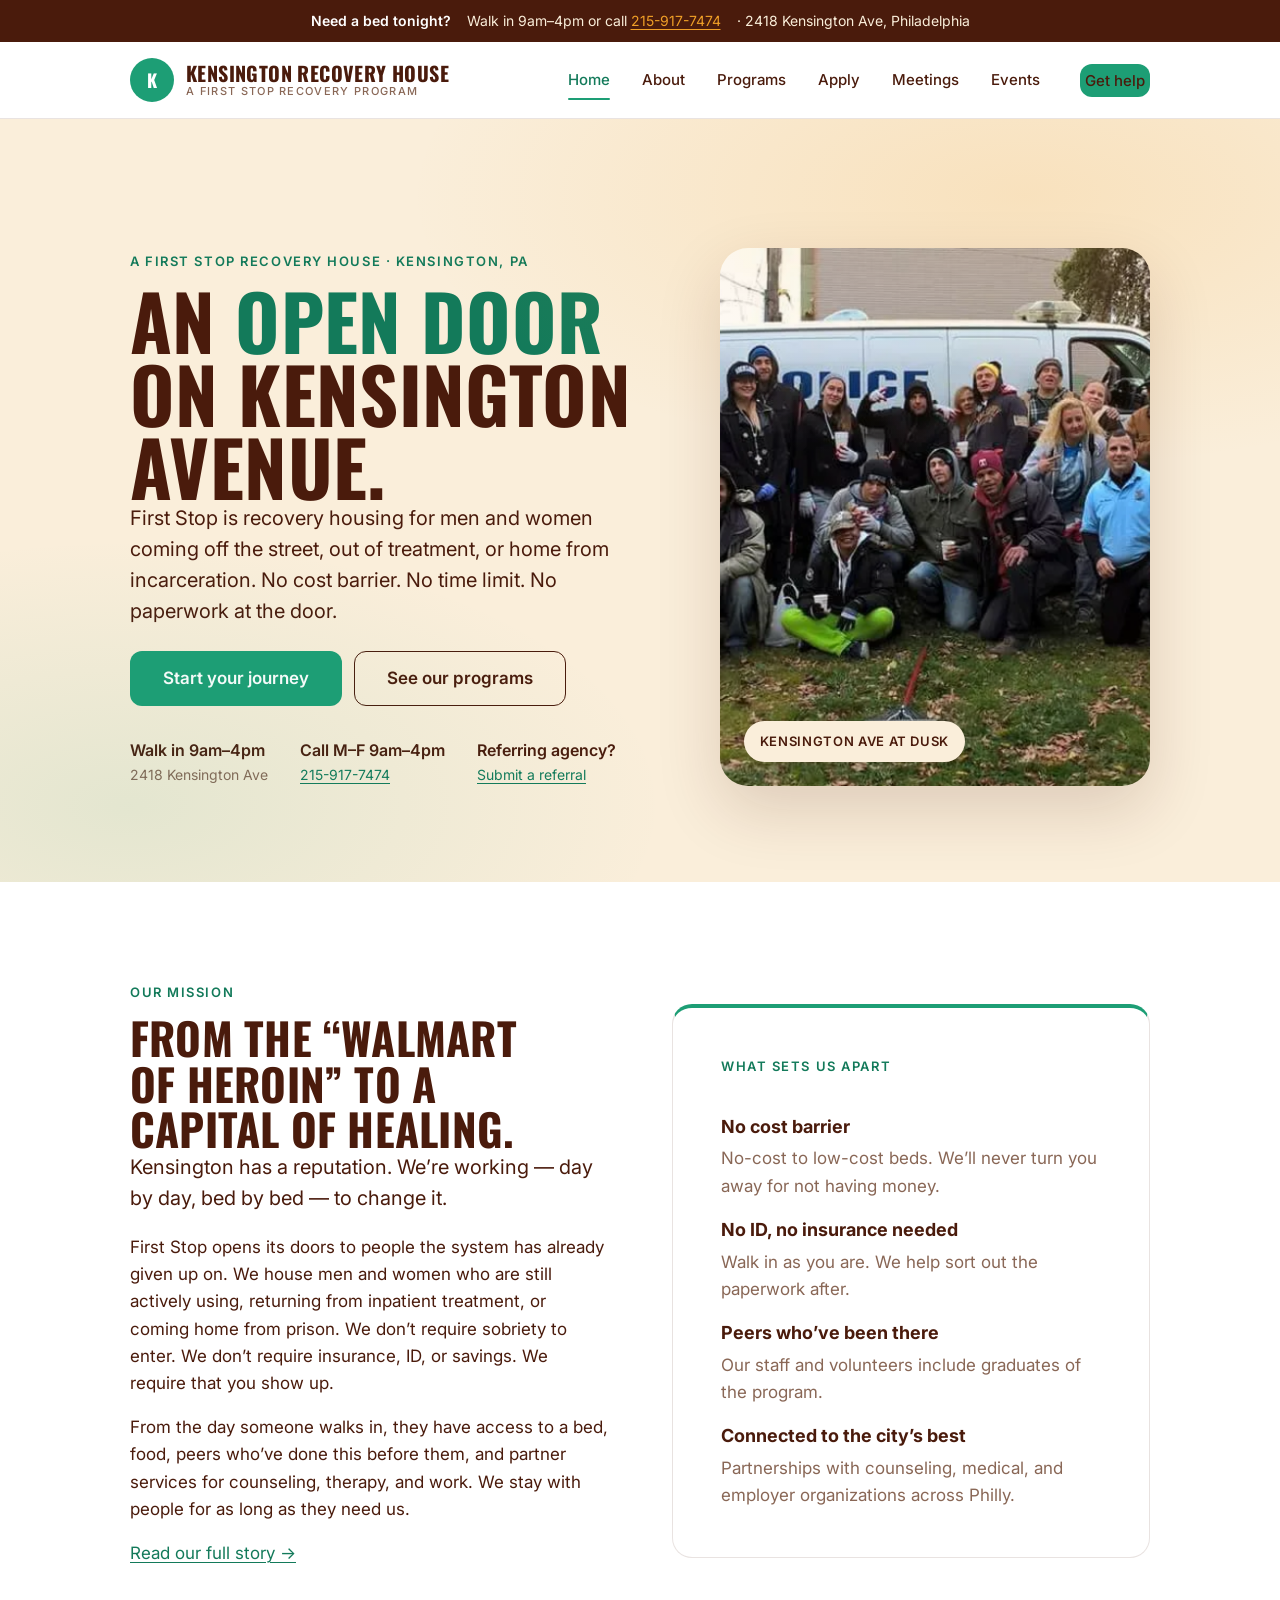
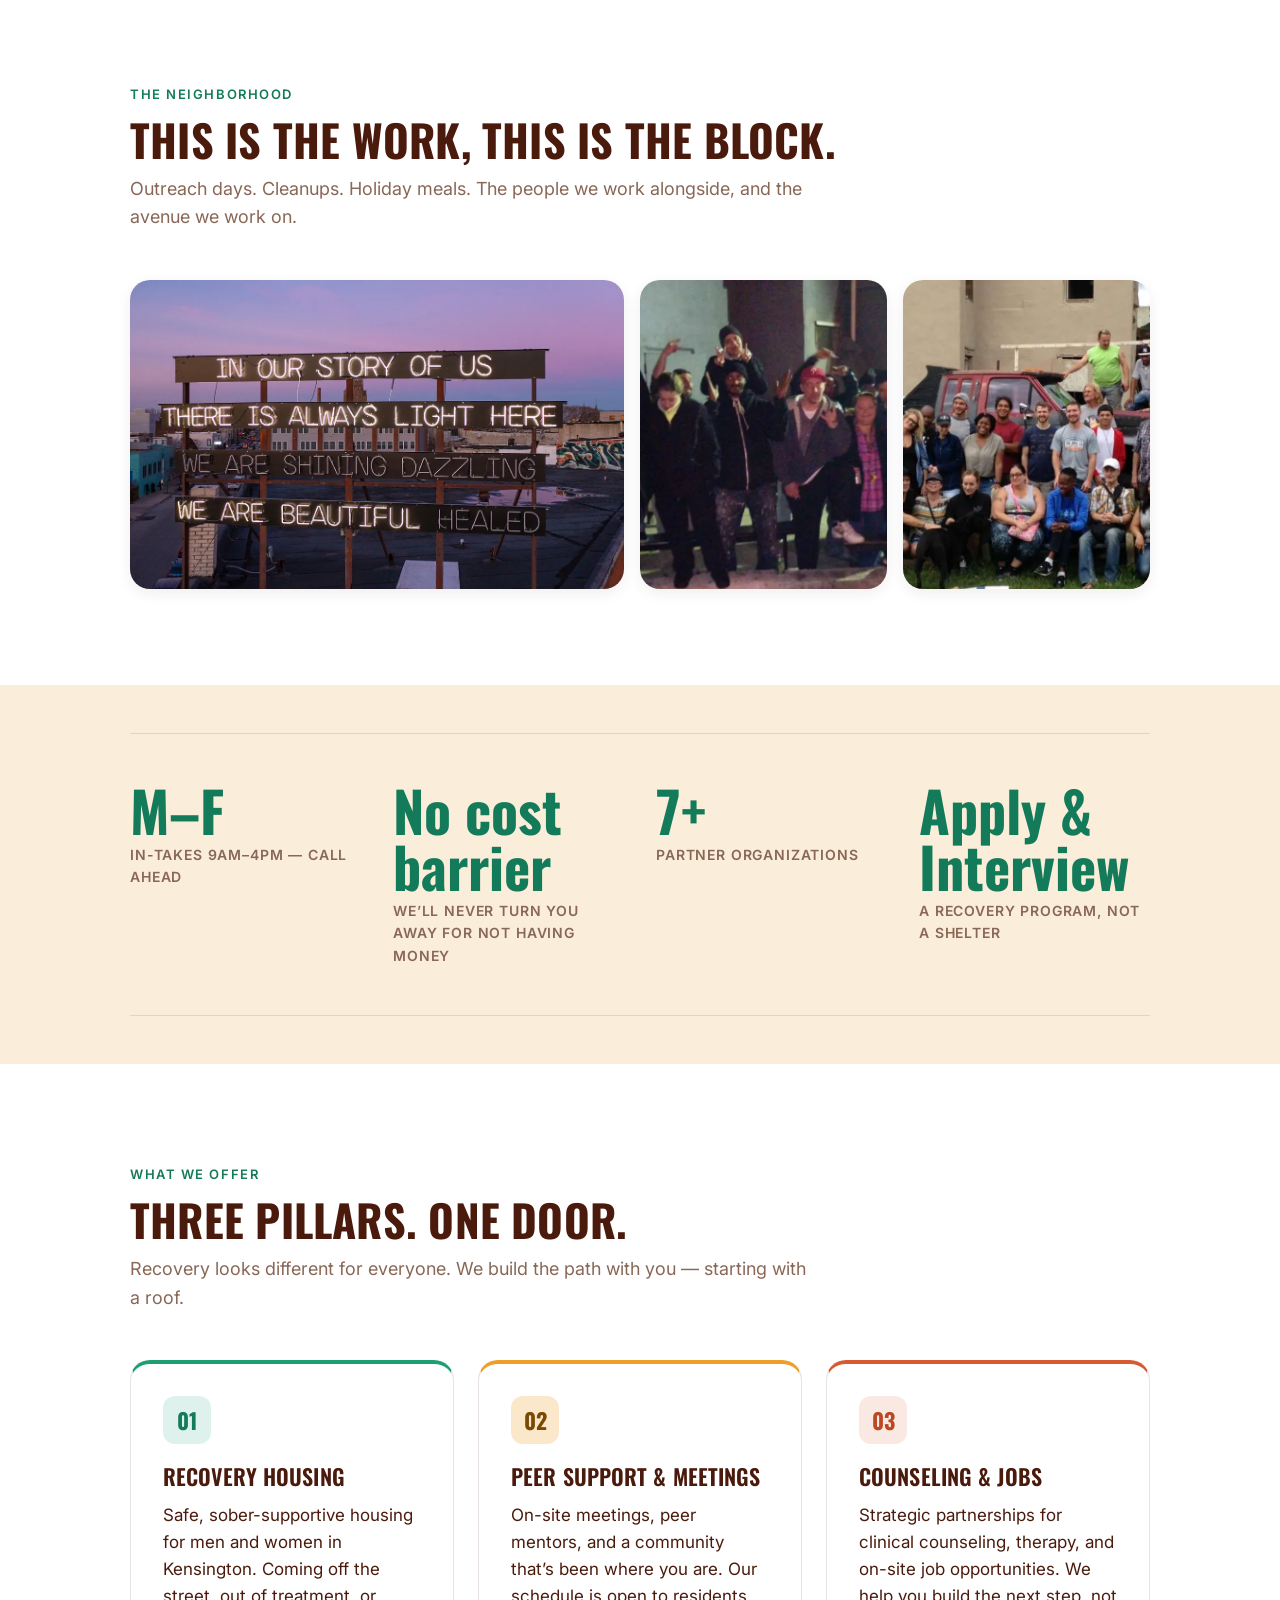
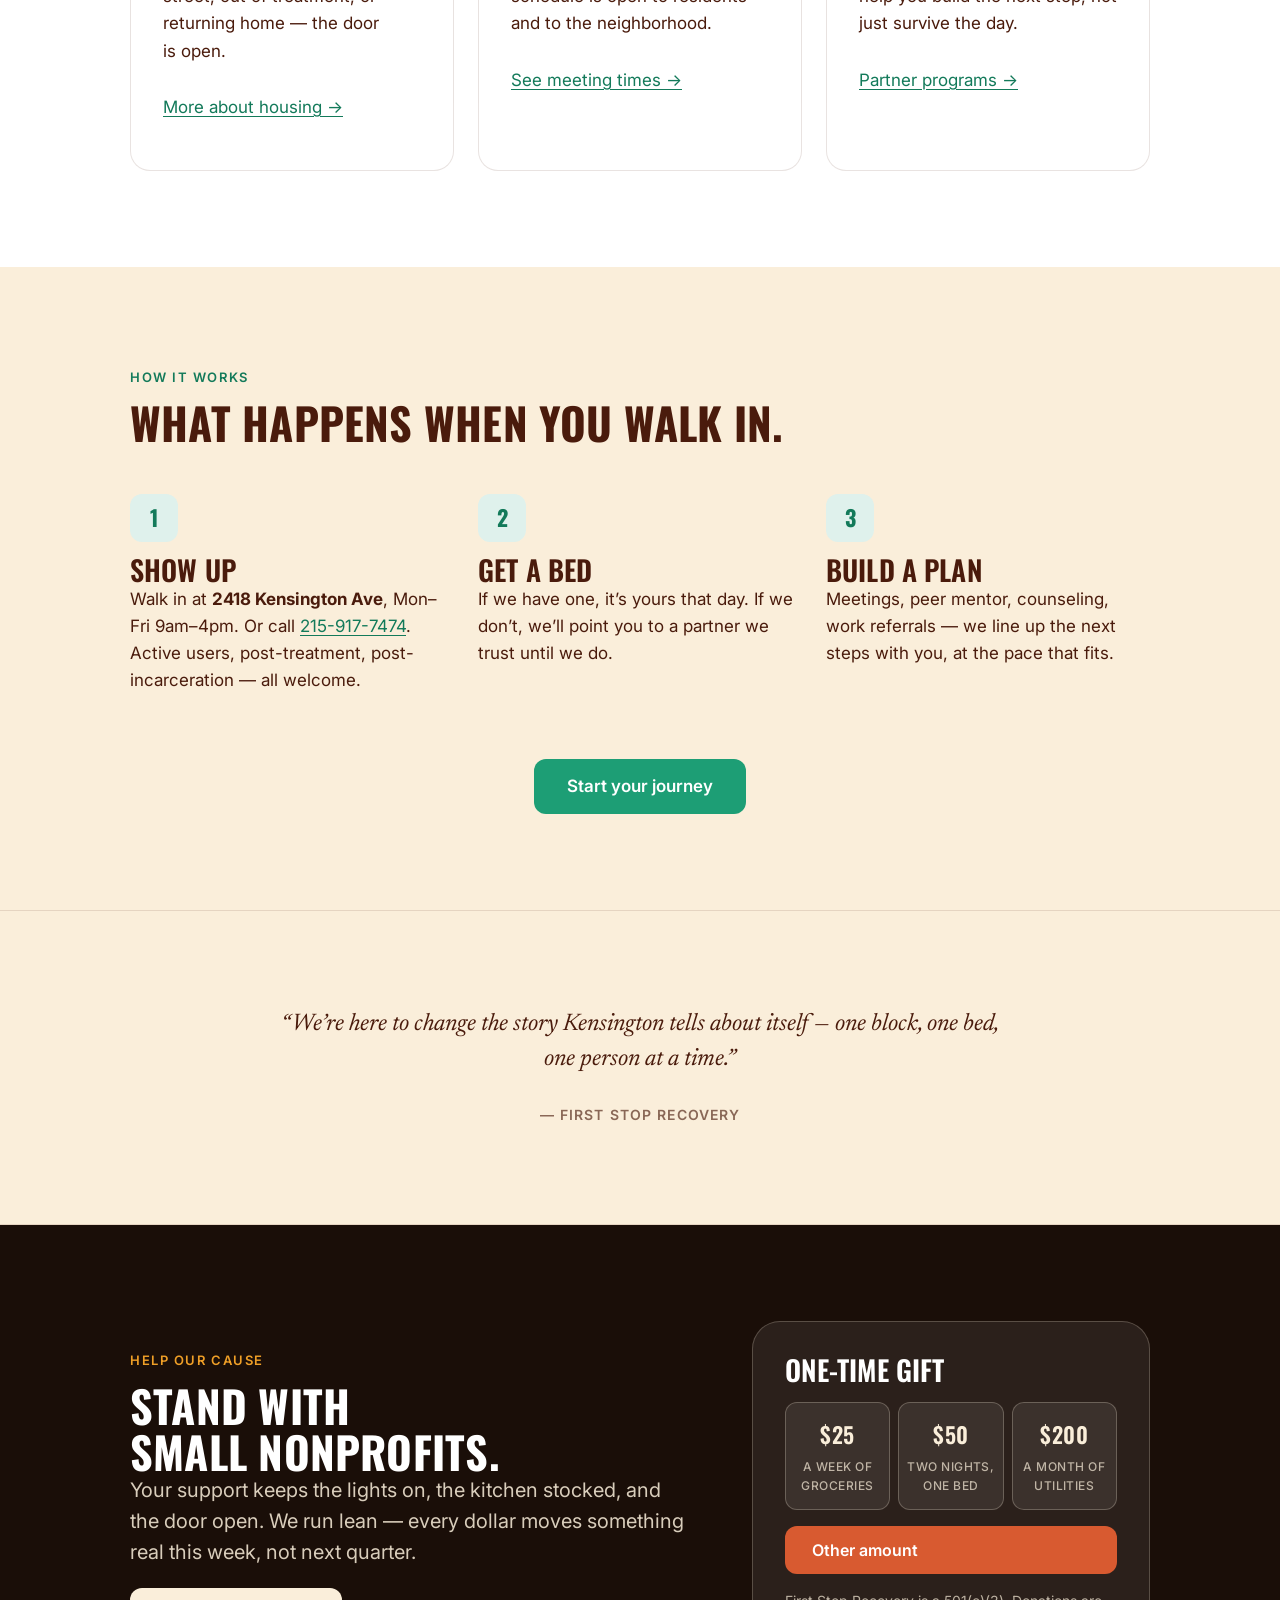
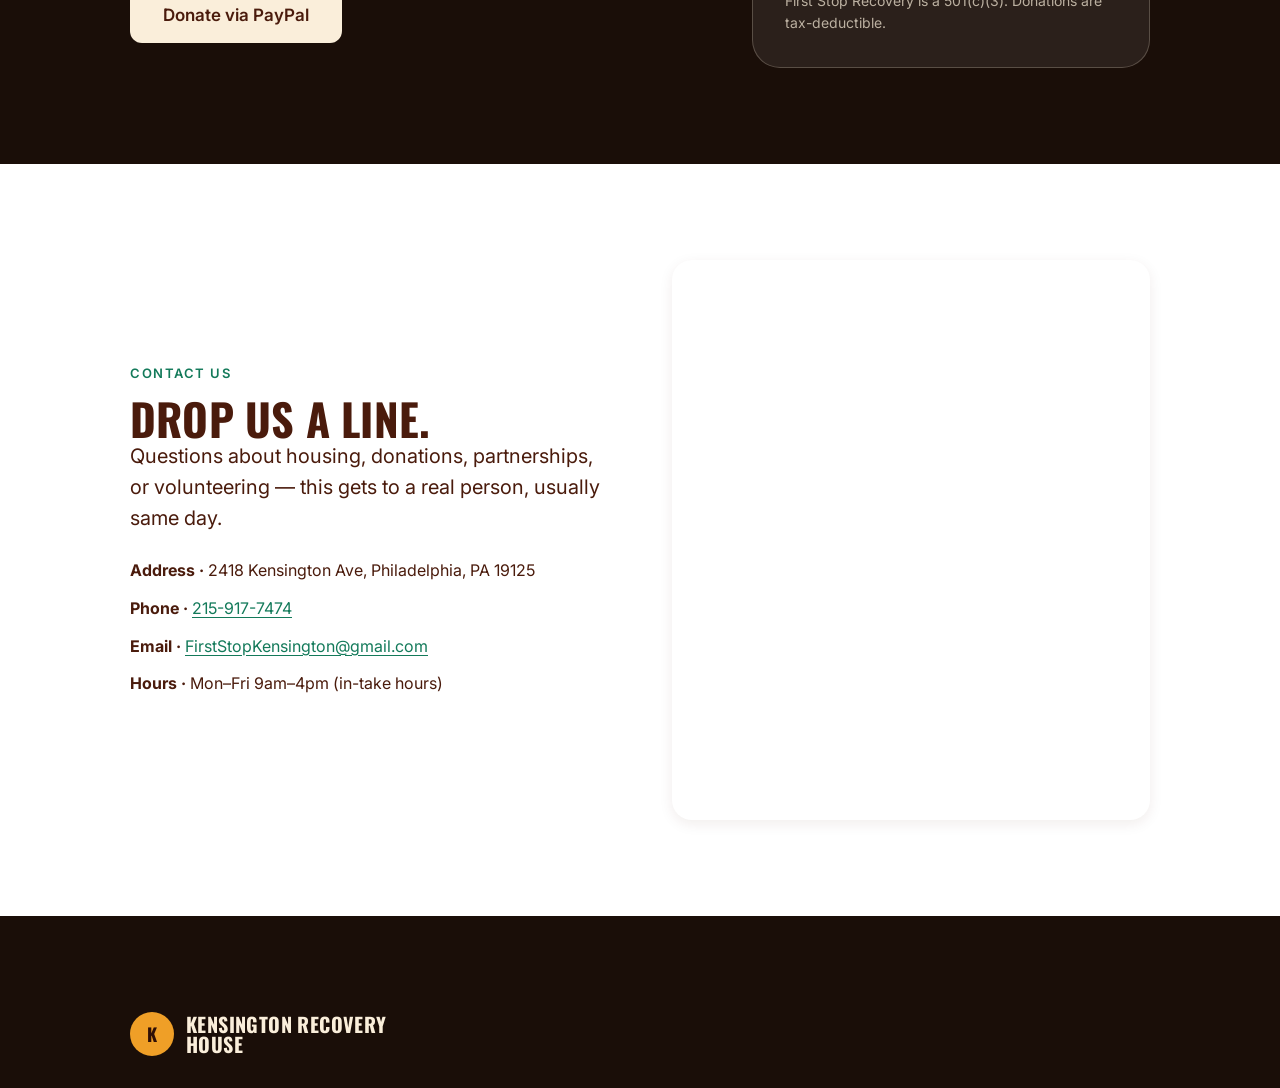
<file: index.html>
<!doctype html>
<html lang="en">
<head>
  <meta charset="utf-8" />
  <meta name="viewport" content="width=device-width, initial-scale=1" />
  <title>Kensington Recovery House — First Stop Recovery</title>
  <meta name="description" content="A no-cost to low-cost recovery house in Kensington, Philadelphia. Housing, peer support, and a path forward — regardless of resources, ID, or insurance." />
  <meta name="theme-color" content="#1A0E08" />
  <!-- Canonical -->
  <link rel="canonical" href="https://kensingtonrecoveryhouse.org/" />

  <!-- Open Graph -->
  <meta property="og:type" content="website" />
  <meta property="og:site_name" content="Kensington Recovery House" />
  <meta property="og:title" content="Kensington Recovery House — First Stop Recovery" />
  <meta property="og:description" content="A no-cost to low-cost recovery house in Kensington, Philadelphia. Housing, peer support, and a path forward — no ID, insurance, or money required." />
  <meta property="og:url" content="https://kensingtonrecoveryhouse.org/" />
  <meta property="og:image" content="https://kensingtonrecoveryhouse.org/photos/kensington-light-night.png" />
  <meta property="og:image:alt" content="Kensington Avenue at night with a neon sign reading 'We are beautiful, healed.'" />
  <meta property="og:locale" content="en_US" />

  <!-- Twitter / X Card -->
  <meta name="twitter:card" content="summary_large_image" />
  <meta name="twitter:title" content="Kensington Recovery House — First Stop Recovery" />
  <meta name="twitter:description" content="A no-cost to low-cost recovery house in Kensington, Philadelphia. No ID, insurance, or money required." />
  <meta name="twitter:image" content="https://kensingtonrecoveryhouse.org/photos/kensington-light-night.png" />

  <!-- JSON-LD: LocalBusiness + NonprofitOrganization -->
  <script type="application/ld+json">
  {
    "@context": "https://schema.org",
    "@graph": [
      {
        "@type": ["LocalBusiness", "NGO"],
        "@id": "https://kensingtonrecoveryhouse.org/#organization",
        "name": "Kensington Recovery House",
        "alternateName": "First Stop Recovery",
        "description": "A no-cost to low-cost recovery house offering housing, peer support, counseling partnerships, and job pathways in Kensington, Philadelphia.",
        "url": "https://kensingtonrecoveryhouse.org",
        "telephone": "+12159177474",
        "email": "FirstStopKensington@gmail.com",
        "address": {
          "@type": "PostalAddress",
          "streetAddress": "2418 Kensington Ave",
          "addressLocality": "Philadelphia",
          "addressRegion": "PA",
          "postalCode": "19125",
          "addressCountry": "US"
        },
        "geo": {
          "@type": "GeoCoordinates",
          "latitude": 39.9886,
          "longitude": -75.1339
        },
        "openingHoursSpecification": [
          {
            "@type": "OpeningHoursSpecification",
            "dayOfWeek": ["Monday","Tuesday","Wednesday","Thursday","Friday"],
            "opens": "09:00",
            "closes": "16:00"
          }
        ],
        "sameAs": [
          "https://www.facebook.com/firststoprecovery/"
        ],
        "image": "https://kensingtonrecoveryhouse.org/photos/kensington-light-night.png",
        "priceRange": "Free",
        "hasMap": "https://maps.google.com/?q=2418+Kensington+Ave+Philadelphia+PA+19125",
        "serviceType": ["Recovery Housing", "Peer Support", "Substance Use Recovery", "Re-entry Services"],
        "areaServed": {
          "@type": "City",
          "name": "Philadelphia"
        },
        "nonprofitStatus": "Nonprofit501c3"
      },
      {
        "@type": "WebSite",
        "@id": "https://kensingtonrecoveryhouse.org/#website",
        "url": "https://kensingtonrecoveryhouse.org",
        "name": "Kensington Recovery House",
        "publisher": {
          "@id": "https://kensingtonrecoveryhouse.org/#organization"
        }
      }
    ]
  }
  </script>

  <link rel="stylesheet" href="styles.css" />
  <link rel="icon" type="image/svg+xml" href="favicon.svg" />
</head>
<body>
  <a class="skip" href="#main">Skip to content</a>

  <!-- ============ URGENT STRIP ============ -->
  <div class="urgent-strip">
    <strong>Need a bed tonight?</strong>
    <span>Walk in 9am&ndash;4pm or call <a href="tel:2159177474">215-917-7474</a></span>
    <span>&middot; 2418 Kensington Ave, Philadelphia</span>
  </div>

  <!-- ============ HEADER ============ -->
  <header class="site-header">
    <div class="site-header-inner">
      <a class="brand" href="index.html" aria-label="Kensington Recovery House home">
        <span class="brand-mark" aria-hidden="true">K</span>
        <span class="brand-words">
          Kensington Recovery House
          <span class="sub">A First Stop Recovery program</span>
        </span>
      </a>
      <button class="nav-toggle" aria-label="Open menu" aria-expanded="false" id="navToggle">
        <span></span>
      </button>
      <nav class="nav" id="nav">
        <a href="index.html" class="is-active">Home</a>
        <a href="about.html">About</a>
        <a href="programs.html">Programs</a>
        <a href="start-your-journey.html">Apply</a>
        <a href="meeting-times.html">Meetings</a>
        <a href="events.html">Events</a>
        <a class="btn btn-primary nav-cta" href="start-your-journey.html">Get help</a>
      </nav>
    </div>
  </header>

  <main id="main">

    <!-- ============ HERO ============ -->
    <section class="hero">
      <div class="container hero-inner">
        <div>
          <span class="eyebrow">A First Stop Recovery House &middot; Kensington, PA</span>
          <h1>An <span class="accent">open door</span> on Kensington Avenue.</h1>
          <p class="lead">First Stop is recovery housing for men and women coming off the street, out of treatment, or home from incarceration. No cost barrier. No time limit. No paperwork at the door.</p>
          <div class="hero-ctas">
            <a class="btn btn-primary btn-lg" href="start-your-journey.html">Start your journey</a>
            <a class="btn btn-secondary btn-lg" href="programs.html">See our programs</a>
          </div>
          <div class="hero-meta">
            <div>
              <strong>Walk in 9am&ndash;4pm</strong>
              2418 Kensington Ave
            </div>
            <div>
              <strong>Call M&ndash;F 9am&ndash;4pm</strong>
              <a href="tel:2159177474">215-917-7474</a>
            </div>
            <div>
              <strong>Referring agency?</strong>
              <a href="start-your-journey.html">Submit a referral</a>
            </div>
          </div>
        </div>
        <div class="hero-photo" style="background-image: url('photos/kensington-light.png'); background-size: cover; background-position: center;" role="img" aria-label="Neon installation over Kensington Avenue: 'In our story of us, there is always light here. We are shining, dazzling. We are beautiful, healed.'">
          <span class="photo-tag">Kensington Ave at dusk</span>
        </div>
      </div>
    </section>

    <!-- ============ MISSION ============ -->
    <section class="bg-paper">
      <div class="container">
        <div class="split">
          <div>
            <span class="eyebrow">Our mission</span>
            <h2>From the &ldquo;Walmart of Heroin&rdquo; to a capital of healing.</h2>
            <p class="lead">Kensington has a reputation. We&rsquo;re working &mdash; day by day, bed by bed &mdash; to change it.</p>
            <p>First Stop opens its doors to people the system has already given up on. We house men and women who are still actively using, returning from inpatient treatment, or coming home from prison. We don&rsquo;t require sobriety to enter. We don&rsquo;t require insurance, ID, or savings. We require that you show up.</p>
            <p>From the day someone walks in, they have access to a bed, food, peers who&rsquo;ve done this before them, and partner services for counseling, therapy, and work. We stay with people for as long as they need us.</p>
            <p><a href="about.html">Read our full story &rarr;</a></p>
          </div>
          <div class="card card-accent" style="padding: var(--space-7);">
            <span class="eyebrow">What sets us apart</span>
            <ul style="list-style: none; padding: 0; margin: var(--space-3) 0 0; display: flex; flex-direction: column; gap: var(--space-4);">
              <li><strong style="display:block;font-size:18px;margin-bottom:4px;">No cost barrier</strong><span style="color:var(--fg-muted);">No-cost to low-cost beds. We&rsquo;ll never turn you away for not having money.</span></li>
              <li><strong style="display:block;font-size:18px;margin-bottom:4px;">No ID, no insurance needed</strong><span style="color:var(--fg-muted);">Walk in as you are. We help sort out the paperwork after.</span></li>
              <li><strong style="display:block;font-size:18px;margin-bottom:4px;">Peers who&rsquo;ve been there</strong><span style="color:var(--fg-muted);">Our staff and volunteers include graduates of the program.</span></li>
              <li><strong style="display:block;font-size:18px;margin-bottom:4px;">Connected to the city&rsquo;s best</strong><span style="color:var(--fg-muted);">Partnerships with counseling, medical, and employer organizations across Philly.</span></li>
            </ul>
          </div>
        </div>
      </div>
    </section>

    <!-- ============ COMMUNITY PHOTOS ============ -->
    <section class="bg-paper" style="padding-top: 0;">
      <div class="container">
        <div class="section-head">
          <span class="eyebrow">The neighborhood</span>
          <h2>This is the work, this is the block.</h2>
          <p>Outreach days. Cleanups. Holiday meals. The people we work alongside, and the avenue we work on.</p>
        </div>
        <div class="photo-strip">
          <div style="aspect-ratio: 16/10; background-image: url('photos/community-day.png'); background-size: cover; background-position: center; border-radius: var(--radius-lg); box-shadow: var(--shadow-md);" role="img" aria-label="First Stop crew with neighbors and police outreach team on a Kensington community day"></div>
          <div style="aspect-ratio: 4/5; background-image: url('photos/group-outdoor.png'); background-size: cover; background-position: center; border-radius: var(--radius-lg); box-shadow: var(--shadow-md);" role="img" aria-label="Group portrait outside the house"></div>
          <div style="aspect-ratio: 4/5; background-image: url('photos/group-night.png'); background-size: cover; background-position: center; border-radius: var(--radius-lg); box-shadow: var(--shadow-md);" role="img" aria-label="First Stop crew at an evening gathering"></div>
        </div>
      </div>
    </section>

    <!-- ============ STATS ============ -->
    <section class="bg-cream" style="padding: var(--space-7) 0;">
      <div class="container">
        <div class="stats">
          <div class="stat"><div class="num">M&ndash;F</div><div class="label">In-takes 9am&ndash;4pm &mdash; call ahead</div></div>
          <div class="stat"><div class="num">No cost barrier</div><div class="label">We&rsquo;ll never turn you away for not having money</div></div>
          <div class="stat"><div class="num">7+</div><div class="label">Partner organizations</div></div>
          <div class="stat"><div class="num">Apply &amp; Interview</div><div class="label">A recovery program, not a shelter</div></div>
        </div>
      </div>
    </section>

    <!-- ============ PROGRAM PILLARS ============ -->
    <section class="bg-paper">
      <div class="container">
        <div class="section-head">
          <span class="eyebrow">What we offer</span>
          <h2>Three pillars. One door.</h2>
          <p>Recovery looks different for everyone. We build the path with you &mdash; starting with a roof.</p>
        </div>
        <div class="grid-3">
          <div class="card card-accent">
            <div class="card-icon" aria-hidden="true">01</div>
            <h3>Recovery housing</h3>
            <p>Safe, sober-supportive housing for men and women in Kensington. Coming off the street, out of treatment, or returning home &mdash; the door is open.</p>
            <p><a href="programs.html#housing">More about housing &rarr;</a></p>
          </div>
          <div class="card card-accent gold">
            <div class="card-icon gold" aria-hidden="true">02</div>
            <h3>Peer support & meetings</h3>
            <p>On-site meetings, peer mentors, and a community that&rsquo;s been where you are. Our schedule is open to residents and to the neighborhood.</p>
            <p><a href="meeting-times.html">See meeting times &rarr;</a></p>
          </div>
          <div class="card card-accent red">
            <div class="card-icon red" aria-hidden="true">03</div>
            <h3>Counseling & jobs</h3>
            <p>Strategic partnerships for clinical counseling, therapy, and on-site job opportunities. We help you build the next step, not just survive the day.</p>
            <p><a href="programs.html#partners">Partner programs &rarr;</a></p>
          </div>
        </div>
      </div>
    </section>

    <!-- ============ HOW IT WORKS ============ -->
    <section class="bg-cream">
      <div class="container">
        <div class="section-head">
          <span class="eyebrow">How it works</span>
          <h2>What happens when you walk in.</h2>
        </div>
        <div class="grid-3">
          <div>
            <div class="card-icon" style="margin-bottom: var(--space-3);">1</div>
            <h3>Show up</h3>
            <p>Walk in at <strong>2418 Kensington Ave</strong>, Mon&ndash;Fri 9am&ndash;4pm. Or call <a href="tel:2159177474">215-917-7474</a>. Active users, post-treatment, post-incarceration &mdash; all welcome.</p>
          </div>
          <div>
            <div class="card-icon" style="margin-bottom: var(--space-3);">2</div>
            <h3>Get a bed</h3>
            <p>If we have one, it&rsquo;s yours that day. If we don&rsquo;t, we&rsquo;ll point you to a partner we trust until we do.</p>
          </div>
          <div>
            <div class="card-icon" style="margin-bottom: var(--space-3);">3</div>
            <h3>Build a plan</h3>
            <p>Meetings, peer mentor, counseling, work referrals &mdash; we line up the next steps with you, at the pace that fits.</p>
          </div>
        </div>
        <div style="text-align: center; margin-top: var(--space-7);">
          <a class="btn btn-primary btn-lg" href="start-your-journey.html">Start your journey</a>
        </div>
      </div>
    </section>

    <!-- ============ TESTIMONIAL ============ -->
    <section class="callout">
      <div class="container">
        <p class="quote">&ldquo;We&rsquo;re here to change the story Kensington tells about itself &mdash; one block, one bed, one person at a time.&rdquo;</p>
        <cite>&mdash; First Stop Recovery</cite>
      </div>
    </section>

    <!-- ============ DONATE / CTA ============ -->
    <section class="cta-band">
      <div class="container">
        <div>
          <span class="eyebrow" style="color: var(--gold);">Help our cause</span>
          <h2>Stand with small nonprofits.</h2>
          <p class="lead" style="color: color-mix(in srgb, var(--cream) 85%, transparent); max-width: 50ch;">Your support keeps the lights on, the kitchen stocked, and the door open. We run lean &mdash; every dollar moves something real this week, not next quarter.</p>
          <a class="btn btn-on-dark btn-lg" href="https://www.paypal.com/donate" target="_blank" rel="noopener">Donate via PayPal</a>
        </div>
        <div class="donate-card">
          <h3 style="color: #fff;">One-time gift</h3>
          <div class="donate-row">
            <a class="donate-amount" href="https://www.paypal.com/donate" target="_blank" rel="noopener">$25 <span class="note">A week of groceries</span></a>
            <a class="donate-amount" href="https://www.paypal.com/donate" target="_blank" rel="noopener">$50 <span class="note">Two nights, one bed</span></a>
            <a class="donate-amount" href="https://www.paypal.com/donate" target="_blank" rel="noopener">$200 <span class="note">A month of utilities</span></a>
          </div>
          <a class="btn btn-red" href="https://www.paypal.com/donate" target="_blank" rel="noopener">Other amount</a>
          <small style="color: color-mix(in srgb, var(--cream) 70%, transparent);">First Stop Recovery is a 501(c)(3). Donations are tax-deductible.</small>
        </div>
      </div>
    </section>

    <!-- ============ CONTACT / NEWSLETTER ============ -->
    <section id="contact" class="bg-paper">
      <div class="container">
        <div class="split">
          <div>
            <span class="eyebrow">Contact us</span>
            <h2>Drop us a line.</h2>
            <p class="lead">Questions about housing, donations, partnerships, or volunteering &mdash; this gets to a real person, usually same day.</p>
            <ul style="list-style: none; padding: 0; margin: var(--space-5) 0; display: flex; flex-direction: column; gap: var(--space-3); font-size: 16px;">
              <li><strong>Address &middot;</strong> 2418 Kensington Ave, Philadelphia, PA 19125</li>
              <li><strong>Phone &middot;</strong> <a href="tel:2159177474">215-917-7474</a></li>
              <li><strong>Email &middot;</strong> <a href="mailto:FirstStopKensington@gmail.com">FirstStopKensington@gmail.com</a></li>
              <li><strong>Hours &middot;</strong> Mon&ndash;Fri 9am&ndash;4pm (in-take hours)</li>
            </ul>
          </div>
          <div>
            <!-- GHL_FORM: Contact -->
            <div class="ghl-form" style="background: var(--paper); border-radius: var(--radius-lg); box-shadow: var(--shadow-md); overflow: hidden; min-height: 560px;">
              <iframe
                src="https://links.shogunwebforge.com/widget/form/BGPe7L6EUz4AIrWFCkYi"
                style="width:100%;height:560px;border:none;display:block;"
                id="inline-BGPe7L6EUz4AIrWFCkYi"
                data-layout="{'id':'INLINE'}"
                data-trigger-type="alwaysShow"
                data-trigger-value=""
                data-activation-type="alwaysActivated"
                data-activation-value=""
                data-deactivation-type="neverDeactivate"
                data-deactivation-value=""
                data-form-name="Contact Us"
                data-height="531"
                data-layout-iframe-id="inline-BGPe7L6EUz4AIrWFCkYi"
                data-form-id="BGPe7L6EUz4AIrWFCkYi"
                title="Contact Us">
              </iframe>
            </div>
            <script src="https://links.shogunwebforge.com/js/form_embed.js"></script>
            <!-- /GHL_FORM -->
          </div>
        </div>
      </div>
    </section>

  </main>

  <!-- ============ FOOTER ============ -->
  <footer class="site-footer">
    <div class="container">
      <div class="footer-grid">
        <div class="footer-brand">
          <a class="brand" href="index.html" style="color: var(--cream);">
            <span class="brand-mark" aria-hidden="true">K</span>
            <span class="brand-words">
              Kensington Recovery House
              <span class="sub" style="color: color-mix(in srgb, var(--cream) 60%,
</file>
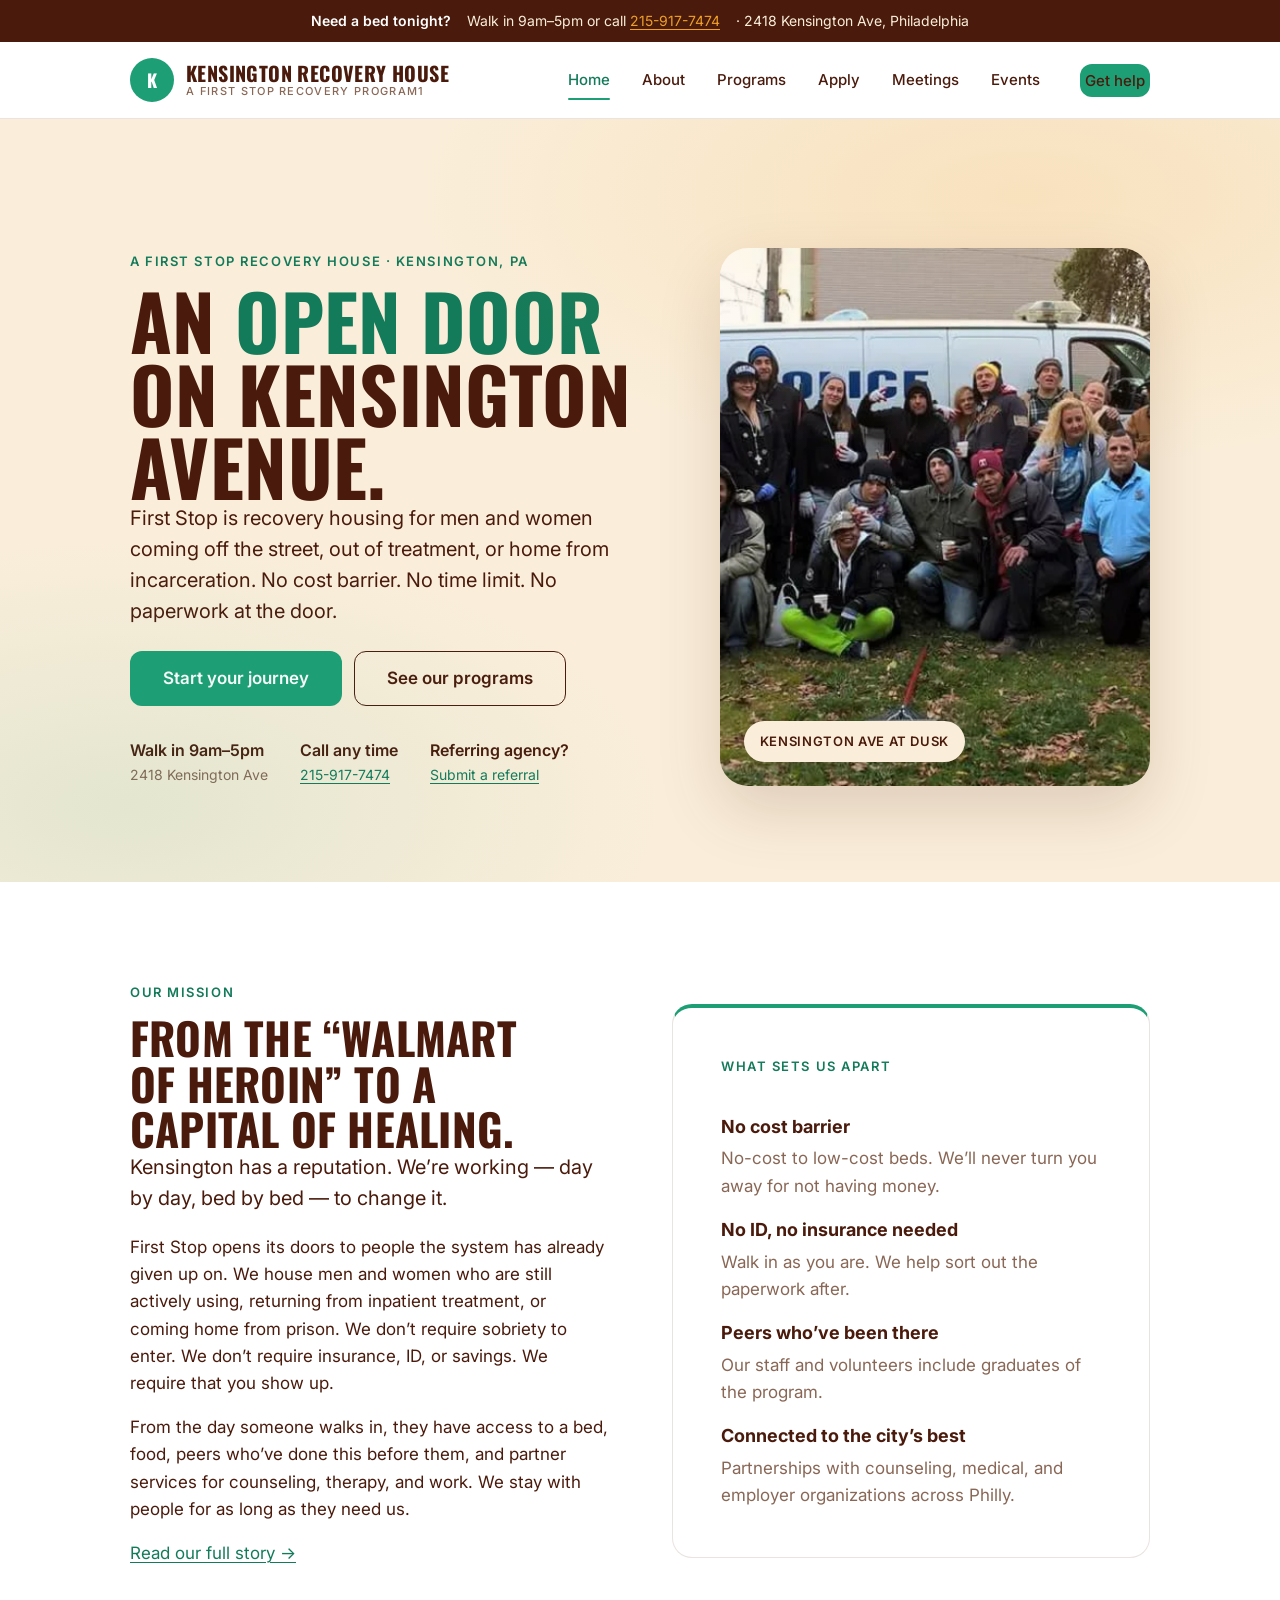
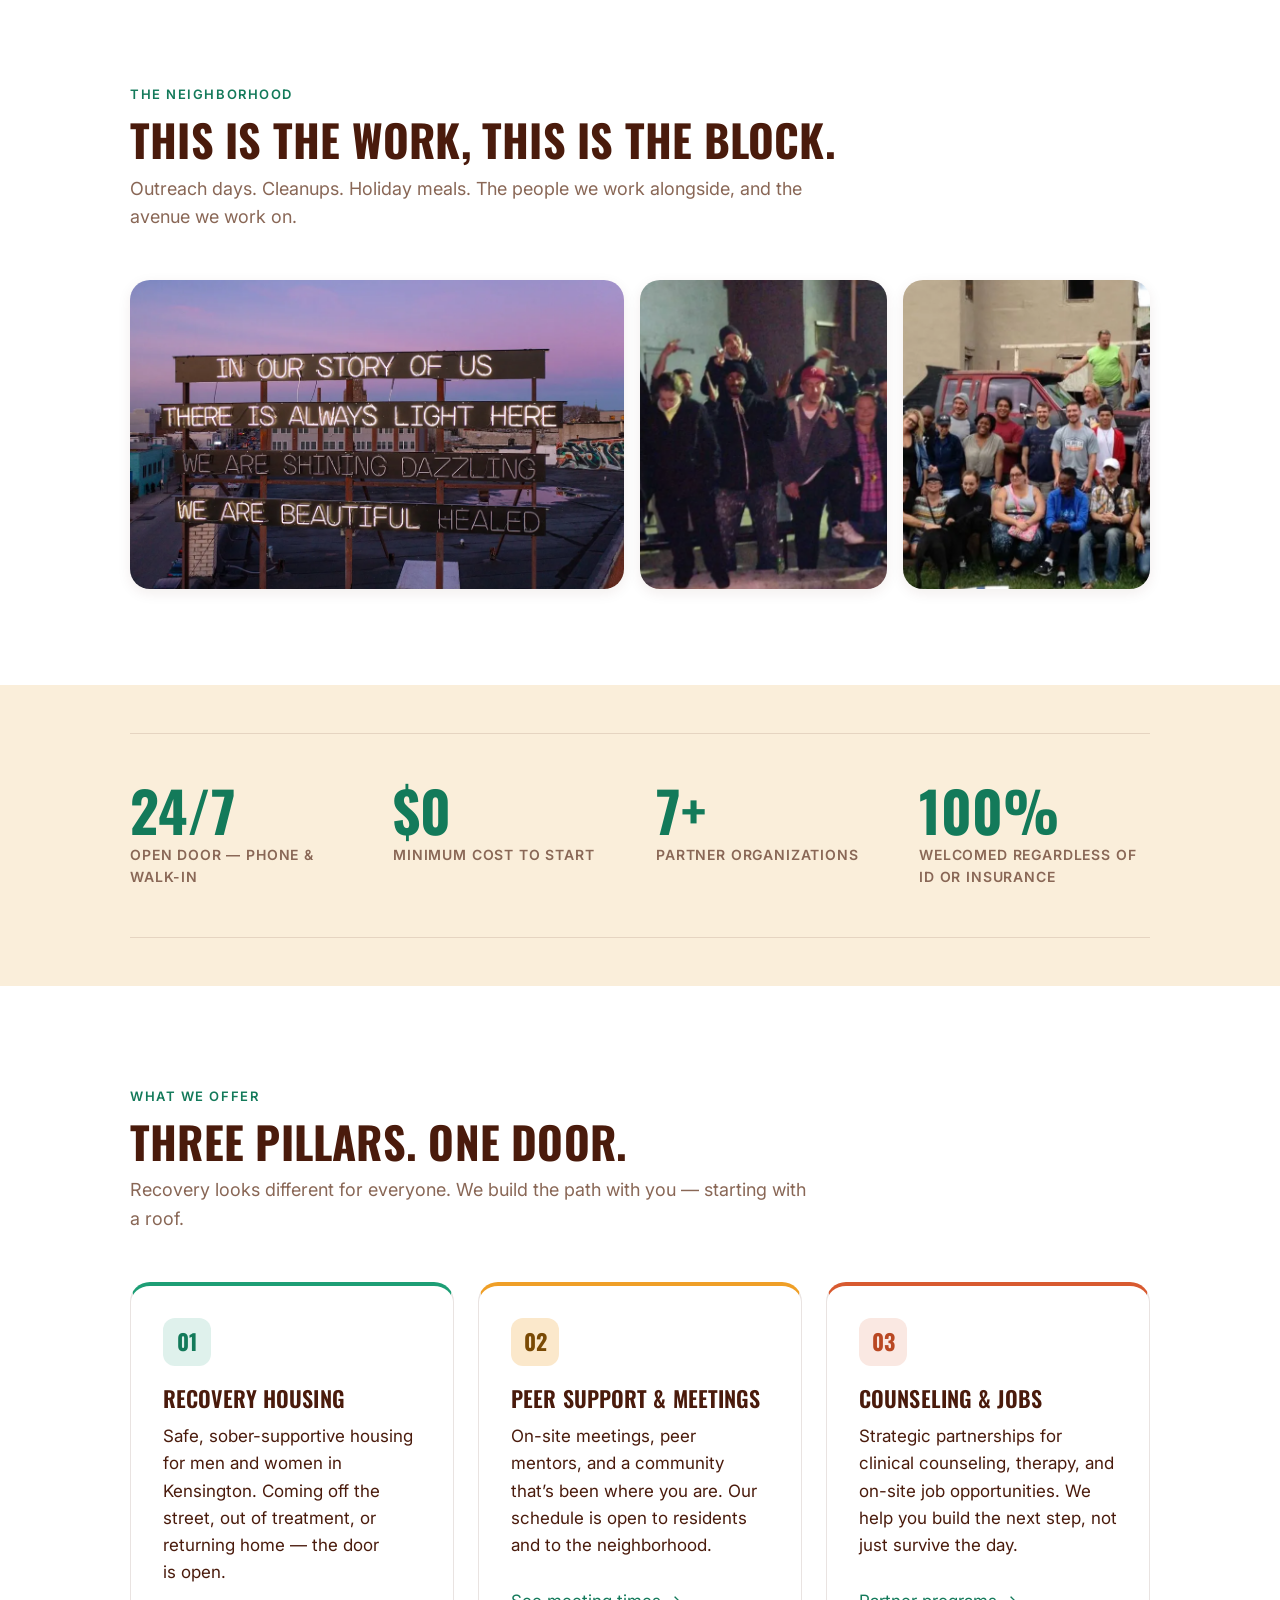
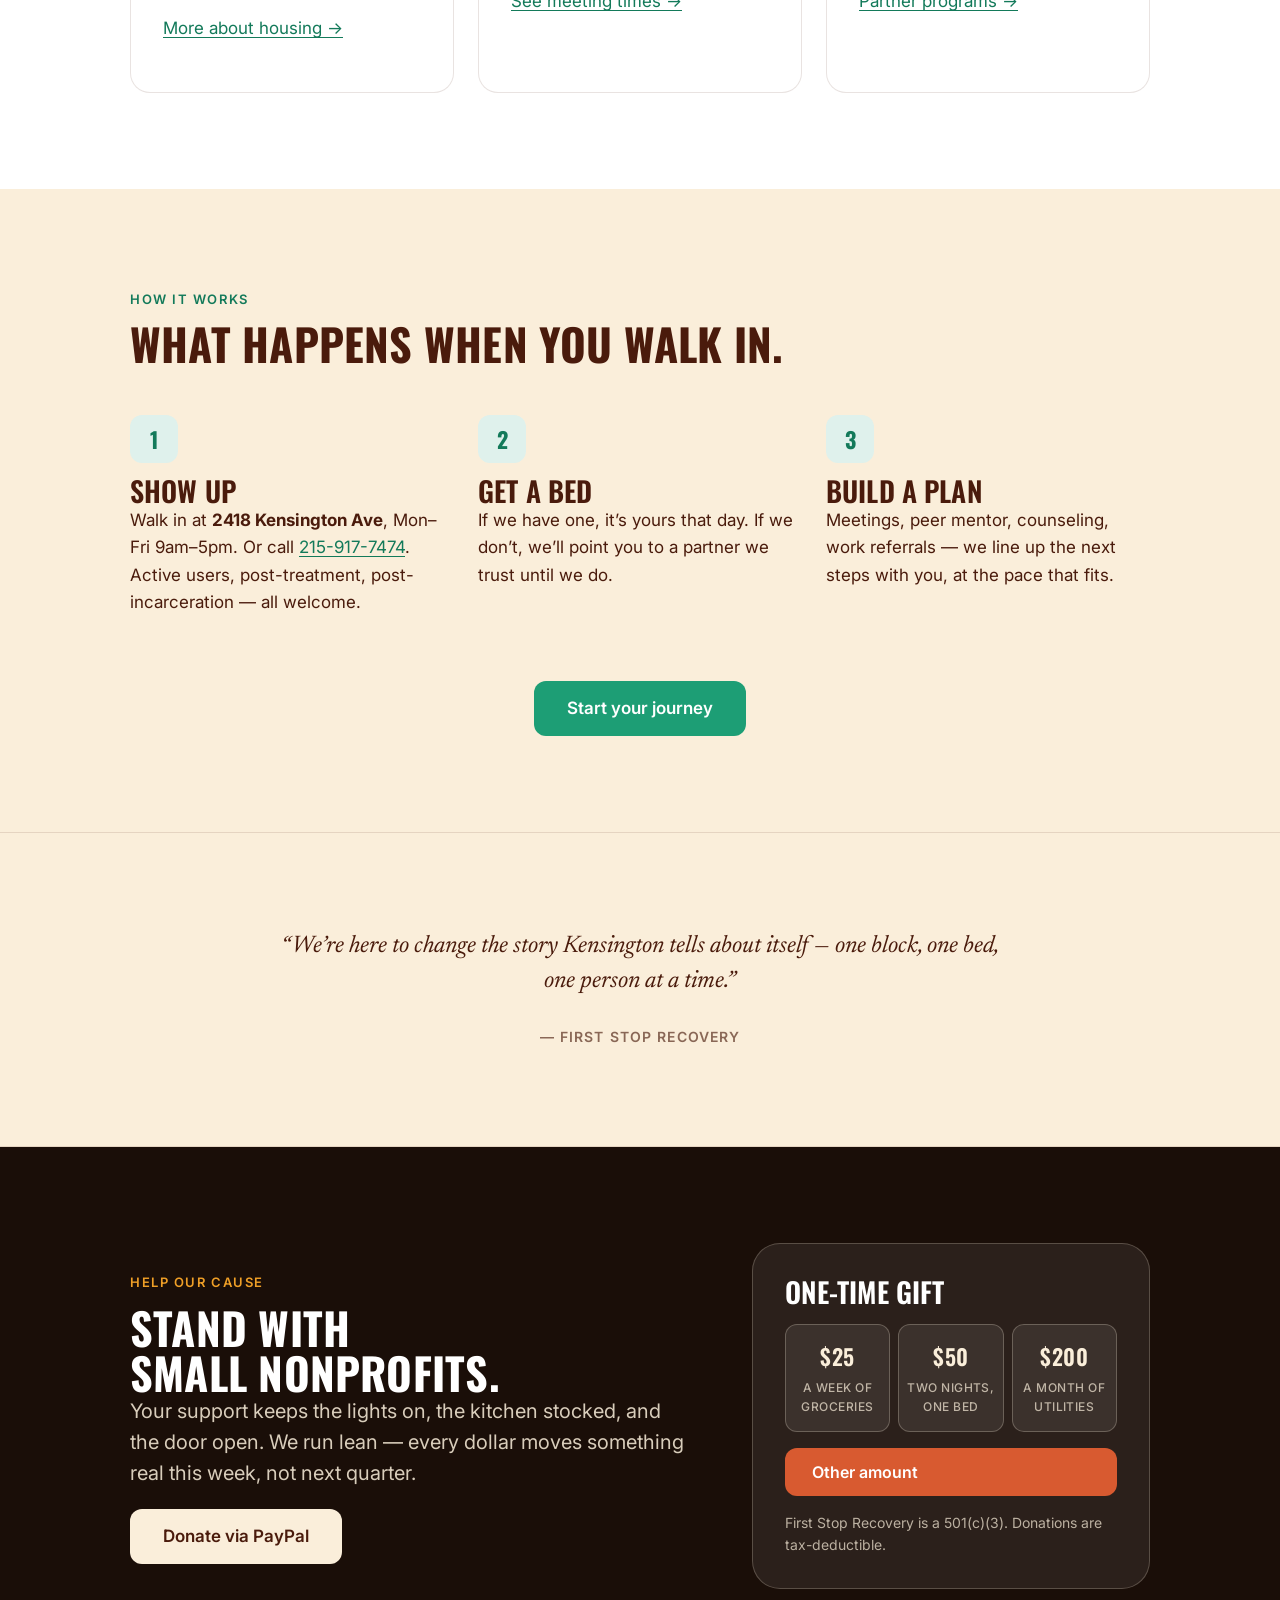
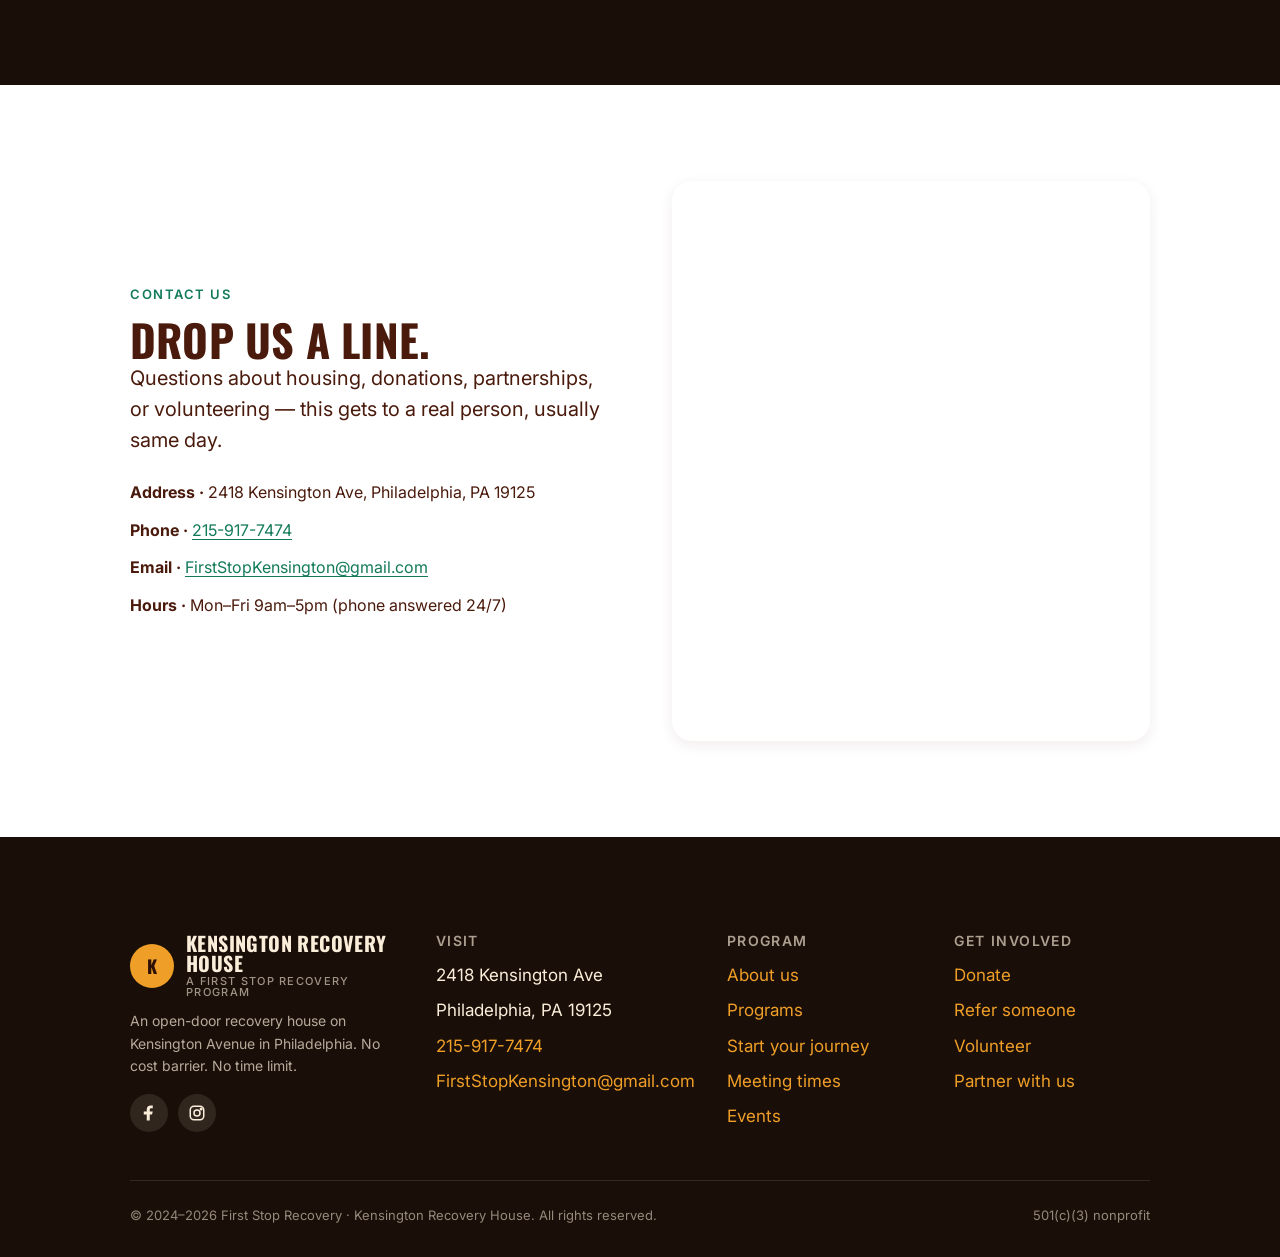
<file: project/index.html>
<!doctype html>
<html lang="en">
<head>
  <meta charset="utf-8" />
  <meta name="viewport" content="width=device-width, initial-scale=1" />
  <title>Kensington Recovery House — First Stop Recovery</title>
  <meta name="description" content="A no-cost to low-cost recovery house in Kensington, Philadelphia. Housing, peer support, and a path forward — regardless of resources, ID, or insurance." />
  <meta name="theme-color" content="#1A0E08" />
  <meta property="og:title" content="Kensington Recovery House" />
  <meta property="og:description" content="Recovery housing in Kensington. Open door, no cost barrier, no time limit." />
  <meta property="og:type" content="website" />
  <link rel="stylesheet" href="styles.css" />
  <link rel="icon" type="image/svg+xml" href="favicon.svg" />
</head>
<body data-screen-label="Home">
  <a class="skip" href="#main">Skip to content</a>

  <!-- ============ URGENT STRIP ============ -->
  <div class="urgent-strip">
    <strong>Need a bed tonight?</strong>
    <span>Walk in 9am&ndash;5pm or call <a href="tel:2159177474">215-917-7474</a></span>
    <span>&middot; 2418 Kensington Ave, Philadelphia</span>
  </div>

  <!-- ============ HEADER ============ -->
  <header class="site-header">
    <div class="site-header-inner">
      <a class="brand" href="index.html" aria-label="Kensington Recovery House home">
        <span class="brand-mark" aria-hidden="true">K</span>
        <span class="brand-words">
          Kensington Recovery House
          <span class="sub">A First Stop Recovery program1</span>
        </span>
      </a>
      <button class="nav-toggle" aria-label="Open menu" aria-expanded="false" id="navToggle">
        <span></span>
      </button>
      <nav class="nav" id="nav">
        <a href="index.html" class="is-active">Home</a>
        <a href="about.html">About</a>
        <a href="programs.html">Programs</a>
        <a href="start-your-journey.html">Apply</a>
        <a href="meeting-times.html">Meetings</a>
        <a href="events.html">Events</a>
        <a class="btn btn-primary nav-cta" href="start-your-journey.html">Get help</a>
      </nav>
    </div>
  </header>

  <main id="main">

    <!-- ============ HERO ============ -->
    <section class="hero">
      <div class="container hero-inner">
        <div>
          <span class="eyebrow">A First Stop Recovery House &middot; Kensington, PA</span>
          <h1>An <span class="accent">open door</span> on Kensington Avenue.</h1>
          <p class="lead">First Stop is recovery housing for men and women coming off the street, out of treatment, or home from incarceration. No cost barrier. No time limit. No paperwork at the door.</p>
          <div class="hero-ctas">
            <a class="btn btn-primary btn-lg" href="start-your-journey.html">Start your journey</a>
            <a class="btn btn-secondary btn-lg" href="programs.html">See our programs</a>
          </div>
          <div class="hero-meta">
            <div>
              <strong>Walk in 9am&ndash;5pm</strong>
              2418 Kensington Ave
            </div>
            <div>
              <strong>Call any time</strong>
              <a href="tel:2159177474">215-917-7474</a>
            </div>
            <div>
              <strong>Referring agency?</strong>
              <a href="start-your-journey.html">Submit a referral</a>
            </div>
          </div>
        </div>
        <div class="hero-photo" style="background-image: url('photos/kensington-light.png'); background-size: cover; background-position: center;" role="img" aria-label="Neon installation over Kensington Avenue: 'In our story of us, there is always light here. We are shining, dazzling. We are beautiful, healed.'">
          <span class="photo-tag">Kensington Ave at dusk</span>
        </div>
      </div>
    </section>

    <!-- ============ MISSION ============ -->
    <section class="bg-paper">
      <div class="container">
        <div class="split">
          <div>
            <span class="eyebrow">Our mission</span>
            <h2>From the &ldquo;Walmart of Heroin&rdquo; to a capital of healing.</h2>
            <p class="lead">Kensington has a reputation. We&rsquo;re working &mdash; day by day, bed by bed &mdash; to change it.</p>
            <p>First Stop opens its doors to people the system has already given up on. We house men and women who are still actively using, returning from inpatient treatment, or coming home from prison. We don&rsquo;t require sobriety to enter. We don&rsquo;t require insurance, ID, or savings. We require that you show up.</p>
            <p>From the day someone walks in, they have access to a bed, food, peers who&rsquo;ve done this before them, and partner services for counseling, therapy, and work. We stay with people for as long as they need us.</p>
            <p><a href="about.html">Read our full story &rarr;</a></p>
          </div>
          <div class="card card-accent" style="padding: var(--space-7);">
            <span class="eyebrow">What sets us apart</span>
            <ul style="list-style: none; padding: 0; margin: var(--space-3) 0 0; display: flex; flex-direction: column; gap: var(--space-4);">
              <li><strong style="display:block;font-size:18px;margin-bottom:4px;">No cost barrier</strong><span style="color:var(--fg-muted);">No-cost to low-cost beds. We&rsquo;ll never turn you away for not having money.</span></li>
              <li><strong style="display:block;font-size:18px;margin-bottom:4px;">No ID, no insurance needed</strong><span style="color:var(--fg-muted);">Walk in as you are. We help sort out the paperwork after.</span></li>
              <li><strong style="display:block;font-size:18px;margin-bottom:4px;">Peers who&rsquo;ve been there</strong><span style="color:var(--fg-muted);">Our staff and volunteers include graduates of the program.</span></li>
              <li><strong style="display:block;font-size:18px;margin-bottom:4px;">Connected to the city&rsquo;s best</strong><span style="color:var(--fg-muted);">Partnerships with counseling, medical, and employer organizations across Philly.</span></li>
            </ul>
          </div>
        </div>
      </div>
    </section>

    <!-- ============ COMMUNITY PHOTOS ============ -->
    <section class="bg-paper" style="padding-top: 0;">
      <div class="container">
        <div class="section-head">
          <span class="eyebrow">The neighborhood</span>
          <h2>This is the work, this is the block.</h2>
          <p>Outreach days. Cleanups. Holiday meals. The people we work alongside, and the avenue we work on.</p>
        </div>
        <div class="photo-strip">
          <div style="aspect-ratio: 16/10; background-image: url('photos/community-day.png'); background-size: cover; background-position: center; border-radius: var(--radius-lg); box-shadow: var(--shadow-md);" role="img" aria-label="First Stop crew with neighbors and police outreach team on a Kensington community day"></div>
          <div style="aspect-ratio: 4/5; background-image: url('photos/group-outdoor.png'); background-size: cover; background-position: center; border-radius: var(--radius-lg); box-shadow: var(--shadow-md);" role="img" aria-label="Group portrait outside the house"></div>
          <div style="aspect-ratio: 4/5; background-image: url('photos/group-night.png'); background-size: cover; background-position: center; border-radius: var(--radius-lg); box-shadow: var(--shadow-md);" role="img" aria-label="First Stop crew at an evening gathering"></div>
        </div>
      </div>
    </section>

    <!-- ============ STATS ============ -->
    <section class="bg-cream" style="padding: var(--space-7) 0;">
      <div class="container">
        <div class="stats">
          <div class="stat"><div class="num">24/7</div><div class="label">Open door &mdash; phone & walk-in</div></div>
          <div class="stat"><div class="num">$0</div><div class="label">Minimum cost to start</div></div>
          <div class="stat"><div class="num">7+</div><div class="label">Partner organizations</div></div>
          <div class="stat"><div class="num">100%</div><div class="label">Welcomed regardless of ID or insurance</div></div>
        </div>
      </div>
    </section>

    <!-- ============ PROGRAM PILLARS ============ -->
    <section class="bg-paper">
      <div class="container">
        <div class="section-head">
          <span class="eyebrow">What we offer</span>
          <h2>Three pillars. One door.</h2>
          <p>Recovery looks different for everyone. We build the path with you &mdash; starting with a roof.</p>
        </div>
        <div class="grid-3">
          <div class="card card-accent">
            <div class="card-icon" aria-hidden="true">01</div>
            <h3>Recovery housing</h3>
            <p>Safe, sober-supportive housing for men and women in Kensington. Coming off the street, out of treatment, or returning home &mdash; the door is open.</p>
            <p><a href="programs.html#housing">More about housing &rarr;</a></p>
          </div>
          <div class="card card-accent gold">
            <div class="card-icon gold" aria-hidden="true">02</div>
            <h3>Peer support & meetings</h3>
            <p>On-site meetings, peer mentors, and a community that&rsquo;s been where you are. Our schedule is open to residents and to the neighborhood.</p>
            <p><a href="meeting-times.html">See meeting times &rarr;</a></p>
          </div>
          <div class="card card-accent red">
            <div class="card-icon red" aria-hidden="true">03</div>
            <h3>Counseling & jobs</h3>
            <p>Strategic partnerships for clinical counseling, therapy, and on-site job opportunities. We help you build the next step, not just survive the day.</p>
            <p><a href="programs.html#partners">Partner programs &rarr;</a></p>
          </div>
        </div>
      </div>
    </section>

    <!-- ============ HOW IT WORKS ============ -->
    <section class="bg-cream">
      <div class="container">
        <div class="section-head">
          <span class="eyebrow">How it works</span>
          <h2>What happens when you walk in.</h2>
        </div>
        <div class="grid-3">
          <div>
            <div class="card-icon" style="margin-bottom: var(--space-3);">1</div>
            <h3>Show up</h3>
            <p>Walk in at <strong>2418 Kensington Ave</strong>, Mon&ndash;Fri 9am&ndash;5pm. Or call <a href="tel:2159177474">215-917-7474</a>. Active users, post-treatment, post-incarceration &mdash; all welcome.</p>
          </div>
          <div>
            <div class="card-icon" style="margin-bottom: var(--space-3);">2</div>
            <h3>Get a bed</h3>
            <p>If we have one, it&rsquo;s yours that day. If we don&rsquo;t, we&rsquo;ll point you to a partner we trust until we do.</p>
          </div>
          <div>
            <div class="card-icon" style="margin-bottom: var(--space-3);">3</div>
            <h3>Build a plan</h3>
            <p>Meetings, peer mentor, counseling, work referrals &mdash; we line up the next steps with you, at the pace that fits.</p>
          </div>
        </div>
        <div style="text-align: center; margin-top: var(--space-7);">
          <a class="btn btn-primary btn-lg" href="start-your-journey.html">Start your journey</a>
        </div>
      </div>
    </section>

    <!-- ============ TESTIMONIAL ============ -->
    <section class="callout">
      <div class="container">
        <p class="quote">&ldquo;We&rsquo;re here to change the story Kensington tells about itself &mdash; one block, one bed, one person at a time.&rdquo;</p>
        <cite>&mdash; First Stop Recovery</cite>
      </div>
    </section>

    <!-- ============ DONATE / CTA ============ -->
    <section class="cta-band">
      <div class="container">
        <div>
          <span class="eyebrow" style="color: var(--gold);">Help our cause</span>
          <h2>Stand with small nonprofits.</h2>
          <p class="lead" style="color: color-mix(in srgb, var(--cream) 85%, transparent); max-width: 50ch;">Your support keeps the lights on, the kitchen stocked, and the door open. We run lean &mdash; every dollar moves something real this week, not next quarter.</p>
          <a class="btn btn-on-dark btn-lg" href="https://www.paypal.com/donate" target="_blank" rel="noopener">Donate via PayPal</a>
        </div>
        <div class="donate-card">
          <h3 style="color: #fff;">One-time gift</h3>
          <div class="donate-row">
            <a class="donate-amount" href="https://www.paypal.com/donate" target="_blank" rel="noopener">$25 <span class="note">A week of groceries</span></a>
            <a class="donate-amount" href="https://www.paypal.com/donate" target="_blank" rel="noopener">$50 <span class="note">Two nights, one bed</span></a>
            <a class="donate-amount" href="https://www.paypal.com/donate" target="_blank" rel="noopener">$200 <span class="note">A month of utilities</span></a>
          </div>
          <a class="btn btn-red" href="https://www.paypal.com/donate" target="_blank" rel="noopener">Other amount</a>
          <small style="color: color-mix(in srgb, var(--cream) 70%, transparent);">First Stop Recovery is a 501(c)(3). Donations are tax-deductible.</small>
        </div>
      </div>
    </section>

    <!-- ============ CONTACT / NEWSLETTER ============ -->
    <section class="bg-paper">
      <div class="container">
        <div class="split">
          <div>
            <span class="eyebrow">Contact us</span>
            <h2>Drop us a line.</h2>
            <p class="lead">Questions about housing, donations, partnerships, or volunteering &mdash; this gets to a real person, usually same day.</p>
            <ul style="list-style: none; padding: 0; margin: var(--space-5) 0; display: flex; flex-direction: column; gap: var(--space-3); font-size: 16px;">
              <li><strong>Address &middot;</strong> 2418 Kensington Ave, Philadelphia, PA 19125</li>
              <li><strong>Phone &middot;</strong> <a href="tel:2159177474">215-917-7474</a></li>
              <li><strong>Email &middot;</strong> <a href="mailto:FirstStopKensington@gmail.com">FirstStopKensington@gmail.com</a></li>
              <li><strong>Hours &middot;</strong> Mon&ndash;Fri 9am&ndash;5pm (phone answered 24/7)</li>
            </ul>
          </div>
          <div>
            <!-- GHL_FORM: Contact -->
            <div class="ghl-form" style="background: var(--paper); border-radius: var(--radius-lg); box-shadow: var(--shadow-md); overflow: hidden; min-height: 560px;">
              <iframe
                src="https://links.shogunwebforge.com/widget/form/BGPe7L6EUz4AIrWFCkYi"
                style="width:100%;height:560px;border:none;display:block;"
                id="inline-BGPe7L6EUz4AIrWFCkYi"
                data-layout="{'id':'INLINE'}"
                data-trigger-type="alwaysShow"
                data-trigger-value=""
                data-activation-type="alwaysActivated"
                data-activation-value=""
                data-deactivation-type="neverDeactivate"
                data-deactivation-value=""
                data-form-name="Contact Us"
                data-height="531"
                data-layout-iframe-id="inline-BGPe7L6EUz4AIrWFCkYi"
                data-form-id="BGPe7L6EUz4AIrWFCkYi"
                title="Contact Us">
              </iframe>
            </div>
            <script src="https://links.shogunwebforge.com/js/form_embed.js"></script>
            <!-- /GHL_FORM -->
          </div>
        </div>
      </div>
    </section>

  </main>

  <!-- ============ FOOTER ============ -->
  <footer class="site-footer">
    <div class="container">
      <div class="footer-grid">
        <div class="footer-brand">
          <a class="brand" href="index.html" style="color: var(--cream);">
            <span class="brand-mark" aria-hidden="true">K</span>
            <span class="brand-words">
              Kensington Recovery House
              <span class="sub" style="color: color-mix(in srgb, var(--cream) 60%, transparent);">A First Stop Recovery program</span>
            </span>
          </a>
          <p>An open-door recovery house on Kensington Avenue in Philadelphia. No cost barrier. No time limit.</p>
          <div class="social-row" style="margin-top: var(--space-4);">
            <a href="https://www.facebook.com/firststoprecovery/" target="_blank" rel="noopener" aria-label="Facebook">
              <svg width="18" height="18" viewBox="0 0 24 24" fill="currentColor" aria-hidden="true"><path d="M13 22v-8h3l1-4h-4V7.5c0-1.1.5-2 2-2h2V2.1C16.6 2 15.4 1.9 14.3 1.9c-3.2 0-5.3 2-5.3 5.5V10H5v4h4v8h4z"/></svg>
            </a>
            <a href="https://www.instagram.com/" target="_blank" rel="noopener" aria-label="Instagram">
              <svg width="18" height="18" viewBox="0 0 24 24" fill="none" stroke="currentColor" stroke-width="2" aria-hidden="true"><rect x="3" y="3" width="18" height="18" rx="5"/><circle cx="12" cy="12" r="4"/><circle cx="17.5" cy="6.5" r="1" fill="currentColor"/></svg>
            </a>
          </div>
        </div>
        <div>
          <h4>Visit</h4>
          <ul>
            <li>2418 Kensington Ave</li>
            <li>Philadelphia, PA 19125</li>
            <li><a href="tel:2159177474">215-917-7474</a></li>
            <li><a href="mailto:FirstStopKensington@gmail.com">FirstStopKensington@gmail.com</a></li>
          </ul>
        </div>
        <div>
          <h4>Program</h4>
          <ul>
            <li><a href="about.html">About us</a></li>
            <li><a href="programs.html">Programs</a></li>
            <li><a href="start-your-journey.html">Start your journey</a></li>
            <li><a href="meeting-times.html">Meeting times</a></li>
            <li><a href="events.html">Events</a></li>
          </ul>
        </div>
        <div>
          <h4>Get involved</h4>
          <ul>
            <li><a href="https://www.paypal.com/donate" target="_blank" rel="noopener">Donate</a></li>
            <li><a href="start-your-journey.html#refer">Refer someone</a></li>
            <li><a href="start-your-journey.html#volunteer">Volunteer</a></li>
            <li><a href="start-your-journey.html#partner">Partner with us</a></li>
          </ul>
        </div>
      </div>
      <div class="footer-bottom">
        <span>&copy; 2024&ndash;2026 First Stop Recovery &middot; Kensington Recovery House. All rights reserved.</span>
        <span>501(c)(3) nonprofit</span>
      </div>
    </div>
  </footer>

  <script>
    // mobile nav
    (function () {
      var t = document.getElementById('navToggle');
      var n = document.getElementById('nav');
      if (!t || !n) return;
      t.addEventListener('click', function () {
        var open = n.classList.toggle('is-open');
        t.setAttribute('aria-expanded', String(open));
      });
    })();
    // simple reveal-on-scroll
    (function () {
      if (!('IntersectionObserver' in window)) return;
      var els = document.querySelectorAll('.card, .stat, .section-head, .hero-photo');
      els.forEach(function (el) { el.classList.add('reveal'); });
      var io = new IntersectionObserver(function (entries) {
        entries.forEach(function (e) { if (e.isIntersecting) { e.target.classList.add('in'); io.unobserve(e.target); } });
      }, { threshold: 0.12 });
      els.forEach(function (el) { io.observe(el); });
    })();
  </script>
</body>
</html>
</file>
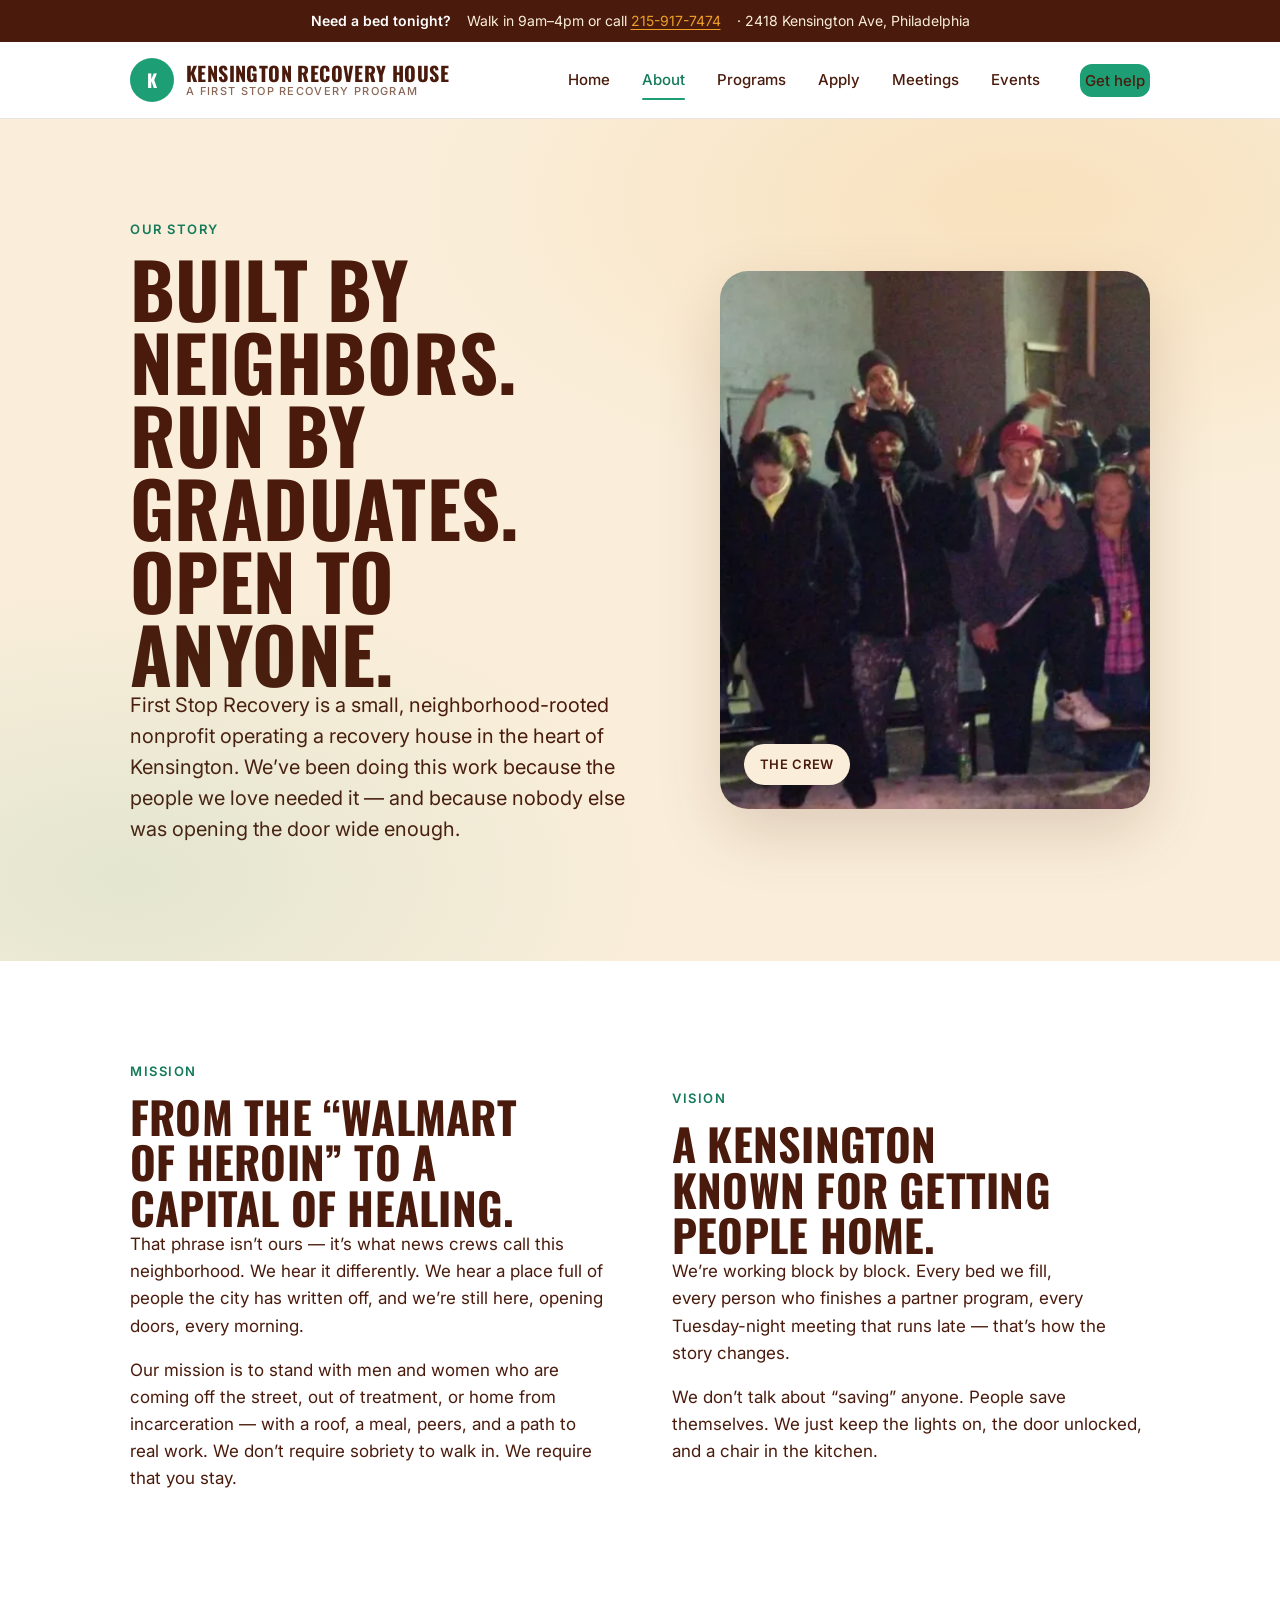
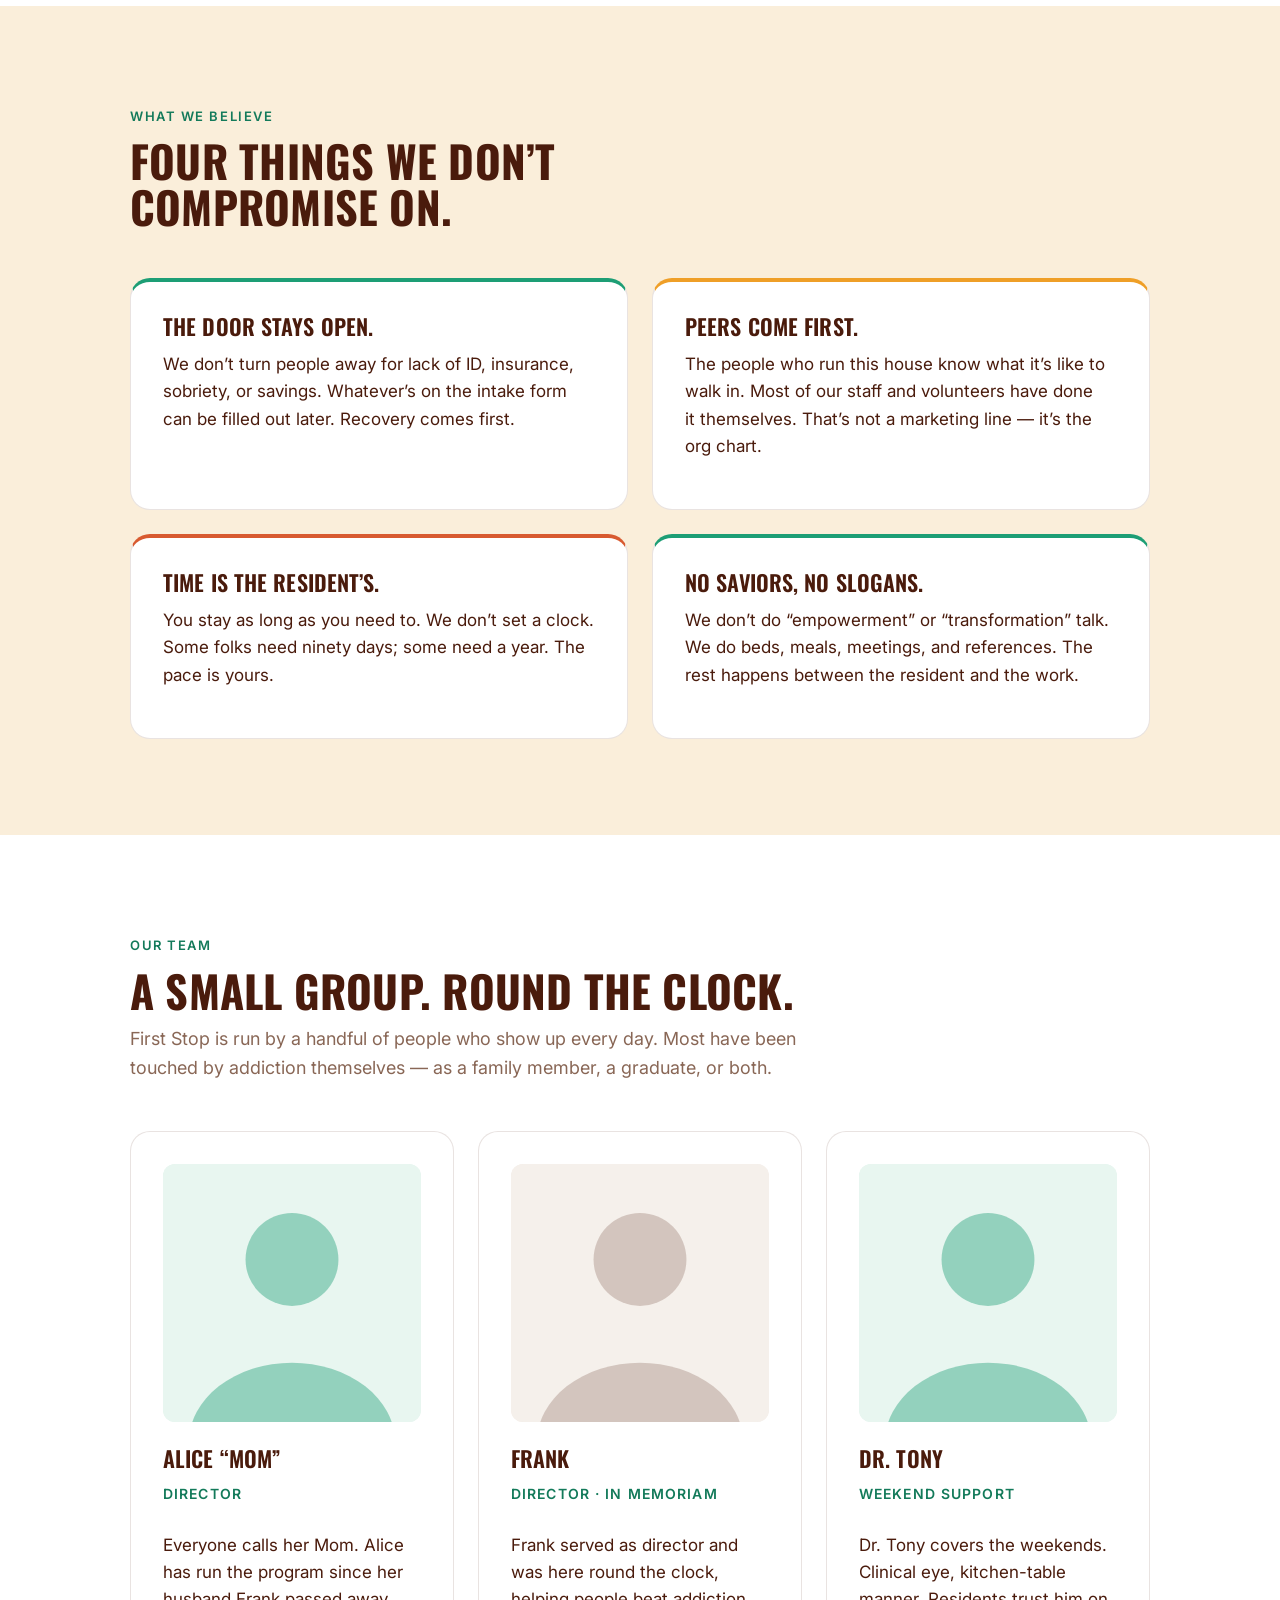
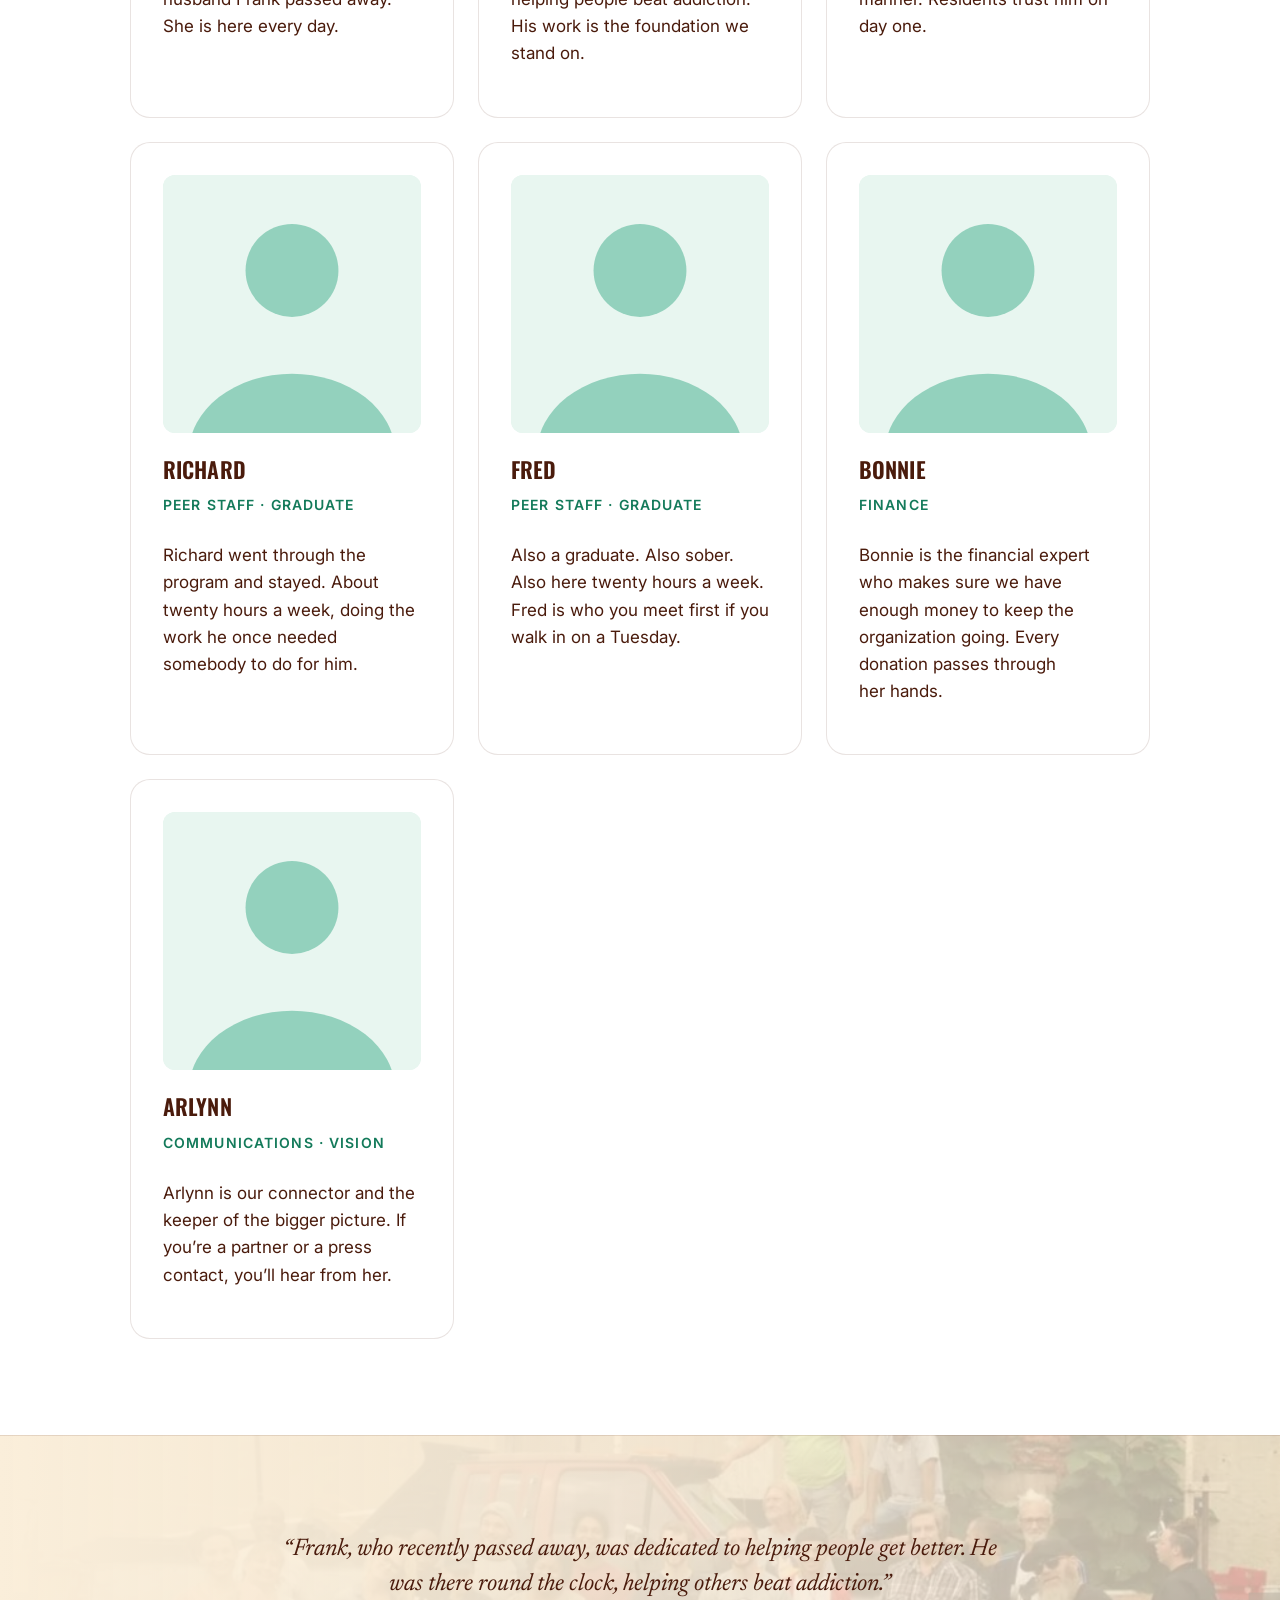
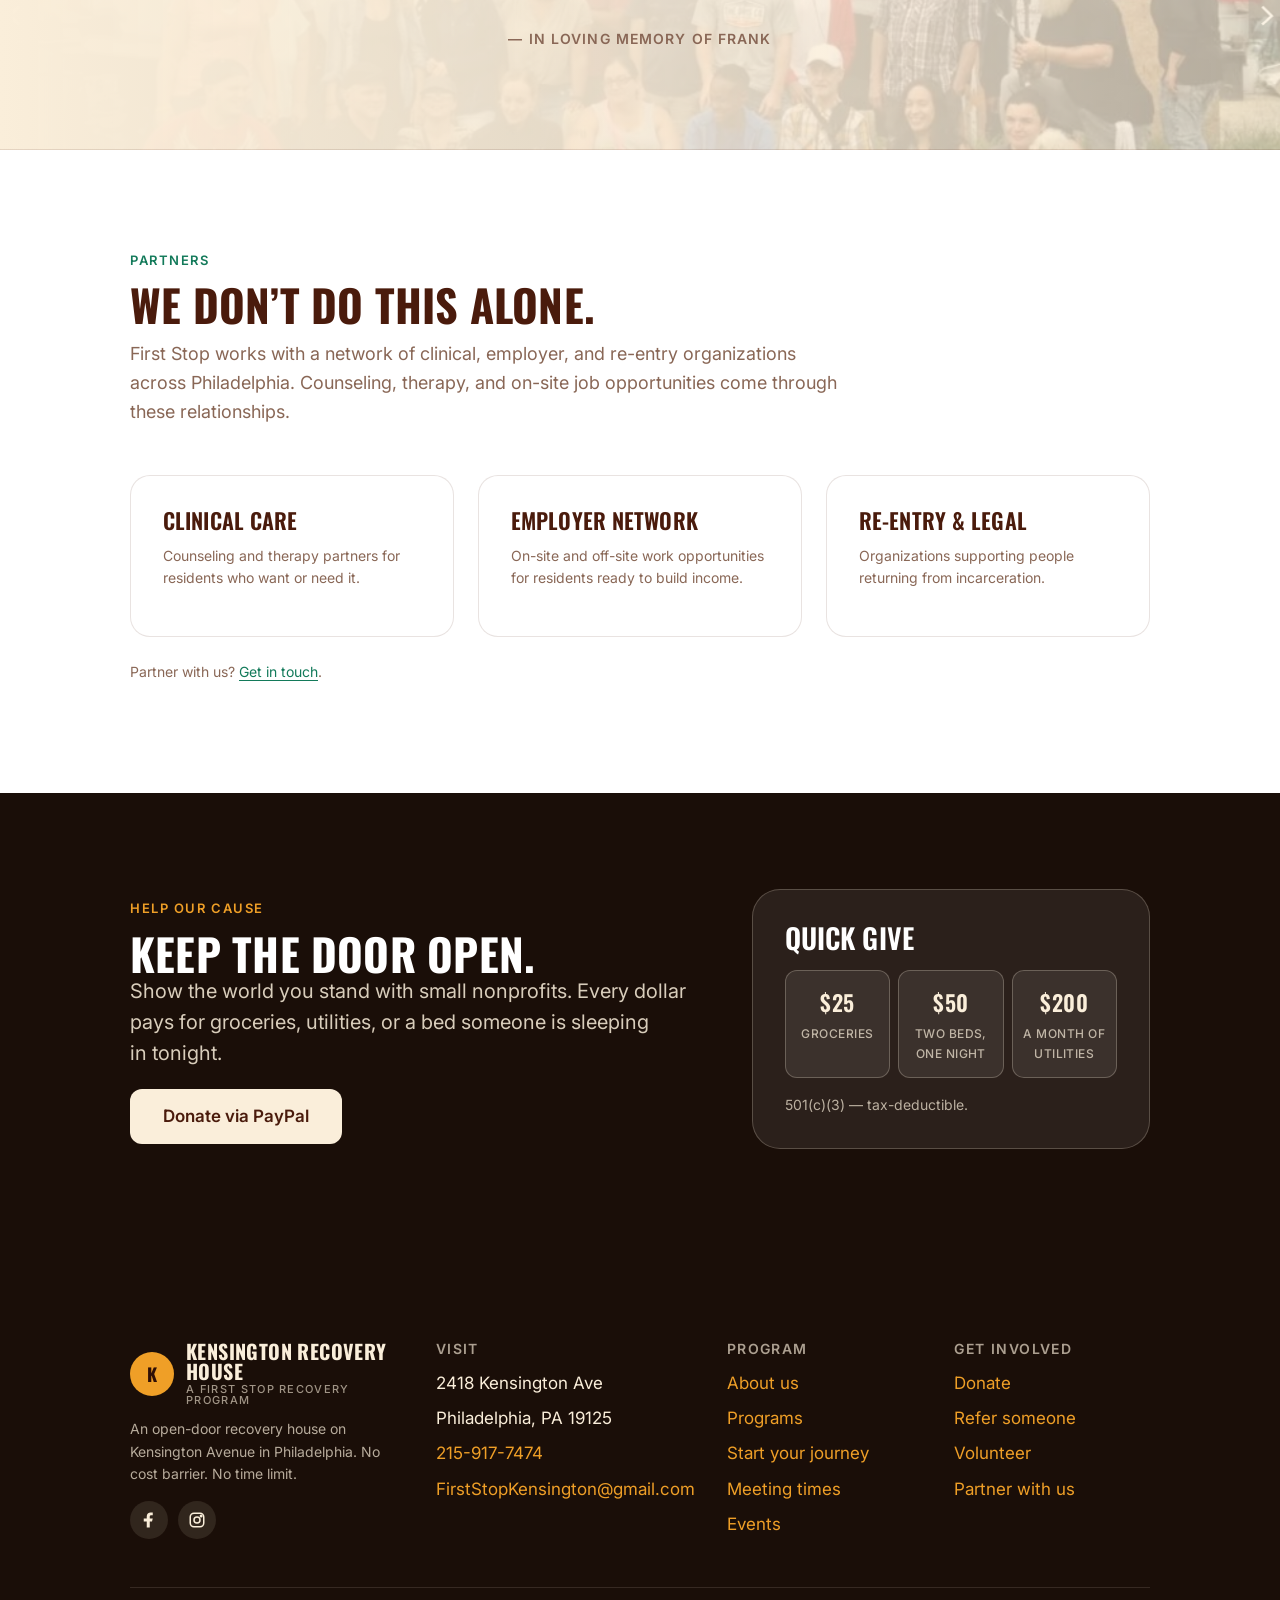
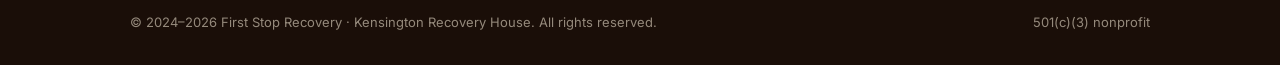
<file: about.html>
<!doctype html>
<html lang="en">
<head>
  <meta charset="utf-8" />
  <meta name="viewport" content="width=device-width, initial-scale=1" />
  <title>About — Kensington Recovery House</title>
  <meta name="description" content="The story, mission, and team behind First Stop Recovery in Kensington, Philadelphia." />
  <meta name="theme-color" content="#1A0E08" />
  <link rel="stylesheet" href="styles.css" />
  <link rel="icon" type="image/svg+xml" href="favicon.svg" />
</head>
<body data-screen-label="About">
  <a class="skip" href="#main">Skip to content</a>

  <div class="urgent-strip">
    <strong>Need a bed tonight?</strong>
    <span>Walk in 9am&ndash;4pm or call <a href="tel:2159177474">215-917-7474</a></span>
    <span>&middot; 2418 Kensington Ave, Philadelphia</span>
  </div>

  <header class="site-header">
    <div class="site-header-inner">
      <a class="brand" href="index.html" aria-label="Kensington Recovery House home">
        <span class="brand-mark" aria-hidden="true">K</span>
        <span class="brand-words">Kensington Recovery House<span class="sub">A First Stop Recovery program</span></span>
      </a>
      <button class="nav-toggle" aria-label="Open menu" aria-expanded="false" id="navToggle"><span></span></button>
      <nav class="nav" id="nav">
        <a href="index.html">Home</a>
        <a href="about.html" class="is-active">About</a>
        <a href="programs.html">Programs</a>
        <a href="start-your-journey.html">Apply</a>
        <a href="meeting-times.html">Meetings</a>
        <a href="events.html">Events</a>
        <a class="btn btn-primary nav-cta" href="start-your-journey.html">Get help</a>
      </nav>
    </div>
  </header>

  <main id="main">

    <!-- ============ PAGE HERO ============ -->
    <section class="hero" style="padding: var(--space-9) 0;">
      <div class="container hero-inner">
        <div>
          <span class="eyebrow">Our story</span>
          <h1>Built by neighbors. Run by graduates. Open to anyone.</h1>
          <p class="lead">First Stop Recovery is a small, neighborhood-rooted nonprofit operating a recovery house in the heart of Kensington. We&rsquo;ve been doing this work because the people we love needed it &mdash; and because nobody else was opening the door wide enough.</p>
        </div>
        <div class="hero-photo" style="background-image: url('photos/group-outdoor.png'); background-size: cover; background-position: center;" role="img" aria-label="Group portrait of the First Stop crew">
          <span class="photo-tag">The crew</span>
        </div>
      </div>
    </section>

    <!-- ============ MISSION / VISION ============ -->
    <section class="bg-paper">
      <div class="container">
        <div class="split">
          <div>
            <span class="eyebrow">Mission</span>
            <h2>From the &ldquo;Walmart of Heroin&rdquo; to a capital of healing.</h2>
            <p>That phrase isn&rsquo;t ours &mdash; it&rsquo;s what news crews call this neighborhood. We hear it differently. We hear a place full of people the city has written off, and we&rsquo;re still here, opening doors, every morning.</p>
            <p>Our mission is to stand with men and women who are coming off the street, out of treatment, or home from incarceration &mdash; with a roof, a meal, peers, and a path to real work. We don&rsquo;t require sobriety to walk in. We require that you stay.</p>
          </div>
          <div>
            <span class="eyebrow">Vision</span>
            <h2>A Kensington known for getting people home.</h2>
            <p>We&rsquo;re working block by block. Every bed we fill, every person who finishes a partner program, every Tuesday-night meeting that runs late &mdash; that&rsquo;s how the story changes.</p>
            <p>We don&rsquo;t talk about &ldquo;saving&rdquo; anyone. People save themselves. We just keep the lights on, the door unlocked, and a chair in the kitchen.</p>
          </div>
        </div>
      </div>
    </section>

    <!-- ============ VALUES ============ -->
    <section class="bg-cream">
      <div class="container">
        <div class="section-head">
          <span class="eyebrow">What we believe</span>
          <h2>Four things we don&rsquo;t compromise on.</h2>
        </div>
        <div class="grid-2">
          <div class="card card-accent">
            <h3>The door stays open.</h3>
            <p>We don&rsquo;t turn people away for lack of ID, insurance, sobriety, or savings. Whatever&rsquo;s on the intake form can be filled out later. Recovery comes first.</p>
          </div>
          <div class="card card-accent gold">
            <h3>Peers come first.</h3>
            <p>The people who run this house know what it&rsquo;s like to walk in. Most of our staff and volunteers have done it themselves. That&rsquo;s not a marketing line &mdash; it&rsquo;s the org chart.</p>
          </div>
          <div class="card card-accent red">
            <h3>Time is the resident&rsquo;s.</h3>
            <p>You stay as long as you need to. We don&rsquo;t set a clock. Some folks need ninety days; some need a year. The pace is yours.</p>
          </div>
          <div class="card card-accent">
            <h3>No saviors, no slogans.</h3>
            <p>We don&rsquo;t do &ldquo;empowerment&rdquo; or &ldquo;transformation&rdquo; talk. We do beds, meals, meetings, and references. The rest happens between the resident and the work.</p>
          </div>
        </div>
      </div>
    </section>

    <!-- ============ THE TEAM ============ -->
    <section class="bg-paper">
      <div class="container">
        <div class="section-head">
          <span class="eyebrow">Our team</span>
          <h2>A small group. Round the clock.</h2>
          <p>First Stop is run by a handful of people who show up every day. Most have been touched by addiction themselves &mdash; as a family member, a graduate, or both.</p>
        </div>
        <div class="grid-3">
          <div class="card">
            <div style="aspect-ratio:1/1;border-radius:var(--radius-md);margin-bottom:var(--space-3);overflow:hidden;background:#E8F6F0;"><svg viewBox="0 0 200 200" xmlns="http://www.w3.org/2000/svg" style="display:block;width:100%;height:100%;" aria-hidden="true"><rect width="200" height="200" fill="#E8F6F0"/><circle cx="100" cy="74" r="36" fill="#1D9E75" opacity="0.42"/><ellipse cx="100" cy="216" rx="80" ry="62" fill="#1D9E75" opacity="0.42"/></svg></div>
            <h3 style="font-size: 22px;">Alice &ldquo;Mom&rdquo;</h3>
            <p class="small" style="color: var(--teal-press); font-weight: 600; text-transform: uppercase; letter-spacing: 0.08em;">Director</p>
            <p>Everyone calls her Mom. Alice has run the program since her husband Frank passed away. She is here every day.</p>
          </div>
          <div class="card">
            <div style="aspect-ratio:1/1;border-radius:var(--radius-md);margin-bottom:var(--space-3);overflow:hidden;background:#F5F0EB;"><svg viewBox="0 0 200 200" xmlns="http://www.w3.org/2000/svg" style="display:block;width:100%;height:100%;" aria-hidden="true"><rect width="200" height="200" fill="#F5F0EB"/><circle cx="100" cy="74" r="36" fill="#4A1B0C" opacity="0.2"/><ellipse cx="100" cy="216" rx="80" ry="62" fill="#4A1B0C" opacity="0.2"/></svg></div>
            <h3 style="font-size: 22px;">Frank</h3>
            <p class="small" style="color: var(--teal-press); font-weight: 600; text-transform: uppercase; letter-spacing: 0.08em;">Director &middot; In memoriam</p>
            <p>Frank served as director and was here round the clock, helping people beat addiction. His work is the foundation we stand on.</p>
          </div>
          <div class="card">
            <div style="aspect-ratio:1/1;border-radius:var(--radius-md);margin-bottom:var(--space-3);overflow:hidden;background:#E8F6F0;"><svg viewBox="0 0 200 200" xmlns="http://www.w3.org/2000/svg" style="display:block;width:100%;height:100%;" aria-hidden="true"><rect width="200" height="200" fill="#E8F6F0"/><circle cx="100" cy="74" r="36" fill="#1D9E75" opacity="0.42"/><ellipse cx="100" cy="216" rx="80" ry="62" fill="#1D9E75" opacity="0.42"/></svg></div>
            <h3 style="font-size: 22px;">Dr. Tony</h3>
            <p class="small" style="color: var(--teal-press); font-weight: 600; text-transform: uppercase; letter-spacing: 0.08em;">Weekend support</p>
            <p>Dr. Tony covers the weekends. Clinical eye, kitchen-table manner. Residents trust him on day one.</p>
          </div>
          <div class="card">
            <div style="aspect-ratio:1/1;border-radius:var(--radius-md);margin-bottom:var(--space-3);overflow:hidden;background:#E8F6F0;"><svg viewBox="0 0 200 200" xmlns="http://www.w3.org/2000/svg" style="display:block;width:100%;height:100%;" aria-hidden="true"><rect width="200" height="200" fill="#E8F6F0"/><circle cx="100" cy="74" r="36" fill="#1D9E75" opacity="0.42"/><ellipse cx="100" cy="216" rx="80" ry="62" fill="#1D9E75" opacity="0.42"/></svg></div>
            <h3 style="font-size: 22px;">Richard</h3>
            <p class="small" style="color: var(--teal-press); font-weight: 600; text-transform: uppercase; letter-spacing: 0.08em;">Peer staff &middot; Graduate</p>
            <p>Richard went through the program and stayed. About twenty hours a week, doing the work he once needed somebody to do for him.</p>
          </div>
          <div class="card">
            <div style="aspect-ratio:1/1;border-radius:var(--radius-md);margin-bottom:var(--space-3);overflow:hidden;background:#E8F6F0;"><svg viewBox="0 0 200 200" xmlns="http://www.w3.org/2000/svg" style="display:block;width:100%;height:100%;" aria-hidden="true"><rect width="200" height="200" fill="#E8F6F0"/><circle cx="100" cy="74" r="36" fill="#1D9E75" opacity="0.42"/><ellipse cx="100" cy="216" rx="80" ry="62" fill="#1D9E75" opacity="0.42"/></svg></div>
            <h3 style="font-size: 22px;">Fred</h3>
            <p class="small" style="color: var(--teal-press); font-weight: 600; text-transform: uppercase; letter-spacing: 0.08em;">Peer staff &middot; Graduate</p>
            <p>Also a graduate. Also sober. Also here twenty hours a week. Fred is who you meet first if you walk in on a Tuesday.</p>
          </div>
          <div class="card">
            <div style="aspect-ratio:1/1;border-radius:var(--radius-md);margin-bottom:var(--space-3);overflow:hidden;background:#E8F6F0;"><svg viewBox="0 0 200 200" xmlns="http://www.w3.org/2000/svg" style="display:block;width:100%;height:100%;" aria-hidden="true"><rect width="200" height="200" fill="#E8F6F0"/><circle cx="100" cy="74" r="36" fill="#1D9E75" opacity="0.42"/><ellipse cx="100" cy="216" rx="80" ry="62" fill="#1D9E75" opacity="0.42"/></svg></div>
            <h3 style="font-size: 22px;">Bonnie</h3>
            <p class="small" style="color: var(--teal-press); font-weight: 600; text-transform: uppercase; letter-spacing: 0.08em;">Finance</p>
            <p>Bonnie is the financial expert who makes sure we have enough money to keep the organization going. Every donation passes through her hands.</p>
          </div>
          <div class="card">
            <div style="aspect-ratio:1/1;border-radius:var(--radius-md);margin-bottom:var(--space-3);overflow:hidden;background:#E8F6F0;"><svg viewBox="0 0 200 200" xmlns="http://www.w3.org/2000/svg" style="display:block;width:100%;height:100%;" aria-hidden="true"><rect width="200" height="200" fill="#E8F6F0"/><circle cx="100" cy="74" r="36" fill="#1D9E75" opacity="0.42"/><ellipse cx="100" cy="216" rx="80" ry="62" fill="#1D9E75" opacity="0.42"/></svg></div>
            <h3 style="font-size: 22px;">Arlynn</h3>
            <p class="small" style="color: var(--teal-press); font-weight: 600; text-transform: uppercase; letter-spacing: 0.08em;">Communications &middot; Vision</p>
            <p>Arlynn is our connector and the keeper of the bigger picture. If you&rsquo;re a partner or a press contact, you&rsquo;ll hear from her.</p>
          </div>
        </div>
      </div>
    </section>

    <!-- ============ FRANK TRIBUTE ============ -->
    <section class="callout" style="background-image: linear-gradient(to right, var(--cream) 0%, color-mix(in srgb, var(--cream) 90%, transparent) 50%, color-mix(in srgb, var(--cream) 70%, transparent) 100%), url('photos/group-night.png'); background-size: cover; background-position: center;">
      <div class="container">
        <p class="quote">&ldquo;Frank, who recently passed away, was dedicated to helping people get better. He was there round the clock, helping others beat addiction.&rdquo;</p>
        <cite>&mdash; In loving memory of Frank</cite>
      </div>
    </section>

    <!-- ============ PARTNERS ============ -->
    <section class="bg-paper">
      <div class="container">
        <div class="section-head">
          <span class="eyebrow">Partners</span>
          <h2>We don&rsquo;t do this alone.</h2>
          <p>First Stop works with a network of clinical, employer, and re-entry organizations across Philadelphia. Counseling, therapy, and on-site job opportunities come through these relationships.</p>
        </div>
        <div class="grid-3">
          <div class="card"><h3>Clinical care</h3><p class="small" style="color: var(--fg-muted);">Counseling and therapy partners for residents who want or need it.</p></div>
          <div class="card"><h3>Employer network</h3><p class="small" style="color: var(--fg-muted);">On-site and off-site work opportunities for residents ready to build income.</p></div>
          <div class="card"><h3>Re-entry & legal</h3><p class="small" style="color: var(--fg-muted);">Organizations supporting people returning from incarceration.</p></div>
        </div>
        <p class="small" style="color: var(--fg-muted); margin-top: var(--space-5);">Partner with us? <a href="start-your-journey.html#partner">Get in touch</a>.</p>
      </div>
    </section>

    <!-- ============ DONATE CTA ============ -->
    <section class="cta-band">
      <div class="container">
        <div>
          <span class="eyebrow" style="color: var(--gold);">Help our cause</span>
          <h2>Keep the door open.</h2>
          <p class="lead" style="color: color-mix(in srgb, var(--cream) 85%, transparent); max-width: 50ch;">Show the world you stand with small nonprofits. Every dollar pays for groceries, utilities, or a bed someone is sleeping in tonight.</p>
          <a class="btn btn-on-dark btn-lg" href="https://www.paypal.com/donate" target="_blank" rel="noopener">Donate via PayPal</a>
        </div>
        <div class="donate-card">
          <h3 style="color: #fff;">Quick give</h3>
          <div class="donate-row">
            <a class="donate-amount" href="https://www.paypal.com/donate" target="_blank" rel="noopener">$25<span class="note">Groceries</span></a>
            <a class="donate-amount" href="https://www.paypal.com/donate" target="_blank" rel="noopener">$50<span class="note">Two beds, one night</span></a>
            <a class="donate-amount" href="https://www.paypal.com/donate" target="_blank" rel="noopener">$200<span class="note">A month of utilities</span></a>
          </div>
          <small style="color: color-mix(in srgb, var(--cream) 70%, transparent);">501(c)(3) &mdash; tax-deductible.</small>
        </div>
      </div>
    </section>

  </main>

  <footer class="site-footer">
    <div class="container">
      <div class="footer-grid">
        <div class="footer-brand">
          <a class="brand" href="index.html" style="color: var(--cream);">
            <span class="brand-mark" aria-hidden="true">K</span>
            <span class="brand-words">Kensington Recovery House<span class="sub" style="color: color-mix(in srgb, var(--cream) 60%, transparent);">A First Stop Recovery program</span></span>
          </a>
          <p>An open-door recovery house on Kensington Avenue in Philadelphia. No cost barrier. No time limit.</p>
          <div class="social-row" style="margin-top: var(--space-4);">
            <a href="https://www.facebook.com/firststoprecovery/" target="_blank" rel="noopener" aria-label="Facebook"><svg width="18" height="18" viewBox="0 0 24 24" fill="currentColor"><path d="M13 22v-8h3l1-4h-4V7.5c0-1.1.5-2 2-2h2V2.1C16.6 2 15.4 1.9 14.3 1.9c-3.2 0-5.3 2-5.3 5.5V10H5v4h4v8h4z"/></svg></a>
            <a href="https://www.instagram.com/" target="_blank" rel="noopener" aria-label="Instagram"><svg width="18" height="18" viewBox="0 0 24 24" fill="none" stroke="currentColor" stroke-width="2"><rect x="3" y="3" width="18" height="18" rx="5"/><circle cx="12" cy="12" r="4"/><circle cx="17.5" cy="6.5" r="1" fill="currentColor"/></svg></a>
          </div>
        </div>
        <div><h4>Visit</h4><ul><li>2418 Kensington Ave</li><li>Philadelphia, PA 19125</li><li><a href="tel:2159177474">215-917-7474</a></li><li><a href="mailto:FirstStopKensington@gmail.com">FirstStopKensington@gmail.com</a></li></ul></div>
        <div><h4>Program</h4><ul><li><a href="about.html">About us</a></li><li><a href="programs.html">Programs</a></li><li><a href="start-your-journey.html">Start your journey</a></li><li><a href="meeting-times.html">Meeting times</a></li><li><a href="events.html">Events</a></li></ul></div>
        <div><h4>Get involved</h4><ul><li><a href="https://www.paypal.com/donate" target="_blank" rel="noopener">Donate</a></li><li><a href="start-your-journey.html#refer">Refer someone</a></li><li><a href="start-your-journey.html#volunteer">Volunteer</a></li><li><a href="start-your-journey.html#partner">Partner with us</a></li></ul></div>
      </div>
      <div class="footer-bottom">
        <span>&copy; 2024&ndash;2026 First Stop Recovery &middot; Kensington Recovery House. All rights reserved.</span>
        <span>501(c)(3) nonprofit</span>
      </div>
    </div>
  </footer>

  <script>
    (function(){var t=document.getElementById('navToggle'),n=document.getElementById('nav');if(!t||!n)return;t.addEventListener('click',function(){var o=n.classList.toggle('is-open');t.setAttribute('aria-expanded',String(o));});})();
    (function(){if(!('IntersectionObserver' in window))return;var els=document.querySelectorAll('.card, .stat, .section-head, .hero-photo');els.forEach(function(el){el.classList.add('reveal');});var io=new IntersectionObserver(function(es){es.forEach(function(e){if(e.isIntersecting){e.target.classList.add('in');io.unobserve(e.target);}});},{threshold:0.12});els.forEach(function(el){io.observe(el);});})();
  </script>
</body>
</html>
                                                 
</file>
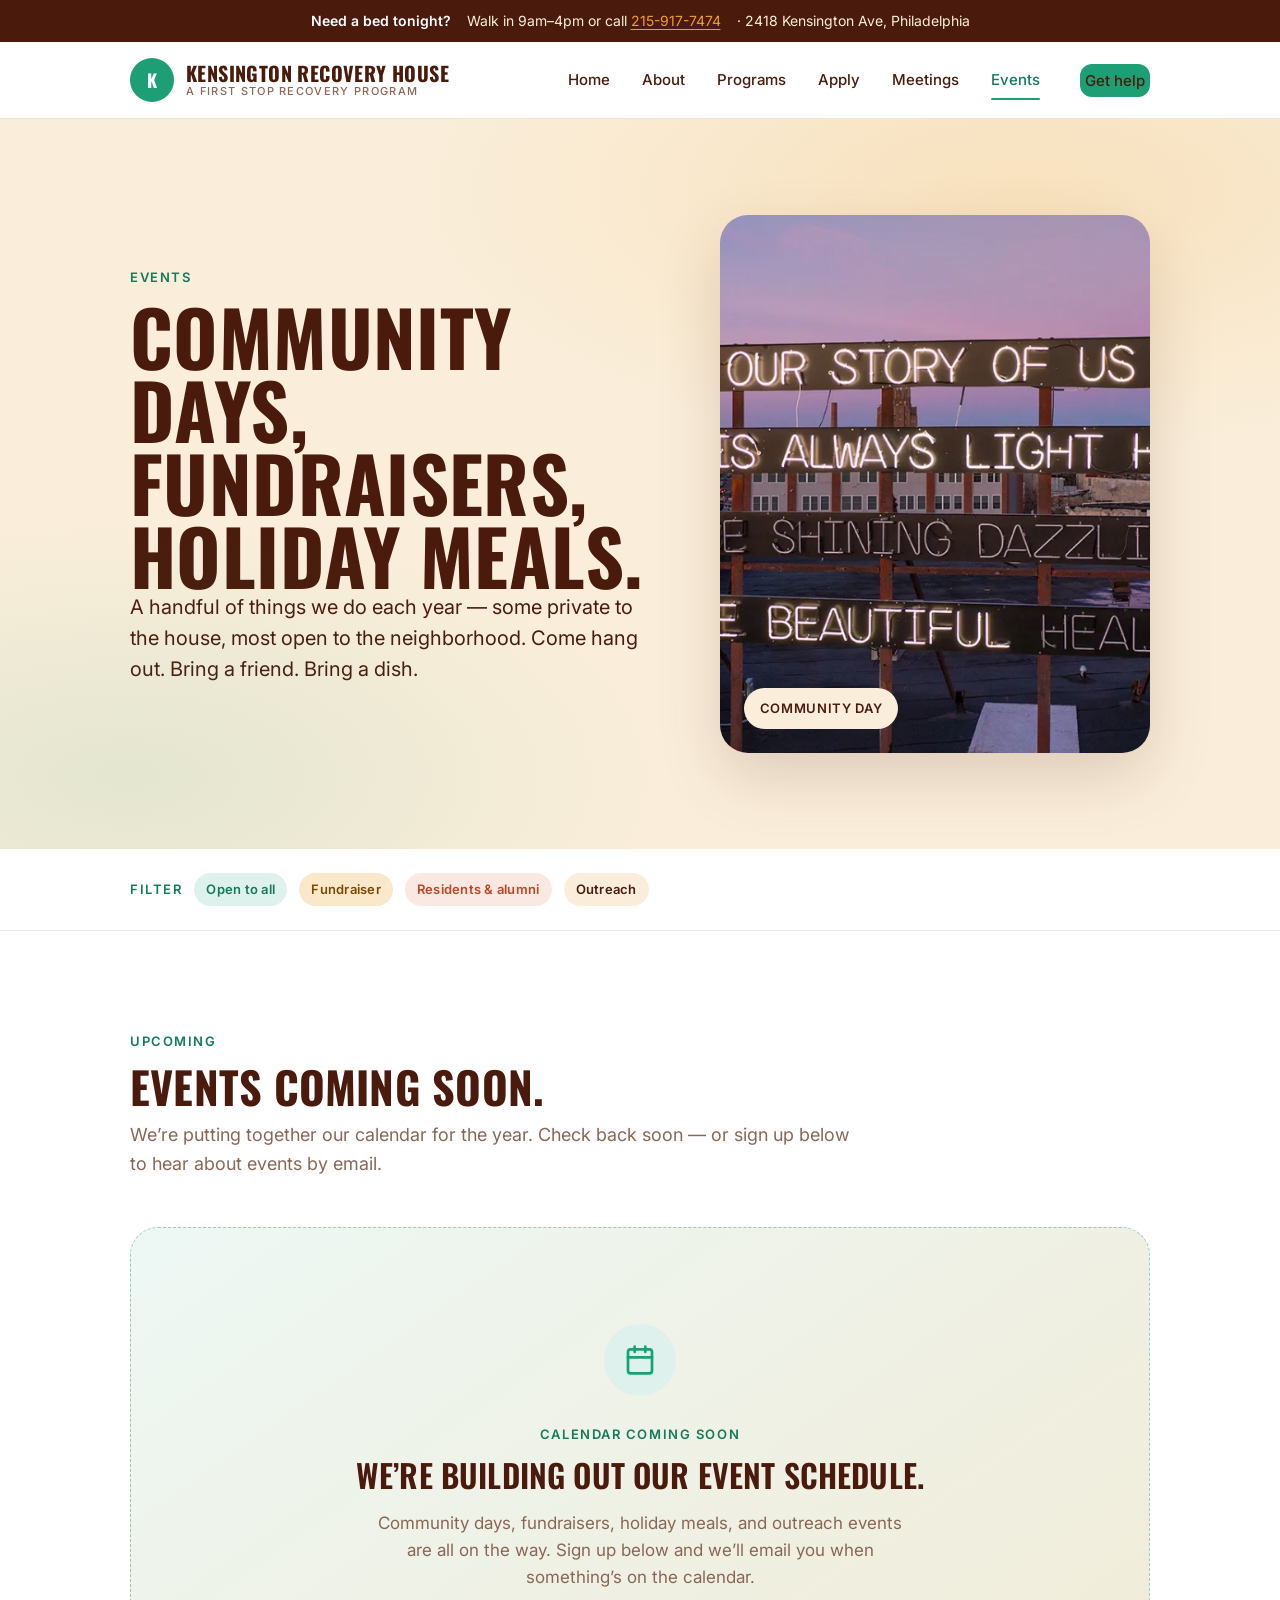
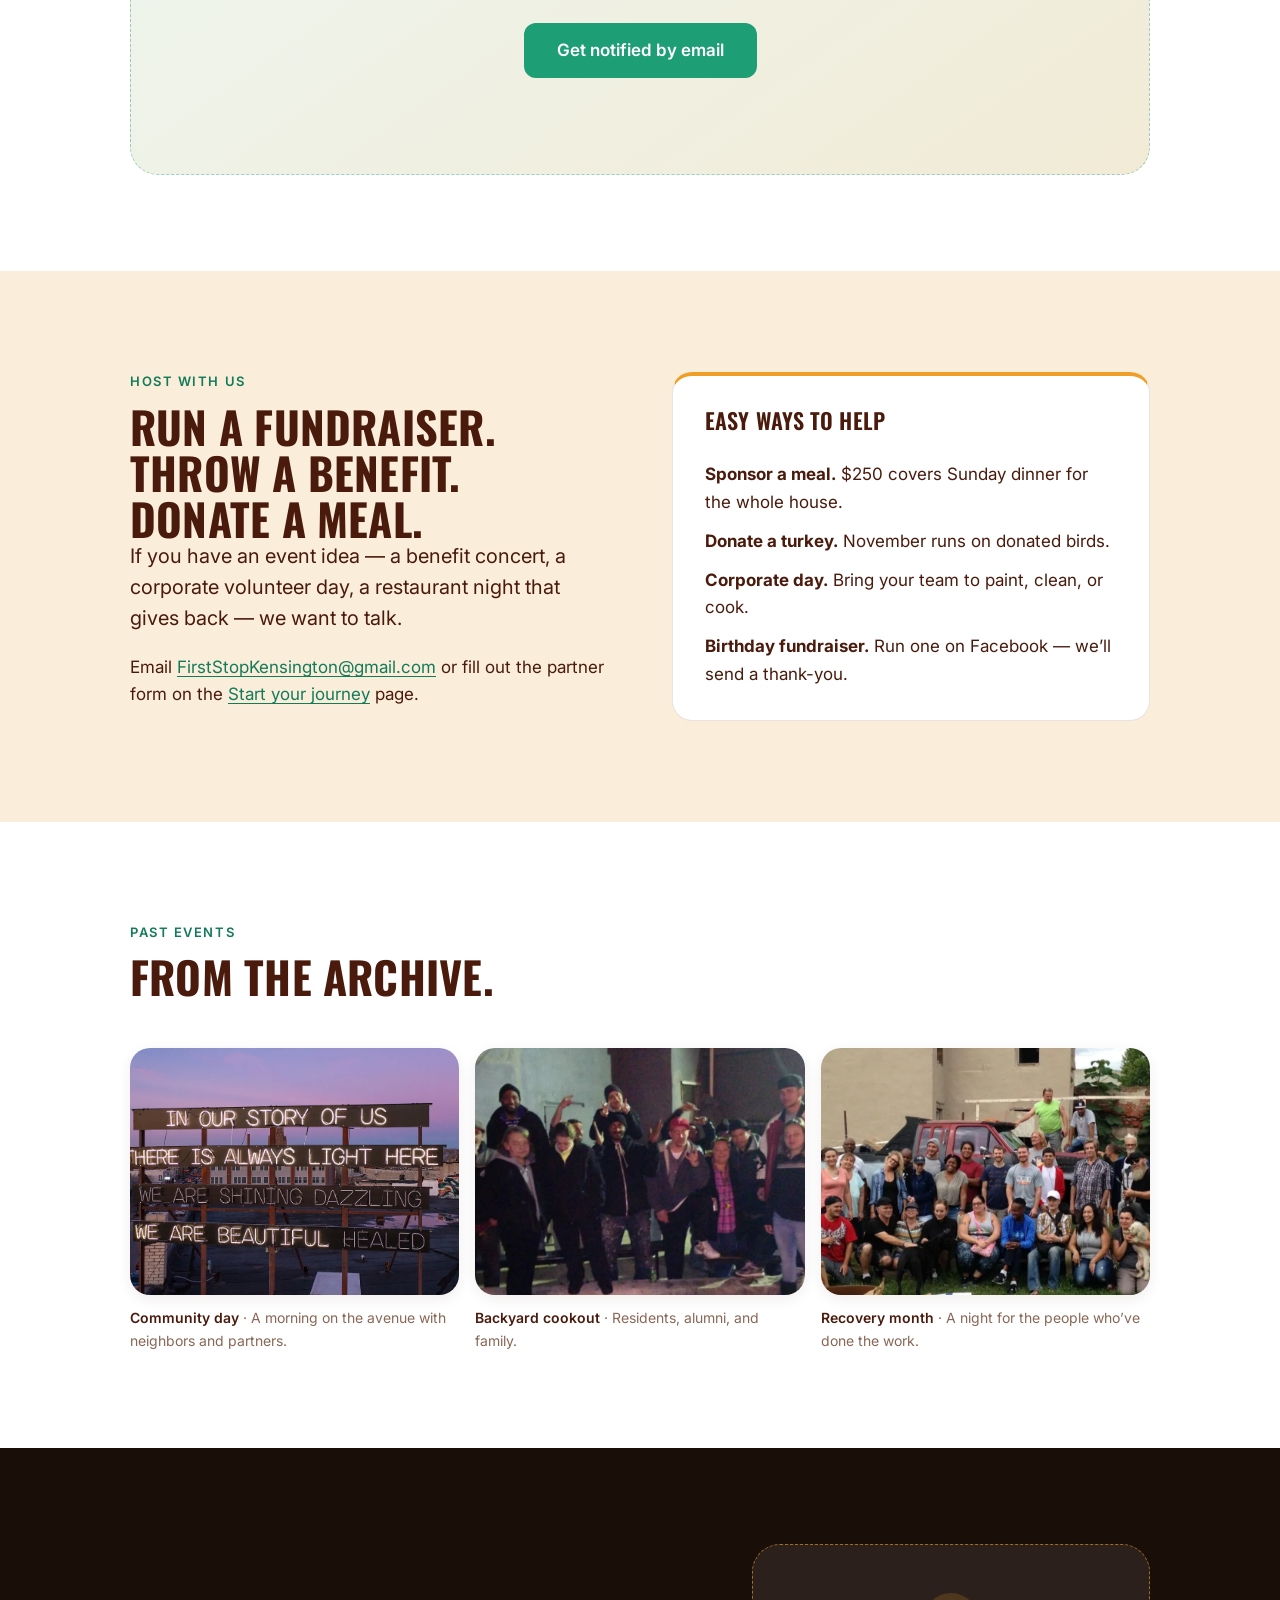
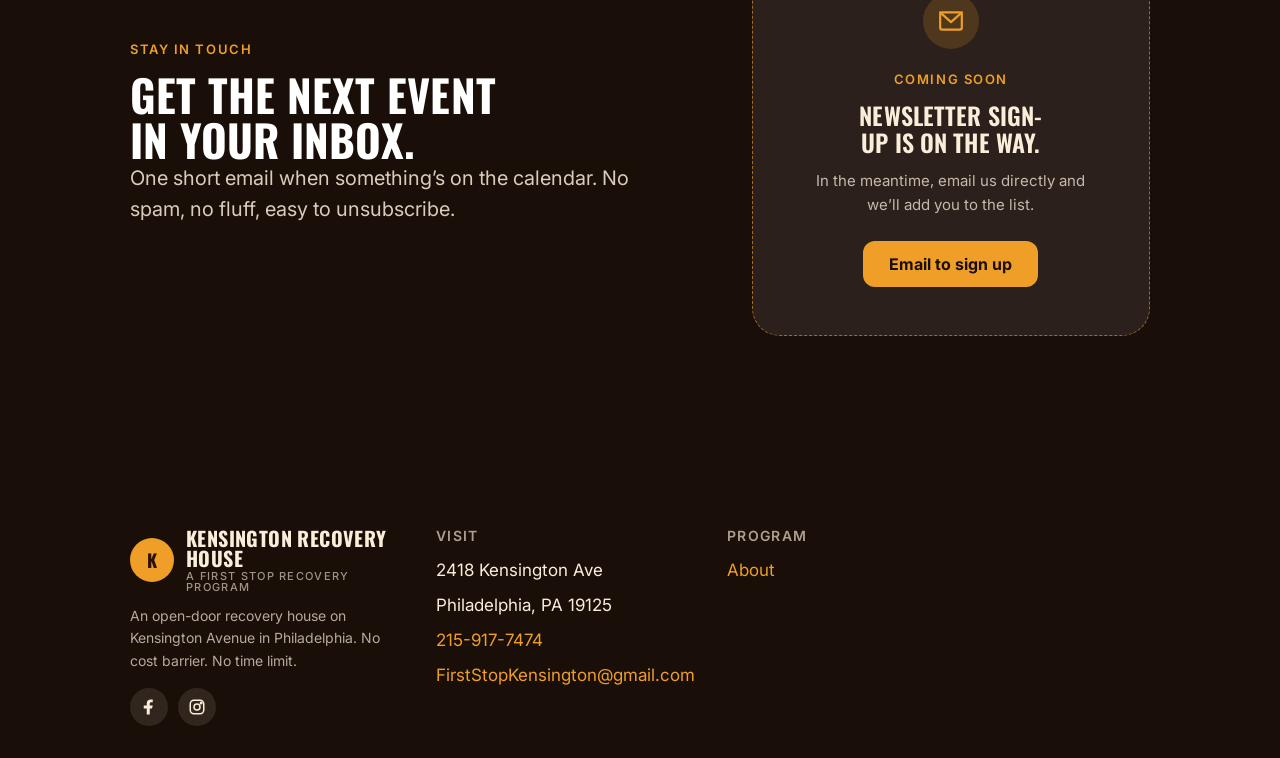
<file: events.html>
<!doctype html>
<html lang="en">
<head>
  <meta charset="utf-8" />
  <meta name="viewport" content="width=device-width, initial-scale=1" />
  <title>Events — Kensington Recovery House</title>
  <meta name="description" content="Community events, fundraisers, holiday meals, and outreach days at First Stop Recovery in Kensington." />
  <meta name="theme-color" content="#1A0E08" />
  <link rel="canonical" href="https://kensingtonrecoveryhouse.org/events" />
  <meta property="og:type" content="website" />
  <meta property="og:site_name" content="Kensington Recovery House" />
  <meta property="og:title" content="Events — Kensington Recovery House" />
  <meta property="og:description" content="Community events, fundraisers, holiday meals, and outreach days at First Stop Recovery in Kensington, Philadelphia." />
  <meta property="og:url" content="https://kensingtonrecoveryhouse.org/events" />
  <meta property="og:image" content="https://kensingtonrecoveryhouse.org/photos/kensington-light-night.png" />
  <meta property="og:locale" content="en_US" />
  <meta name="twitter:card" content="summary_large_image" />
  <meta name="twitter:title" content="Events — Kensington Recovery House" />
  <meta name="twitter:description" content="Community events, fundraisers, holiday meals, and outreach days at First Stop Recovery in Kensington, Philadelphia." />
  <meta name="twitter:image" content="https://kensingtonrecoveryhouse.org/photos/kensington-light-night.png" />
  <link rel="stylesheet" href="styles.css" />
  <link rel="icon" type="image/svg+xml" href="favicon.svg" />
  <style>
    .event-card { display: grid; grid-template-columns: 140px 1fr auto; gap: var(--space-5); align-items: center; padding: var(--space-5); background: var(--paper); border: 1px solid var(--border); border-radius: var(--radius-lg); transition: transform var(--dur-base) var(--ease-out), box-shadow var(--dur-base) var(--ease-out); }
    .event-card:hover { transform: translateY(-2px); box-shadow: var(--shadow-md); }
    @media (max-width: 800px) { .event-card { grid-template-columns: 1fr; gap: var(--space-3); padding: var(--space-4); } }
    .event-date { background: var(--cream); border-radius: var(--radius-md); padding: var(--space-3); text-align: center; }
    .event-date .month { font-family: var(--font-body); font-size: 12px; font-weight: 600; letter-spacing: 0.12em; text-transform: uppercase; color: var(--teal-press); margin-bottom: 4px; }
    .event-date .day { font-family: var(--font-display); font-weight: 700; font-size: 44px; line-height: 1; color: var(--fg); }
    .event-date .weekday { font-family: var(--font-body); font-size: 12px; font-weight: 600; text-transform: uppercase; letter-spacing: 0.08em; color: var(--fg-muted); margin-top: 4px; }
    .event-body h3 { font-size: 22px; margin-bottom: 6px; }
    .event-meta { display: flex; flex-wrap: wrap; gap: 8px 16px; font-size: 14px; color: var(--fg-muted); margin-top: var(--space-3); }
    .event-meta strong { color: var(--fg); font-weight: 600; }
    .event-card.past { opacity: 0.7; }
    .event-card.past .pill { background: var(--cream); color: var(--fg-muted); }
  </style>
</head>
<body data-screen-label="Events">
  <a class="skip" href="#main">Skip to content</a>

  <div class="urgent-strip">
    <strong>Need a bed tonight?</strong>
    <span>Walk in 9am&ndash;4pm or call <a href="tel:2159177474">215-917-7474</a></span>
    <span>&middot; 2418 Kensington Ave, Philadelphia</span>
  </div>

  <header class="site-header">
    <div class="site-header-inner">
      <a class="brand" href="index.html" aria-label="Kensington Recovery House home">
        <span class="brand-mark" aria-hidden="true">K</span>
        <span class="brand-words">Kensington Recovery House<span class="sub">A First Stop Recovery program</span></span>
      </a>
      <button class="nav-toggle" aria-label="Open menu" aria-expanded="false" id="navToggle"><span></span></button>
      <nav class="nav" id="nav">
        <a href="index.html">Home</a>
        <a href="about.html">About</a>
        <a href="programs.html">Programs</a>
        <a href="start-your-journey.html">Apply</a>
        <a href="meeting-times.html">Meetings</a>
        <a href="events.html" class="is-active">Events</a>
        <a class="btn btn-primary nav-cta" href="start-your-journey.html">Get help</a>
      </nav>
    </div>
  </header>

  <main id="main">

    <!-- ============ PAGE HEADER ============ -->
    <section class="hero" style="padding: var(--space-9) 0;">
      <div class="container hero-inner">
        <div>
          <span class="eyebrow">Events</span>
          <h1>Community days, fundraisers, holiday meals.</h1>
          <p class="lead">A handful of things we do each year &mdash; some private to the house, most open to the neighborhood. Come hang out. Bring a friend. Bring a dish.</p>
        </div>
        <div class="hero-photo" style="background-image: url('photos/community-day.png'); background-size: cover; background-position: center;" role="img" aria-label="A community outreach day in Kensington">
          <span class="photo-tag">Community day</span>
        </div>
      </div>
    </section>

    <!-- ============ FILTER STRIP ============ -->
    <section style="padding: var(--space-5) 0; border-bottom: 1px solid var(--border); background: var(--paper);">
      <div class="container" style="display: flex; gap: var(--space-3); flex-wrap: wrap; align-items: center;">
        <span class="eyebrow" style="margin: 0;">Filter</span>
        <span class="pill pill-teal">Open to all</span>
        <span class="pill pill-gold">Fundraiser</span>
        <span class="pill pill-red">Residents & alumni</span>
        <span class="pill">Outreach</span>
      </div>
    </section>

    <!-- ============ UPCOMING ============ -->
    <section class="bg-paper">
      <div class="container">
        <div class="section-head">
          <span class="eyebrow">Upcoming</span>
          <h2>Events coming soon.</h2>
          <p>We&rsquo;re putting together our calendar for the year. Check back soon &mdash; or sign up below to hear about events by email.</p>
        </div>

        <div style="background:linear-gradient(145deg,color-mix(in srgb,var(--teal) 8%,var(--paper)),color-mix(in srgb,var(--teal) 4%,var(--cream)));border:1.5px dashed color-mix(in srgb,var(--teal) 40%,transparent);border-radius:var(--radius-xl);padding:var(--space-9);text-align:center;">
          <div style="width:72px;height:72px;background:color-mix(in srgb,var(--teal) 14%,var(--paper));border-radius:var(--radius-full);display:grid;place-items:center;margin:0 auto var(--space-5);">
            <svg width="32" height="32" viewBox="0 0 24 24" fill="none" stroke="#1D9E75" stroke-width="2" stroke-linecap="round" stroke-linejoin="round" aria-hidden="true"><rect x="3" y="4" width="18" height="18" rx="2" ry="2"/><line x1="16" y1="2" x2="16" y2="6"/><line x1="8" y1="2" x2="8" y2="6"/><line x1="3" y1="10" x2="21" y2="10"/></svg>
          </div>
          <p class="eyebrow" style="color:var(--teal-press);">Calendar coming soon</p>
          <h3 style="font-size:clamp(22px,3vw,32px);margin-bottom:var(--space-4);">We&rsquo;re building out our event schedule.</h3>
          <p style="color:var(--fg-muted);max-width:50ch;margin:0 auto var(--space-6);">Community days, fundraisers, holiday meals, and outreach events are all on the way. Sign up below and we&rsquo;ll email you when something&rsquo;s on the calendar.</p>
          <a class="btn btn-primary btn-lg" href="mailto:FirstStopKensington@gmail.com?subject=Event%20Updates">Get notified by email</a>
        </div>
      </div>
    </section>

    <!-- ============ HOST AN EVENT ============ -->
    <section class="bg-cream">
      <div class="container">
        <div class="split">
          <div>
            <span class="eyebrow">Host with us</span>
            <h2>Run a fundraiser. Throw a benefit. Donate a meal.</h2>
            <p class="lead">If you have an event idea &mdash; a benefit concert, a corporate volunteer day, a restaurant night that gives back &mdash; we want to talk.</p>
            <p>Email <a href="mailto:FirstStopKensington@gmail.com">FirstStopKensington@gmail.com</a> or fill out the partner form on the <a href="start-your-journey.html#partner">Start your journey</a> page.</p>
          </div>
          <div class="card card-accent gold" style="padding: var(--space-6);">
            <h3>Easy ways to help</h3>
            <ul style="list-style: none; padding: 0; margin: var(--space-4) 0 0; display: flex; flex-direction: column; gap: var(--space-3);">
              <li><strong>Sponsor a meal.</strong> $250 covers Sunday dinner for the whole house.</li>
              <li><strong>Donate a turkey.</strong> November runs on donated birds.</li>
              <li><strong>Corporate day.</strong> Bring your team to paint, clean, or cook.</li>
              <li><strong>Birthday fundraiser.</strong> Run one on Facebook &mdash; we&rsquo;ll send a thank-you.</li>
            </ul>
          </div>
        </div>
      </div>
    </section>

    <!-- ============ PAST EVENTS (PHOTOS) ============ -->
    <section class="bg-paper">
      <div class="container">
        <div class="section-head">
          <span class="eyebrow">Past events</span>
          <h2>From the archive.</h2>
        </div>
        <div style="display: grid; grid-template-columns: repeat(3, 1fr); gap: var(--space-4);" class="past-grid">
          <figure style="margin: 0;">
            <div style="aspect-ratio: 4/3; background-image: url('photos/community-day.png'); background-size: cover; background-position: center; border-radius: var(--radius-lg); box-shadow: var(--shadow-md);" role="img" aria-label="Kensington community day with neighbors and outreach partners"></div>
            <figcaption style="margin-top: var(--space-3); font-size: 14px; color: var(--fg-muted);"><strong style="color: var(--fg); font-weight: 600;">Community day</strong> &middot; A morning on the avenue with neighbors and partners.</figcaption>
          </figure>
          <figure style="margin: 0;">
            <div style="aspect-ratio: 4/3; background-image: url('photos/group-outdoor.png'); background-size: cover; background-position: center; border-radius: var(--radius-lg); box-shadow: var(--shadow-md);" role="img" aria-label="Group portrait at a backyard gathering"></div>
            <figcaption style="margin-top: var(--space-3); font-size: 14px; color: var(--fg-muted);"><strong style="color: var(--fg); font-weight: 600;">Backyard cookout</strong> &middot; Residents, alumni, and family.</figcaption>
          </figure>
          <figure style="margin: 0;">
            <div style="aspect-ratio: 4/3; background-image: url('photos/group-night.png'); background-size: cover; background-position: center; border-radius: var(--radius-lg); box-shadow: var(--shadow-md);" role="img" aria-label="Evening gathering inside the house"></div>
            <figcaption style="margin-top: var(--space-3); font-size: 14px; color: var(--fg-muted);"><strong style="color: var(--fg); font-weight: 600;">Recovery month</strong> &middot; A night for the people who&rsquo;ve done the work.</figcaption>
          </figure>
        </div>
      </div>
    </section>

    <!-- ============ CTA ============ -->
    <section class="cta-band">
      <div class="container">
        <div>
          <span class="eyebrow" style="color: var(--gold);">Stay in touch</span>
          <h2>Get the next event in your inbox.</h2>
          <p class="lead" style="color: color-mix(in srgb, var(--cream) 85%, transparent); max-width: 50ch;">One short email when something&rsquo;s on the calendar. No spam, no fluff, easy to unsubscribe.</p>
        </div>
        <div>
          <div style="background: color-mix(in srgb, var(--paper) 8%, transparent); border: 1.5px dashed color-mix(in srgb, var(--gold) 60%, transparent); border-radius: var(--radius-xl); padding: var(--space-7); text-align: center;">
            <div style="width: 56px; height: 56px; background: color-mix(in srgb, var(--gold) 18%, transparent); border-radius: var(--radius-full); display: grid; place-items: center; margin: 0 auto var(--space-4);">
              <svg width="26" height="26" viewBox="0 0 24 24" fill="none" stroke="#EF9F27" stroke-width="2" stroke-linecap="round" stroke-linejoin="round" aria-hidden="true"><rect x="2" y="4" width="20" height="16" rx="2"/><polyline points="2,4 12,13 22,4"/></svg>
            </div>
            <p class="eyebrow" style="color: var(--gold);">Coming soon</p>
            <h3 style="font-size: clamp(18px, 2.5vw, 24px); margin-bottom: var(--space-3); color: var(--cream);">Newsletter sign-up is on the way.</h3>
            <p style="color: color-mix(in srgb, var(--cream) 75%, transparent); max-width: 40ch; margin: 0 auto var(--space-5); font-size: 15px;">In the meantime, email us directly and we&rsquo;ll add you to the list.</p>
            <a class="btn" href="mailto:FirstStopKensington@gmail.com?subject=Newsletter%20Sign-Up" style="background: var(--gold); color: #1A0E08; font-weight: 700; border: none;">Email to sign up</a>
          </div>
        </div>
      </div>
    </section>

  </main>

  <footer class="site-footer">
    <div class="container">
      <div class="footer-grid">
        <div class="footer-brand">
          <a class="brand" href="index.html" style="color: var(--cream);">
            <span class="brand-mark" aria-hidden="true">K</span>
            <span class="brand-words">Kensington Recovery House<span class="sub" style="color: color-mix(in srgb, var(--cream) 60%, transparent);">A First Stop Recovery program</span></span>
          </a>
          <p>An open-door recovery house on Kensington Avenue in Philadelphia. No cost barrier. No time limit.</p>
          <div class="social-row" style="margin-top: var(--space-4);">
            <a href="https://www.facebook.com/firststoprecovery/" target="_blank" rel="noopener" aria-label="Facebook"><svg width="18" height="18" viewBox="0 0 24 24" fill="currentColor"><path d="M13 22v-8h3l1-4h-4V7.5c0-1.1.5-2 2-2h2V2.1C16.6 2 15.4 1.9 14.3 1.9c-3.2 0-5.3 2-5.3 5.5V10H5v4h4v8h4z"/></svg></a>
            <a href="https://www.instagram.com/" target="_blank" rel="noopener" aria-label="Instagram"><svg width="18" height="18" viewBox="0 0 24 24" fill="none" stroke="currentColor" stroke-width="2"><rect x="3" y="3" width="18" height="18" rx="5"/><circle cx="12" cy="12" r="4"/><circle cx="17.5" cy="6.5" r="1" fill="currentColor"/></svg></a>
          </div>
        </div>
        <div><h4>Visit</h4><ul><li>2418 Kensington Ave</li><li>Philadelphia, PA 19125</li><li><a href="tel:2159177474">215-917-7474</a></li><li><a href="mailto:FirstStopKensington@gmail.com">FirstStopKensington@gmail.com</a></li></ul></div>
        <div><h4>Program</h4><ul><li><a href="about.html">About
</file>
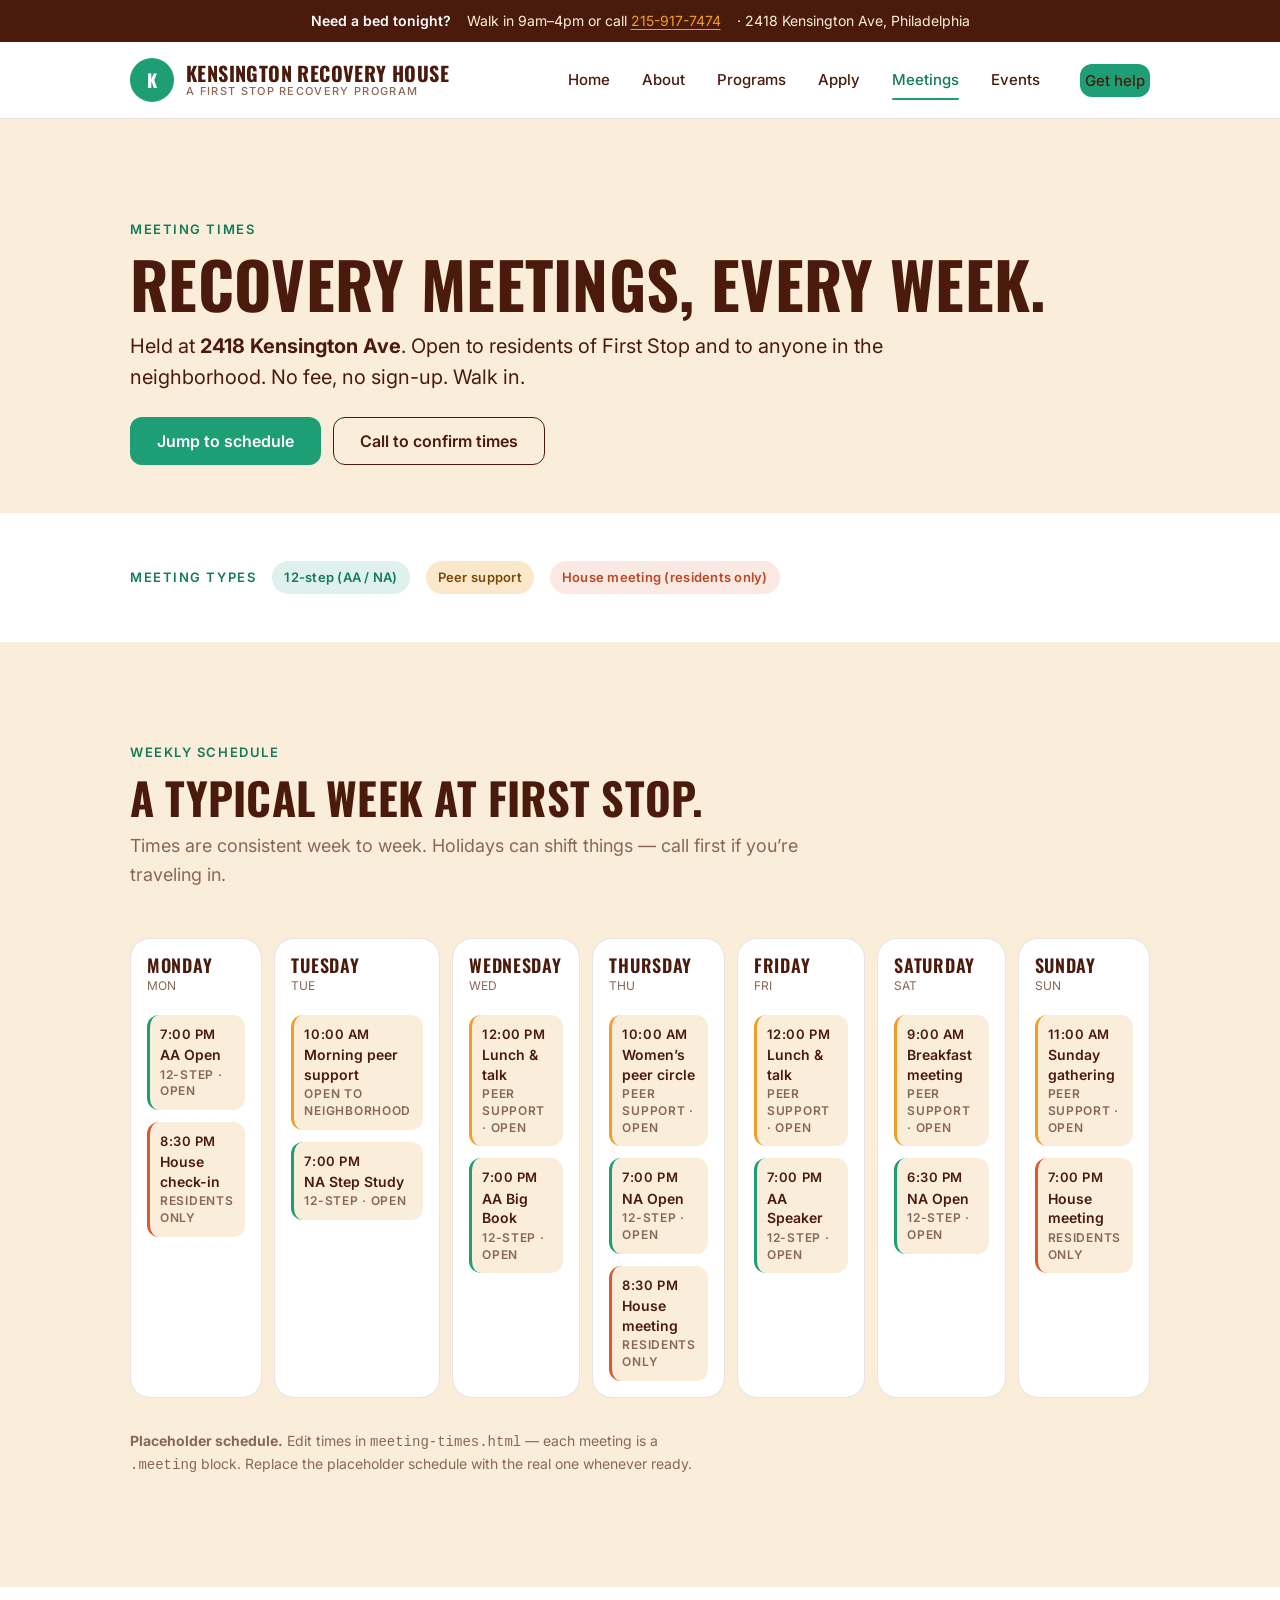
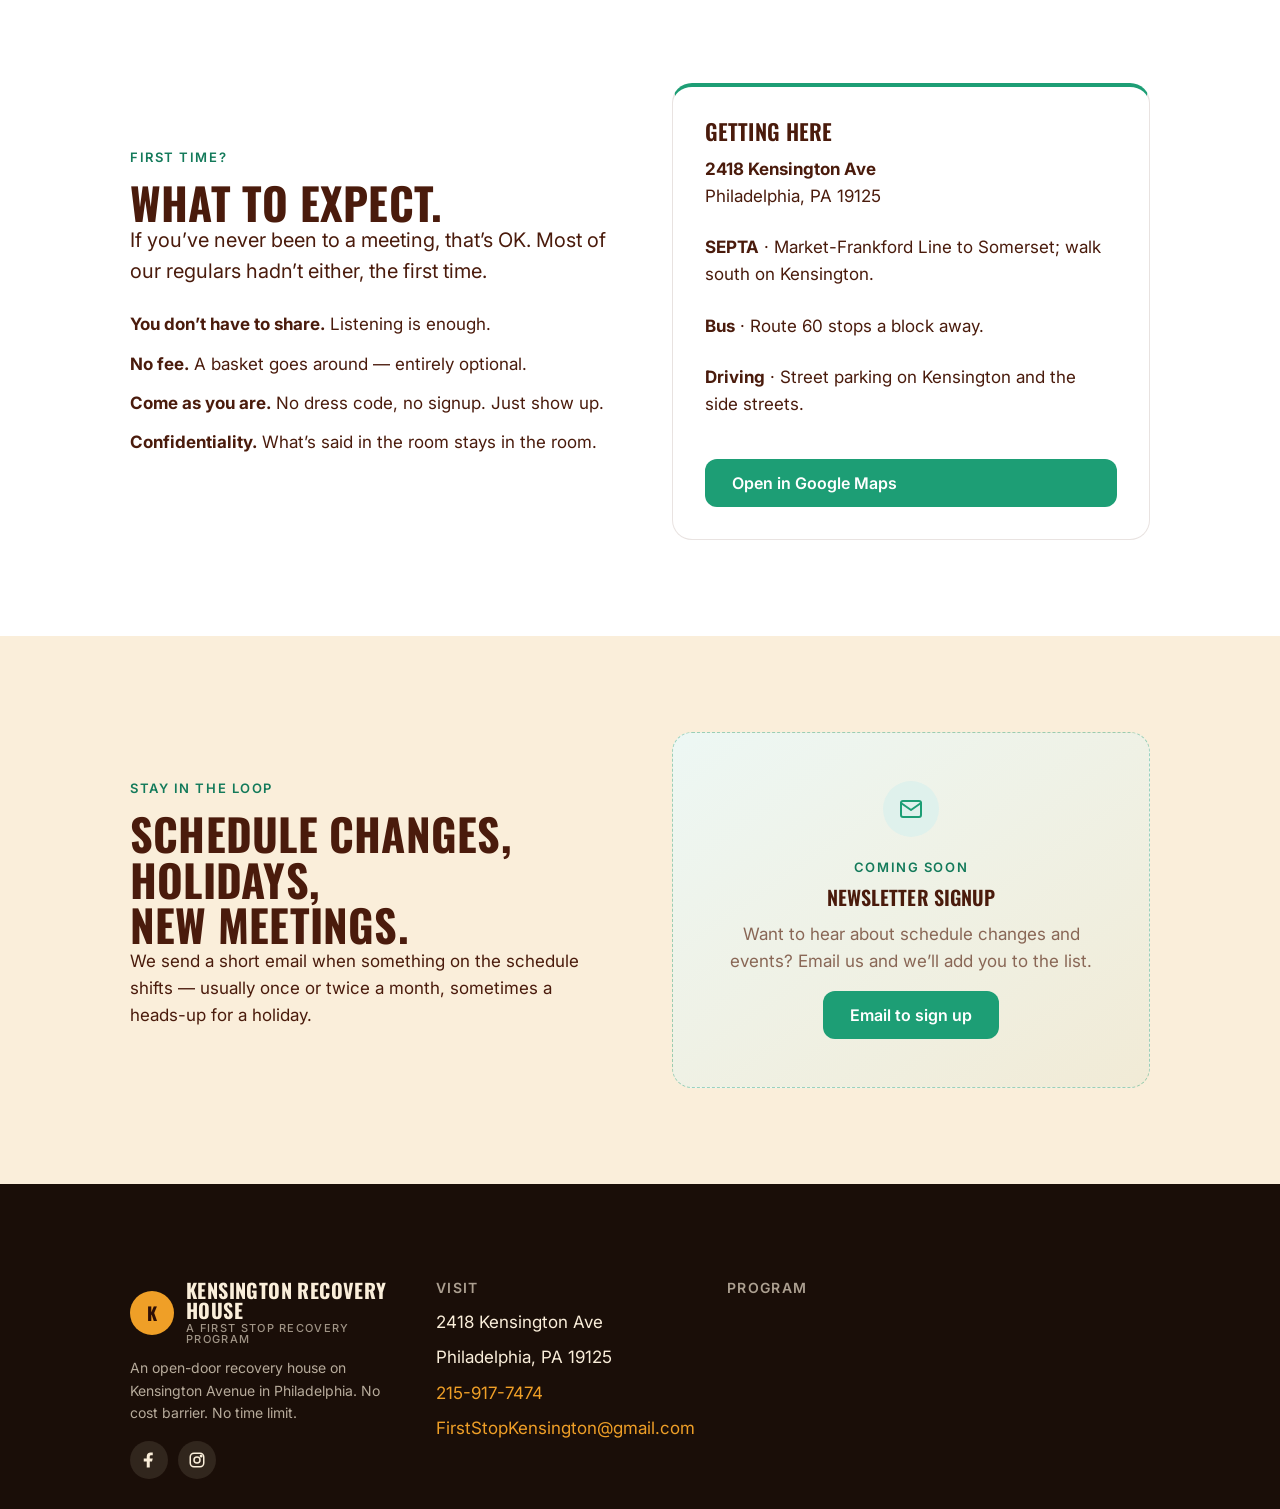
<file: meeting-times.html>
<!doctype html>
<html lang="en">
<head>
  <meta charset="utf-8" />
  <meta name="viewport" content="width=device-width, initial-scale=1" />
  <title>Meeting times — Kensington Recovery House</title>
  <meta name="description" content="Weekly recovery and peer-support meetings at First Stop Recovery in Kensington. Open to residents and the neighborhood." />
  <meta name="theme-color" content="#1A0E08" />
  <link rel="canonical" href="https://kensingtonrecoveryhouse.org/meeting-times" />
  <meta property="og:type" content="website" />
  <meta property="og:site_name" content="Kensington Recovery House" />
  <meta property="og:title" content="Meeting Times — Kensington Recovery House" />
  <meta property="og:description" content="Weekly recovery and peer-support meetings at First Stop Recovery in Kensington. Open to residents and the neighborhood." />
  <meta property="og:url" content="https://kensingtonrecoveryhouse.org/meeting-times" />
  <meta property="og:image" content="https://kensingtonrecoveryhouse.org/photos/kensington-light-night.png" />
  <meta property="og:locale" content="en_US" />
  <meta name="twitter:card" content="summary_large_image" />
  <meta name="twitter:title" content="Meeting Times — Kensington Recovery House" />
  <meta name="twitter:description" content="Weekly recovery and peer-support meetings in Kensington, Philadelphia. Open to residents and the neighborhood." />
  <meta name="twitter:image" content="https://kensingtonrecoveryhouse.org/photos/kensington-light-night.png" />
  <link rel="stylesheet" href="styles.css" />
  <link rel="icon" type="image/svg+xml" href="favicon.svg" />
  <style>
    /* meeting-specific */
    .week-grid { display: grid; grid-template-columns: repeat(7, 1fr); gap: var(--space-3); }
    @media (max-width: 900px) { .week-grid { grid-template-columns: repeat(2, 1fr); } }
    @media (max-width: 500px) { .week-grid { grid-template-columns: 1fr; } }
    .day-col { background: var(--paper); border: 1px solid var(--border); border-radius: var(--radius-lg); padding: var(--space-4); display: flex; flex-direction: column; gap: var(--space-3); min-height: 240px; }
    .day-col h3 { font-size: 18px; letter-spacing: 0.04em; }
    .day-col .day-date { font-family: var(--font-mono); font-size: 12px; color: var(--fg-muted); margin-bottom: var(--space-2); }
    .meeting { background: var(--cream); border-radius: var(--radius-md); padding: 10px 12px; font-size: 14px; line-height: 1.4; display: flex; flex-direction: column; gap: 2px; }
    .meeting .time { font-family: var(--font-mono); font-weight: 600; font-size: 13px; color: var(--espresso); letter-spacing: 0.04em; }
    .meeting .name { font-weight: 600; color: var(--fg); }
    .meeting .type { font-size: 12px; color: var(--fg-muted); text-transform: uppercase; letter-spacing: 0.06em; font-weight: 600; }
    .meeting.teal { border-left: 3px solid var(--teal); padding-left: 10px; }
    .meeting.gold { border-left: 3px solid var(--gold); padding-left: 10px; }
    .meeting.red  { border-left: 3px solid var(--red);  padding-left: 10px; }
    .day-empty { font-size: 13px; color: var(--fg-faint); font-style: italic; }
  </style>
</head>
<body data-screen-label="Meeting Times">
  <a class="skip" href="#main">Skip to content</a>

  <div class="urgent-strip">
    <strong>Need a bed tonight?</strong>
    <span>Walk in 9am&ndash;4pm or call <a href="tel:2159177474">215-917-7474</a></span>
    <span>&middot; 2418 Kensington Ave, Philadelphia</span>
  </div>

  <header class="site-header">
    <div class="site-header-inner">
      <a class="brand" href="index.html" aria-label="Kensington Recovery House home">
        <span class="brand-mark" aria-hidden="true">K</span>
        <span class="brand-words">Kensington Recovery House<span class="sub">A First Stop Recovery program</span></span>
      </a>
      <button class="nav-toggle" aria-label="Open menu" aria-expanded="false" id="navToggle"><span></span></button>
      <nav class="nav" id="nav">
        <a href="index.html">Home</a>
        <a href="about.html">About</a>
        <a href="programs.html">Programs</a>
        <a href="start-your-journey.html">Apply</a>
        <a href="meeting-times.html" class="is-active">Meetings</a>
        <a href="events.html">Events</a>
        <a class="btn btn-primary nav-cta" href="start-your-journey.html">Get help</a>
      </nav>
    </div>
  </header>

  <main id="main">

    <!-- ============ PAGE HEADER ============ -->
    <section style="padding: var(--space-9) 0 var(--space-7); background: var(--cream);">
      <div class="container">
        <span class="eyebrow">Meeting times</span>
        <h1>Recovery meetings, every week.</h1>
        <p class="lead" style="max-width: 60ch; margin-top: var(--space-4);">Held at <strong>2418 Kensington Ave</strong>. Open to residents of First Stop and to anyone in the neighborhood. No fee, no sign-up. Walk in.</p>
        <div class="hero-ctas" style="margin-top: var(--space-5);">
          <a class="btn btn-primary" href="#schedule">Jump to schedule</a>
          <a class="btn btn-secondary" href="tel:2159177474">Call to confirm times</a>
        </div>
      </div>
    </section>

    <!-- ============ MEETING TYPES KEY ============ -->
    <section class="bg-paper" style="padding: var(--space-7) 0;">
      <div class="container">
        <div style="display: flex; gap: var(--space-4); flex-wrap: wrap; align-items: center;">
          <span class="eyebrow" style="margin: 0;">Meeting types</span>
          <span class="pill pill-teal">12-step (AA / NA)</span>
          <span class="pill pill-gold">Peer support</span>
          <span class="pill pill-red">House meeting (residents only)</span>
        </div>
      </div>
    </section>

    <!-- ============ WEEKLY SCHEDULE ============ -->
    <section id="schedule" class="bg-cream">
      <div class="container">
        <div class="section-head">
          <span class="eyebrow">Weekly schedule</span>
          <h2>A typical week at First Stop.</h2>
          <p>Times are consistent week to week. Holidays can shift things &mdash; call first if you&rsquo;re traveling in.</p>
        </div>

        <div class="week-grid">
          <!-- MONDAY -->
          <div class="day-col">
            <div>
              <h3>Monday</h3>
              <div class="day-date">MON</div>
            </div>
            <div class="meeting teal">
              <span class="time">7:00 PM</span>
              <span class="name">AA Open</span>
              <span class="type">12-step &middot; Open</span>
            </div>
            <div class="meeting red">
              <span class="time">8:30 PM</span>
              <span class="name">House check-in</span>
              <span class="type">Residents only</span>
            </div>
          </div>

          <!-- TUESDAY -->
          <div class="day-col">
            <div>
              <h3>Tuesday</h3>
              <div class="day-date">TUE</div>
            </div>
            <div class="meeting gold">
              <span class="time">10:00 AM</span>
              <span class="name">Morning peer support</span>
              <span class="type">Open to neighborhood</span>
            </div>
            <div class="meeting teal">
              <span class="time">7:00 PM</span>
              <span class="name">NA Step Study</span>
              <span class="type">12-step &middot; Open</span>
            </div>
          </div>

          <!-- WEDNESDAY -->
          <div class="day-col">
            <div>
              <h3>Wednesday</h3>
              <div class="day-date">WED</div>
            </div>
            <div class="meeting gold">
              <span class="time">12:00 PM</span>
              <span class="name">Lunch & talk</span>
              <span class="type">Peer support &middot; Open</span>
            </div>
            <div class="meeting teal">
              <span class="time">7:00 PM</span>
              <span class="name">AA Big Book</span>
              <span class="type">12-step &middot; Open</span>
            </div>
          </div>

          <!-- THURSDAY -->
          <div class="day-col">
            <div>
              <h3>Thursday</h3>
              <div class="day-date">THU</div>
            </div>
            <div class="meeting gold">
              <span class="time">10:00 AM</span>
              <span class="name">Women&rsquo;s peer circle</span>
              <span class="type">Peer support &middot; Open</span>
            </div>
            <div class="meeting teal">
              <span class="time">7:00 PM</span>
              <span class="name">NA Open</span>
              <span class="type">12-step &middot; Open</span>
            </div>
            <div class="meeting red">
              <span class="time">8:30 PM</span>
              <span class="name">House meeting</span>
              <span class="type">Residents only</span>
            </div>
          </div>

          <!-- FRIDAY -->
          <div class="day-col">
            <div>
              <h3>Friday</h3>
              <div class="day-date">FRI</div>
            </div>
            <div class="meeting gold">
              <span class="time">12:00 PM</span>
              <span class="name">Lunch & talk</span>
              <span class="type">Peer support &middot; Open</span>
            </div>
            <div class="meeting teal">
              <span class="time">7:00 PM</span>
              <span class="name">AA Speaker</span>
              <span class="type">12-step &middot; Open</span>
            </div>
          </div>

          <!-- SATURDAY -->
          <div class="day-col">
            <div>
              <h3>Saturday</h3>
              <div class="day-date">SAT</div>
            </div>
            <div class="meeting gold">
              <span class="time">9:00 AM</span>
              <span class="name">Breakfast meeting</span>
              <span class="type">Peer support &middot; Open</span>
            </div>
            <div class="meeting teal">
              <span class="time">6:30 PM</span>
              <span class="name">NA Open</span>
              <span class="type">12-step &middot; Open</span>
            </div>
          </div>

          <!-- SUNDAY -->
          <div class="day-col">
            <div>
              <h3>Sunday</h3>
              <div class="day-date">SUN</div>
            </div>
            <div class="meeting gold">
              <span class="time">11:00 AM</span>
              <span class="name">Sunday gathering</span>
              <span class="type">Peer support &middot; Open</span>
            </div>
            <div class="meeting red">
              <span class="time">7:00 PM</span>
              <span class="name">House meeting</span>
              <span class="type">Residents only</span>
            </div>
          </div>
        </div>

        <p class="small" style="color: var(--fg-muted); margin-top: var(--space-6); max-width: 65ch;">
          <strong>Placeholder schedule.</strong> Edit times in <code>meeting-times.html</code> &mdash; each meeting is a <code>.meeting</code> block. Replace the placeholder schedule with the real one whenever ready.
        </p>
      </div>
    </section>

    <!-- ============ FIRST TIME ============ -->
    <section class="bg-paper">
      <div class="container">
        <div class="split">
          <div>
            <span class="eyebrow">First time?</span>
            <h2>What to expect.</h2>
            <p class="lead">If you&rsquo;ve never been to a meeting, that&rsquo;s OK. Most of our regulars hadn&rsquo;t either, the first time.</p>
            <ul style="list-style: none; padding: 0; margin: var(--space-5) 0; display: flex; flex-direction: column; gap: var(--space-3);">
              <li><strong>You don&rsquo;t have to share.</strong> Listening is enough.</li>
              <li><strong>No fee.</strong> A basket goes around &mdash; entirely optional.</li>
              <li><strong>Come as you are.</strong> No dress code, no signup. Just show up.</li>
              <li><strong>Confidentiality.</strong> What&rsquo;s said in the room stays in the room.</li>
            </ul>
          </div>
          <div class="card card-accent" style="padding: var(--space-6);">
            <h3>Getting here</h3>
            <p class="mb-3"><strong>2418 Kensington Ave</strong><br />Philadelphia, PA 19125</p>
            <p class="mb-3"><strong>SEPTA</strong> &middot; Market-Frankford Line to Somerset; walk south on Kensington.</p>
            <p class="mb-3"><strong>Bus</strong> &middot; Route 60 stops a block away.</p>
            <p><strong>Driving</strong> &middot; Street parking on Kensington and the side streets.</p>
            <a class="btn btn-primary mt-3" href="https://maps.google.com/?q=2418+Kensington+Ave+Philadelphia+PA+19125" target="_blank" rel="noopener">Open in Google Maps</a>
          </div>
        </div>
      </div>
    </section>

    <!-- ============ NEWSLETTER ============ -->
    <section class="bg-cream">
      <div class="container">
        <div class="split">
          <div>
            <span class="eyebrow">Stay in the loop</span>
            <h2>Schedule changes, holidays, new meetings.</h2>
            <p>We send a short email when something on the schedule shifts &mdash; usually once or twice a month, sometimes a heads-up for a holiday.</p>
          </div>
          <div>
            <!-- GHL_FORM: Newsletter -->
            <div style="background:linear-gradient(145deg,color-mix(in srgb,var(--teal) 8%,var(--paper)),color-mix(in srgb,var(--teal) 4%,var(--cream)));border:1.5px dashed color-mix(in srgb,var(--teal) 40%,transparent);border-radius:var(--radius-lg);padding:var(--space-7);text-align:center;">
              <div style="width:56px;height:56px;background:color-mix(in srgb,var(--teal) 14%,var(--paper));border-radius:var(--radius-full);display:grid;place-items:center;margin:0 auto var(--space-4);">
                <svg width="24" height="24" viewBox="0 0 24 24" fill="none" stroke="#1D9E75" stroke-width="2" stroke-linecap="round" stroke-linejoin="round" aria-hidden="true"><path d="M4 4h16c1.1 0 2 .9 2 2v12c0 1.1-.9 2-2 2H4c-1.1 0-2-.9-2-2V6c0-1.1.9-2 2-2z"/><polyline points="22,6 12,13 2,6"/></svg>
              </div>
              <p class="eyebrow" style="color:var(--teal-press);margin-bottom:var(--space-2);">Coming soon</p>
              <h3 style="font-size:20px;margin-bottom:var(--space-3);">Newsletter signup</h3>
              <p style="color:var(--fg-muted);max-width:36ch;margin:0 auto var(--space-4);">Want to hear about schedule changes and events? Email us and we&rsquo;ll add you to the list.</p>
              <a class="btn btn-primary" href="mailto:FirstStopKensington@gmail.com?subject=Newsletter%20Signup">Email to sign up</a>
            </div>
            <!-- /GHL_FORM -->
          </div>
        </div>
      </div>
    </section>

  </main>

  <footer class="site-footer">
    <div class="container">
      <div class="footer-grid">
        <div class="footer-brand">
          <a class="brand" href="index.html" style="color: var(--cream);">
            <span class="brand-mark" aria-hidden="true">K</span>
            <span class="brand-words">Kensington Recovery House<span class="sub" style="color: color-mix(in srgb, var(--cream) 60%, transparent);">A First Stop Recovery program</span></span>
          </a>
          <p>An open-door recovery house on Kensington Avenue in Philadelphia. No cost barrier. No time limit.</p>
          <div class="social-row" style="margin-top: var(--space-4);">
            <a href="https://www.facebook.com/firststoprecovery/" target="_blank" rel="noopener" aria-label="Facebook"><svg width="18" height="18" viewBox="0 0 24 24" fill="currentColor"><path d="M13 22v-8h3l1-4h-4V7.5c0-1.1.5-2 2-2h2V2.1C16.6 2 15.4 1.9 14.3 1.9c-3.2 0-5.3 2-5.3 5.5V10H5v4h4v8h4z"/></svg></a>
            <a href="https://www.instagram.com/" target="_blank" rel="noopener" aria-label="Instagram"><svg width="18" height="18" viewBox="0 0 24 24" fill="none" stroke="currentColor" stroke-width="2"><rect x="3" y="3" width="18" height="18" rx="5"/><circle cx="12" cy="12" r="4"/><circle cx="17.5" cy="6.5" r="1" fill="currentColor"/></svg></a>
          </div>
        </div>
        <div><h4>Visit</h4><ul><li>2418 Kensington Ave</li><li>Philadelphia, PA 19125</li><li><a href="tel:2159177474">215-917-7474</a></li><li><a href="mailto:FirstStopKensington@gmail.com">FirstStopKensington@gmail.com</a></li></ul></div>
        <div><h4>Program</h4><ul><li
</file>
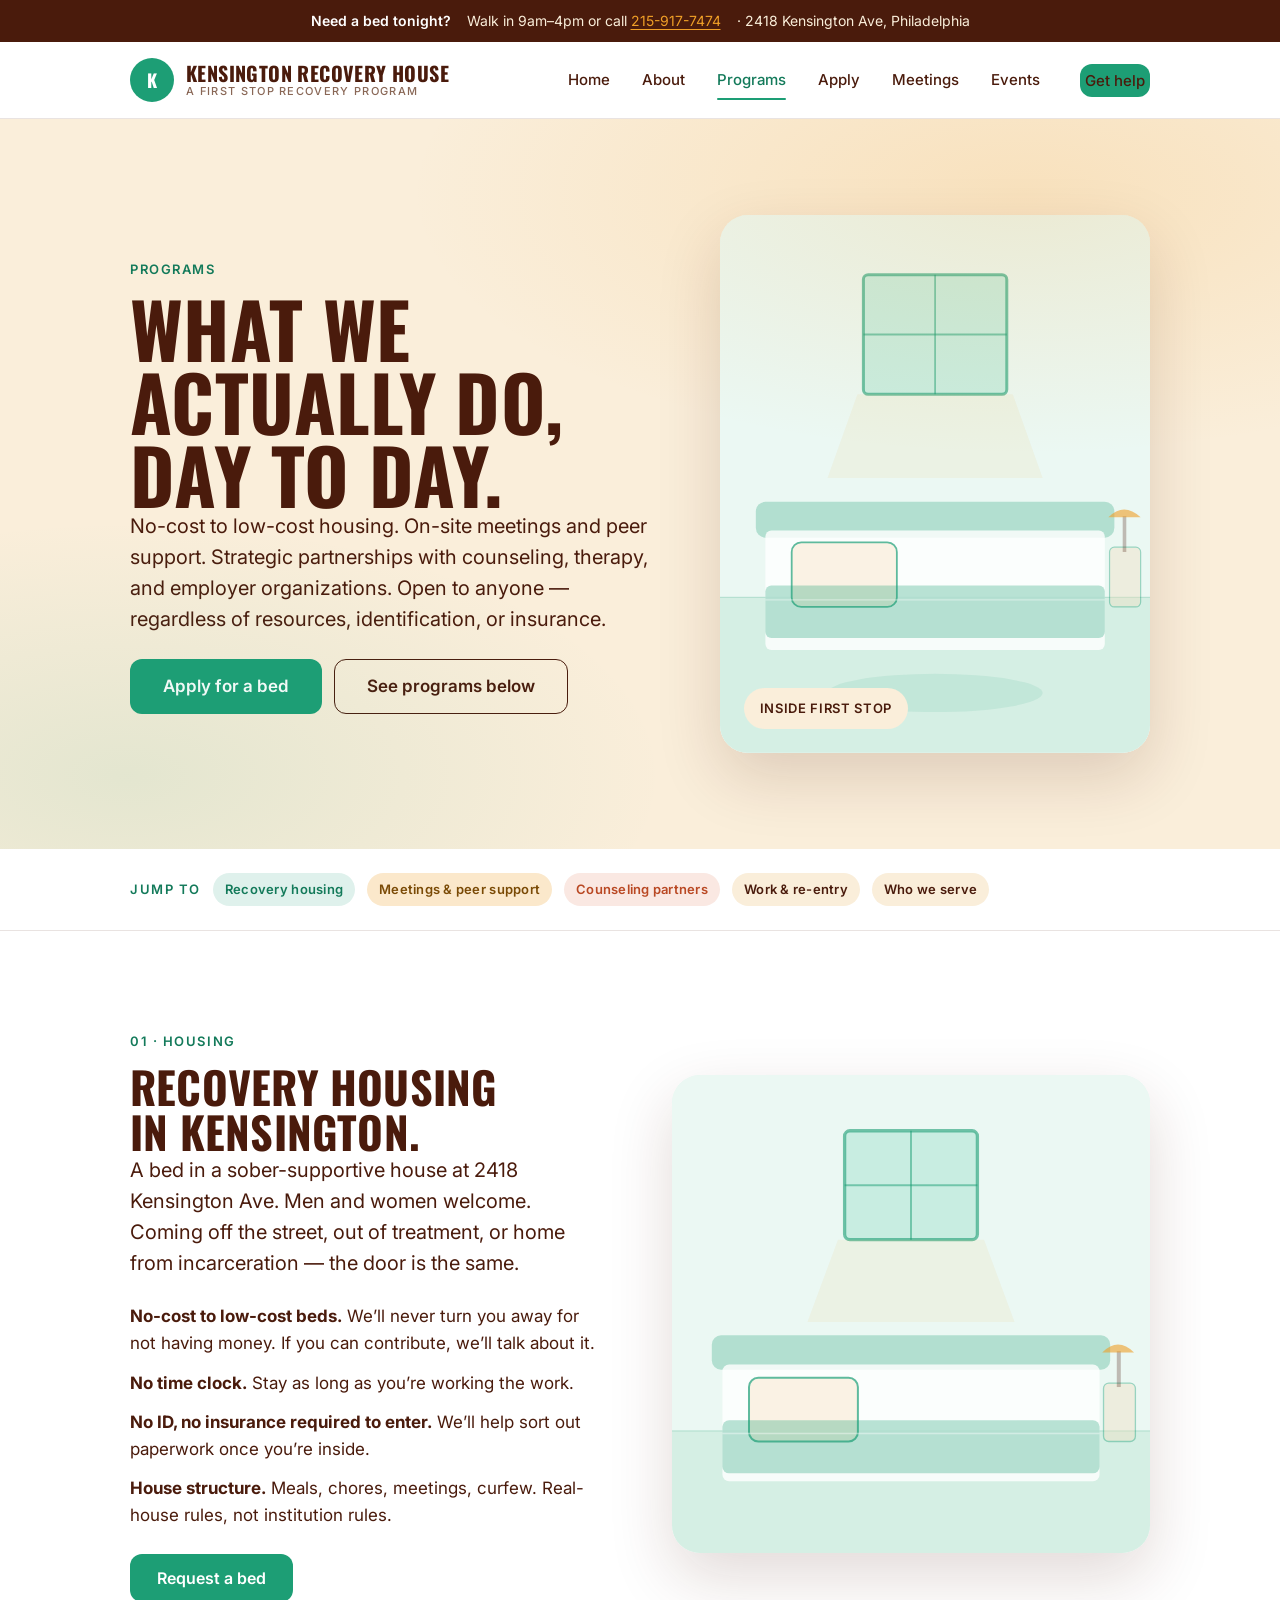
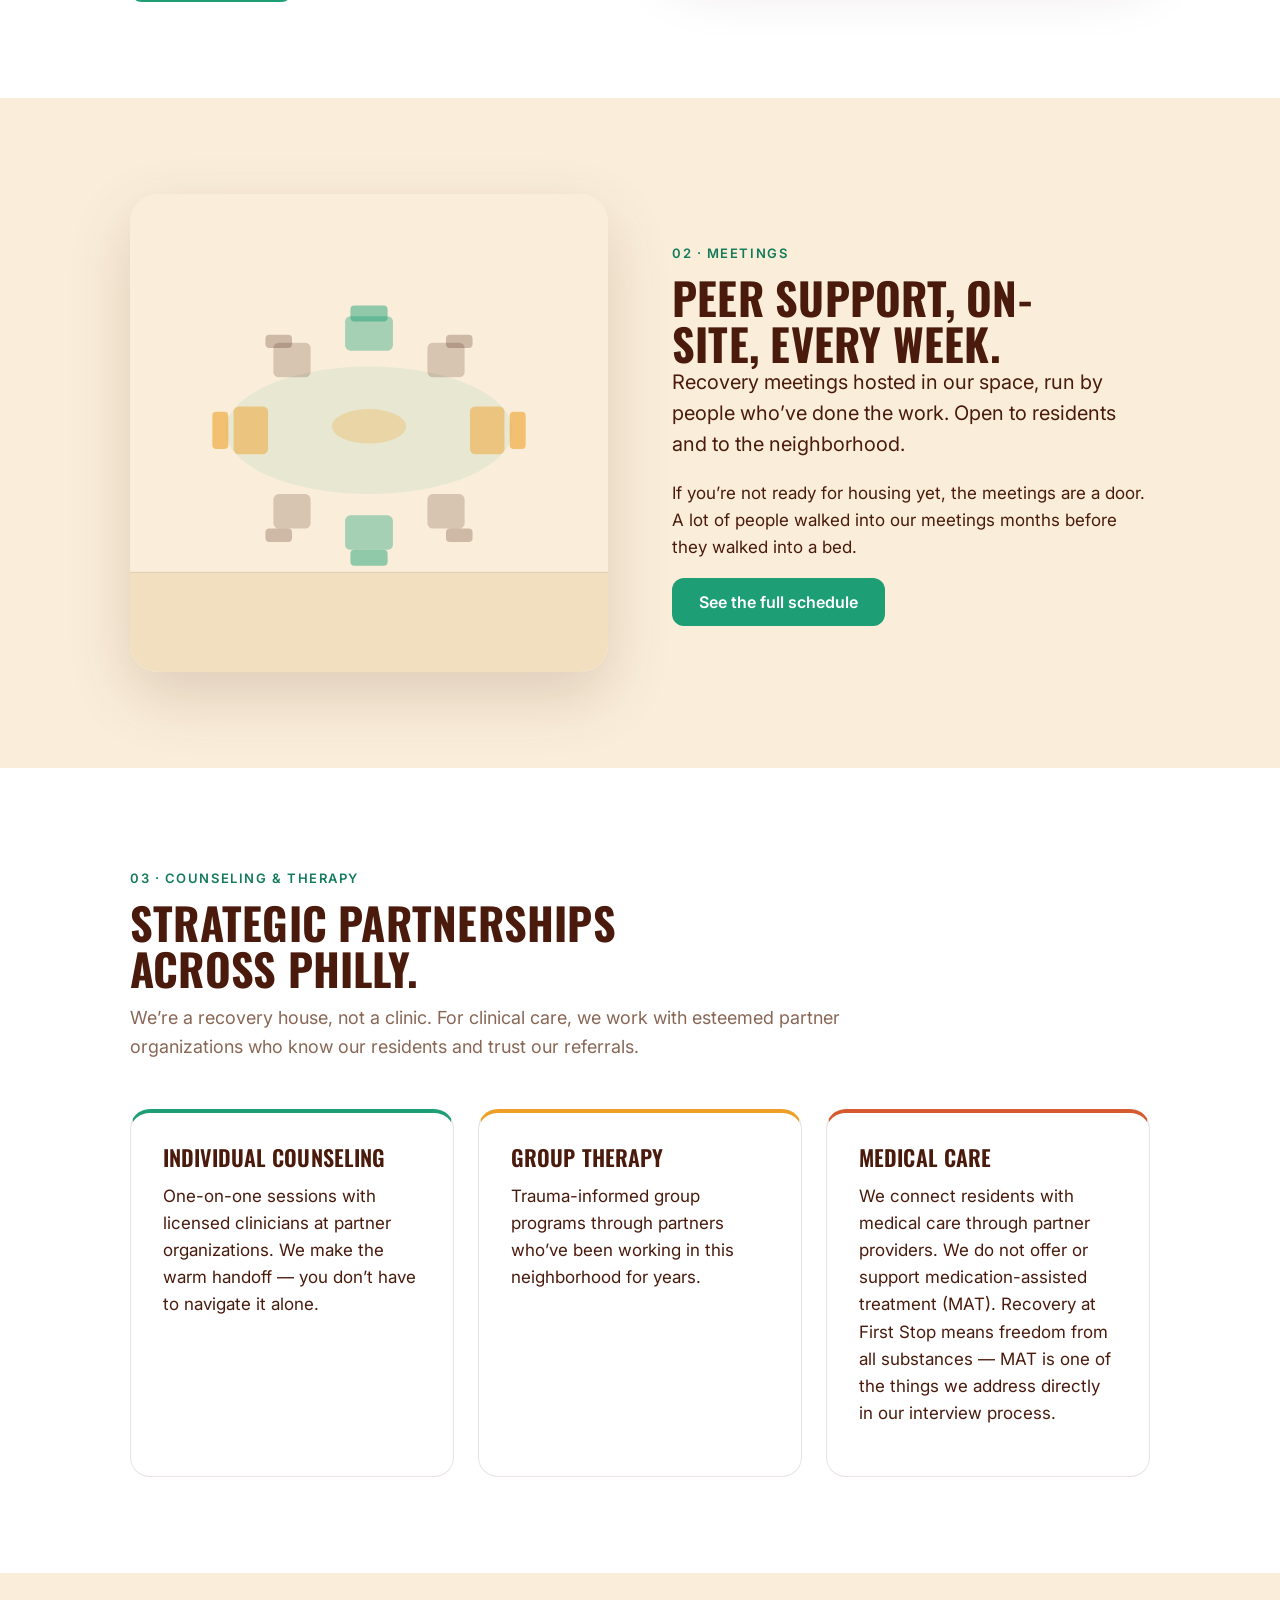
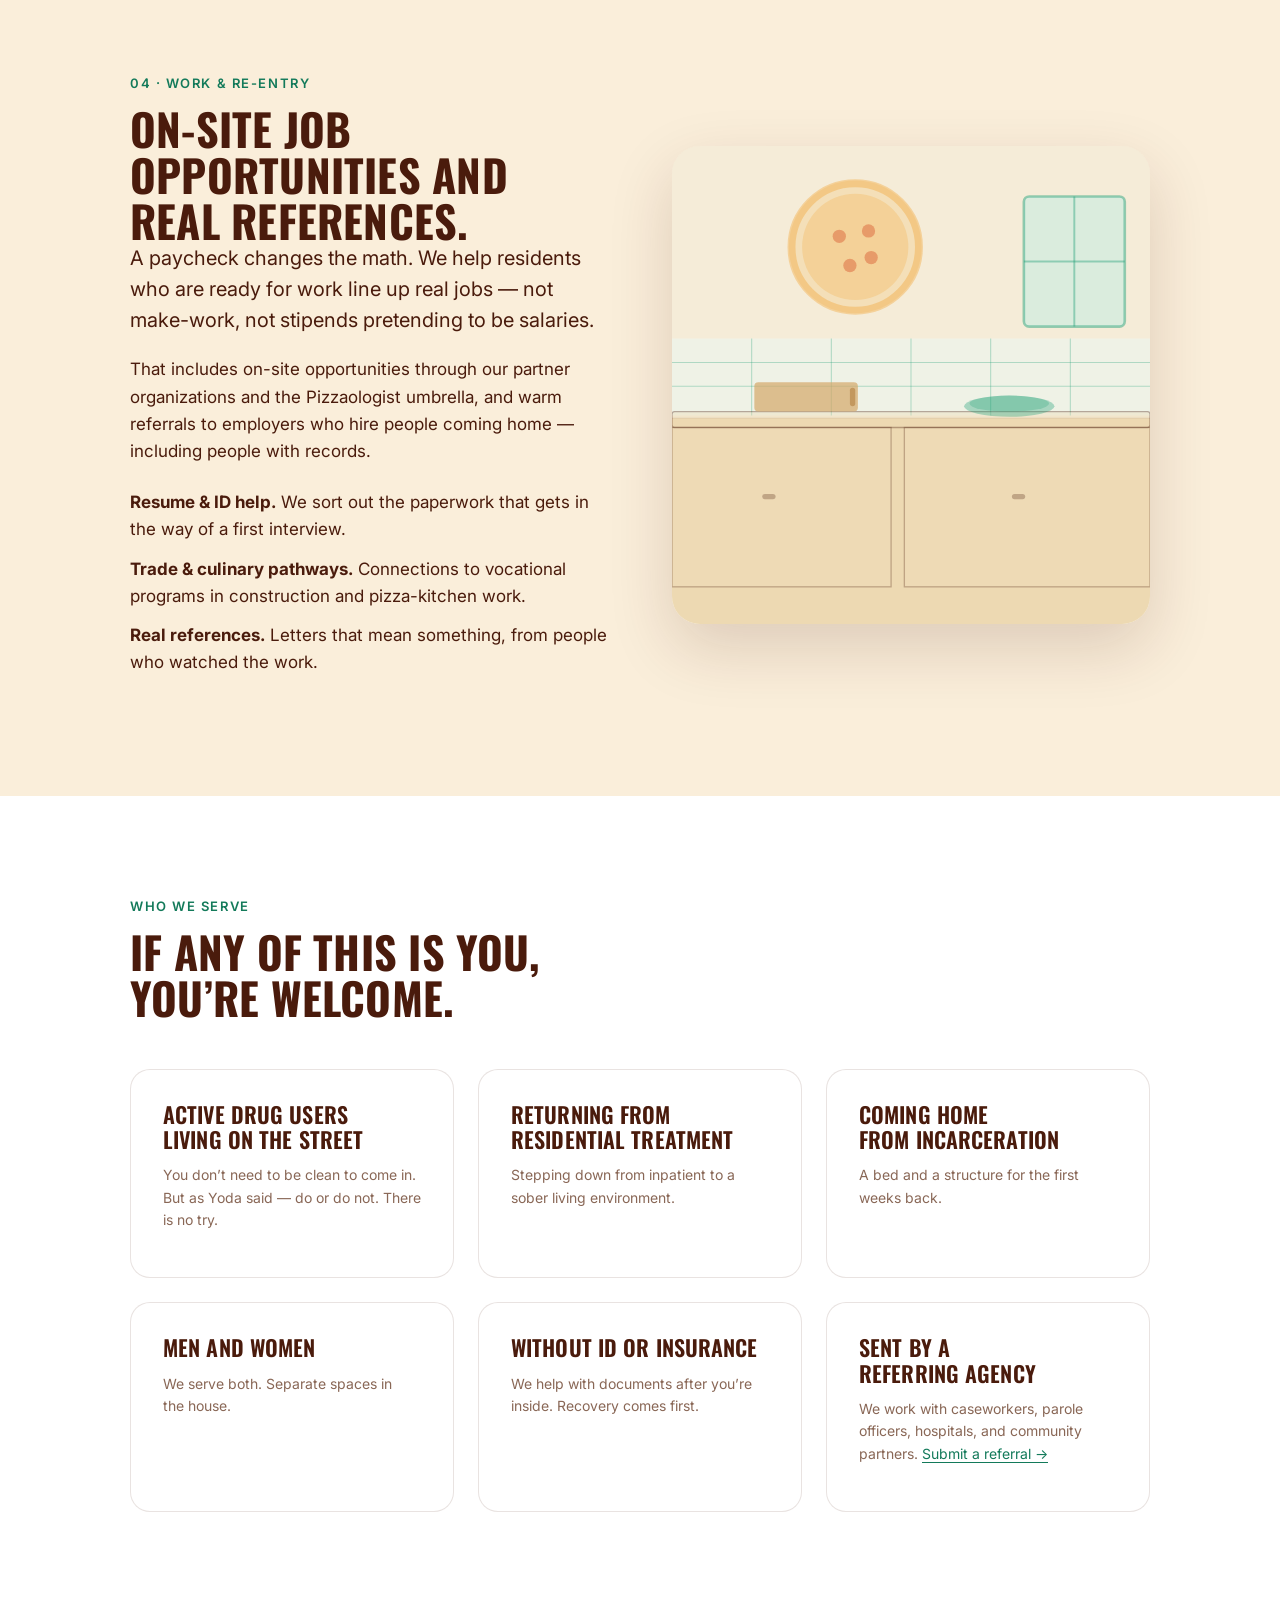
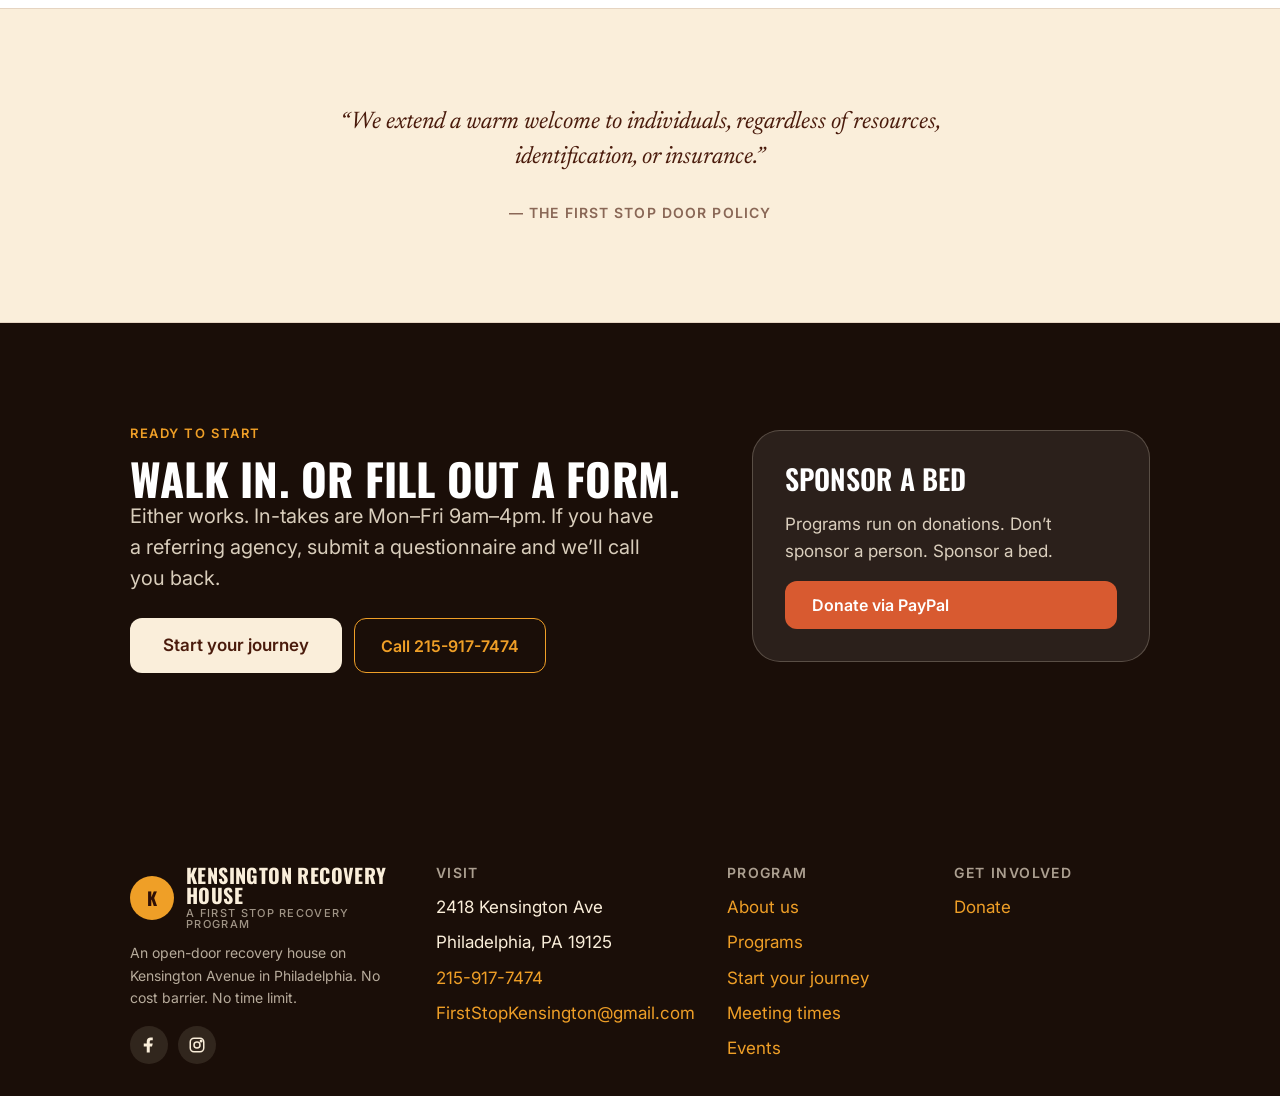
<file: programs.html>
<!doctype html>
<html lang="en">
<head>
  <meta charset="utf-8" />
  <meta name="viewport" content="width=device-width, initial-scale=1" />
  <title>Programs — Kensington Recovery House</title>
  <meta name="description" content="Recovery housing, peer support, counseling partnerships, and job pathways in Kensington, Philadelphia." />
  <meta name="theme-color" content="#1A0E08" />
  <link rel="canonical" href="https://kensingtonrecoveryhouse.org/programs" />
  <meta property="og:type" content="website" />
  <meta property="og:site_name" content="Kensington Recovery House" />
  <meta property="og:title" content="Programs — Kensington Recovery House" />
  <meta property="og:description" content="Recovery housing, peer support, counseling partnerships, and job pathways in Kensington, Philadelphia." />
  <meta property="og:url" content="https://kensingtonrecoveryhouse.org/programs" />
  <meta property="og:image" content="https://kensingtonrecoveryhouse.org/photos/kensington-light-night.png" />
  <meta property="og:locale" content="en_US" />
  <meta name="twitter:card" content="summary_large_image" />
  <meta name="twitter:title" content="Programs — Kensington Recovery House" />
  <meta name="twitter:description" content="Recovery housing, peer support, counseling partnerships, and job pathways in Kensington, Philadelphia." />
  <meta name="twitter:image" content="https://kensingtonrecoveryhouse.org/photos/kensington-light-night.png" />
  <link rel="stylesheet" href="styles.css" />
  <link rel="icon" type="image/svg+xml" href="favicon.svg" />
</head>
<body data-screen-label="Programs">
  <a class="skip" href="#main">Skip to content</a>

  <div class="urgent-strip">
    <strong>Need a bed tonight?</strong>
    <span>Walk in 9am&ndash;4pm or call <a href="tel:2159177474">215-917-7474</a></span>
    <span>&middot; 2418 Kensington Ave, Philadelphia</span>
  </div>

  <header class="site-header">
    <div class="site-header-inner">
      <a class="brand" href="index.html" aria-label="Kensington Recovery House home">
        <span class="brand-mark" aria-hidden="true">K</span>
        <span class="brand-words">Kensington Recovery House<span class="sub">A First Stop Recovery program</span></span>
      </a>
      <button class="nav-toggle" aria-label="Open menu" aria-expanded="false" id="navToggle"><span></span></button>
      <nav class="nav" id="nav">
        <a href="index.html">Home</a>
        <a href="about.html">About</a>
        <a href="programs.html" class="is-active">Programs</a>
        <a href="start-your-journey.html">Apply</a>
        <a href="meeting-times.html">Meetings</a>
        <a href="events.html">Events</a>
        <a class="btn btn-primary nav-cta" href="start-your-journey.html">Get help</a>
      </nav>
    </div>
  </header>

  <main id="main">

    <!-- ============ PAGE HERO ============ -->
    <section class="hero" style="padding: var(--space-9) 0;">
      <div class="container hero-inner">
        <div>
          <span class="eyebrow">Programs</span>
          <h1>What we actually do, day to day.</h1>
          <p class="lead">No-cost to low-cost housing. On-site meetings and peer support. Strategic partnerships with counseling, therapy, and employer organizations. Open to anyone &mdash; regardless of resources, identification, or insurance.</p>
          <div class="hero-ctas">
            <a class="btn btn-primary btn-lg" href="start-your-journey.html">Apply for a bed</a>
            <a class="btn btn-secondary btn-lg" href="#housing">See programs below</a>
          </div>
        </div>
        <div class="hero-photo" style="background:#EBF8F3;" aria-hidden="true">
          <svg viewBox="0 0 360 450" preserveAspectRatio="xMidYMid slice" xmlns="http://www.w3.org/2000/svg" style="position:absolute;inset:0;width:100%;height:100%;" aria-hidden="true"><rect width="360" height="450" fill="#EBF8F3"/><rect x="0" y="320" width="360" height="130" fill="#D5EFE4"/><line x1="0" y1="320" x2="360" y2="320" stroke="#1D9E75" stroke-width="1" opacity="0.2"/><rect x="120" y="50" width="120" height="100" rx="4" fill="#C8EDE1"/><rect x="120" y="50" width="120" height="100" rx="4" fill="none" stroke="#1D9E75" stroke-width="2.5" opacity="0.6"/><line x1="180" y1="50" x2="180" y2="150" stroke="#1D9E75" stroke-width="1.5" opacity="0.5"/><line x1="120" y1="100" x2="240" y2="100" stroke="#1D9E75" stroke-width="1.5" opacity="0.5"/><polygon points="115,150 245,150 270,220 90,220" fill="#EF9F27" opacity="0.07"/><rect x="30" y="240" width="300" height="30" rx="8" fill="#1D9E75" opacity="0.28"/><rect x="38" y="264" width="284" height="100" rx="5" fill="white" opacity="0.82"/><rect x="60" y="274" width="88" height="54" rx="8" fill="#FAEEDA" stroke="#1D9E75" stroke-width="1.5" opacity="0.7"/><rect x="38" y="310" width="284" height="44" rx="5" fill="#1D9E75" opacity="0.3"/><line x1="38" y1="322" x2="322" y2="322" stroke="white" stroke-width="1" opacity="0.4"/><rect x="326" y="278" width="26" height="50" rx="4" fill="#F1DFBF" stroke="#1D9E75" stroke-width="1" opacity="0.4"/><rect x="337" y="252" width="3" height="30" fill="#4A1B0C" opacity="0.28"/><path d="M325 253 Q338 240 352 253Z" fill="#EF9F27" opacity="0.6"/><ellipse cx="180" cy="400" rx="90" ry="16" fill="#1D9E75" opacity="0.1"/></svg>
          <span class="photo-tag">Inside First Stop</span>
        </div>
      </div>
    </section>

    <!-- ============ JUMP NAV ============ -->
    <section style="padding: var(--space-5) 0; border-bottom: 1px solid var(--border); background: var(--paper);">
      <div class="container" style="display: flex; gap: var(--space-3); flex-wrap: wrap; align-items: center;">
        <span class="eyebrow" style="margin: 0;">Jump to</span>
        <a class="pill pill-teal" href="#housing">Recovery housing</a>
        <a class="pill pill-gold" href="#meetings">Meetings & peer support</a>
        <a class="pill pill-red" href="#partners">Counseling partners</a>
        <a class="pill" href="#work">Work & re-entry</a>
        <a class="pill" href="#who">Who we serve</a>
      </div>
    </section>

    <!-- ============ HOUSING ============ -->
    <section id="housing" class="bg-paper">
      <div class="container">
        <div class="split">
          <div>
            <span class="eyebrow">01 &middot; Housing</span>
            <h2>Recovery housing in Kensington.</h2>
            <p class="lead">A bed in a sober-supportive house at 2418 Kensington Ave. Men and women welcome. Coming off the street, out of treatment, or home from incarceration &mdash; the door is the same.</p>
            <ul style="list-style: none; padding: 0; margin: var(--space-5) 0; display: flex; flex-direction: column; gap: var(--space-3);">
              <li><strong>No-cost to low-cost beds.</strong> We&rsquo;ll never turn you away for not having money. If you can contribute, we&rsquo;ll talk about it.</li>
              <li><strong>No time clock.</strong> Stay as long as you&rsquo;re working the work.</li>
              <li><strong>No ID, no insurance required to enter.</strong> We&rsquo;ll help sort out paperwork once you&rsquo;re inside.</li>
              <li><strong>House structure.</strong> Meals, chores, meetings, curfew. Real-house rules, not institution rules.</li>
            </ul>
            <a class="btn btn-primary" href="start-your-journey.html">Request a bed</a>
          </div>
          <div class="hero-photo" style="aspect-ratio:1/1;background:#EBF8F3;" aria-hidden="true">
            <svg viewBox="0 0 360 360" preserveAspectRatio="xMidYMid slice" xmlns="http://www.w3.org/2000/svg" style="position:absolute;inset:0;width:100%;height:100%;" aria-hidden="true"><rect width="360" height="360" fill="#EBF8F3"/><rect x="0" y="268" width="360" height="92" fill="#D5EFE4"/><line x1="0" y1="268" x2="360" y2="268" stroke="#1D9E75" stroke-width="1" opacity="0.2"/><rect x="130" y="42" width="100" height="82" rx="4" fill="#C8EDE1"/><rect x="130" y="42" width="100" height="82" rx="4" fill="none" stroke="#1D9E75" stroke-width="2.5" opacity="0.6"/><line x1="180" y1="42" x2="180" y2="124" stroke="#1D9E75" stroke-width="1.5" opacity="0.5"/><line x1="130" y1="83" x2="230" y2="83" stroke="#1D9E75" stroke-width="1.5" opacity="0.5"/><polygon points="125,124 235,124 258,186 102,186" fill="#EF9F27" opacity="0.07"/><rect x="30" y="196" width="300" height="26" rx="7" fill="#1D9E75" opacity="0.28"/><rect x="38" y="218" width="284" height="88" rx="5" fill="white" opacity="0.82"/><rect x="58" y="228" width="82" height="48" rx="7" fill="#FAEEDA" stroke="#1D9E75" stroke-width="1.5" opacity="0.7"/><rect x="38" y="260" width="284" height="40" rx="5" fill="#1D9E75" opacity="0.3"/><line x1="38" y1="270" x2="322" y2="270" stroke="white" stroke-width="1" opacity="0.4"/><rect x="325" y="232" width="24" height="44" rx="4" fill="#F1DFBF" stroke="#1D9E75" stroke-width="1" opacity="0.4"/><rect x="335" y="208" width="3" height="27" fill="#4A1B0C" opacity="0.28"/><path d="M324 209 Q336 197 348 209Z" fill="#EF9F27" opacity="0.6"/></svg>
          </div>
        </div>
      </div>
    </section>

    <!-- ============ MEETINGS ============ -->
    <section id="meetings" class="bg-cream">
      <div class="container">
        <div class="split reverse">
          <div>
            <span class="eyebrow">02 &middot; Meetings</span>
            <h2>Peer support, on-site, every week.</h2>
            <p class="lead">Recovery meetings hosted in our space, run by people who&rsquo;ve done the work. Open to residents and to the neighborhood.</p>
            <p>If you&rsquo;re not ready for housing yet, the meetings are a door. A lot of people walked into our meetings months before they walked into a bed.</p>
            <a class="btn btn-primary" href="meeting-times.html">See the full schedule</a>
          </div>
          <div class="hero-photo" style="aspect-ratio:1/1;background:#FAEEDA;" aria-hidden="true">
            <svg viewBox="0 0 360 360" preserveAspectRatio="xMidYMid slice" xmlns="http://www.w3.org/2000/svg" style="position:absolute;inset:0;width:100%;height:100%;" aria-hidden="true"><rect width="360" height="360" fill="#FAEEDA"/><rect x="0" y="285" width="360" height="75" fill="#F1DFBF"/><line x1="0" y1="285" x2="360" y2="285" stroke="#4A1B0C" stroke-width="1" opacity="0.1"/><ellipse cx="180" cy="178" rx="108" ry="48" fill="#1D9E75" opacity="0.08"/><ellipse cx="180" cy="175" rx="28" ry="13" fill="#EF9F27" opacity="0.25"/><rect x="162" y="92" width="36" height="26" rx="4" fill="#1D9E75" opacity="0.38"/><rect x="166" y="84" width="28" height="12" rx="3" fill="#1D9E75" opacity="0.48"/><rect x="162" y="242" width="36" height="26" rx="4" fill="#1D9E75" opacity="0.38"/><rect x="166" y="268" width="28" height="12" rx="3" fill="#1D9E75" opacity="0.48"/><rect x="78" y="160" width="26" height="36" rx="4" fill="#EF9F27" opacity="0.48"/><rect x="62" y="164" width="12" height="28" rx="3" fill="#EF9F27" opacity="0.58"/><rect x="256" y="160" width="26" height="36" rx="4" fill="#EF9F27" opacity="0.48"/><rect x="286" y="164" width="12" height="28" rx="3" fill="#EF9F27" opacity="0.58"/><rect x="108" y="112" width="28" height="26" rx="4" fill="#4A1B0C" opacity="0.2"/><rect x="102" y="106" width="20" height="10" rx="3" fill="#4A1B0C" opacity="0.25"/><rect x="224" y="112" width="28" height="26" rx="4" fill="#4A1B0C" opacity="0.2"/><rect x="238" y="106" width="20" height="10" rx="3" fill="#4A1B0C" opacity="0.25"/><rect x="108" y="226" width="28" height="26" rx="4" fill="#4A1B0C" opacity="0.2"/><rect x="102" y="252" width="20" height="10" rx="3" fill="#4A1B0C" opacity="0.25"/><rect x="224" y="226" width="28" height="26" rx="4" fill="#4A1B0C" opacity="0.2"/><rect x="238" y="252" width="20" height="10" rx="3" fill="#4A1B0C" opacity="0.25"/></svg>
          </div>
        </div>
      </div>
    </section>

    <!-- ============ PARTNERS / COUNSELING ============ -->
    <section id="partners" class="bg-paper">
      <div class="container">
        <div class="section-head">
          <span class="eyebrow">03 &middot; Counseling & therapy</span>
          <h2>Strategic partnerships across Philly.</h2>
          <p>We&rsquo;re a recovery house, not a clinic. For clinical care, we work with esteemed partner organizations who know our residents and trust our referrals.</p>
        </div>
        <div class="grid-3">
          <div class="card card-accent">
            <h3>Individual counseling</h3>
            <p>One-on-one sessions with licensed clinicians at partner organizations. We make the warm handoff &mdash; you don&rsquo;t have to navigate it alone.</p>
          </div>
          <div class="card card-accent gold">
            <h3>Group therapy</h3>
            <p>Trauma-informed group programs through partners who&rsquo;ve been working in this neighborhood for years.</p>
          </div>
          <div class="card card-accent red">
            <h3>Medical care</h3>
            <p>We connect residents with medical care through partner providers. We do not offer or support medication-assisted treatment (MAT). Recovery at First Stop means freedom from all substances &mdash; MAT is one of the things we address directly in our interview process.</p>
          </div>
        </div>
      </div>
    </section>

    <!-- ============ WORK / RE-ENTRY ============ -->
    <section id="work" class="bg-cream">
      <div class="container">
        <div class="split">
          <div>
            <span class="eyebrow">04 &middot; Work & re-entry</span>
            <h2>On-site job opportunities and real references.</h2>
            <p class="lead">A paycheck changes the math. We help residents who are ready for work line up real jobs &mdash; not make-work, not stipends pretending to be salaries.</p>
            <p>That includes on-site opportunities through our partner organizations and the Pizzaologist umbrella, and warm referrals to employers who hire people coming home &mdash; including people with records.</p>
            <ul style="list-style: none; padding: 0; margin: var(--space-5) 0; display: flex; flex-direction: column; gap: var(--space-3);">
              <li><strong>Resume & ID help.</strong> We sort out the paperwork that gets in the way of a first interview.</li>
              <li><strong>Trade & culinary pathways.</strong> Connections to vocational programs in construction and pizza-kitchen work.</li>
              <li><strong>Real references.</strong> Letters that mean something, from people who watched the work.</li>
            </ul>
          </div>
          <div class="hero-photo" style="aspect-ratio:1/1;background:#F5ECD8;" aria-hidden="true">
            <svg viewBox="0 0 360 360" preserveAspectRatio="xMidYMid slice" xmlns="http://www.w3.org/2000/svg" style="position:absolute;inset:0;width:100%;height:100%;" aria-hidden="true"><rect width="360" height="360" fill="#F5ECD8"/><rect x="0" y="205" width="360" height="155" fill="#EDD9B2"/><line x1="0" y1="205" x2="360" y2="205" stroke="#4A1B0C" stroke-width="1" opacity="0.1"/><rect x="0" y="145" width="360" height="58" fill="#EBF8F3" opacity="0.55"/><line x1="0" y1="163" x2="360" y2="163" stroke="#1D9E75" stroke-width="0.8" opacity="0.3"/><line x1="0" y1="181" x2="360" y2="181" stroke="#1D9E75" stroke-width="0.8" opacity="0.3"/><line x1="60" y1="145" x2="60" y2="203" stroke="#1D9E75" stroke-width="0.8" opacity="0.3"/><line x1="120" y1="145" x2="120" y2="203" stroke="#1D9E75" stroke-width="0.8" opacity="0.3"/><line x1="180" y1="145" x2="180" y2="203" stroke="#1D9E75" stroke-width="0.8" opacity="0.3"/><line x1="240" y1="145" x2="240" y2="203" stroke="#1D9E75" stroke-width="0.8" opacity="0.3"/><line x1="300" y1="145" x2="300" y2="203" stroke="#1D9E75" stroke-width="0.8" opacity="0.3"/><rect x="0" y="200" width="360" height="12" rx="2" fill="#EDD9B2" stroke="#4A1B0C" stroke-width="1" opacity="0.35"/><rect x="0" y="212" width="165" height="120" fill="#F1DFBF" stroke="#4A1B0C" stroke-width="1" opacity="0.28"/><rect x="68" y="262" width="10" height="4" rx="2" fill="#4A1B0C" opacity="0.28"/><rect x="175" y="212" width="185" height="120" fill="#F1DFBF" stroke="#4A1B0C" stroke-width="1" opacity="0.28"/><rect x="256" y="262" width="10" height="4" rx="2" fill="#4A1B0C" opacity="0.28"/><rect x="62" y="178" width="78" height="22" rx="3" fill="#D4A96A" opacity="0.7"/><rect x="134" y="182" width="4" height="14" rx="2" fill="#B8874A" opacity="0.7"/><ellipse cx="254" cy="196" rx="34" ry="8" fill="#1D9E75" opacity="0.35"/><ellipse cx="254" cy="194" rx="30" ry="6" fill="#1D9E75" opacity="0.25"/><rect x="265" y="38" width="76" height="98" rx="4" fill="#C8EDE1" opacity="0.6"/><rect x="265" y="38" width="76" height="98" rx="4" fill="none" stroke="#1D9E75" stroke-width="2" opacity="0.45"/><line x1="303" y1="38" x2="303" y2="136" stroke="#1D9E75" stroke-width="1.5" opacity="0.4"/><line x1="265" y1="87" x2="341" y2="87" stroke="#1D9E75" stroke-width="1.5" opacity="0.4"/><circle cx="138" cy="76" r="50" fill="#EF9F27" opacity="0.18"/><circle cx="138" cy="76" r="40" fill="#EF9F27" opacity="0.22"/><circle cx="138" cy="76" r="48" fill="none" stroke="#EF9F27" stroke-width="6" opacity="0.35"/><circle cx="126" cy="68" r="5" fill="#D85A30" opacity="0.45"/><circle cx="150" cy="84" r="5" fill="#D85A30" opacity="0.45"/><circle cx="134" cy="90" r="5" fill="#D85A30" opacity="0.45"/><circle cx="148" cy="64" r="5" fill="#D85A30" opacity="0.45"/></svg>
          </div>
        </div>
      </div>
    </section>

    <!-- ============ WHO WE SERVE ============ -->
    <section id="who" class="bg-paper">
      <div class="container">
        <div class="section-head">
          <span class="eyebrow">Who we serve</span>
          <h2>If any of this is you, you&rsquo;re welcome.</h2>
        </div>
        <div class="grid-3">
          <div class="card"><h3>Active drug users living on the street</h3><p class="small" style="color: var(--fg-muted);">You don&rsquo;t need to be clean to come in. But as Yoda said &mdash; do or do not. There is no try.</p></div>
          <div class="card"><h3>Returning from residential treatment</h3><p class="small" style="color: var(--fg-muted);">Stepping down from inpatient to a sober living environment.</p></div>
          <div class="card"><h3>Coming home from incarceration</h3><p class="small" style="color: var(--fg-muted);">A bed and a structure for the first weeks back.</p></div>
          <div class="card"><h3>Men and women</h3><p class="small" style="color: var(--fg-muted);">We serve both. Separate spaces in the house.</p></div>
          <div class="card"><h3>Without ID or insurance</h3><p class="small" style="color: var(--fg-muted);">We help with documents after you&rsquo;re inside. Recovery comes first.</p></div>
          <div class="card"><h3>Sent by a referring agency</h3><p class="small" style="color: var(--fg-muted);">We work with caseworkers, parole officers, hospitals, and community partners. <a href="start-your-journey.html#refer">Submit a referral &rarr;</a></p></div>
        </div>
      </div>
    </section>

    <!-- ============ CALLOUT ============ -->
    <section class="callout">
      <div class="container">
        <p class="quote">&ldquo;We extend a warm welcome to individuals, regardless of resources, identification, or insurance.&rdquo;</p>
        <cite>&mdash; The First Stop Door Policy</cite>
      </div>
    </section>

    <!-- ============ APPLY CTA ============ -->
    <section class="cta-band">
      <div class="container">
        <div>
          <span class="eyebrow" style="color: var(--gold);">Ready to start</span>
          <h2>Walk in. Or fill out a form.</h2>
          <p class="lead" style="color: color-mix(in srgb, var(--cream) 85%, transparent); max-width: 50ch;">Either works. In-takes are Mon&ndash;Fri 9am&ndash;4pm. If you have a referring agency, submit a questionnaire and we&rsquo;ll call you back.</p>
          <div class="hero-ctas">
            <a class="btn btn-on-dark btn-lg" href="start-your-journey.html">Start your journey</a>
            <a class="btn" href="tel:2159177474" style="background: transparent; color: var(--gold); border: 1.5px solid var(--gold);">Call 215-917-7474</a>
          </div>
        </div>
        <div class="donate-card">
          <h3 style="color: #fff;">Sponsor a bed</h3>
          <p style="color: color-mix(in srgb, var(--cream) 85%, transparent); margin: 0;">Programs run on donations. Don&rsquo;t sponsor a person. Sponsor a bed.</p>
          <a class="btn btn-red" href="https://www.paypal.com/donate" target="_blank" rel="noopener">Donate via PayPal</a>
        </div>
      </div>
    </section>

  </main>

  <footer class="site-footer">
    <div class="container">
      <div class="footer-grid">
        <div class="footer-brand">
          <a class="brand" href="index.html" style="color: var(--cream);">
            <span class="brand-mark" aria-hidden="true">K</span>
            <span class="brand-words">Kensington Recovery House<span class="sub" style="color: color-mix(in srgb, var(--cream) 60%, transparent);">A First Stop Recovery program</span></span>
          </a>
          <p>An open-door recovery house on Kensington Avenue in Philadelphia. No cost barrier. No time limit.</p>
          <div class="social-row" style="margin-top: var(--space-4);">
            <a href="https://www.facebook.com/firststoprecovery/" target="_blank" rel="noopener" aria-label="Facebook"><svg width="18" height="18" viewBox="0 0 24 24" fill="currentColor"><path d="M13 22v-8h3l1-4h-4V7.5c0-1.1.5-2 2-2h2V2.1C16.6 2 15.4 1.9 14.3 1.9c-3.2 0-5.3 2-5.3 5.5V10H5v4h4v8h4z"/></svg></a>
            <a href="https://www.instagram.com/" target="_blank" rel="noopener" aria-label="Instagram"><svg width="18" height="18" viewBox="0 0 24 24" fill="none" stroke="currentColor" stroke-width="2"><rect x="3" y="3" width="18" height="18" rx="5"/><circle cx="12" cy="12" r="4"/><circle cx="17.5" cy="6.5" r="1" fill="currentColor"/></svg></a>
          </div>
        </div>
        <div><h4>Visit</h4><ul><li>2418 Kensington Ave</li><li>Philadelphia, PA 19125</li><li><a href="tel:2159177474">215-917-7474</a></li><li><a href="mailto:FirstStopKensington@gmail.com">FirstStopKensington@gmail.com</a></li></ul></div>
        <div><h4>Program</h4><ul><li><a href="about.html">About us</a></li><li><a href="programs.html">Programs</a></li><li><a href="start-your-journey.html">Start your journey</a></li><li><a href="meeting-times.html">Meeting times</a></li><li><a href="events.html">Events</a></li></ul></div>
        <div><h4>Get involved</h4><ul><li><a href="https://www.paypal.com/donate" target="_blank" rel="noopener">Donate</a></li><li><a href="s
</file>
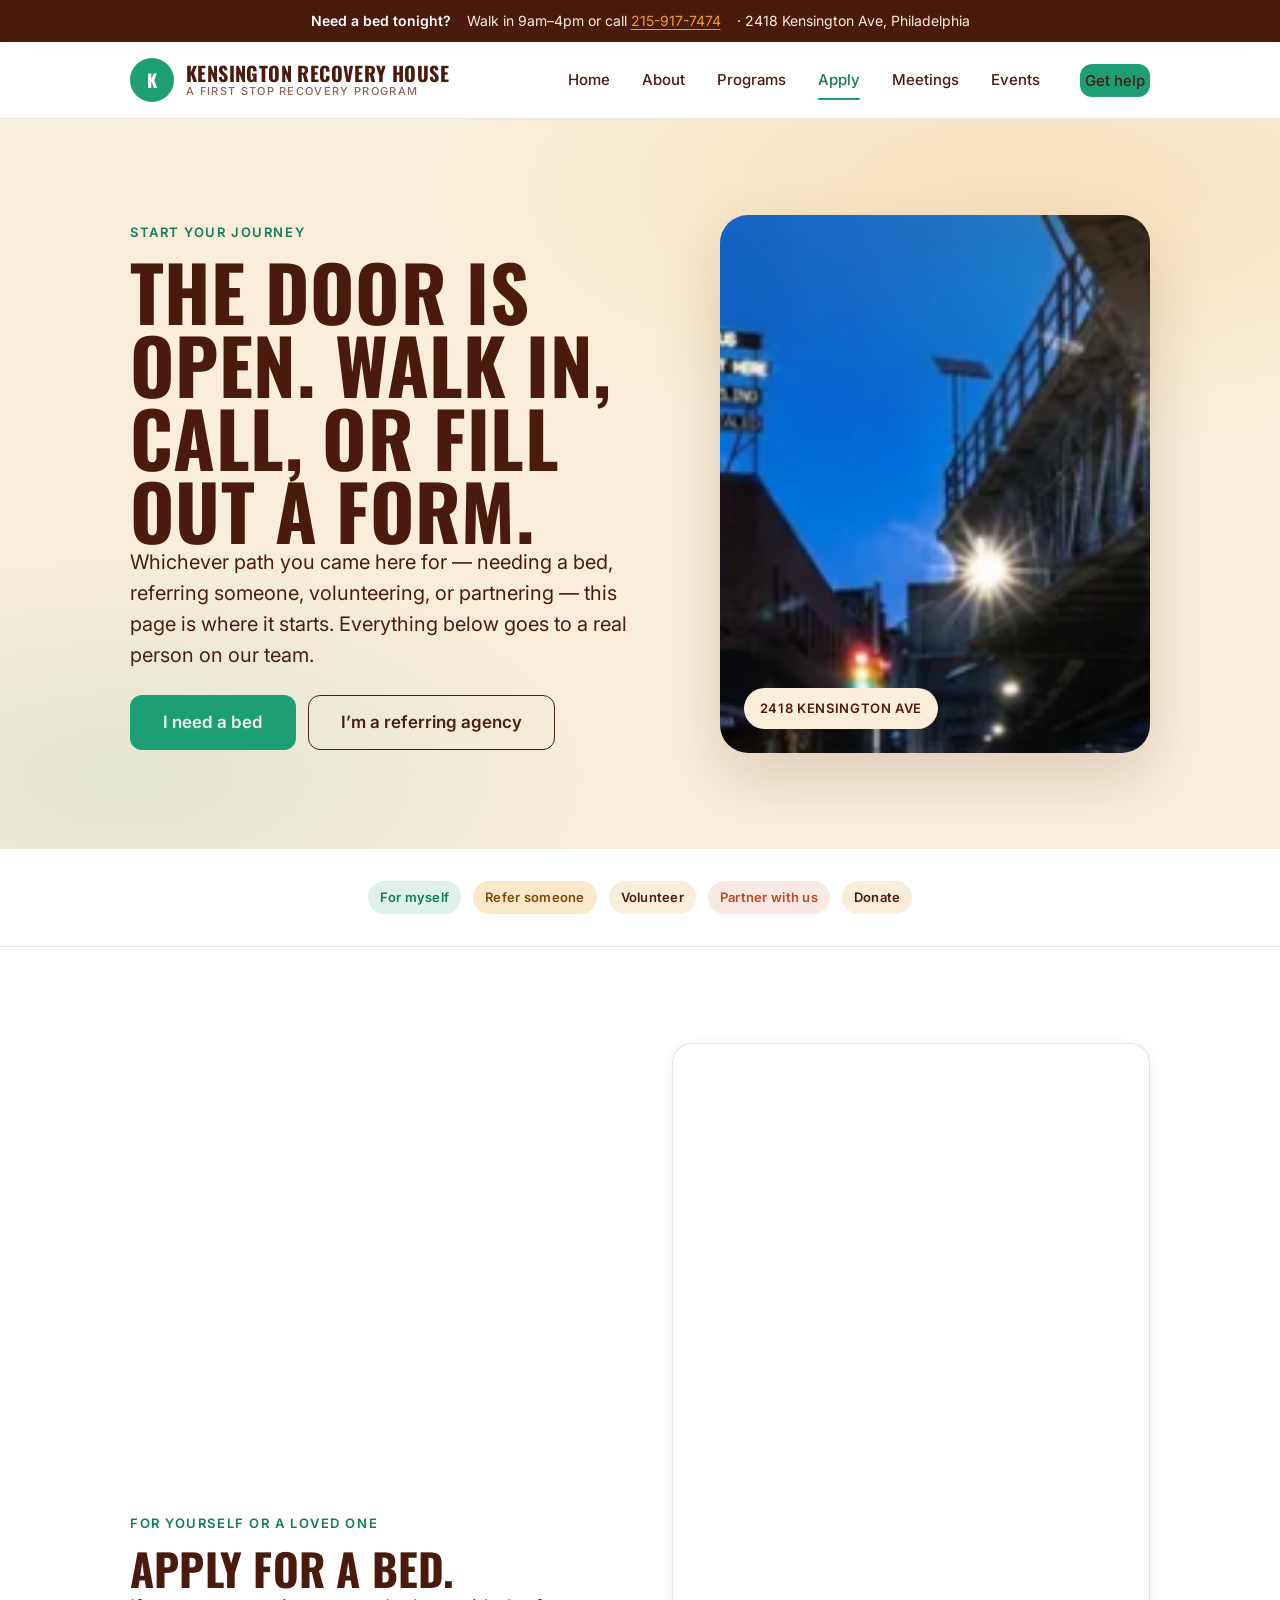
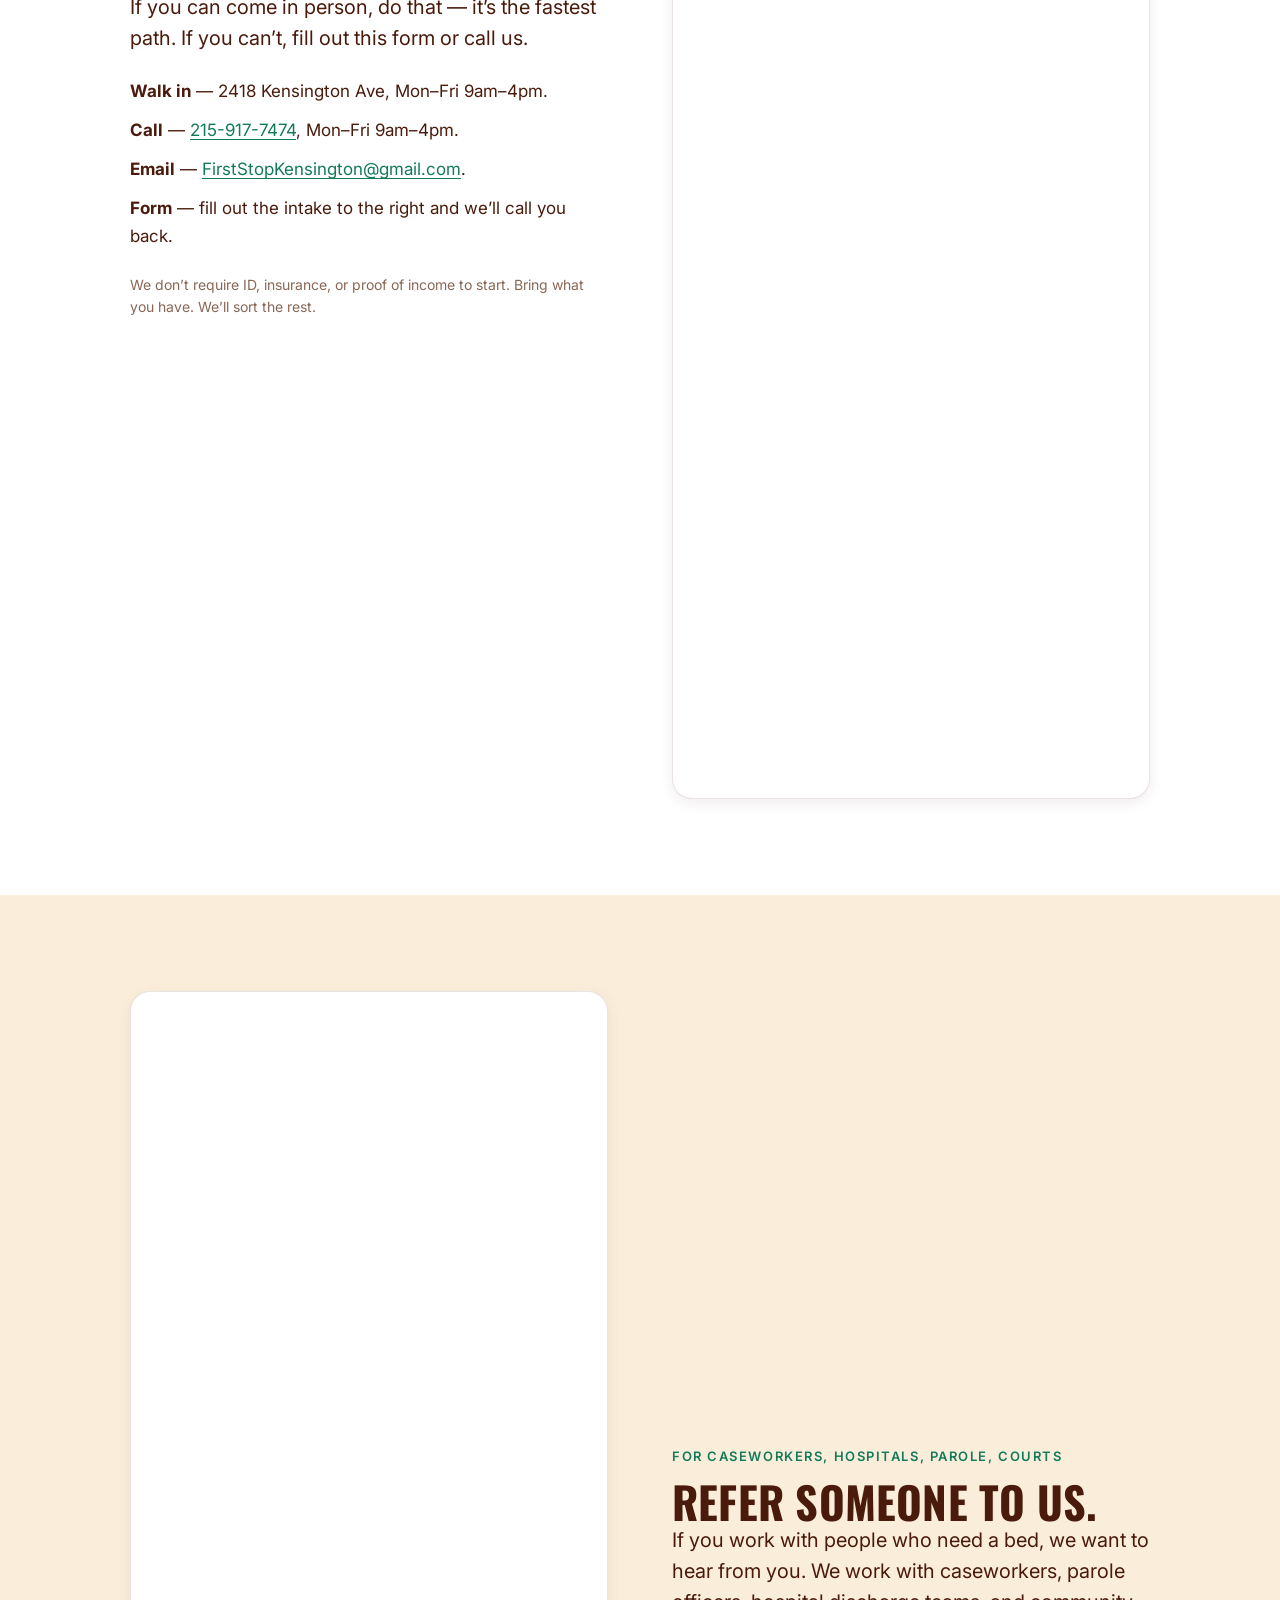
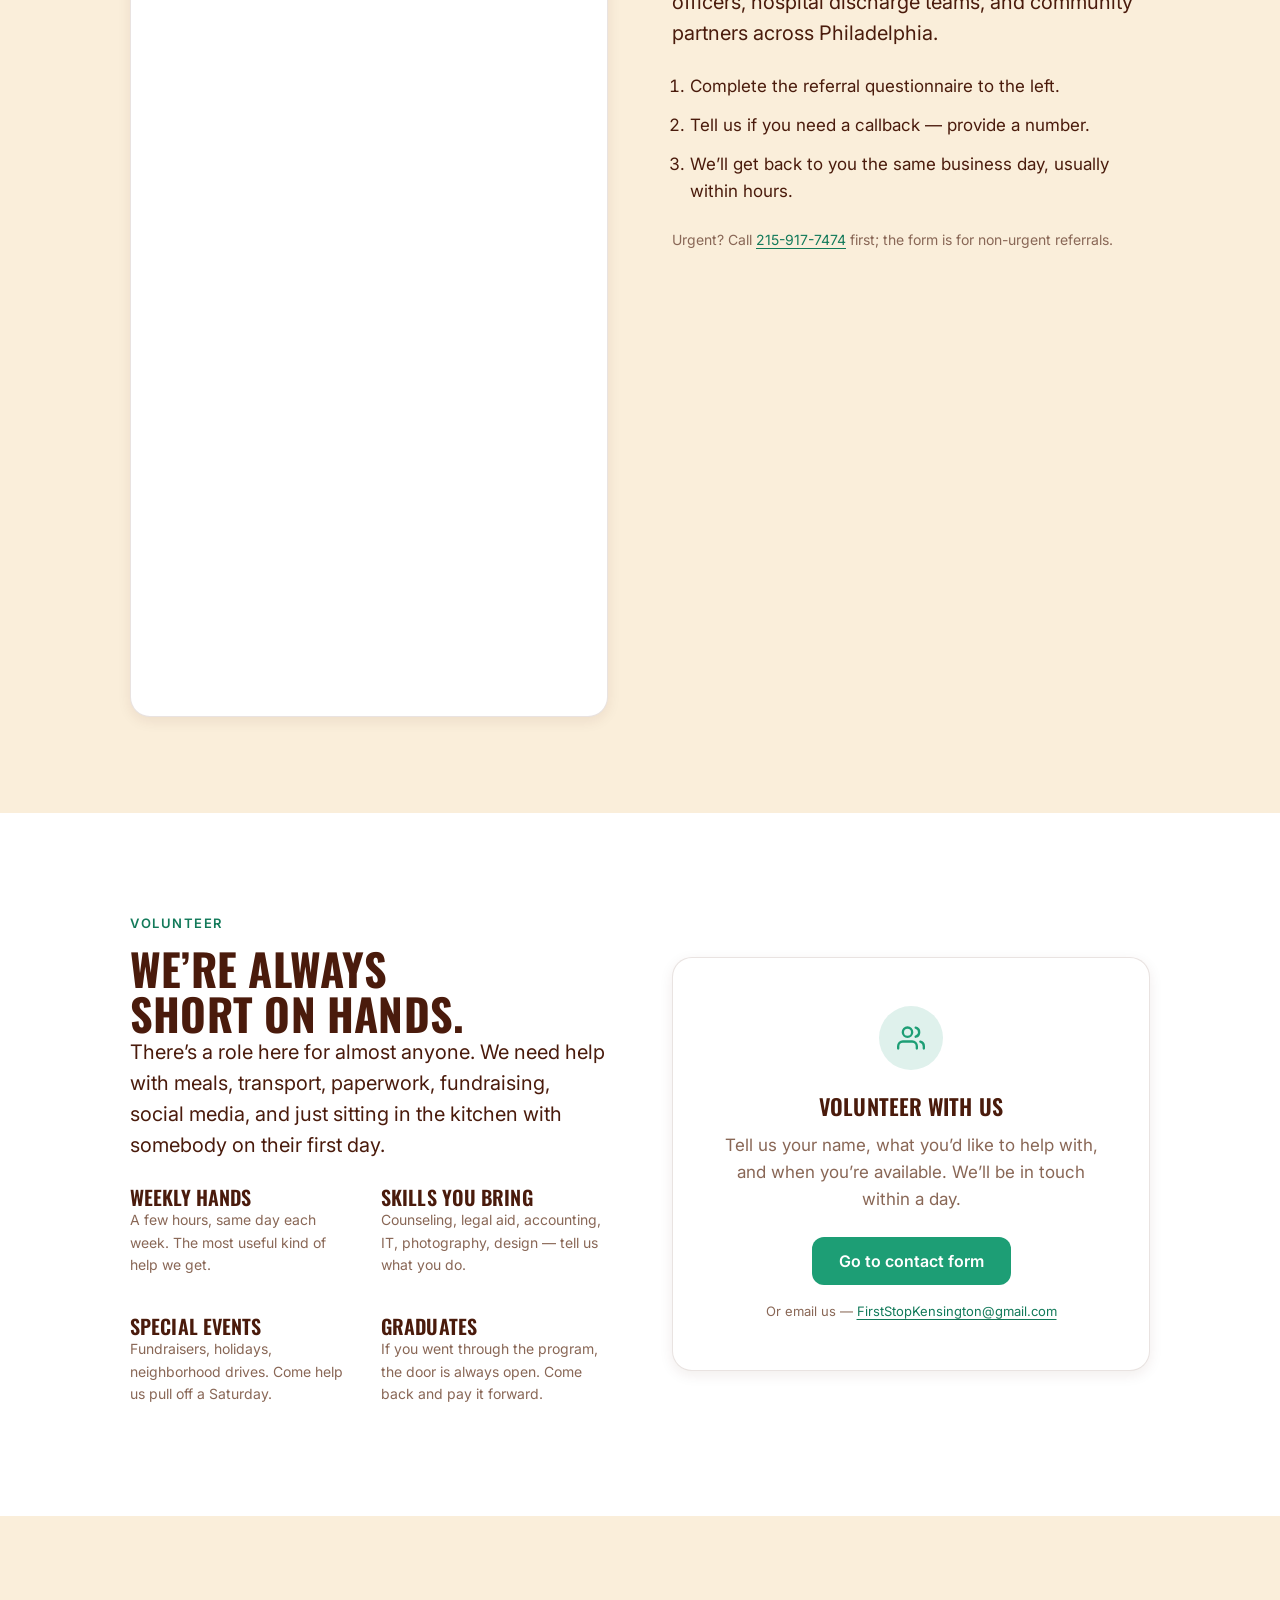
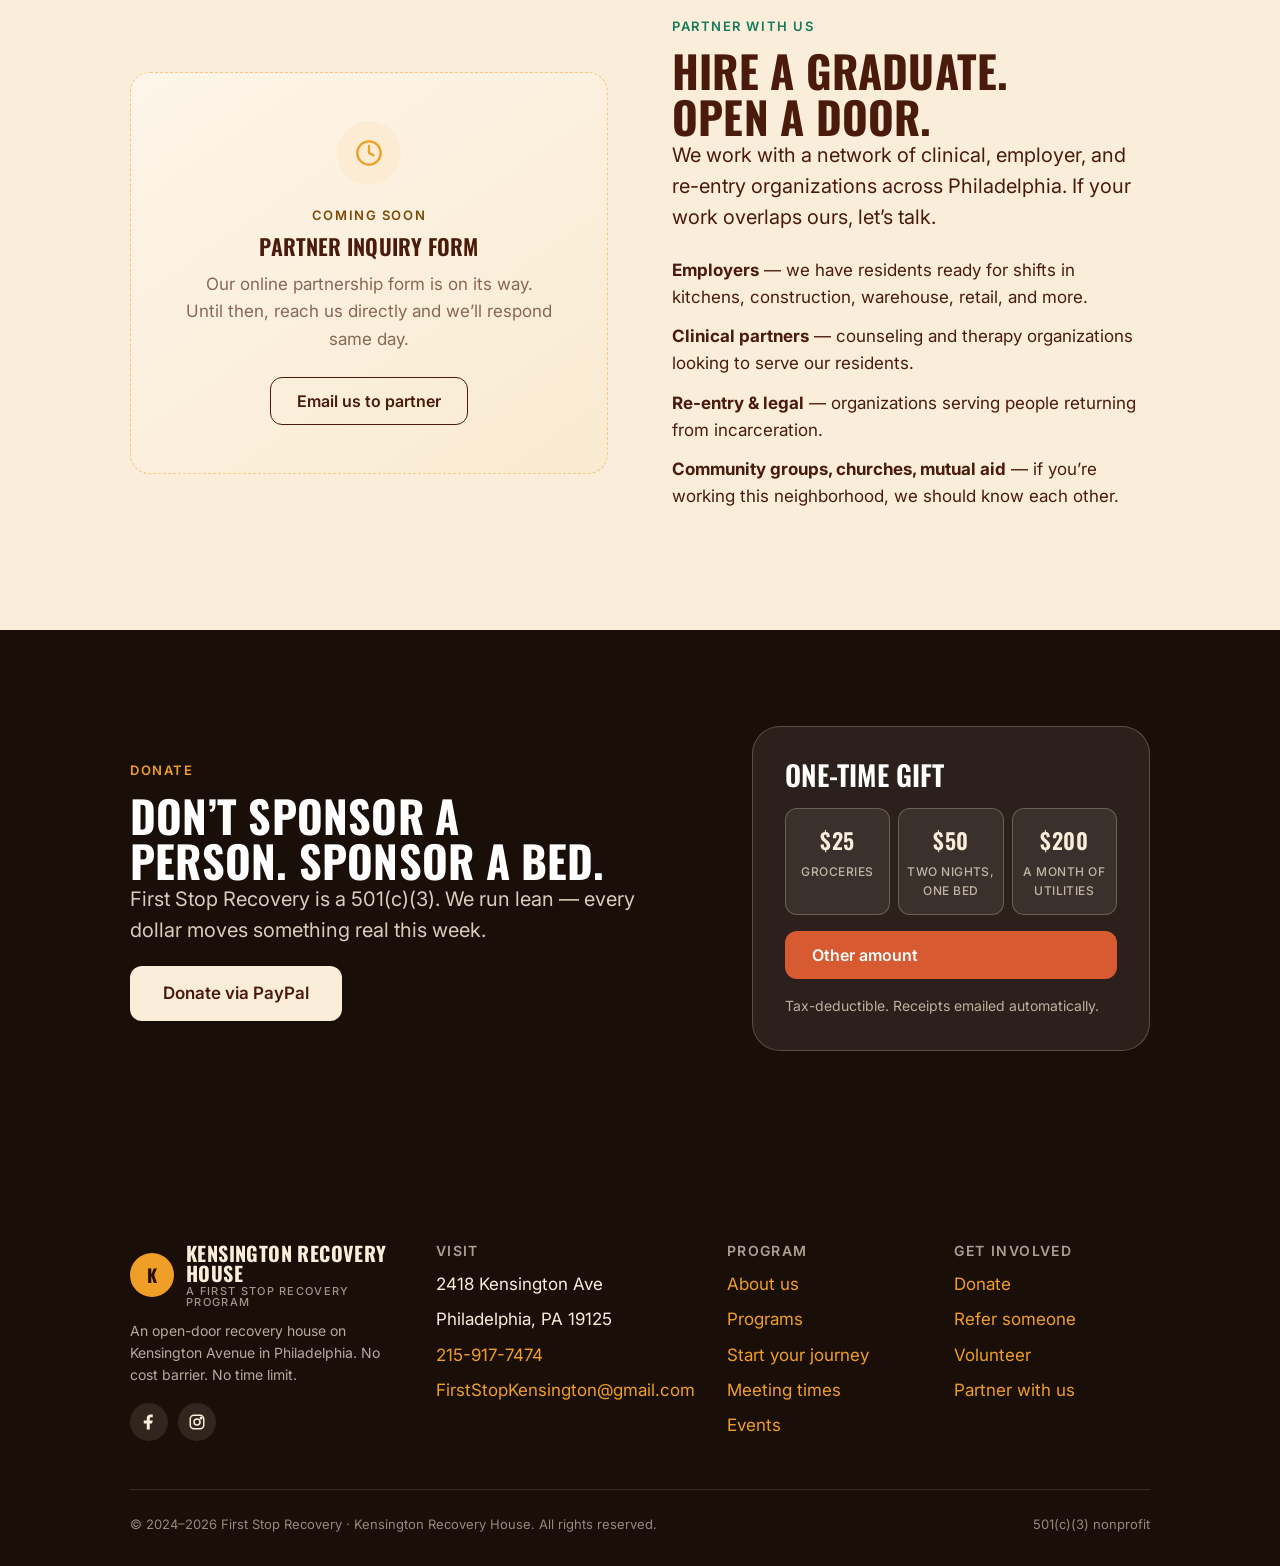
<file: start-your-journey.html>
<!doctype html>
<html lang="en">
<head>
  <meta charset="utf-8" />
  <meta name="viewport" content="width=device-width, initial-scale=1" />
  <title>Start your journey — Kensington Recovery House</title>
  <meta name="description" content="Apply for a bed, refer someone, volunteer, or partner with us. In-takes Mon–Fri 9am–4pm. Application and interview required." />
  <meta name="theme-color" content="#1A0E08" />
  <link rel="stylesheet" href="styles.css" />
  <link rel="icon" type="image/svg+xml" href="favicon.svg" />
</head>
<body data-screen-label="Start Your Journey">
  <a class="skip" href="#main">Skip to content</a>

  <div class="urgent-strip">
    <strong>Need a bed tonight?</strong>
    <span>Walk in 9am&ndash;4pm or call <a href="tel:2159177474">215-917-7474</a></span>
    <span>&middot; 2418 Kensington Ave, Philadelphia</span>
  </div>

  <header class="site-header">
    <div class="site-header-inner">
      <a class="brand" href="index.html" aria-label="Kensington Recovery House home">
        <span class="brand-mark" aria-hidden="true">K</span>
        <span class="brand-words">Kensington Recovery House<span class="sub">A First Stop Recovery program</span></span>
      </a>
      <button class="nav-toggle" aria-label="Open menu" aria-expanded="false" id="navToggle"><span></span></button>
      <nav class="nav" id="nav">
        <a href="index.html">Home</a>
        <a href="about.html">About</a>
        <a href="programs.html">Programs</a>
        <a href="start-your-journey.html" class="is-active">Apply</a>
        <a href="meeting-times.html">Meetings</a>
        <a href="events.html">Events</a>
        <a class="btn btn-primary nav-cta" href="#intake">Get help</a>
      </nav>
    </div>
  </header>

  <main id="main">

    <!-- ============ PAGE HERO ============ -->
    <section class="hero" style="padding: var(--space-9) 0;">
      <div class="container hero-inner">
        <div>
          <span class="eyebrow">Start your journey</span>
          <h1>The door is open. Walk in, call, or fill out a form.</h1>
          <p class="lead">Whichever path you came here for &mdash; needing a bed, referring someone, volunteering, or partnering &mdash; this page is where it starts. Everything below goes to a real person on our team.</p>
          <div class="hero-ctas">
            <a class="btn btn-primary btn-lg" href="#intake">I need a bed</a>
            <a class="btn btn-secondary btn-lg" href="#refer">I&rsquo;m a referring agency</a>
          </div>
        </div>
        <div class="hero-photo" style="background-image:url('photos/kensington-light-night.png');background-size:cover;background-position:center;" role="img" aria-label="Kensington Avenue at night — neon sign reads 'In our story of us, there is always light here. We are shining, dazzling. We are beautiful, healed.'">
          <span class="photo-tag">2418 Kensington Ave</span>
        </div>
      </div>
    </section>

    <!-- ============ PATHWAYS ============ -->
    <section style="padding: var(--space-6) 0; border-bottom: 1px solid var(--border); background: var(--paper);">
      <div class="container" style="display: flex; gap: var(--space-3); flex-wrap: wrap; align-items: center; justify-content: center;">
        <a class="pill pill-teal" href="#intake">For myself</a>
        <a class="pill pill-gold" href="#refer">Refer someone</a>
        <a class="pill" href="#volunteer">Volunteer</a>
        <a class="pill pill-red" href="#partner">Partner with us</a>
        <a class="pill" href="#donate">Donate</a>
      </div>
    </section>

    <!-- ============ INTAKE (FOR INDIVIDUAL) ============ -->
    <section id="intake" class="bg-paper">
      <div class="container">
        <div class="split">
          <div>
            <span class="eyebrow">For yourself or a loved one</span>
            <h2>Apply for a bed.</h2>
            <p class="lead">If you can come in person, do that &mdash; it&rsquo;s the fastest path. If you can&rsquo;t, fill out this form or call us.</p>
            <ul style="list-style: none; padding: 0; margin: var(--space-5) 0; display: flex; flex-direction: column; gap: var(--space-3);">
              <li><strong>Walk in</strong> &mdash; 2418 Kensington Ave, Mon&ndash;Fri 9am&ndash;4pm.</li>
              <li><strong>Call</strong> &mdash; <a href="tel:2159177474">215-917-7474</a>, Mon&ndash;Fri 9am&ndash;4pm.</li>
              <li><strong>Email</strong> &mdash; <a href="mailto:FirstStopKensington@gmail.com">FirstStopKensington@gmail.com</a>.</li>
              <li><strong>Form</strong> &mdash; fill out the intake to the right and we&rsquo;ll call you back.</li>
            </ul>
            <p class="small" style="color: var(--fg-muted);">We don&rsquo;t require ID, insurance, or proof of income to start. Bring what you have. We&rsquo;ll sort the rest.</p>
          </div>
          <div>
            <!-- GHL_FORM: Intake (individual applying for housing) -->
            <div style="background: var(--paper); border: 1px solid var(--border); border-radius: var(--radius-lg); overflow: hidden; box-shadow: var(--shadow-md);">
              <iframe
                src="https://links.shogunwebforge.com/widget/form/rZxB4SNK9GHRRdwI2U5g"
                style="width:100%;height:1354px;border:none;display:block;"
                id="inline-rZxB4SNK9GHRRdwI2U5g"
                data-layout="{'id':'INLINE'}"
                data-trigger-type="alwaysShow"
                data-trigger-value=""
                data-activation-type="alwaysActivated"
                data-activation-value=""
                data-deactivation-type="neverDeactivate"
                data-deactivation-value=""
                data-form-name="Intake Application FSR"
                data-height="1354"
                data-layout-iframe-id="inline-rZxB4SNK9GHRRdwI2U5g"
                data-form-id="rZxB4SNK9GHRRdwI2U5g"
                title="Intake Application — First Stop Recovery"
              ></iframe>
            </div>
            <!-- /GHL_FORM -->
          </div>
        </div>
      </div>
    </section>

    <!-- ============ REFERRING AGENCY ============ -->
    <section id="refer" class="bg-cream">
      <div class="container">
        <div class="split reverse">
          <div>
            <span class="eyebrow">For caseworkers, hospitals, parole, courts</span>
            <h2>Refer someone to us.</h2>
            <p class="lead">If you work with people who need a bed, we want to hear from you. We work with caseworkers, parole officers, hospital discharge teams, and community partners across Philadelphia.</p>
            <ol style="padding-left: 18px; margin: var(--space-5) 0; display: flex; flex-direction: column; gap: var(--space-3);">
              <li>Complete the referral questionnaire to the left.</li>
              <li>Tell us if you need a callback &mdash; provide a number.</li>
              <li>We&rsquo;ll get back to you the same business day, usually within hours.</li>
            </ol>
            <p class="small" style="color: var(--fg-muted);">Urgent? Call <a href="tel:2159177474">215-917-7474</a> first; the form is for non-urgent referrals.</p>
          </div>
          <div>
            <!-- GHL_FORM: Referring Agency questionnaire -->
            <div style="background:var(--paper);border:1px solid var(--border);border-radius:var(--radius-lg);overflow:hidden;box-shadow:var(--shadow-md);">
              <iframe
                src="https://links.shogunwebforge.com/widget/form/Sbzmj0Lkv10E8os9kEg3"
                style="width:100%;height:1324px;border:none;display:block;"
                id="inline-Sbzmj0Lkv10E8os9kEg3"
                data-layout="{'id':'INLINE'}"
                data-trigger-type="alwaysShow"
                data-trigger-value=""
                data-activation-type="alwaysActivated"
                data-activation-value=""
                data-deactivation-type="neverDeactivate"
                data-deactivation-value=""
                data-form-name="Agency Referral"
                data-height="1324"
                data-layout-iframe-id="inline-Sbzmj0Lkv10E8os9kEg3"
                data-form-id="Sbzmj0Lkv10E8os9kEg3"
                title="Agency Referral — First Stop Recovery"
              ></iframe>
            </div>
            <!-- /GHL_FORM -->
          </div>
        </div>
      </div>
    </section>

    <!-- ============ VOLUNTEER ============ -->
    <section id="volunteer" class="bg-paper">
      <div class="container">
        <div class="split">
          <div>
            <span class="eyebrow">Volunteer</span>
            <h2>We&rsquo;re always short on hands.</h2>
            <p class="lead">There&rsquo;s a role here for almost anyone. We need help with meals, transport, paperwork, fundraising, social media, and just sitting in the kitchen with somebody on their first day.</p>
            <div class="grid-2" style="margin-top: var(--space-5);">
              <div><h4>Weekly hands</h4><p class="small" style="color: var(--fg-muted);">A few hours, same day each week. The most useful kind of help we get.</p></div>
              <div><h4>Skills you bring</h4><p class="small" style="color: var(--fg-muted);">Counseling, legal aid, accounting, IT, photography, design &mdash; tell us what you do.</p></div>
              <div><h4>Special events</h4><p class="small" style="color: var(--fg-muted);">Fundraisers, holidays, neighborhood drives. Come help us pull off a Saturday.</p></div>
              <div><h4>Graduates</h4><p class="small" style="color: var(--fg-muted);">If you went through the program, the door is always open. Come back and pay it forward.</p></div>
            </div>
          </div>
          <div>
            <!-- GHL_FORM: Volunteer -->
            <div style="background:var(--paper);border:1px solid var(--border);border-radius:var(--radius-lg);padding:var(--space-7);text-align:center;box-shadow:var(--shadow-md);">
              <div style="width:64px;height:64px;background:color-mix(in srgb,var(--teal) 14%,var(--paper));border-radius:var(--radius-full);display:grid;place-items:center;margin:0 auto var(--space-5);">
                <svg width="28" height="28" viewBox="0 0 24 24" fill="none" stroke="#1D9E75" stroke-width="2" stroke-linecap="round" stroke-linejoin="round" aria-hidden="true"><path d="M17 21v-2a4 4 0 0 0-4-4H5a4 4 0 0 0-4 4v2"/><circle cx="9" cy="7" r="4"/><path d="M23 21v-2a4 4 0 0 0-3-3.87"/><path d="M16 3.13a4 4 0 0 1 0 7.75"/></svg>
              </div>
              <h3 style="font-size:22px;margin-bottom:var(--space-3);">Volunteer with us</h3>
              <p style="color:var(--fg-muted);max-width:38ch;margin:0 auto var(--space-5);">Tell us your name, what you&rsquo;d like to help with, and when you&rsquo;re available. We&rsquo;ll be in touch within a day.</p>
              <a class="btn btn-primary" href="index.html#contact">Go to contact form</a>
              <p style="font-size:13px;color:var(--fg-muted);margin-top:var(--space-4);margin-bottom:0;">Or email us &mdash; <a href="mailto:FirstStopKensington@gmail.com">FirstStopKensington@gmail.com</a></p>
            </div>
            <!-- /GHL_FORM -->
          </div>
        </div>
      </div>
    </section>

    <!-- ============ PARTNER ============ -->
    <section id="partner" class="bg-cream">
      <div class="container">
        <div class="split reverse">
          <div>
            <span class="eyebrow">Partner with us</span>
            <h2>Hire a graduate. Open a door.</h2>
            <p class="lead">We work with a network of clinical, employer, and re-entry organizations across Philadelphia. If your work overlaps ours, let&rsquo;s talk.</p>
            <ul style="list-style: none; padding: 0; margin: var(--space-5) 0; display: flex; flex-direction: column; gap: var(--space-3);">
              <li><strong>Employers</strong> &mdash; we have residents ready for shifts in kitchens, construction, warehouse, retail, and more.</li>
              <li><strong>Clinical partners</strong> &mdash; counseling and therapy organizations looking to serve our residents.</li>
              <li><strong>Re-entry & legal</strong> &mdash; organizations serving people returning from incarceration.</li>
              <li><strong>Community groups, churches, mutual aid</strong> &mdash; if you&rsquo;re working this neighborhood, we should know each other.</li>
            </ul>
          </div>
          <div>
            <!-- GHL_FORM: Partner -->
            <div style="background:linear-gradient(145deg,color-mix(in srgb,var(--gold) 10%,var(--paper)),color-mix(in srgb,var(--gold) 5%,var(--cream)));border:1.5px dashed color-mix(in srgb,var(--gold) 50%,transparent);border-radius:var(--radius-lg);padding:var(--space-7);text-align:center;">
              <div style="width:64px;height:64px;background:color-mix(in srgb,var(--gold) 20%,var(--paper));border-radius:var(--radius-full);display:grid;place-items:center;margin:0 auto var(--space-4);">
                <svg width="28" height="28" viewBox="0 0 24 24" fill="none" stroke="#EF9F27" stroke-width="2" stroke-linecap="round" stroke-linejoin="round" aria-hidden="true"><circle cx="12" cy="12" r="10"/><polyline points="12 6 12 12 16 14"/></svg>
              </div>
              <p class="eyebrow" style="color:#7A4A05;margin-bottom:var(--space-2);">Coming soon</p>
              <h3 style="font-size:22px;margin-bottom:var(--space-3);">Partner inquiry form</h3>
              <p style="color:var(--fg-muted);max-width:36ch;margin:0 auto var(--space-5);">Our online partnership form is on its way. Until then, reach us directly and we&rsquo;ll respond same day.</p>
              <a class="btn btn-secondary" href="mailto:FirstStopKensington@gmail.com">Email us to partner</a>
            </div>
            <!-- /GHL_FORM -->
          </div>
        </div>
      </div>
    </section>

    <!-- ============ DONATE ============ -->
    <section id="donate" class="cta-band">
      <div class="container">
        <div>
          <span class="eyebrow" style="color: var(--gold);">Donate</span>
          <h2>Don&rsquo;t sponsor a person. Sponsor a bed.</h2>
          <p class="lead" style="color: color-mix(in srgb, var(--cream) 85%, transparent); max-width: 50ch;">First Stop Recovery is a 501(c)(3). We run lean &mdash; every dollar moves something real this week.</p>
          <a class="btn btn-on-dark btn-lg" href="https://www.paypal.com/donate" target="_blank" rel="noopener">Donate via PayPal</a>
        </div>
        <div class="donate-card">
          <h3 style="color: #fff;">One-time gift</h3>
          <div class="donate-row">
            <a class="donate-amount" href="https://www.paypal.com/donate" target="_blank" rel="noopener">$25<span class="note">Groceries</span></a>
            <a class="donate-amount" href="https://www.paypal.com/donate" target="_blank" rel="noopener">$50<span class="note">Two nights, one bed</span></a>
            <a class="donate-amount" href="https://www.paypal.com/donate" target="_blank" rel="noopener">$200<span class="note">A month of utilities</span></a>
          </div>
          <a class="btn btn-red" href="https://www.paypal.com/donate" target="_blank" rel="noopener">Other amount</a>
          <small style="color: color-mix(in srgb, var(--cream) 70%, transparent);">Tax-deductible. Receipts emailed automatically.</small>
        </div>
      </div>
    </section>

  </main>

  <footer class="site-footer">
    <div class="container">
      <div class="footer-grid">
        <div class="footer-brand">
          <a class="brand" href="index.html" style="color: var(--cream);">
            <span class="brand-mark" aria-hidden="true">K</span>
            <span class="brand-words">Kensington Recovery House<span class="sub" style="color: color-mix(in srgb, var(--cream) 60%, transparent);">A First Stop Recovery program</span></span>
          </a>
          <p>An open-door recovery house on Kensington Avenue in Philadelphia. No cost barrier. No time limit.</p>
          <div class="social-row" style="margin-top: var(--space-4);">
            <a href="https://www.facebook.com/firststoprecovery/" target="_blank" rel="noopener" aria-label="Facebook"><svg width="18" height="18" viewBox="0 0 24 24" fill="currentColor"><path d="M13 22v-8h3l1-4h-4V7.5c0-1.1.5-2 2-2h2V2.1C16.6 2 15.4 1.9 14.3 1.9c-3.2 0-5.3 2-5.3 5.5V10H5v4h4v8h4z"/></svg></a>
            <a href="https://www.instagram.com/" target="_blank" rel="noopener" aria-label="Instagram"><svg width="18" height="18" viewBox="0 0 24 24" fill="none" stroke="currentColor" stroke-width="2"><rect x="3" y="3" width="18" height="18" rx="5"/><circle cx="12" cy="12" r="4"/><circle cx="17.5" cy="6.5" r="1" fill="currentColor"/></svg></a>
          </div>
        </div>
        <div><h4>Visit</h4><ul><li>2418 Kensington Ave</li><li>Philadelphia, PA 19125</li><li><a href="tel:2159177474">215-917-7474</a></li><li><a href="mailto:FirstStopKensington@gmail.com">FirstStopKensington@gmail.com</a></li></ul></div>
        <div><h4>Program</h4><ul><li><a href="about.html">About us</a></li><li><a href="programs.html">Programs</a></li><li><a href="start-your-journey.html">Start your journey</a></li><li><a href="meeting-times.html">Meeting times</a></li><li><a href="events.html">Events</a></li></ul></div>
        <div><h4>Get involved</h4><ul><li><a href="https://www.paypal.com/donate" target="_blank" rel="noopener">Donate</a></li><li><a href="#refer">Refer someone</a></li><li><a href="#volunteer">Volunteer</a></li><li><a href="#partner">Partner with us</a></li></ul></div>
      </div>
      <div class="footer-bottom">
        <span>&copy; 2024&ndash;2026 First Stop Recovery &middot; Kensington Recovery House. All rights reserved.</span>
        <span>501(c)(3) nonprofit</span>
      </div>
    </div>
  </footer>

  <script src="https://links.shogunwebforge.com/js/form_embed.js"></script>
  <script>
    (function(){var t=document.getElementById('navToggle'),n=document.getElementById('nav');if(!t||!n)return;t.addEventListener('click',function(){var o=n.classList.toggle('is-open');t.setAttribute('aria-expanded',String(o));});})();
    (function(){if(!('IntersectionObserver' in window))return;var els=document.querySelectorAll('.card, .stat, .section-head, .hero-photo');els.forEach(function(el){el.classList.add('reveal');});var io=new IntersectionObserver(function(es){es.forEach(function(e){if(e.isIntersecting){e.target.classList.add('in');io.unobserve(e.target);}});},{threshold:0.12});els.forEach(function(el){io.observe(el);});})();
  </script>
</body>
</html>
</file>
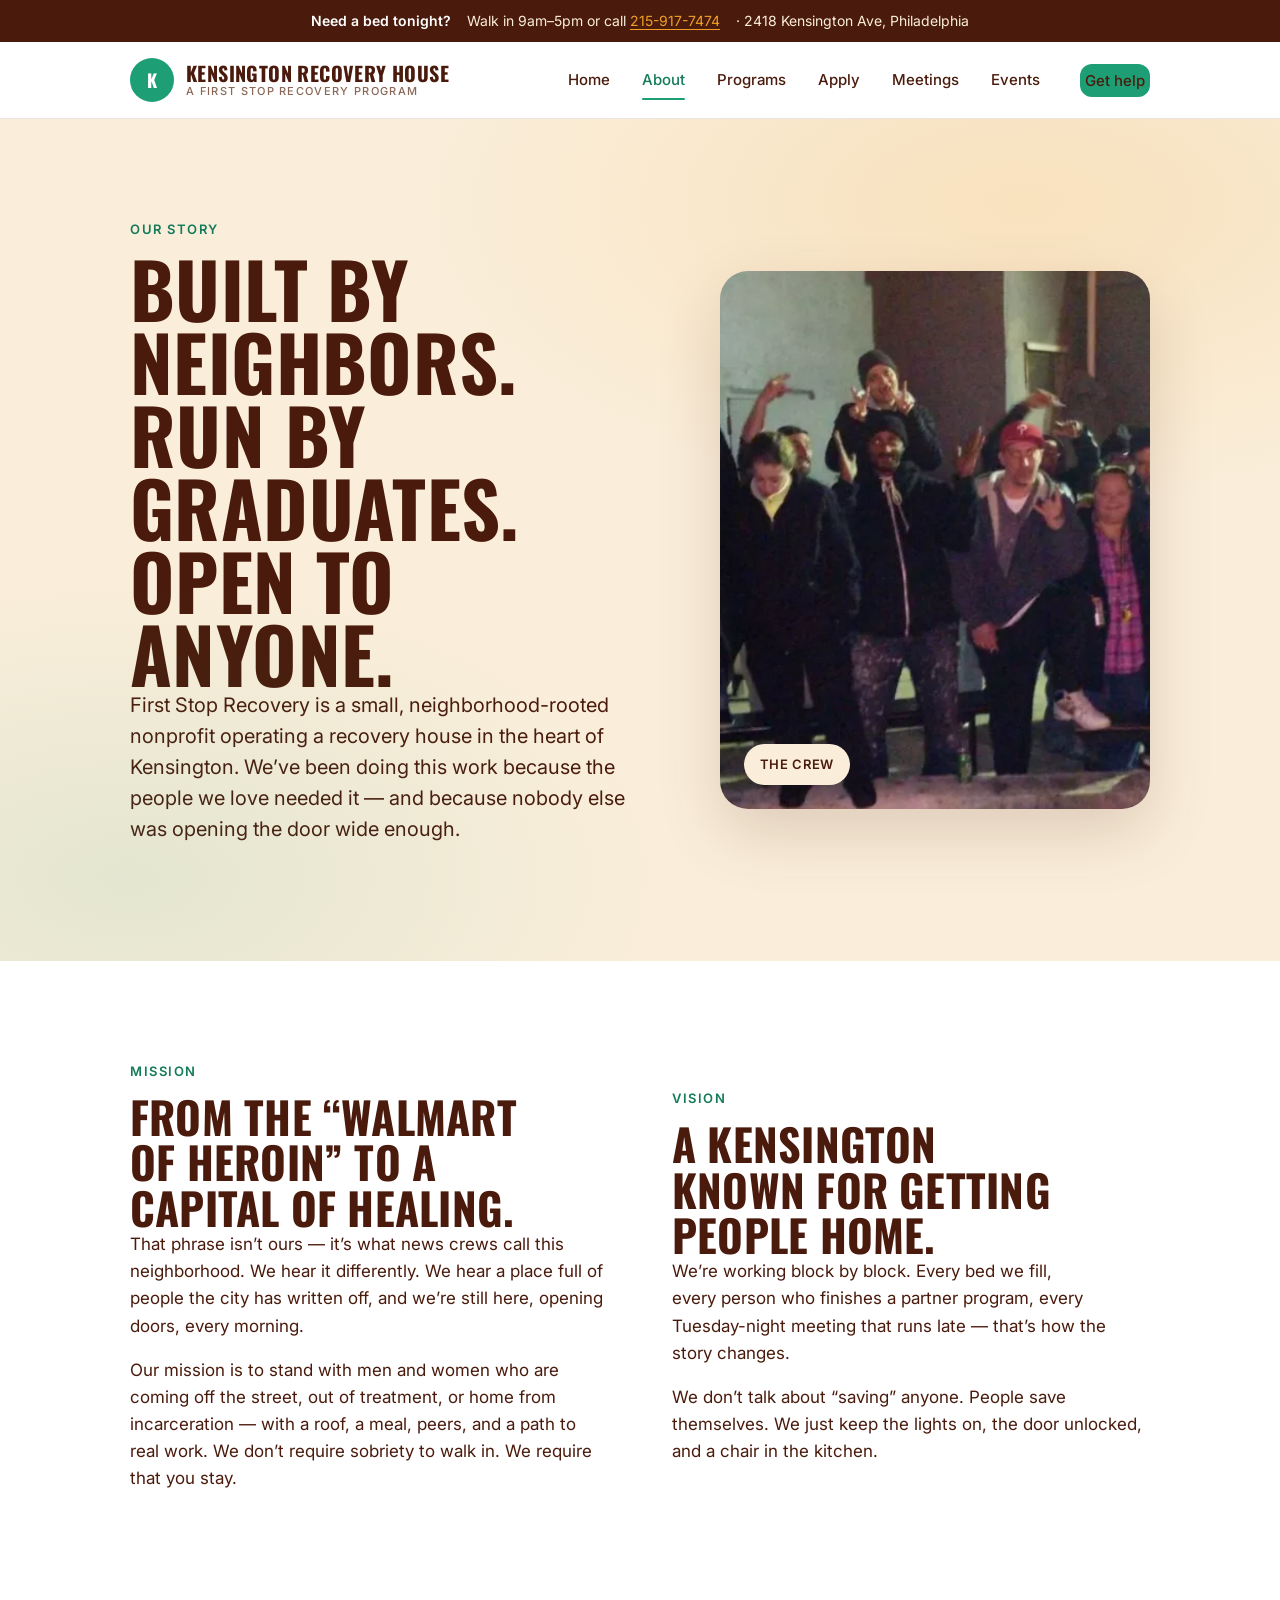
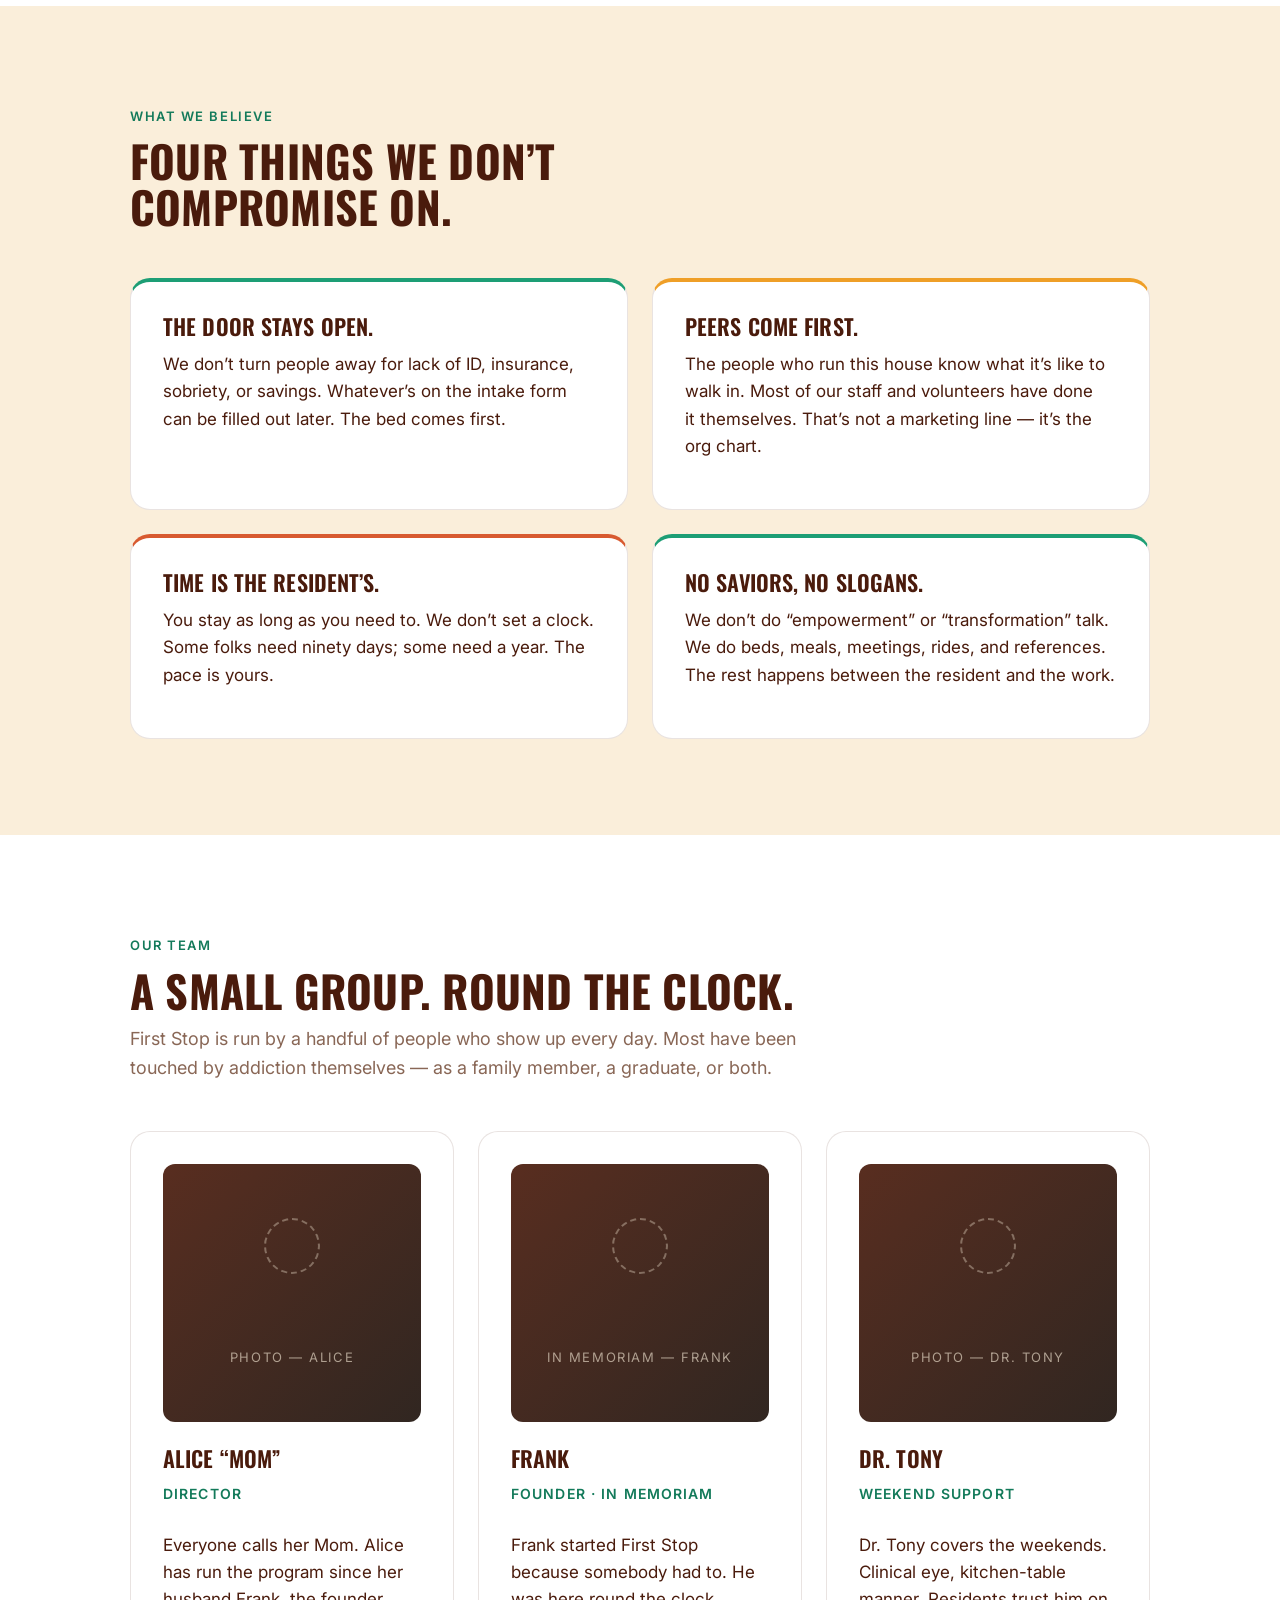
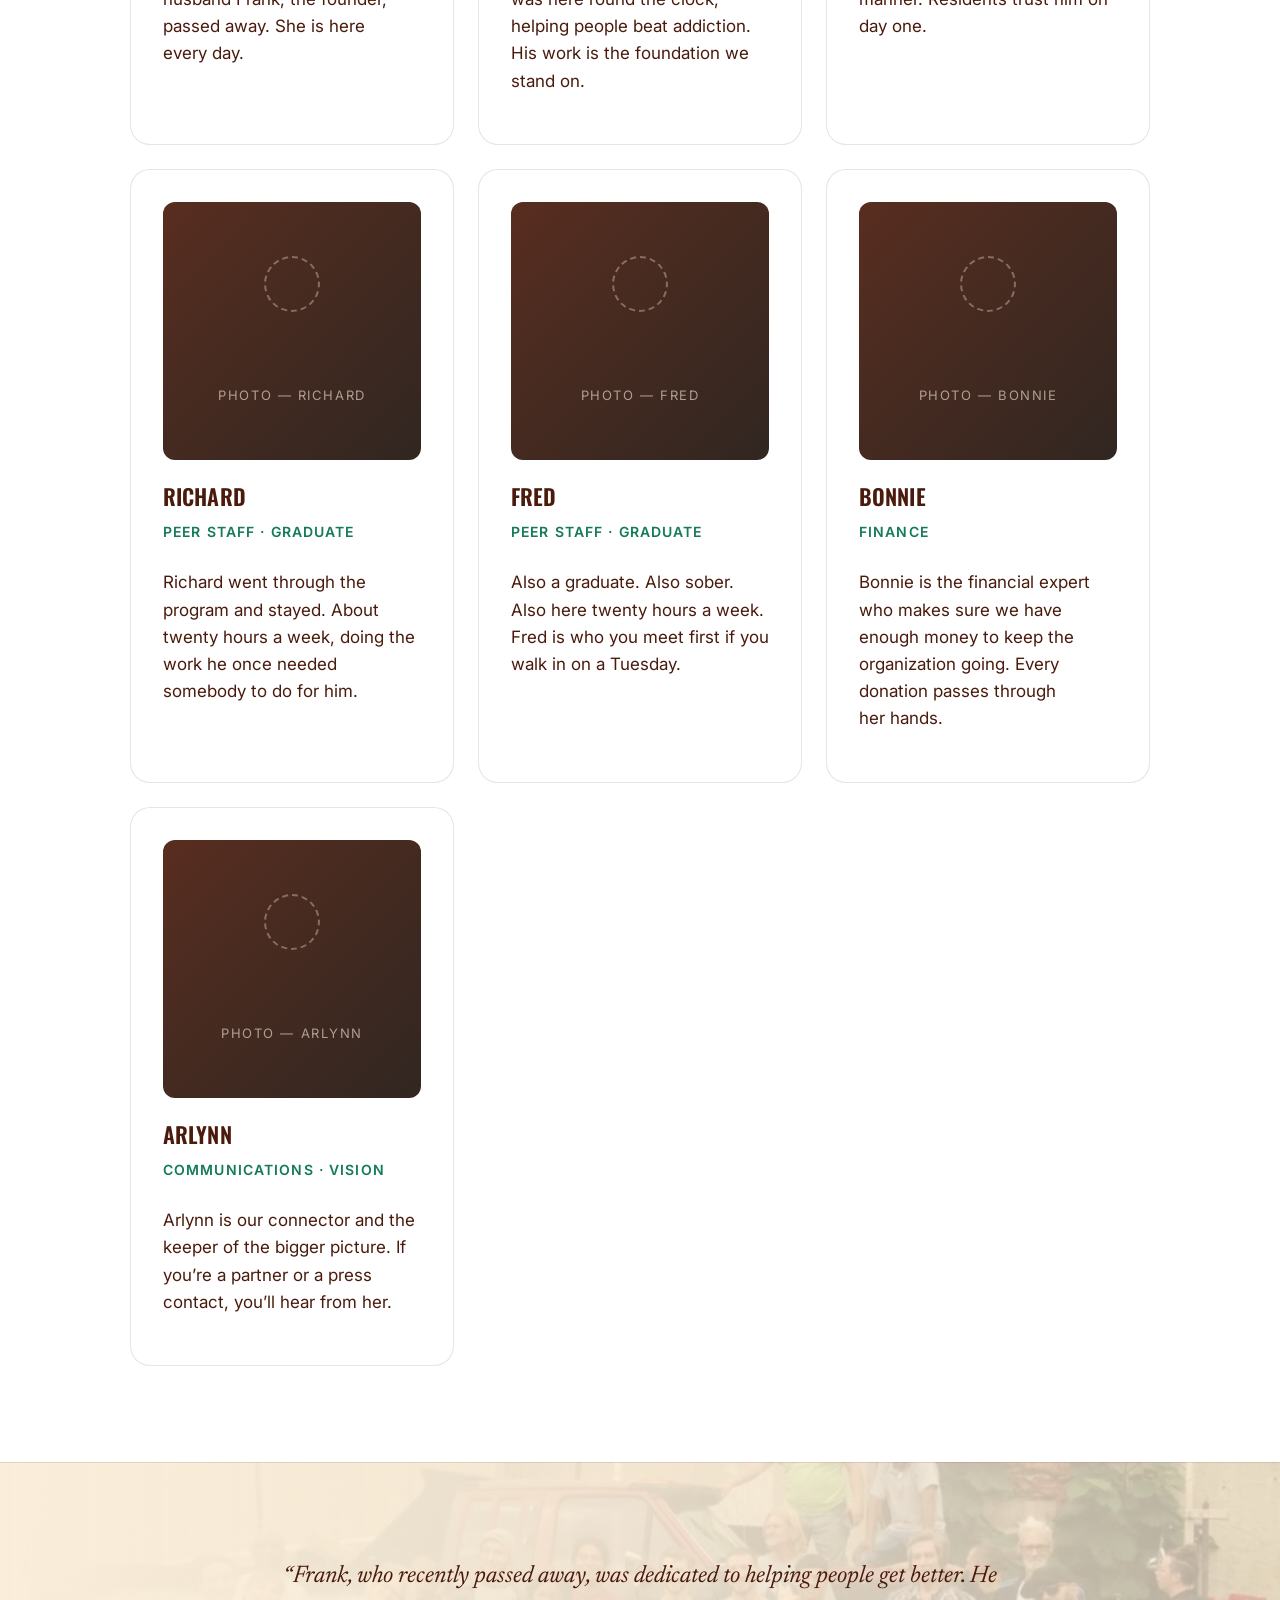
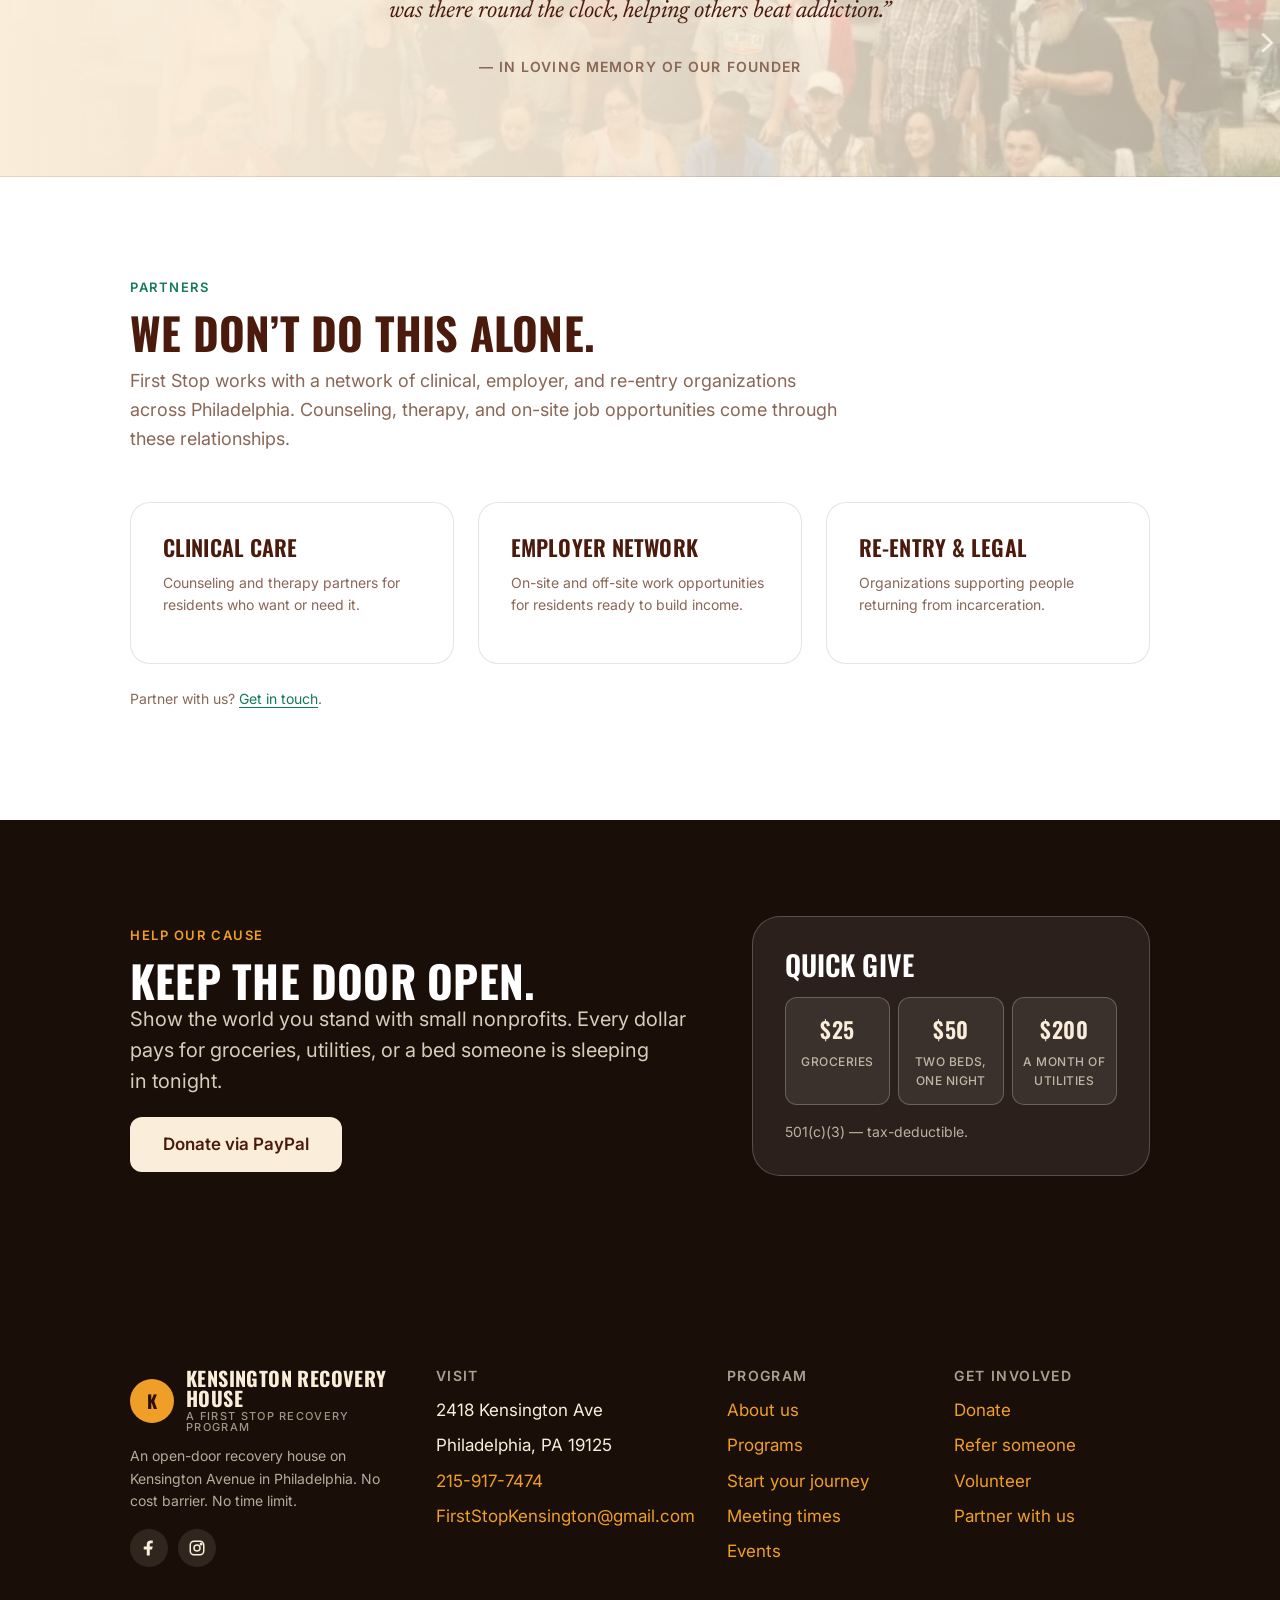
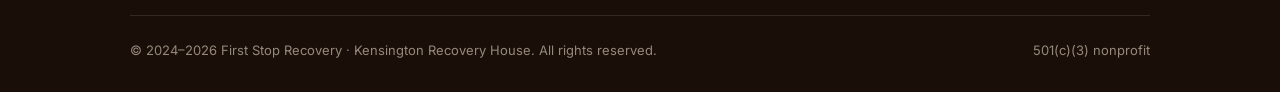
<file: project/about.html>
<!doctype html>
<html lang="en">
<head>
  <meta charset="utf-8" />
  <meta name="viewport" content="width=device-width, initial-scale=1" />
  <title>About — Kensington Recovery House</title>
  <meta name="description" content="The story, mission, and team behind First Stop Recovery in Kensington, Philadelphia." />
  <meta name="theme-color" content="#1A0E08" />
  <link rel="stylesheet" href="styles.css" />
  <link rel="icon" type="image/svg+xml" href="favicon.svg" />
</head>
<body data-screen-label="About">
  <a class="skip" href="#main">Skip to content</a>

  <div class="urgent-strip">
    <strong>Need a bed tonight?</strong>
    <span>Walk in 9am&ndash;5pm or call <a href="tel:2159177474">215-917-7474</a></span>
    <span>&middot; 2418 Kensington Ave, Philadelphia</span>
  </div>

  <header class="site-header">
    <div class="site-header-inner">
      <a class="brand" href="index.html" aria-label="Kensington Recovery House home">
        <span class="brand-mark" aria-hidden="true">K</span>
        <span class="brand-words">Kensington Recovery House<span class="sub">A First Stop Recovery program</span></span>
      </a>
      <button class="nav-toggle" aria-label="Open menu" aria-expanded="false" id="navToggle"><span></span></button>
      <nav class="nav" id="nav">
        <a href="index.html">Home</a>
        <a href="about.html" class="is-active">About</a>
        <a href="programs.html">Programs</a>
        <a href="start-your-journey.html">Apply</a>
        <a href="meeting-times.html">Meetings</a>
        <a href="events.html">Events</a>
        <a class="btn btn-primary nav-cta" href="start-your-journey.html">Get help</a>
      </nav>
    </div>
  </header>

  <main id="main">

    <!-- ============ PAGE HERO ============ -->
    <section class="hero" style="padding: var(--space-9) 0;">
      <div class="container hero-inner">
        <div>
          <span class="eyebrow">Our story</span>
          <h1>Built by neighbors. Run by graduates. Open to anyone.</h1>
          <p class="lead">First Stop Recovery is a small, neighborhood-rooted nonprofit operating a recovery house in the heart of Kensington. We&rsquo;ve been doing this work because the people we love needed it &mdash; and because nobody else was opening the door wide enough.</p>
        </div>
        <div class="hero-photo" style="background-image: url('photos/group-outdoor.png'); background-size: cover; background-position: center;" role="img" aria-label="Group portrait of the First Stop crew">
          <span class="photo-tag">The crew</span>
        </div>
      </div>
    </section>

    <!-- ============ MISSION / VISION ============ -->
    <section class="bg-paper">
      <div class="container">
        <div class="split">
          <div>
            <span class="eyebrow">Mission</span>
            <h2>From the &ldquo;Walmart of Heroin&rdquo; to a capital of healing.</h2>
            <p>That phrase isn&rsquo;t ours &mdash; it&rsquo;s what news crews call this neighborhood. We hear it differently. We hear a place full of people the city has written off, and we&rsquo;re still here, opening doors, every morning.</p>
            <p>Our mission is to stand with men and women who are coming off the street, out of treatment, or home from incarceration &mdash; with a roof, a meal, peers, and a path to real work. We don&rsquo;t require sobriety to walk in. We require that you stay.</p>
          </div>
          <div>
            <span class="eyebrow">Vision</span>
            <h2>A Kensington known for getting people home.</h2>
            <p>We&rsquo;re working block by block. Every bed we fill, every person who finishes a partner program, every Tuesday-night meeting that runs late &mdash; that&rsquo;s how the story changes.</p>
            <p>We don&rsquo;t talk about &ldquo;saving&rdquo; anyone. People save themselves. We just keep the lights on, the door unlocked, and a chair in the kitchen.</p>
          </div>
        </div>
      </div>
    </section>

    <!-- ============ VALUES ============ -->
    <section class="bg-cream">
      <div class="container">
        <div class="section-head">
          <span class="eyebrow">What we believe</span>
          <h2>Four things we don&rsquo;t compromise on.</h2>
        </div>
        <div class="grid-2">
          <div class="card card-accent">
            <h3>The door stays open.</h3>
            <p>We don&rsquo;t turn people away for lack of ID, insurance, sobriety, or savings. Whatever&rsquo;s on the intake form can be filled out later. The bed comes first.</p>
          </div>
          <div class="card card-accent gold">
            <h3>Peers come first.</h3>
            <p>The people who run this house know what it&rsquo;s like to walk in. Most of our staff and volunteers have done it themselves. That&rsquo;s not a marketing line &mdash; it&rsquo;s the org chart.</p>
          </div>
          <div class="card card-accent red">
            <h3>Time is the resident&rsquo;s.</h3>
            <p>You stay as long as you need to. We don&rsquo;t set a clock. Some folks need ninety days; some need a year. The pace is yours.</p>
          </div>
          <div class="card card-accent">
            <h3>No saviors, no slogans.</h3>
            <p>We don&rsquo;t do &ldquo;empowerment&rdquo; or &ldquo;transformation&rdquo; talk. We do beds, meals, meetings, rides, and references. The rest happens between the resident and the work.</p>
          </div>
        </div>
      </div>
    </section>

    <!-- ============ THE TEAM ============ -->
    <section class="bg-paper">
      <div class="container">
        <div class="section-head">
          <span class="eyebrow">Our team</span>
          <h2>A small group. Round the clock.</h2>
          <p>First Stop is run by a handful of people who show up every day. Most have been touched by addiction themselves &mdash; as a family member, a graduate, or both.</p>
        </div>
        <div class="grid-3">
          <div class="card">
            <div class="photo-placeholder" style="aspect-ratio: 1/1; border-radius: var(--radius-md); margin-bottom: var(--space-3);">Photo &mdash; Alice</div>
            <h3 style="font-size: 22px;">Alice &ldquo;Mom&rdquo;</h3>
            <p class="small" style="color: var(--teal-press); font-weight: 600; text-transform: uppercase; letter-spacing: 0.08em;">Director</p>
            <p>Everyone calls her Mom. Alice has run the program since her husband Frank, the founder, passed away. She is here every day.</p>
          </div>
          <div class="card">
            <div class="photo-placeholder" style="aspect-ratio: 1/1; border-radius: var(--radius-md); margin-bottom: var(--space-3);">In memoriam &mdash; Frank</div>
            <h3 style="font-size: 22px;">Frank</h3>
            <p class="small" style="color: var(--teal-press); font-weight: 600; text-transform: uppercase; letter-spacing: 0.08em;">Founder &middot; In memoriam</p>
            <p>Frank started First Stop because somebody had to. He was here round the clock, helping people beat addiction. His work is the foundation we stand on.</p>
          </div>
          <div class="card">
            <div class="photo-placeholder" style="aspect-ratio: 1/1; border-radius: var(--radius-md); margin-bottom: var(--space-3);">Photo &mdash; Dr. Tony</div>
            <h3 style="font-size: 22px;">Dr. Tony</h3>
            <p class="small" style="color: var(--teal-press); font-weight: 600; text-transform: uppercase; letter-spacing: 0.08em;">Weekend support</p>
            <p>Dr. Tony covers the weekends. Clinical eye, kitchen-table manner. Residents trust him on day one.</p>
          </div>
          <div class="card">
            <div class="photo-placeholder" style="aspect-ratio: 1/1; border-radius: var(--radius-md); margin-bottom: var(--space-3);">Photo &mdash; Richard</div>
            <h3 style="font-size: 22px;">Richard</h3>
            <p class="small" style="color: var(--teal-press); font-weight: 600; text-transform: uppercase; letter-spacing: 0.08em;">Peer staff &middot; Graduate</p>
            <p>Richard went through the program and stayed. About twenty hours a week, doing the work he once needed somebody to do for him.</p>
          </div>
          <div class="card">
            <div class="photo-placeholder" style="aspect-ratio: 1/1; border-radius: var(--radius-md); margin-bottom: var(--space-3);">Photo &mdash; Fred</div>
            <h3 style="font-size: 22px;">Fred</h3>
            <p class="small" style="color: var(--teal-press); font-weight: 600; text-transform: uppercase; letter-spacing: 0.08em;">Peer staff &middot; Graduate</p>
            <p>Also a graduate. Also sober. Also here twenty hours a week. Fred is who you meet first if you walk in on a Tuesday.</p>
          </div>
          <div class="card">
            <div class="photo-placeholder" style="aspect-ratio: 1/1; border-radius: var(--radius-md); margin-bottom: var(--space-3);">Photo &mdash; Bonnie</div>
            <h3 style="font-size: 22px;">Bonnie</h3>
            <p class="small" style="color: var(--teal-press); font-weight: 600; text-transform: uppercase; letter-spacing: 0.08em;">Finance</p>
            <p>Bonnie is the financial expert who makes sure we have enough money to keep the organization going. Every donation passes through her hands.</p>
          </div>
          <div class="card">
            <div class="photo-placeholder" style="aspect-ratio: 1/1; border-radius: var(--radius-md); margin-bottom: var(--space-3);">Photo &mdash; Arlynn</div>
            <h3 style="font-size: 22px;">Arlynn</h3>
            <p class="small" style="color: var(--teal-press); font-weight: 600; text-transform: uppercase; letter-spacing: 0.08em;">Communications &middot; Vision</p>
            <p>Arlynn is our connector and the keeper of the bigger picture. If you&rsquo;re a partner or a press contact, you&rsquo;ll hear from her.</p>
          </div>
        </div>
      </div>
    </section>

    <!-- ============ FRANK TRIBUTE ============ -->
    <section class="callout" style="background-image: linear-gradient(to right, var(--cream) 0%, color-mix(in srgb, var(--cream) 90%, transparent) 50%, color-mix(in srgb, var(--cream) 70%, transparent) 100%), url('photos/group-night.png'); background-size: cover; background-position: center;">
      <div class="container">
        <p class="quote">&ldquo;Frank, who recently passed away, was dedicated to helping people get better. He was there round the clock, helping others beat addiction.&rdquo;</p>
        <cite>&mdash; In loving memory of our founder</cite>
      </div>
    </section>

    <!-- ============ PARTNERS ============ -->
    <section class="bg-paper">
      <div class="container">
        <div class="section-head">
          <span class="eyebrow">Partners</span>
          <h2>We don&rsquo;t do this alone.</h2>
          <p>First Stop works with a network of clinical, employer, and re-entry organizations across Philadelphia. Counseling, therapy, and on-site job opportunities come through these relationships.</p>
        </div>
        <div class="grid-3">
          <div class="card"><h3>Clinical care</h3><p class="small" style="color: var(--fg-muted);">Counseling and therapy partners for residents who want or need it.</p></div>
          <div class="card"><h3>Employer network</h3><p class="small" style="color: var(--fg-muted);">On-site and off-site work opportunities for residents ready to build income.</p></div>
          <div class="card"><h3>Re-entry & legal</h3><p class="small" style="color: var(--fg-muted);">Organizations supporting people returning from incarceration.</p></div>
        </div>
        <p class="small" style="color: var(--fg-muted); margin-top: var(--space-5);">Partner with us? <a href="start-your-journey.html#partner">Get in touch</a>.</p>
      </div>
    </section>

    <!-- ============ DONATE CTA ============ -->
    <section class="cta-band">
      <div class="container">
        <div>
          <span class="eyebrow" style="color: var(--gold);">Help our cause</span>
          <h2>Keep the door open.</h2>
          <p class="lead" style="color: color-mix(in srgb, var(--cream) 85%, transparent); max-width: 50ch;">Show the world you stand with small nonprofits. Every dollar pays for groceries, utilities, or a bed someone is sleeping in tonight.</p>
          <a class="btn btn-on-dark btn-lg" href="https://www.paypal.com/donate" target="_blank" rel="noopener">Donate via PayPal</a>
        </div>
        <div class="donate-card">
          <h3 style="color: #fff;">Quick give</h3>
          <div class="donate-row">
            <a class="donate-amount" href="https://www.paypal.com/donate" target="_blank" rel="noopener">$25<span class="note">Groceries</span></a>
            <a class="donate-amount" href="https://www.paypal.com/donate" target="_blank" rel="noopener">$50<span class="note">Two beds, one night</span></a>
            <a class="donate-amount" href="https://www.paypal.com/donate" target="_blank" rel="noopener">$200<span class="note">A month of utilities</span></a>
          </div>
          <small style="color: color-mix(in srgb, var(--cream) 70%, transparent);">501(c)(3) &mdash; tax-deductible.</small>
        </div>
      </div>
    </section>

  </main>

  <footer class="site-footer">
    <div class="container">
      <div class="footer-grid">
        <div class="footer-brand">
          <a class="brand" href="index.html" style="color: var(--cream);">
            <span class="brand-mark" aria-hidden="true">K</span>
            <span class="brand-words">Kensington Recovery House<span class="sub" style="color: color-mix(in srgb, var(--cream) 60%, transparent);">A First Stop Recovery program</span></span>
          </a>
          <p>An open-door recovery house on Kensington Avenue in Philadelphia. No cost barrier. No time limit.</p>
          <div class="social-row" style="margin-top: var(--space-4);">
            <a href="https://www.facebook.com/firststoprecovery/" target="_blank" rel="noopener" aria-label="Facebook"><svg width="18" height="18" viewBox="0 0 24 24" fill="currentColor"><path d="M13 22v-8h3l1-4h-4V7.5c0-1.1.5-2 2-2h2V2.1C16.6 2 15.4 1.9 14.3 1.9c-3.2 0-5.3 2-5.3 5.5V10H5v4h4v8h4z"/></svg></a>
            <a href="https://www.instagram.com/" target="_blank" rel="noopener" aria-label="Instagram"><svg width="18" height="18" viewBox="0 0 24 24" fill="none" stroke="currentColor" stroke-width="2"><rect x="3" y="3" width="18" height="18" rx="5"/><circle cx="12" cy="12" r="4"/><circle cx="17.5" cy="6.5" r="1" fill="currentColor"/></svg></a>
          </div>
        </div>
        <div><h4>Visit</h4><ul><li>2418 Kensington Ave</li><li>Philadelphia, PA 19125</li><li><a href="tel:2159177474">215-917-7474</a></li><li><a href="mailto:FirstStopKensington@gmail.com">FirstStopKensington@gmail.com</a></li></ul></div>
        <div><h4>Program</h4><ul><li><a href="about.html">About us</a></li><li><a href="programs.html">Programs</a></li><li><a href="start-your-journey.html">Start your journey</a></li><li><a href="meeting-times.html">Meeting times</a></li><li><a href="events.html">Events</a></li></ul></div>
        <div><h4>Get involved</h4><ul><li><a href="https://www.paypal.com/donate" target="_blank" rel="noopener">Donate</a></li><li><a href="start-your-journey.html#refer">Refer someone</a></li><li><a href="start-your-journey.html#volunteer">Volunteer</a></li><li><a href="start-your-journey.html#partner">Partner with us</a></li></ul></div>
      </div>
      <div class="footer-bottom">
        <span>&copy; 2024&ndash;2026 First Stop Recovery &middot; Kensington Recovery House. All rights reserved.</span>
        <span>501(c)(3) nonprofit</span>
      </div>
    </div>
  </footer>

  <script>
    (function(){var t=document.getElementById('navToggle'),n=document.getElementById('nav');if(!t||!n)return;t.addEventListener('click',function(){var o=n.classList.toggle('is-open');t.setAttribute('aria-expanded',String(o));});})();
    (function(){if(!('IntersectionObserver' in window))return;var els=document.querySelectorAll('.card, .stat, .section-head, .hero-photo');els.forEach(function(el){el.classList.add('reveal');});var io=new IntersectionObserver(function(es){es.forEach(function(e){if(e.isIntersecting){e.target.classList.add('in');io.unobserve(e.target);}});},{threshold:0.12});els.forEach(function(el){io.observe(el);});})();
  </script>
</body>
</html>
</file>
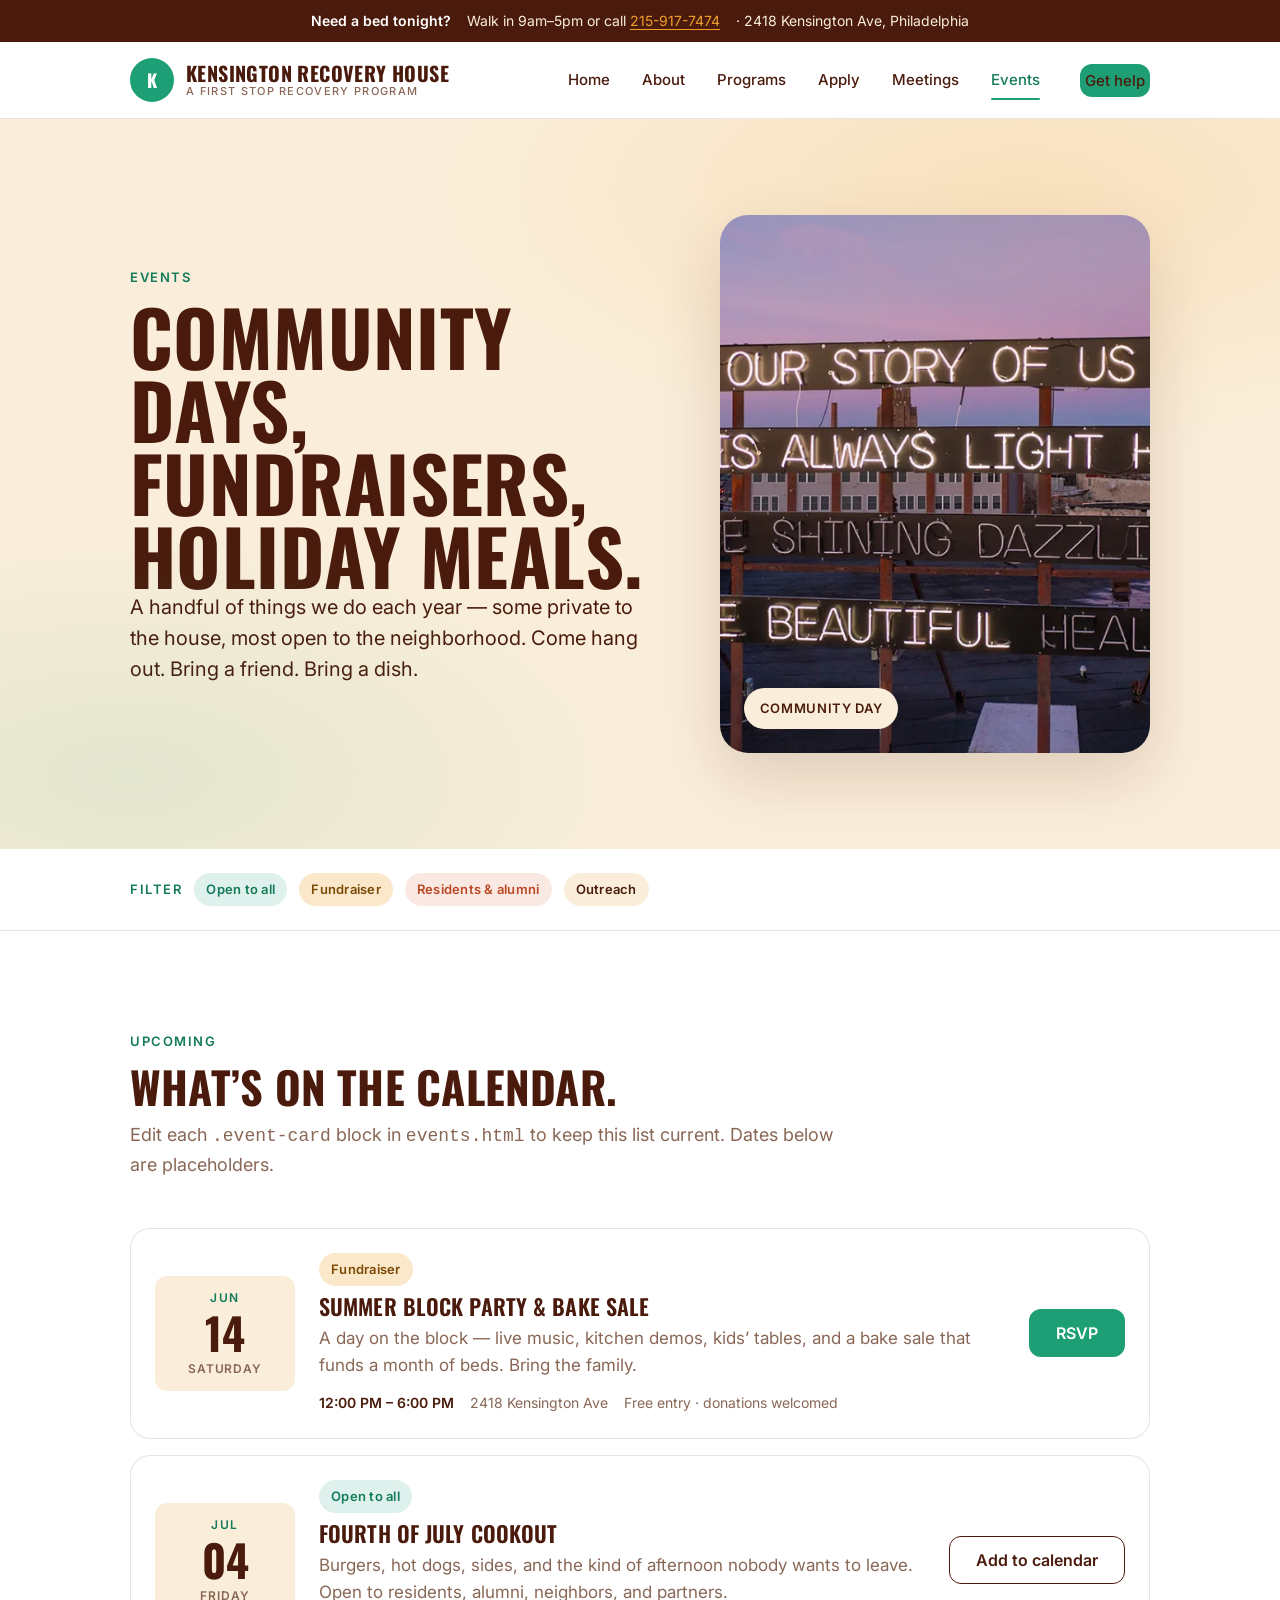
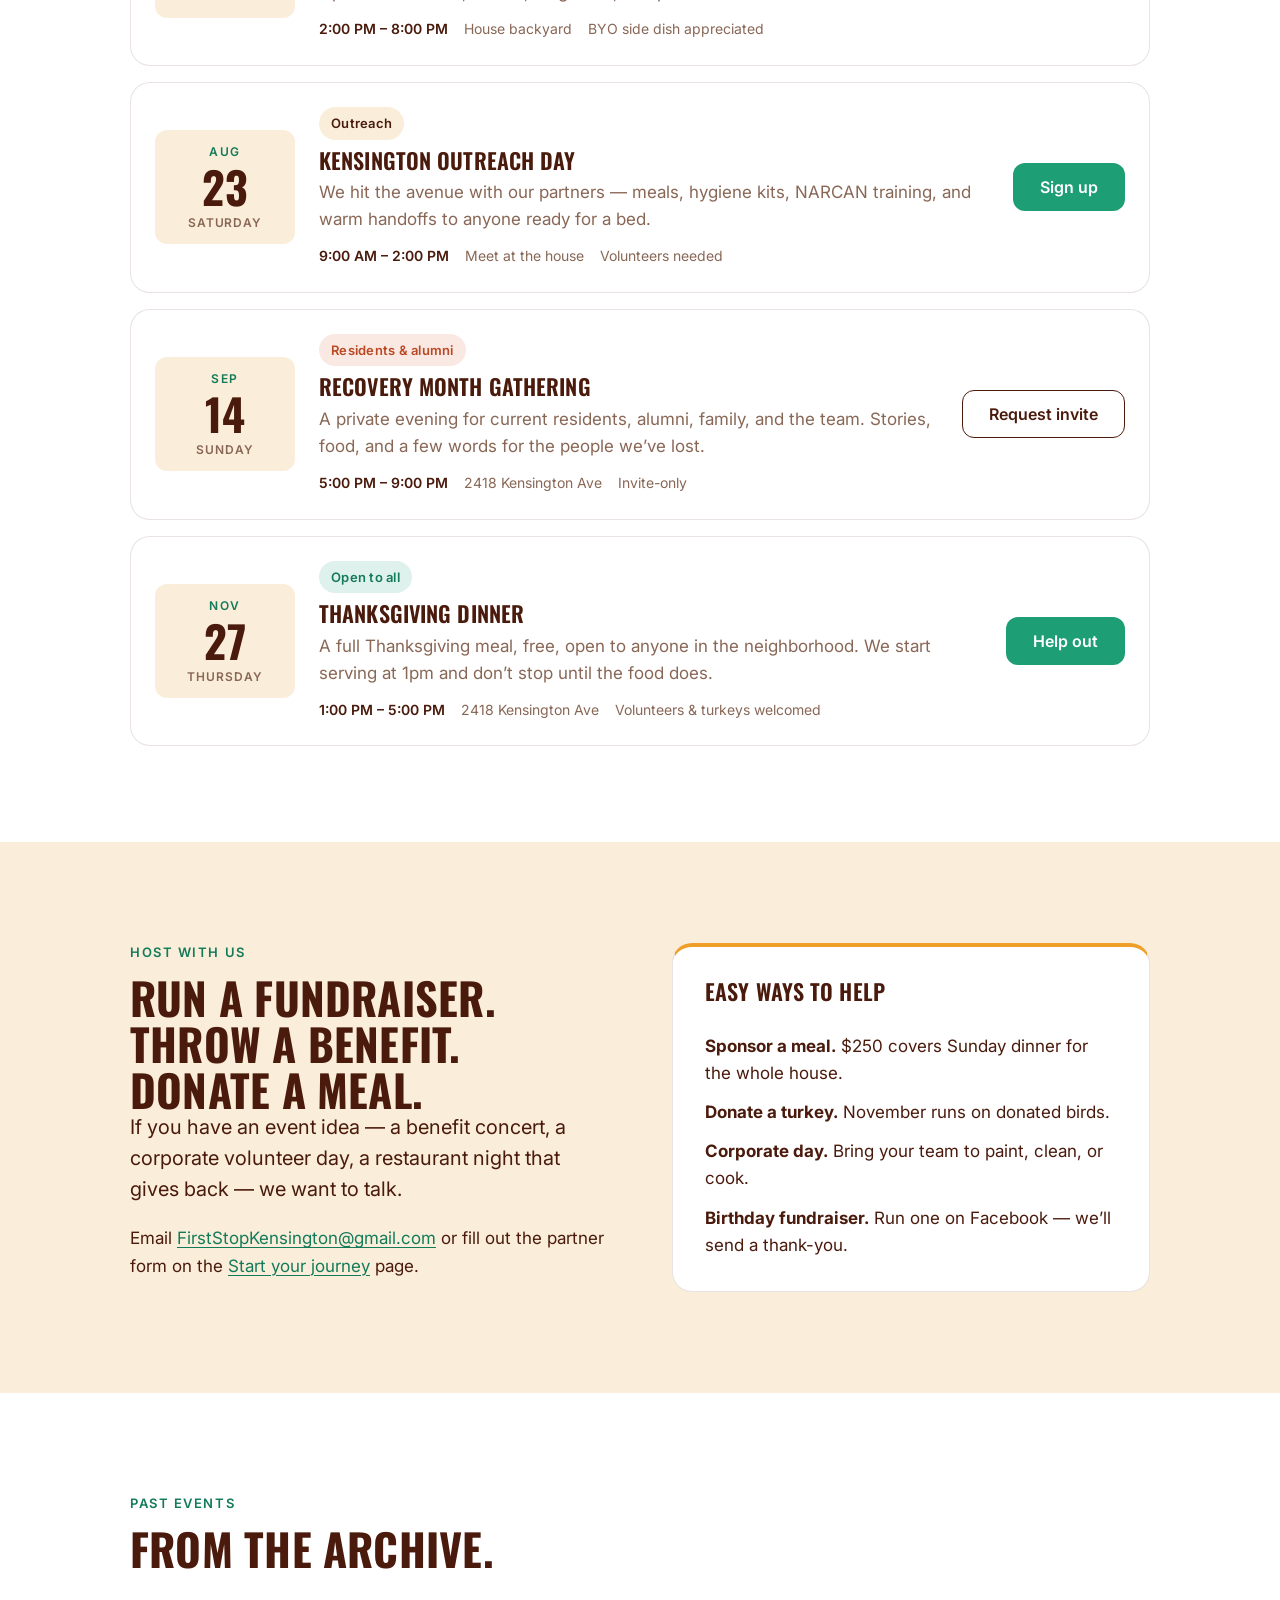
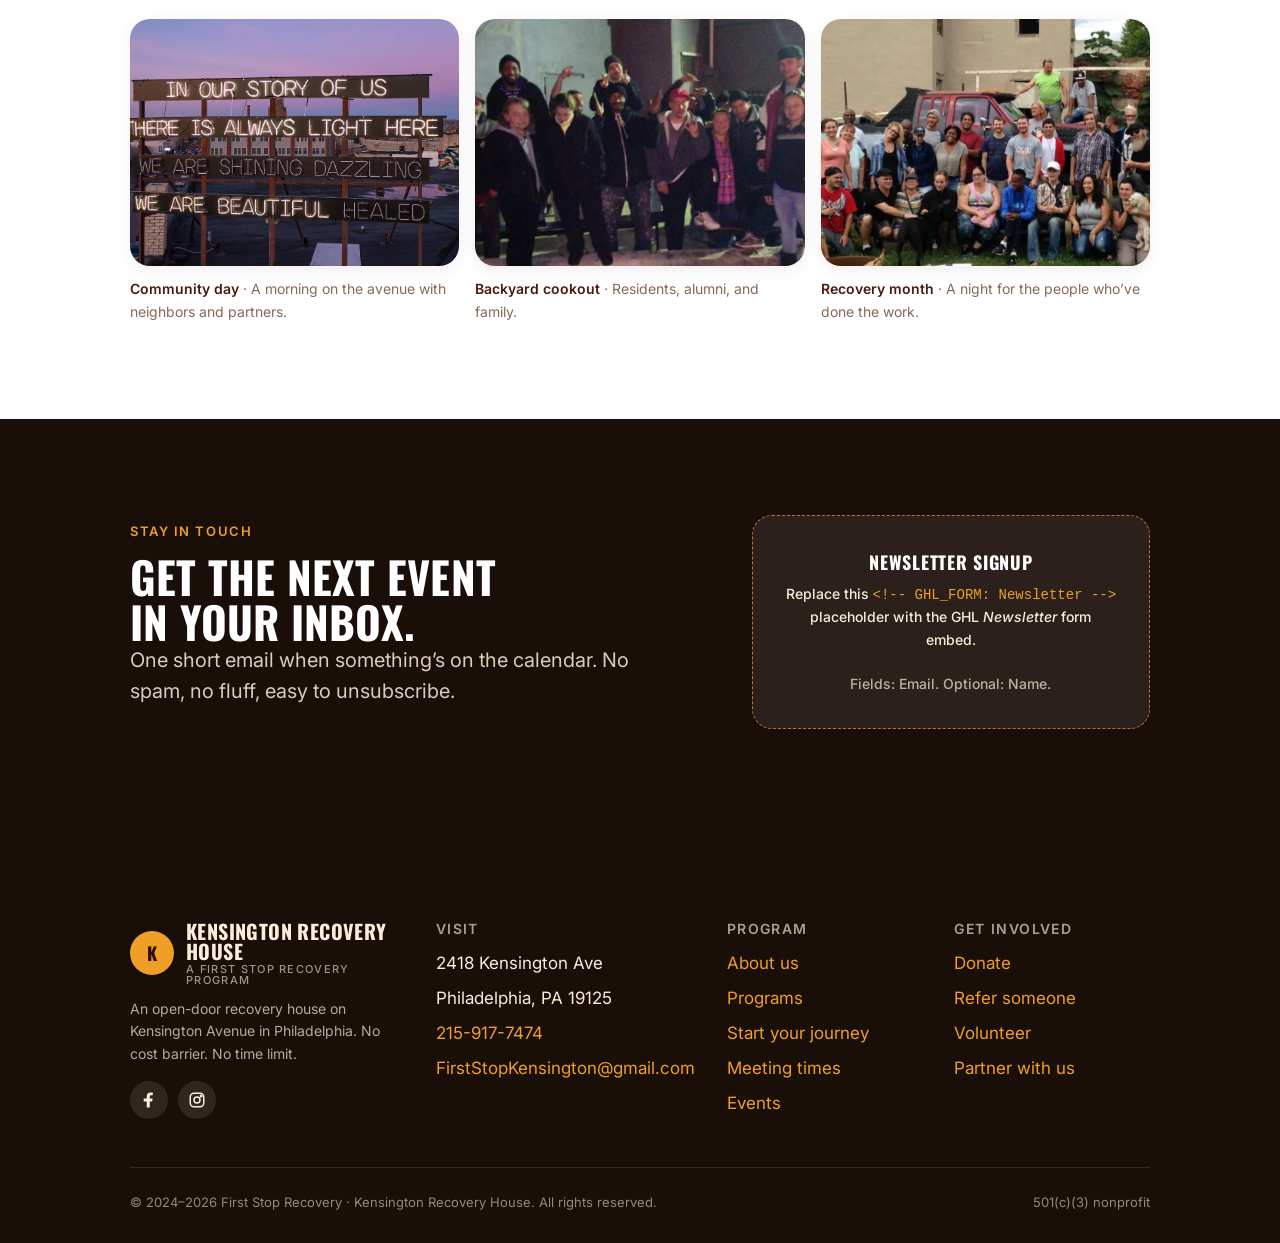
<file: project/events.html>
<!doctype html>
<html lang="en">
<head>
  <meta charset="utf-8" />
  <meta name="viewport" content="width=device-width, initial-scale=1" />
  <title>Events — Kensington Recovery House</title>
  <meta name="description" content="Community events, fundraisers, holiday meals, and outreach days at First Stop Recovery in Kensington." />
  <meta name="theme-color" content="#1A0E08" />
  <link rel="stylesheet" href="styles.css" />
  <link rel="icon" type="image/svg+xml" href="favicon.svg" />
  <style>
    .event-card { display: grid; grid-template-columns: 140px 1fr auto; gap: var(--space-5); align-items: center; padding: var(--space-5); background: var(--paper); border: 1px solid var(--border); border-radius: var(--radius-lg); transition: transform var(--dur-base) var(--ease-out), box-shadow var(--dur-base) var(--ease-out); }
    .event-card:hover { transform: translateY(-2px); box-shadow: var(--shadow-md); }
    @media (max-width: 800px) { .event-card { grid-template-columns: 1fr; gap: var(--space-3); padding: var(--space-4); } }
    .event-date { background: var(--cream); border-radius: var(--radius-md); padding: var(--space-3); text-align: center; }
    .event-date .month { font-family: var(--font-body); font-size: 12px; font-weight: 600; letter-spacing: 0.12em; text-transform: uppercase; color: var(--teal-press); margin-bottom: 4px; }
    .event-date .day { font-family: var(--font-display); font-weight: 700; font-size: 44px; line-height: 1; color: var(--fg); }
    .event-date .weekday { font-family: var(--font-body); font-size: 12px; font-weight: 600; text-transform: uppercase; letter-spacing: 0.08em; color: var(--fg-muted); margin-top: 4px; }
    .event-body h3 { font-size: 22px; margin-bottom: 6px; }
    .event-meta { display: flex; flex-wrap: wrap; gap: 8px 16px; font-size: 14px; color: var(--fg-muted); margin-top: var(--space-3); }
    .event-meta strong { color: var(--fg); font-weight: 600; }
    .event-card.past { opacity: 0.7; }
    .event-card.past .pill { background: var(--cream); color: var(--fg-muted); }
  </style>
</head>
<body data-screen-label="Events">
  <a class="skip" href="#main">Skip to content</a>

  <div class="urgent-strip">
    <strong>Need a bed tonight?</strong>
    <span>Walk in 9am&ndash;5pm or call <a href="tel:2159177474">215-917-7474</a></span>
    <span>&middot; 2418 Kensington Ave, Philadelphia</span>
  </div>

  <header class="site-header">
    <div class="site-header-inner">
      <a class="brand" href="index.html" aria-label="Kensington Recovery House home">
        <span class="brand-mark" aria-hidden="true">K</span>
        <span class="brand-words">Kensington Recovery House<span class="sub">A First Stop Recovery program</span></span>
      </a>
      <button class="nav-toggle" aria-label="Open menu" aria-expanded="false" id="navToggle"><span></span></button>
      <nav class="nav" id="nav">
        <a href="index.html">Home</a>
        <a href="about.html">About</a>
        <a href="programs.html">Programs</a>
        <a href="start-your-journey.html">Apply</a>
        <a href="meeting-times.html">Meetings</a>
        <a href="events.html" class="is-active">Events</a>
        <a class="btn btn-primary nav-cta" href="start-your-journey.html">Get help</a>
      </nav>
    </div>
  </header>

  <main id="main">

    <!-- ============ PAGE HEADER ============ -->
    <section class="hero" style="padding: var(--space-9) 0;">
      <div class="container hero-inner">
        <div>
          <span class="eyebrow">Events</span>
          <h1>Community days, fundraisers, holiday meals.</h1>
          <p class="lead">A handful of things we do each year &mdash; some private to the house, most open to the neighborhood. Come hang out. Bring a friend. Bring a dish.</p>
        </div>
        <div class="hero-photo" style="background-image: url('photos/community-day.png'); background-size: cover; background-position: center;" role="img" aria-label="A community outreach day in Kensington">
          <span class="photo-tag">Community day</span>
        </div>
      </div>
    </section>

    <!-- ============ FILTER STRIP ============ -->
    <section style="padding: var(--space-5) 0; border-bottom: 1px solid var(--border); background: var(--paper);">
      <div class="container" style="display: flex; gap: var(--space-3); flex-wrap: wrap; align-items: center;">
        <span class="eyebrow" style="margin: 0;">Filter</span>
        <span class="pill pill-teal">Open to all</span>
        <span class="pill pill-gold">Fundraiser</span>
        <span class="pill pill-red">Residents & alumni</span>
        <span class="pill">Outreach</span>
      </div>
    </section>

    <!-- ============ UPCOMING ============ -->
    <section class="bg-paper">
      <div class="container">
        <div class="section-head">
          <span class="eyebrow">Upcoming</span>
          <h2>What&rsquo;s on the calendar.</h2>
          <p>Edit each <code>.event-card</code> block in <code>events.html</code> to keep this list current. Dates below are placeholders.</p>
        </div>

        <div style="display: flex; flex-direction: column; gap: var(--space-4);">

          <article class="event-card">
            <div class="event-date">
              <div class="month">Jun</div>
              <div class="day">14</div>
              <div class="weekday">Saturday</div>
            </div>
            <div class="event-body">
              <span class="pill pill-gold">Fundraiser</span>
              <h3 style="margin-top: var(--space-2);">Summer block party & bake sale</h3>
              <p style="color: var(--fg-muted); margin: 0;">A day on the block &mdash; live music, kitchen demos, kids&rsquo; tables, and a bake sale that funds a month of beds. Bring the family.</p>
              <div class="event-meta">
                <span><strong>12:00 PM &ndash; 6:00 PM</strong></span>
                <span>2418 Kensington Ave</span>
                <span>Free entry &middot; donations welcomed</span>
              </div>
            </div>
            <div>
              <a class="btn btn-primary" href="start-your-journey.html#volunteer">RSVP</a>
            </div>
          </article>

          <article class="event-card">
            <div class="event-date">
              <div class="month">Jul</div>
              <div class="day">04</div>
              <div class="weekday">Friday</div>
            </div>
            <div class="event-body">
              <span class="pill pill-teal">Open to all</span>
              <h3 style="margin-top: var(--space-2);">Fourth of July cookout</h3>
              <p style="color: var(--fg-muted); margin: 0;">Burgers, hot dogs, sides, and the kind of afternoon nobody wants to leave. Open to residents, alumni, neighbors, and partners.</p>
              <div class="event-meta">
                <span><strong>2:00 PM &ndash; 8:00 PM</strong></span>
                <span>House backyard</span>
                <span>BYO side dish appreciated</span>
              </div>
            </div>
            <div>
              <a class="btn btn-secondary" href="#" onclick="return false;">Add to calendar</a>
            </div>
          </article>

          <article class="event-card">
            <div class="event-date">
              <div class="month">Aug</div>
              <div class="day">23</div>
              <div class="weekday">Saturday</div>
            </div>
            <div class="event-body">
              <span class="pill">Outreach</span>
              <h3 style="margin-top: var(--space-2);">Kensington outreach day</h3>
              <p style="color: var(--fg-muted); margin: 0;">We hit the avenue with our partners &mdash; meals, hygiene kits, NARCAN training, and warm handoffs to anyone ready for a bed.</p>
              <div class="event-meta">
                <span><strong>9:00 AM &ndash; 2:00 PM</strong></span>
                <span>Meet at the house</span>
                <span>Volunteers needed</span>
              </div>
            </div>
            <div>
              <a class="btn btn-primary" href="start-your-journey.html#volunteer">Sign up</a>
            </div>
          </article>

          <article class="event-card">
            <div class="event-date">
              <div class="month">Sep</div>
              <div class="day">14</div>
              <div class="weekday">Sunday</div>
            </div>
            <div class="event-body">
              <span class="pill pill-red">Residents & alumni</span>
              <h3 style="margin-top: var(--space-2);">Recovery month gathering</h3>
              <p style="color: var(--fg-muted); margin: 0;">A private evening for current residents, alumni, family, and the team. Stories, food, and a few words for the people we&rsquo;ve lost.</p>
              <div class="event-meta">
                <span><strong>5:00 PM &ndash; 9:00 PM</strong></span>
                <span>2418 Kensington Ave</span>
                <span>Invite-only</span>
              </div>
            </div>
            <div>
              <a class="btn btn-secondary" href="mailto:FirstStopKensington@gmail.com?subject=Recovery%20Month%20gathering">Request invite</a>
            </div>
          </article>

          <article class="event-card">
            <div class="event-date">
              <div class="month">Nov</div>
              <div class="day">27</div>
              <div class="weekday">Thursday</div>
            </div>
            <div class="event-body">
              <span class="pill pill-teal">Open to all</span>
              <h3 style="margin-top: var(--space-2);">Thanksgiving dinner</h3>
              <p style="color: var(--fg-muted); margin: 0;">A full Thanksgiving meal, free, open to anyone in the neighborhood. We start serving at 1pm and don&rsquo;t stop until the food does.</p>
              <div class="event-meta">
                <span><strong>1:00 PM &ndash; 5:00 PM</strong></span>
                <span>2418 Kensington Ave</span>
                <span>Volunteers & turkeys welcomed</span>
              </div>
            </div>
            <div>
              <a class="btn btn-primary" href="start-your-journey.html#volunteer">Help out</a>
            </div>
          </article>

        </div>
      </div>
    </section>

    <!-- ============ HOST AN EVENT ============ -->
    <section class="bg-cream">
      <div class="container">
        <div class="split">
          <div>
            <span class="eyebrow">Host with us</span>
            <h2>Run a fundraiser. Throw a benefit. Donate a meal.</h2>
            <p class="lead">If you have an event idea &mdash; a benefit concert, a corporate volunteer day, a restaurant night that gives back &mdash; we want to talk.</p>
            <p>Email <a href="mailto:FirstStopKensington@gmail.com">FirstStopKensington@gmail.com</a> or fill out the partner form on the <a href="start-your-journey.html#partner">Start your journey</a> page.</p>
          </div>
          <div class="card card-accent gold" style="padding: var(--space-6);">
            <h3>Easy ways to help</h3>
            <ul style="list-style: none; padding: 0; margin: var(--space-4) 0 0; display: flex; flex-direction: column; gap: var(--space-3);">
              <li><strong>Sponsor a meal.</strong> $250 covers Sunday dinner for the whole house.</li>
              <li><strong>Donate a turkey.</strong> November runs on donated birds.</li>
              <li><strong>Corporate day.</strong> Bring your team to paint, clean, or cook.</li>
              <li><strong>Birthday fundraiser.</strong> Run one on Facebook &mdash; we&rsquo;ll send a thank-you.</li>
            </ul>
          </div>
        </div>
      </div>
    </section>

    <!-- ============ PAST EVENTS (PHOTOS) ============ -->
    <section class="bg-paper">
      <div class="container">
        <div class="section-head">
          <span class="eyebrow">Past events</span>
          <h2>From the archive.</h2>
        </div>
        <div style="display: grid; grid-template-columns: repeat(3, 1fr); gap: var(--space-4);" class="past-grid">
          <figure style="margin: 0;">
            <div style="aspect-ratio: 4/3; background-image: url('photos/community-day.png'); background-size: cover; background-position: center; border-radius: var(--radius-lg); box-shadow: var(--shadow-md);" role="img" aria-label="Kensington community day with neighbors and outreach partners"></div>
            <figcaption style="margin-top: var(--space-3); font-size: 14px; color: var(--fg-muted);"><strong style="color: var(--fg); font-weight: 600;">Community day</strong> &middot; A morning on the avenue with neighbors and partners.</figcaption>
          </figure>
          <figure style="margin: 0;">
            <div style="aspect-ratio: 4/3; background-image: url('photos/group-outdoor.png'); background-size: cover; background-position: center; border-radius: var(--radius-lg); box-shadow: var(--shadow-md);" role="img" aria-label="Group portrait at a backyard gathering"></div>
            <figcaption style="margin-top: var(--space-3); font-size: 14px; color: var(--fg-muted);"><strong style="color: var(--fg); font-weight: 600;">Backyard cookout</strong> &middot; Residents, alumni, and family.</figcaption>
          </figure>
          <figure style="margin: 0;">
            <div style="aspect-ratio: 4/3; background-image: url('photos/group-night.png'); background-size: cover; background-position: center; border-radius: var(--radius-lg); box-shadow: var(--shadow-md);" role="img" aria-label="Evening gathering inside the house"></div>
            <figcaption style="margin-top: var(--space-3); font-size: 14px; color: var(--fg-muted);"><strong style="color: var(--fg); font-weight: 600;">Recovery month</strong> &middot; A night for the people who&rsquo;ve done the work.</figcaption>
          </figure>
        </div>
      </div>
    </section>

    <!-- ============ CTA ============ -->
    <section class="cta-band">
      <div class="container">
        <div>
          <span class="eyebrow" style="color: var(--gold);">Stay in touch</span>
          <h2>Get the next event in your inbox.</h2>
          <p class="lead" style="color: color-mix(in srgb, var(--cream) 85%, transparent); max-width: 50ch;">One short email when something&rsquo;s on the calendar. No spam, no fluff, easy to unsubscribe.</p>
        </div>
        <div>
          <!-- GHL_FORM: Newsletter -->
          <div class="ghl-slot" style="background: color-mix(in srgb, var(--paper) 8%, transparent); border-color: color-mix(in srgb, var(--gold) 70%, transparent); color: var(--cream);">
            <strong style="color: #fff;">Newsletter signup</strong>
            Replace this <code style="color: var(--gold);">&lt;!-- GHL_FORM: Newsletter --&gt;</code> placeholder with the GHL <em>Newsletter</em> form embed.<br /><br />
            <small style="color: color-mix(in srgb, var(--cream) 70%, transparent);">Fields: Email. Optional: Name.</small>
          </div>
          <!-- /GHL_FORM -->
        </div>
      </div>
    </section>

  </main>

  <footer class="site-footer">
    <div class="container">
      <div class="footer-grid">
        <div class="footer-brand">
          <a class="brand" href="index.html" style="color: var(--cream);">
            <span class="brand-mark" aria-hidden="true">K</span>
            <span class="brand-words">Kensington Recovery House<span class="sub" style="color: color-mix(in srgb, var(--cream) 60%, transparent);">A First Stop Recovery program</span></span>
          </a>
          <p>An open-door recovery house on Kensington Avenue in Philadelphia. No cost barrier. No time limit.</p>
          <div class="social-row" style="margin-top: var(--space-4);">
            <a href="https://www.facebook.com/firststoprecovery/" target="_blank" rel="noopener" aria-label="Facebook"><svg width="18" height="18" viewBox="0 0 24 24" fill="currentColor"><path d="M13 22v-8h3l1-4h-4V7.5c0-1.1.5-2 2-2h2V2.1C16.6 2 15.4 1.9 14.3 1.9c-3.2 0-5.3 2-5.3 5.5V10H5v4h4v8h4z"/></svg></a>
            <a href="https://www.instagram.com/" target="_blank" rel="noopener" aria-label="Instagram"><svg width="18" height="18" viewBox="0 0 24 24" fill="none" stroke="currentColor" stroke-width="2"><rect x="3" y="3" width="18" height="18" rx="5"/><circle cx="12" cy="12" r="4"/><circle cx="17.5" cy="6.5" r="1" fill="currentColor"/></svg></a>
          </div>
        </div>
        <div><h4>Visit</h4><ul><li>2418 Kensington Ave</li><li>Philadelphia, PA 19125</li><li><a href="tel:2159177474">215-917-7474</a></li><li><a href="mailto:FirstStopKensington@gmail.com">FirstStopKensington@gmail.com</a></li></ul></div>
        <div><h4>Program</h4><ul><li><a href="about.html">About us</a></li><li><a href="programs.html">Programs</a></li><li><a href="start-your-journey.html">Start your journey</a></li><li><a href="meeting-times.html">Meeting times</a></li><li><a href="events.html">Events</a></li></ul></div>
        <div><h4>Get involved</h4><ul><li><a href="https://www.paypal.com/donate" target="_blank" rel="noopener">Donate</a></li><li><a href="start-your-journey.html#refer">Refer someone</a></li><li><a href="start-your-journey.html#volunteer">Volunteer</a></li><li><a href="start-your-journey.html#partner">Partner with us</a></li></ul></div>
      </div>
      <div class="footer-bottom">
        <span>&copy; 2024&ndash;2026 First Stop Recovery &middot; Kensington Recovery House. All rights reserved.</span>
        <span>501(c)(3) nonprofit</span>
      </div>
    </div>
  </footer>

  <script>
    (function(){var t=document.getElementById('navToggle'),n=document.getElementById('nav');if(!t||!n)return;t.addEventListener('click',function(){var o=n.classList.toggle('is-open');t.setAttribute('aria-expanded',String(o));});})();
  </script>
</body>
</html>
</file>
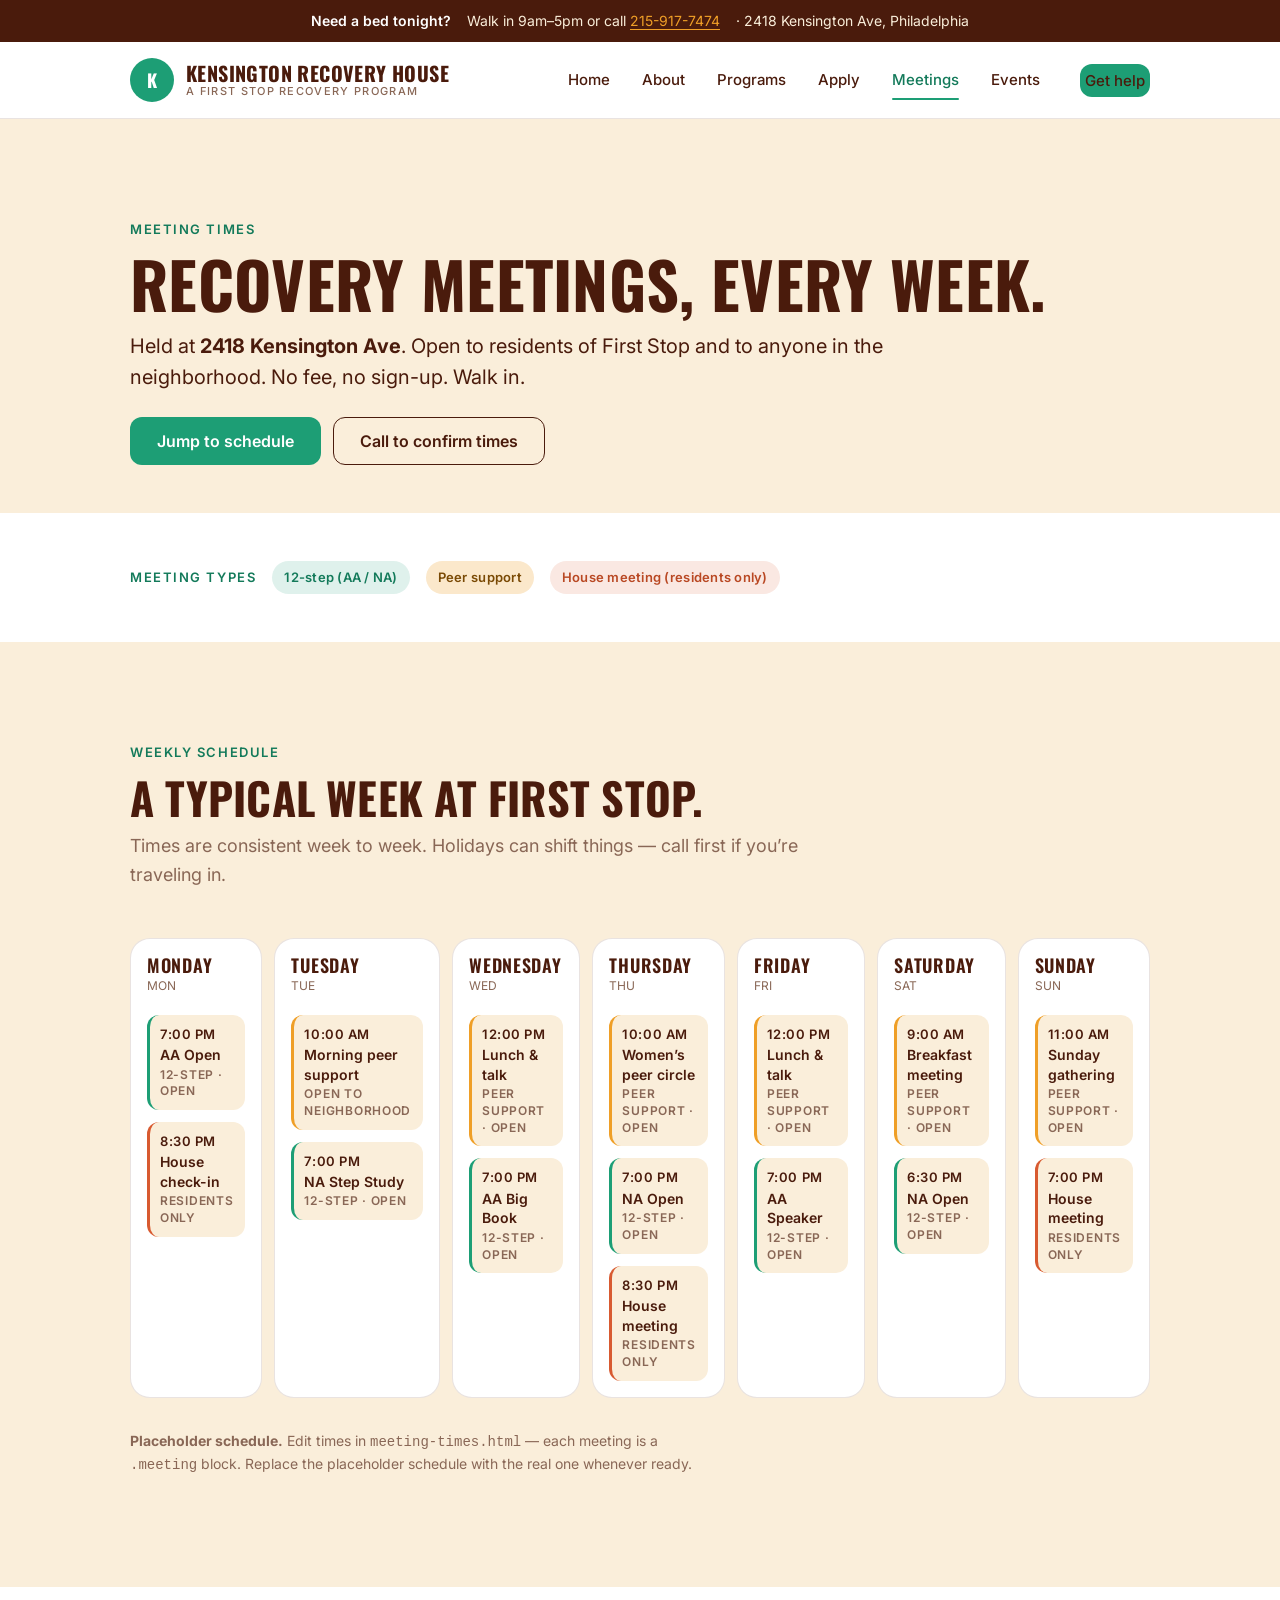
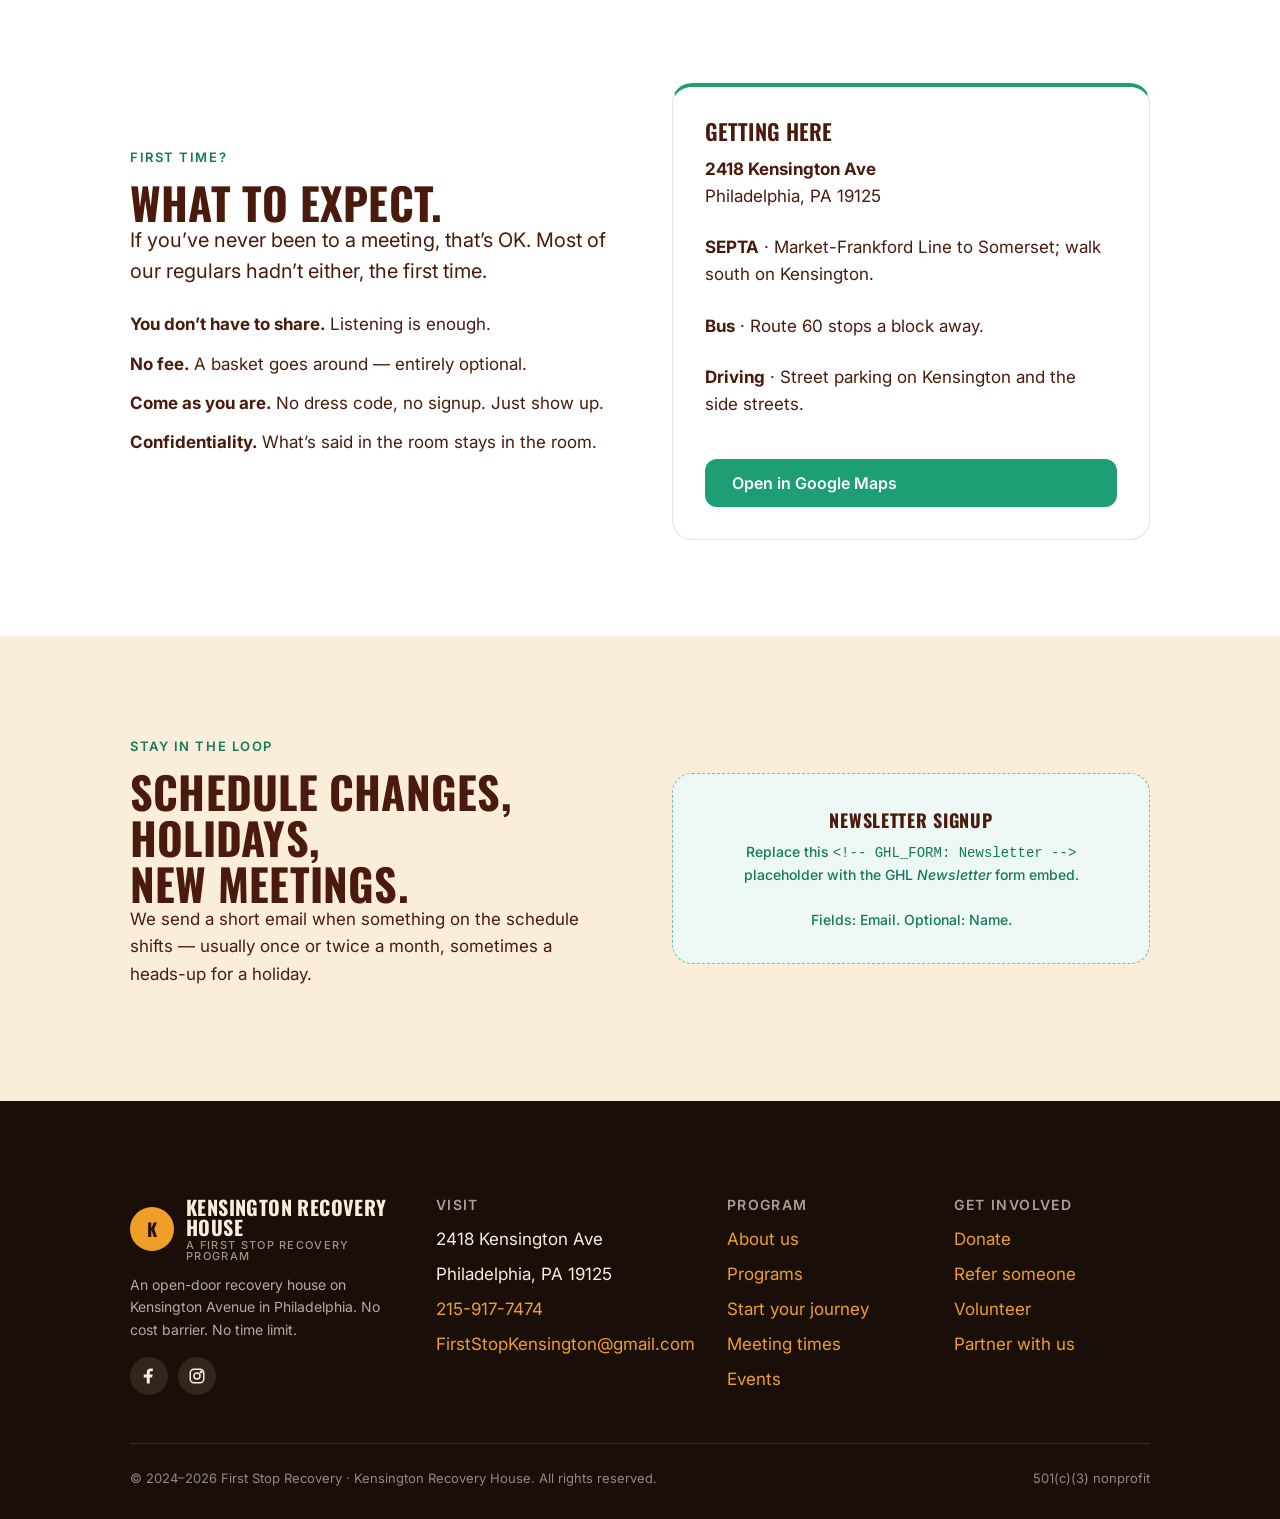
<file: project/meeting-times.html>
<!doctype html>
<html lang="en">
<head>
  <meta charset="utf-8" />
  <meta name="viewport" content="width=device-width, initial-scale=1" />
  <title>Meeting times — Kensington Recovery House</title>
  <meta name="description" content="Weekly recovery and peer-support meetings at First Stop Recovery in Kensington. Open to residents and the neighborhood." />
  <meta name="theme-color" content="#1A0E08" />
  <link rel="stylesheet" href="styles.css" />
  <link rel="icon" type="image/svg+xml" href="favicon.svg" />
  <style>
    /* meeting-specific */
    .week-grid { display: grid; grid-template-columns: repeat(7, 1fr); gap: var(--space-3); }
    @media (max-width: 900px) { .week-grid { grid-template-columns: repeat(2, 1fr); } }
    @media (max-width: 500px) { .week-grid { grid-template-columns: 1fr; } }
    .day-col { background: var(--paper); border: 1px solid var(--border); border-radius: var(--radius-lg); padding: var(--space-4); display: flex; flex-direction: column; gap: var(--space-3); min-height: 240px; }
    .day-col h3 { font-size: 18px; letter-spacing: 0.04em; }
    .day-col .day-date { font-family: var(--font-mono); font-size: 12px; color: var(--fg-muted); margin-bottom: var(--space-2); }
    .meeting { background: var(--cream); border-radius: var(--radius-md); padding: 10px 12px; font-size: 14px; line-height: 1.4; display: flex; flex-direction: column; gap: 2px; }
    .meeting .time { font-family: var(--font-mono); font-weight: 600; font-size: 13px; color: var(--espresso); letter-spacing: 0.04em; }
    .meeting .name { font-weight: 600; color: var(--fg); }
    .meeting .type { font-size: 12px; color: var(--fg-muted); text-transform: uppercase; letter-spacing: 0.06em; font-weight: 600; }
    .meeting.teal { border-left: 3px solid var(--teal); padding-left: 10px; }
    .meeting.gold { border-left: 3px solid var(--gold); padding-left: 10px; }
    .meeting.red  { border-left: 3px solid var(--red);  padding-left: 10px; }
    .day-empty { font-size: 13px; color: var(--fg-faint); font-style: italic; }
  </style>
</head>
<body data-screen-label="Meeting Times">
  <a class="skip" href="#main">Skip to content</a>

  <div class="urgent-strip">
    <strong>Need a bed tonight?</strong>
    <span>Walk in 9am&ndash;5pm or call <a href="tel:2159177474">215-917-7474</a></span>
    <span>&middot; 2418 Kensington Ave, Philadelphia</span>
  </div>

  <header class="site-header">
    <div class="site-header-inner">
      <a class="brand" href="index.html" aria-label="Kensington Recovery House home">
        <span class="brand-mark" aria-hidden="true">K</span>
        <span class="brand-words">Kensington Recovery House<span class="sub">A First Stop Recovery program</span></span>
      </a>
      <button class="nav-toggle" aria-label="Open menu" aria-expanded="false" id="navToggle"><span></span></button>
      <nav class="nav" id="nav">
        <a href="index.html">Home</a>
        <a href="about.html">About</a>
        <a href="programs.html">Programs</a>
        <a href="start-your-journey.html">Apply</a>
        <a href="meeting-times.html" class="is-active">Meetings</a>
        <a href="events.html">Events</a>
        <a class="btn btn-primary nav-cta" href="start-your-journey.html">Get help</a>
      </nav>
    </div>
  </header>

  <main id="main">

    <!-- ============ PAGE HEADER ============ -->
    <section style="padding: var(--space-9) 0 var(--space-7); background: var(--cream);">
      <div class="container">
        <span class="eyebrow">Meeting times</span>
        <h1>Recovery meetings, every week.</h1>
        <p class="lead" style="max-width: 60ch; margin-top: var(--space-4);">Held at <strong>2418 Kensington Ave</strong>. Open to residents of First Stop and to anyone in the neighborhood. No fee, no sign-up. Walk in.</p>
        <div class="hero-ctas" style="margin-top: var(--space-5);">
          <a class="btn btn-primary" href="#schedule">Jump to schedule</a>
          <a class="btn btn-secondary" href="tel:2159177474">Call to confirm times</a>
        </div>
      </div>
    </section>

    <!-- ============ MEETING TYPES KEY ============ -->
    <section class="bg-paper" style="padding: var(--space-7) 0;">
      <div class="container">
        <div style="display: flex; gap: var(--space-4); flex-wrap: wrap; align-items: center;">
          <span class="eyebrow" style="margin: 0;">Meeting types</span>
          <span class="pill pill-teal">12-step (AA / NA)</span>
          <span class="pill pill-gold">Peer support</span>
          <span class="pill pill-red">House meeting (residents only)</span>
        </div>
      </div>
    </section>

    <!-- ============ WEEKLY SCHEDULE ============ -->
    <section id="schedule" class="bg-cream">
      <div class="container">
        <div class="section-head">
          <span class="eyebrow">Weekly schedule</span>
          <h2>A typical week at First Stop.</h2>
          <p>Times are consistent week to week. Holidays can shift things &mdash; call first if you&rsquo;re traveling in.</p>
        </div>

        <div class="week-grid">
          <!-- MONDAY -->
          <div class="day-col">
            <div>
              <h3>Monday</h3>
              <div class="day-date">MON</div>
            </div>
            <div class="meeting teal">
              <span class="time">7:00 PM</span>
              <span class="name">AA Open</span>
              <span class="type">12-step &middot; Open</span>
            </div>
            <div class="meeting red">
              <span class="time">8:30 PM</span>
              <span class="name">House check-in</span>
              <span class="type">Residents only</span>
            </div>
          </div>

          <!-- TUESDAY -->
          <div class="day-col">
            <div>
              <h3>Tuesday</h3>
              <div class="day-date">TUE</div>
            </div>
            <div class="meeting gold">
              <span class="time">10:00 AM</span>
              <span class="name">Morning peer support</span>
              <span class="type">Open to neighborhood</span>
            </div>
            <div class="meeting teal">
              <span class="time">7:00 PM</span>
              <span class="name">NA Step Study</span>
              <span class="type">12-step &middot; Open</span>
            </div>
          </div>

          <!-- WEDNESDAY -->
          <div class="day-col">
            <div>
              <h3>Wednesday</h3>
              <div class="day-date">WED</div>
            </div>
            <div class="meeting gold">
              <span class="time">12:00 PM</span>
              <span class="name">Lunch & talk</span>
              <span class="type">Peer support &middot; Open</span>
            </div>
            <div class="meeting teal">
              <span class="time">7:00 PM</span>
              <span class="name">AA Big Book</span>
              <span class="type">12-step &middot; Open</span>
            </div>
          </div>

          <!-- THURSDAY -->
          <div class="day-col">
            <div>
              <h3>Thursday</h3>
              <div class="day-date">THU</div>
            </div>
            <div class="meeting gold">
              <span class="time">10:00 AM</span>
              <span class="name">Women&rsquo;s peer circle</span>
              <span class="type">Peer support &middot; Open</span>
            </div>
            <div class="meeting teal">
              <span class="time">7:00 PM</span>
              <span class="name">NA Open</span>
              <span class="type">12-step &middot; Open</span>
            </div>
            <div class="meeting red">
              <span class="time">8:30 PM</span>
              <span class="name">House meeting</span>
              <span class="type">Residents only</span>
            </div>
          </div>

          <!-- FRIDAY -->
          <div class="day-col">
            <div>
              <h3>Friday</h3>
              <div class="day-date">FRI</div>
            </div>
            <div class="meeting gold">
              <span class="time">12:00 PM</span>
              <span class="name">Lunch & talk</span>
              <span class="type">Peer support &middot; Open</span>
            </div>
            <div class="meeting teal">
              <span class="time">7:00 PM</span>
              <span class="name">AA Speaker</span>
              <span class="type">12-step &middot; Open</span>
            </div>
          </div>

          <!-- SATURDAY -->
          <div class="day-col">
            <div>
              <h3>Saturday</h3>
              <div class="day-date">SAT</div>
            </div>
            <div class="meeting gold">
              <span class="time">9:00 AM</span>
              <span class="name">Breakfast meeting</span>
              <span class="type">Peer support &middot; Open</span>
            </div>
            <div class="meeting teal">
              <span class="time">6:30 PM</span>
              <span class="name">NA Open</span>
              <span class="type">12-step &middot; Open</span>
            </div>
          </div>

          <!-- SUNDAY -->
          <div class="day-col">
            <div>
              <h3>Sunday</h3>
              <div class="day-date">SUN</div>
            </div>
            <div class="meeting gold">
              <span class="time">11:00 AM</span>
              <span class="name">Sunday gathering</span>
              <span class="type">Peer support &middot; Open</span>
            </div>
            <div class="meeting red">
              <span class="time">7:00 PM</span>
              <span class="name">House meeting</span>
              <span class="type">Residents only</span>
            </div>
          </div>
        </div>

        <p class="small" style="color: var(--fg-muted); margin-top: var(--space-6); max-width: 65ch;">
          <strong>Placeholder schedule.</strong> Edit times in <code>meeting-times.html</code> &mdash; each meeting is a <code>.meeting</code> block. Replace the placeholder schedule with the real one whenever ready.
        </p>
      </div>
    </section>

    <!-- ============ FIRST TIME ============ -->
    <section class="bg-paper">
      <div class="container">
        <div class="split">
          <div>
            <span class="eyebrow">First time?</span>
            <h2>What to expect.</h2>
            <p class="lead">If you&rsquo;ve never been to a meeting, that&rsquo;s OK. Most of our regulars hadn&rsquo;t either, the first time.</p>
            <ul style="list-style: none; padding: 0; margin: var(--space-5) 0; display: flex; flex-direction: column; gap: var(--space-3);">
              <li><strong>You don&rsquo;t have to share.</strong> Listening is enough.</li>
              <li><strong>No fee.</strong> A basket goes around &mdash; entirely optional.</li>
              <li><strong>Come as you are.</strong> No dress code, no signup. Just show up.</li>
              <li><strong>Confidentiality.</strong> What&rsquo;s said in the room stays in the room.</li>
            </ul>
          </div>
          <div class="card card-accent" style="padding: var(--space-6);">
            <h3>Getting here</h3>
            <p class="mb-3"><strong>2418 Kensington Ave</strong><br />Philadelphia, PA 19125</p>
            <p class="mb-3"><strong>SEPTA</strong> &middot; Market-Frankford Line to Somerset; walk south on Kensington.</p>
            <p class="mb-3"><strong>Bus</strong> &middot; Route 60 stops a block away.</p>
            <p><strong>Driving</strong> &middot; Street parking on Kensington and the side streets.</p>
            <a class="btn btn-primary mt-3" href="https://maps.google.com/?q=2418+Kensington+Ave+Philadelphia+PA+19125" target="_blank" rel="noopener">Open in Google Maps</a>
          </div>
        </div>
      </div>
    </section>

    <!-- ============ NEWSLETTER ============ -->
    <section class="bg-cream">
      <div class="container">
        <div class="split">
          <div>
            <span class="eyebrow">Stay in the loop</span>
            <h2>Schedule changes, holidays, new meetings.</h2>
            <p>We send a short email when something on the schedule shifts &mdash; usually once or twice a month, sometimes a heads-up for a holiday.</p>
          </div>
          <div>
            <!-- GHL_FORM: Newsletter -->
            <div class="ghl-slot">
              <strong>Newsletter signup</strong>
              Replace this <code>&lt;!-- GHL_FORM: Newsletter --&gt;</code> placeholder with the GHL <em>Newsletter</em> form embed.<br /><br />
              <small>Fields: Email. Optional: Name.</small>
            </div>
            <!-- /GHL_FORM -->
          </div>
        </div>
      </div>
    </section>

  </main>

  <footer class="site-footer">
    <div class="container">
      <div class="footer-grid">
        <div class="footer-brand">
          <a class="brand" href="index.html" style="color: var(--cream);">
            <span class="brand-mark" aria-hidden="true">K</span>
            <span class="brand-words">Kensington Recovery House<span class="sub" style="color: color-mix(in srgb, var(--cream) 60%, transparent);">A First Stop Recovery program</span></span>
          </a>
          <p>An open-door recovery house on Kensington Avenue in Philadelphia. No cost barrier. No time limit.</p>
          <div class="social-row" style="margin-top: var(--space-4);">
            <a href="https://www.facebook.com/firststoprecovery/" target="_blank" rel="noopener" aria-label="Facebook"><svg width="18" height="18" viewBox="0 0 24 24" fill="currentColor"><path d="M13 22v-8h3l1-4h-4V7.5c0-1.1.5-2 2-2h2V2.1C16.6 2 15.4 1.9 14.3 1.9c-3.2 0-5.3 2-5.3 5.5V10H5v4h4v8h4z"/></svg></a>
            <a href="https://www.instagram.com/" target="_blank" rel="noopener" aria-label="Instagram"><svg width="18" height="18" viewBox="0 0 24 24" fill="none" stroke="currentColor" stroke-width="2"><rect x="3" y="3" width="18" height="18" rx="5"/><circle cx="12" cy="12" r="4"/><circle cx="17.5" cy="6.5" r="1" fill="currentColor"/></svg></a>
          </div>
        </div>
        <div><h4>Visit</h4><ul><li>2418 Kensington Ave</li><li>Philadelphia, PA 19125</li><li><a href="tel:2159177474">215-917-7474</a></li><li><a href="mailto:FirstStopKensington@gmail.com">FirstStopKensington@gmail.com</a></li></ul></div>
        <div><h4>Program</h4><ul><li><a href="about.html">About us</a></li><li><a href="programs.html">Programs</a></li><li><a href="start-your-journey.html">Start your journey</a></li><li><a href="meeting-times.html">Meeting times</a></li><li><a href="events.html">Events</a></li></ul></div>
        <div><h4>Get involved</h4><ul><li><a href="https://www.paypal.com/donate" target="_blank" rel="noopener">Donate</a></li><li><a href="start-your-journey.html#refer">Refer someone</a></li><li><a href="start-your-journey.html#volunteer">Volunteer</a></li><li><a href="start-your-journey.html#partner">Partner with us</a></li></ul></div>
      </div>
      <div class="footer-bottom">
        <span>&copy; 2024&ndash;2026 First Stop Recovery &middot; Kensington Recovery House. All rights reserved.</span>
        <span>501(c)(3) nonprofit</span>
      </div>
    </div>
  </footer>

  <script>
    (function(){var t=document.getElementById('navToggle'),n=document.getElementById('nav');if(!t||!n)return;t.addEventListener('click',function(){var o=n.classList.toggle('is-open');t.setAttribute('aria-expanded',String(o));});})();
  </script>
</body>
</html>
</file>
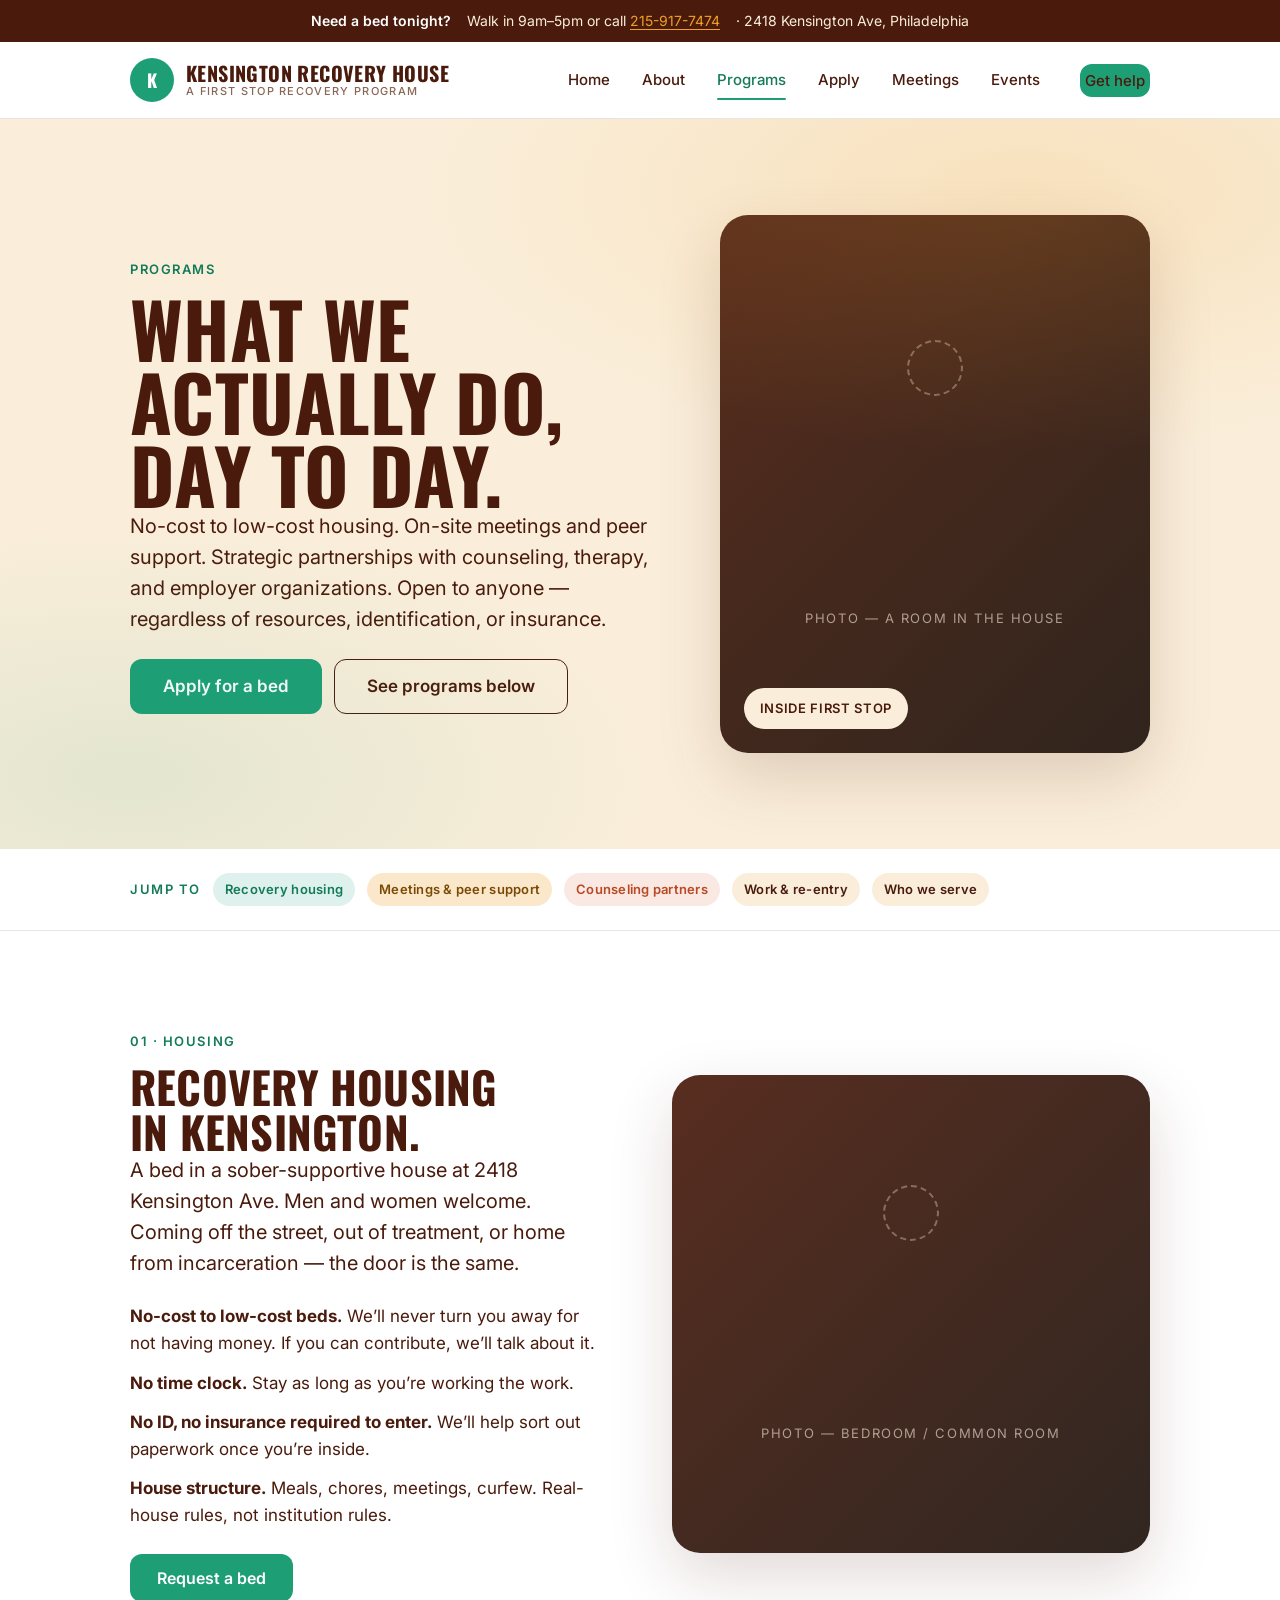
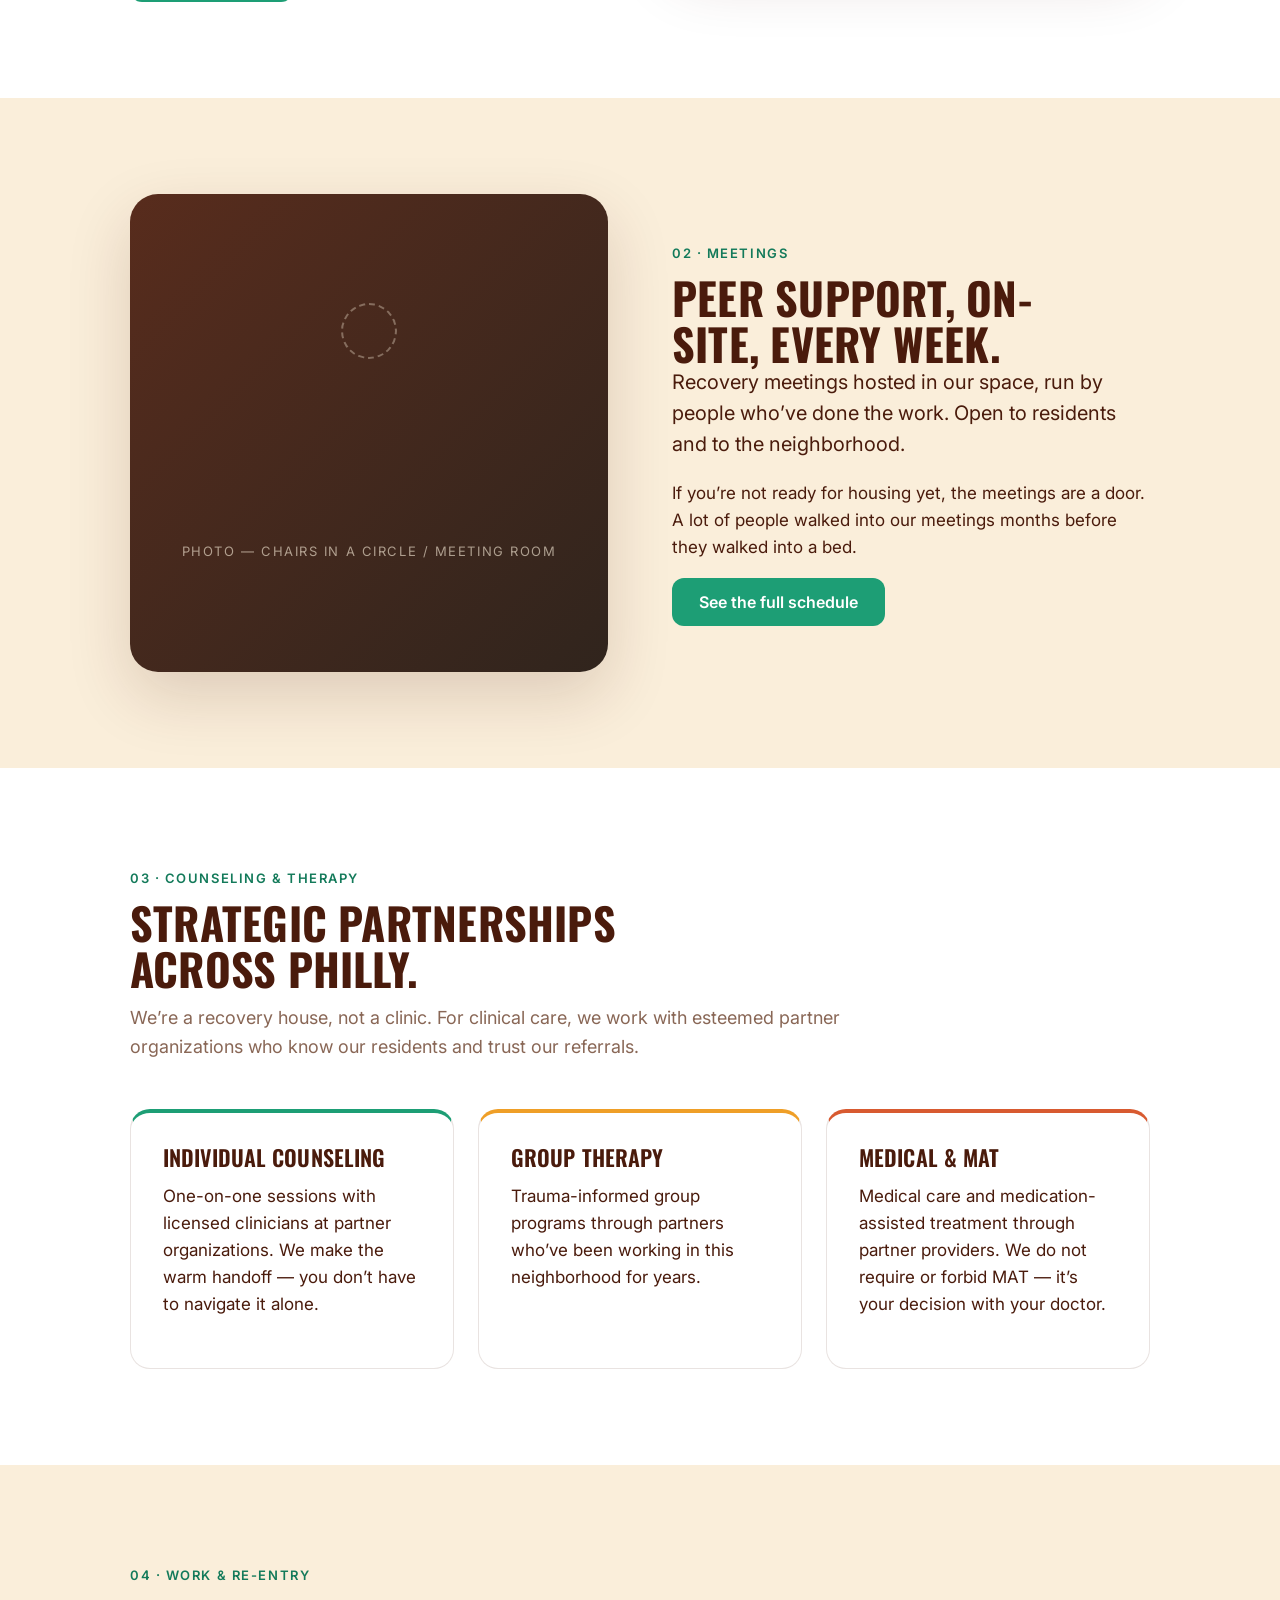
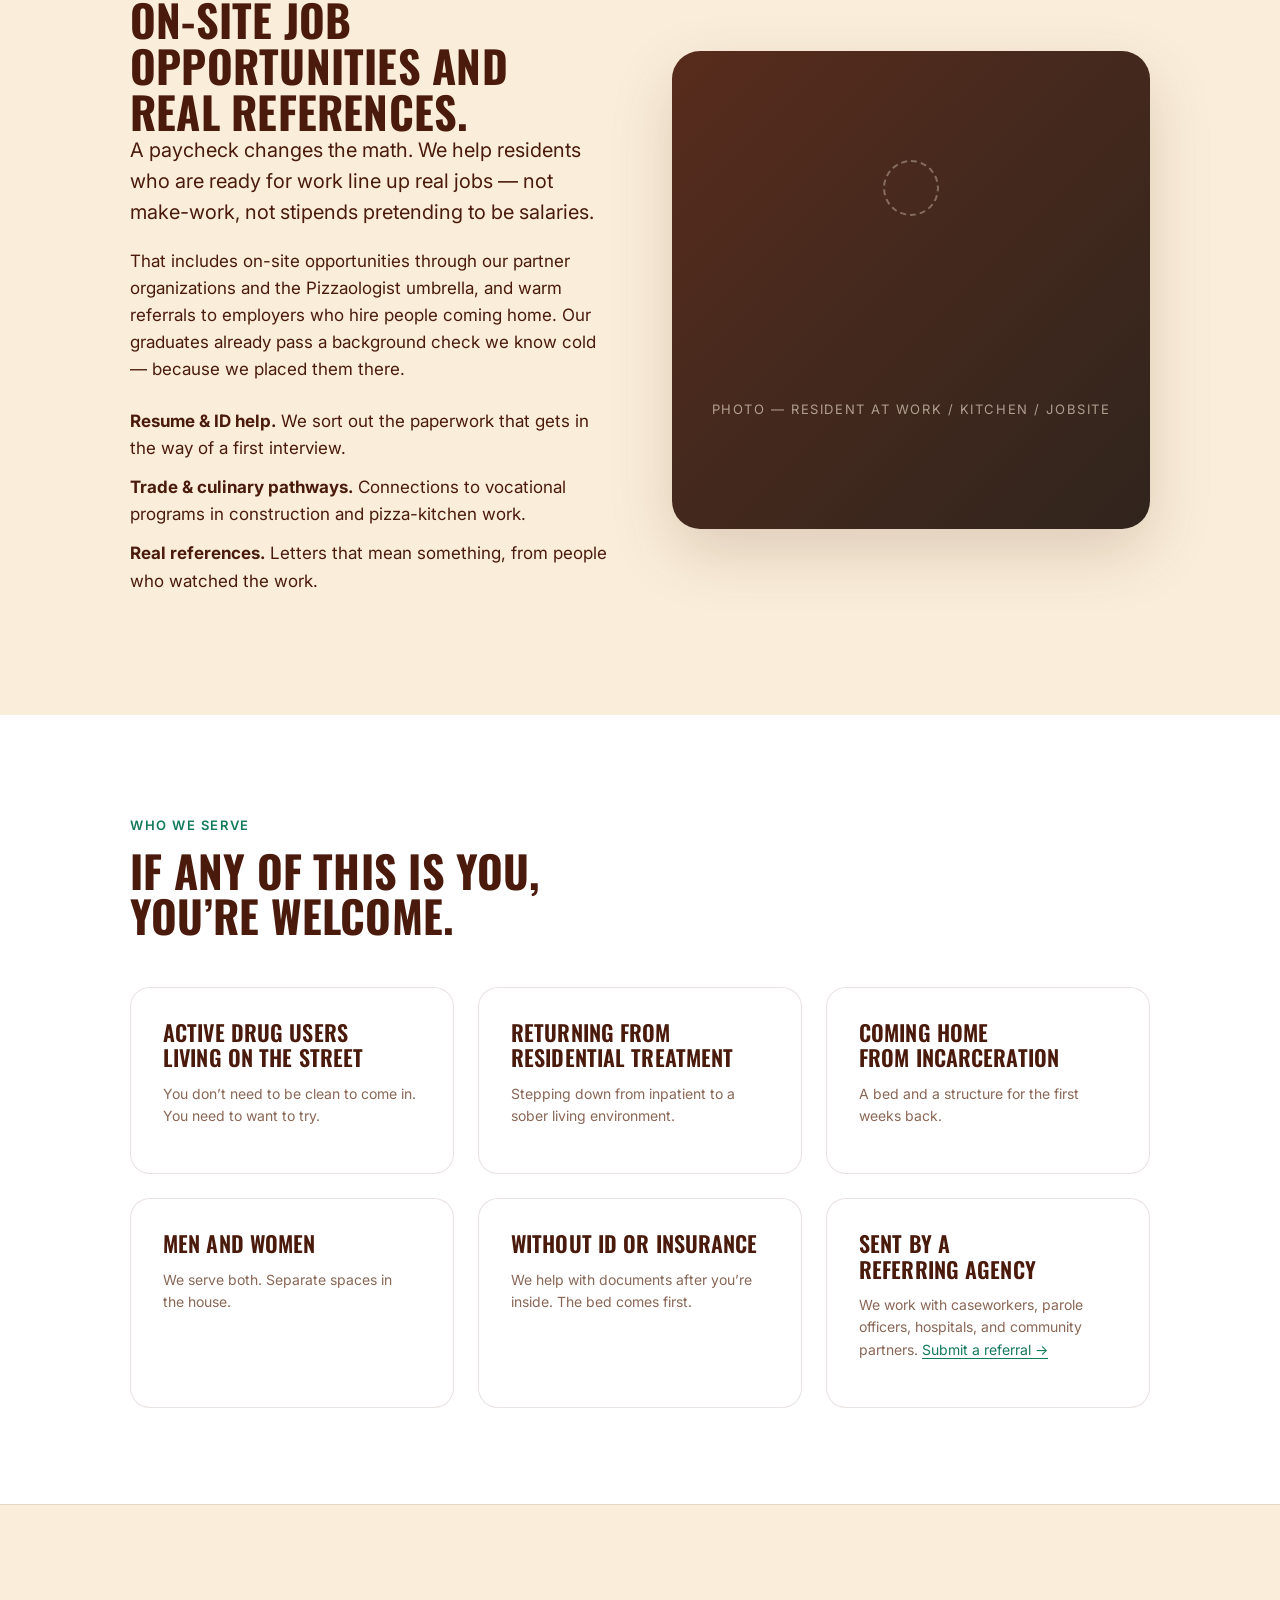
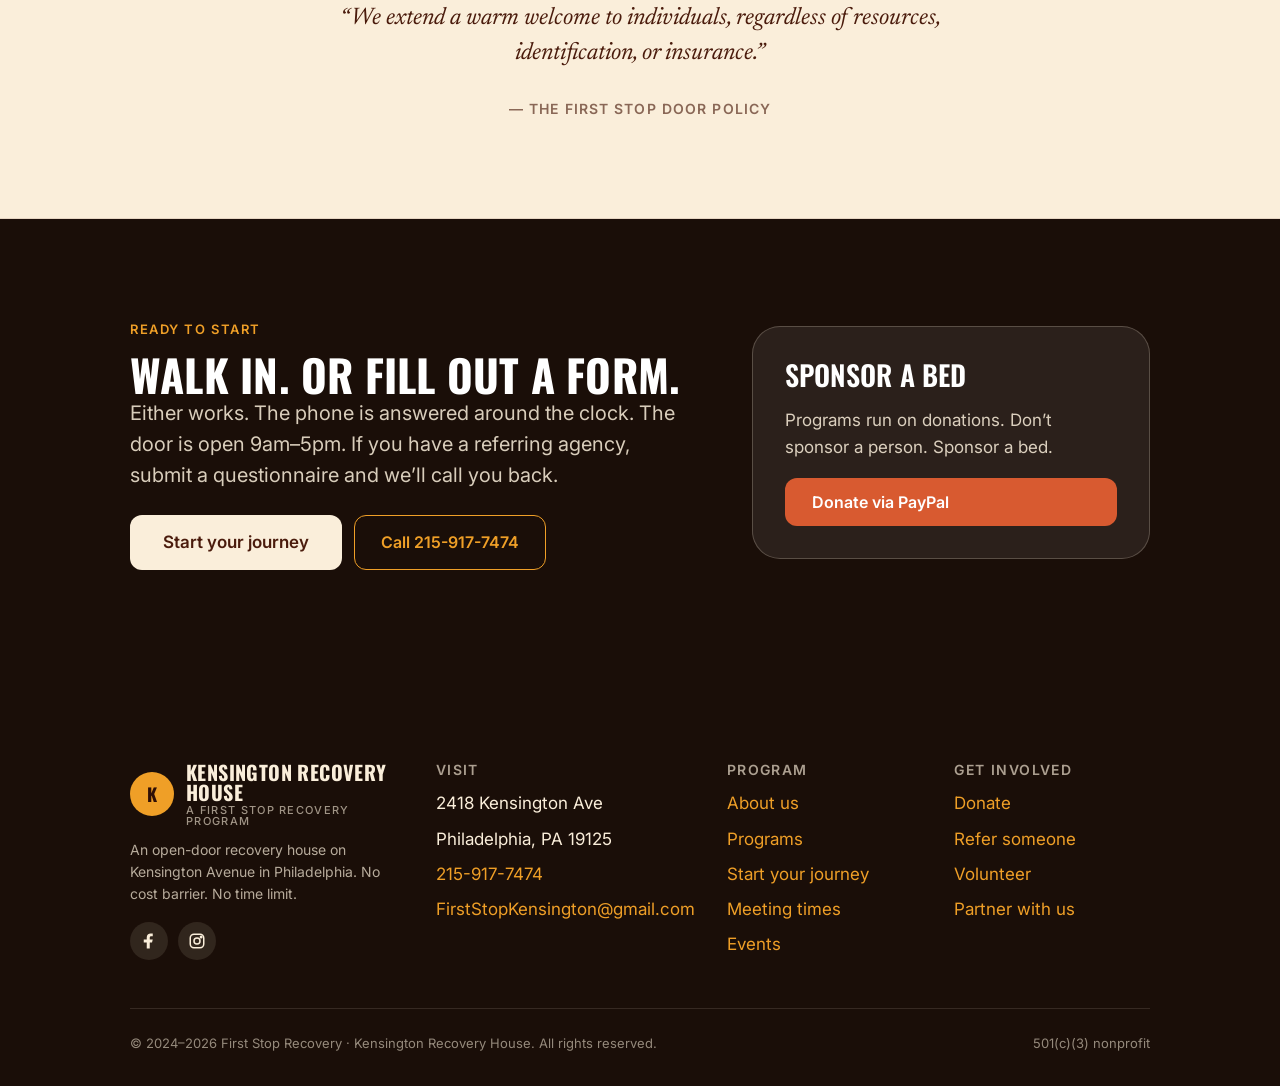
<file: project/programs.html>
<!doctype html>
<html lang="en">
<head>
  <meta charset="utf-8" />
  <meta name="viewport" content="width=device-width, initial-scale=1" />
  <title>Programs — Kensington Recovery House</title>
  <meta name="description" content="Recovery housing, peer support, counseling partnerships, and job pathways in Kensington, Philadelphia." />
  <meta name="theme-color" content="#1A0E08" />
  <link rel="stylesheet" href="styles.css" />
  <link rel="icon" type="image/svg+xml" href="favicon.svg" />
</head>
<body data-screen-label="Programs">
  <a class="skip" href="#main">Skip to content</a>

  <div class="urgent-strip">
    <strong>Need a bed tonight?</strong>
    <span>Walk in 9am&ndash;5pm or call <a href="tel:2159177474">215-917-7474</a></span>
    <span>&middot; 2418 Kensington Ave, Philadelphia</span>
  </div>

  <header class="site-header">
    <div class="site-header-inner">
      <a class="brand" href="index.html" aria-label="Kensington Recovery House home">
        <span class="brand-mark" aria-hidden="true">K</span>
        <span class="brand-words">Kensington Recovery House<span class="sub">A First Stop Recovery program</span></span>
      </a>
      <button class="nav-toggle" aria-label="Open menu" aria-expanded="false" id="navToggle"><span></span></button>
      <nav class="nav" id="nav">
        <a href="index.html">Home</a>
        <a href="about.html">About</a>
        <a href="programs.html" class="is-active">Programs</a>
        <a href="start-your-journey.html">Apply</a>
        <a href="meeting-times.html">Meetings</a>
        <a href="events.html">Events</a>
        <a class="btn btn-primary nav-cta" href="start-your-journey.html">Get help</a>
      </nav>
    </div>
  </header>

  <main id="main">

    <!-- ============ PAGE HERO ============ -->
    <section class="hero" style="padding: var(--space-9) 0;">
      <div class="container hero-inner">
        <div>
          <span class="eyebrow">Programs</span>
          <h1>What we actually do, day to day.</h1>
          <p class="lead">No-cost to low-cost housing. On-site meetings and peer support. Strategic partnerships with counseling, therapy, and employer organizations. Open to anyone &mdash; regardless of resources, identification, or insurance.</p>
          <div class="hero-ctas">
            <a class="btn btn-primary btn-lg" href="start-your-journey.html">Apply for a bed</a>
            <a class="btn btn-secondary btn-lg" href="#housing">See programs below</a>
          </div>
        </div>
        <div class="hero-photo photo-placeholder" aria-hidden="true">
          Photo &mdash; A room in the house
          <span class="photo-tag">Inside First Stop</span>
        </div>
      </div>
    </section>

    <!-- ============ JUMP NAV ============ -->
    <section style="padding: var(--space-5) 0; border-bottom: 1px solid var(--border); background: var(--paper);">
      <div class="container" style="display: flex; gap: var(--space-3); flex-wrap: wrap; align-items: center;">
        <span class="eyebrow" style="margin: 0;">Jump to</span>
        <a class="pill pill-teal" href="#housing">Recovery housing</a>
        <a class="pill pill-gold" href="#meetings">Meetings & peer support</a>
        <a class="pill pill-red" href="#partners">Counseling partners</a>
        <a class="pill" href="#work">Work & re-entry</a>
        <a class="pill" href="#who">Who we serve</a>
      </div>
    </section>

    <!-- ============ HOUSING ============ -->
    <section id="housing" class="bg-paper">
      <div class="container">
        <div class="split">
          <div>
            <span class="eyebrow">01 &middot; Housing</span>
            <h2>Recovery housing in Kensington.</h2>
            <p class="lead">A bed in a sober-supportive house at 2418 Kensington Ave. Men and women welcome. Coming off the street, out of treatment, or home from incarceration &mdash; the door is the same.</p>
            <ul style="list-style: none; padding: 0; margin: var(--space-5) 0; display: flex; flex-direction: column; gap: var(--space-3);">
              <li><strong>No-cost to low-cost beds.</strong> We&rsquo;ll never turn you away for not having money. If you can contribute, we&rsquo;ll talk about it.</li>
              <li><strong>No time clock.</strong> Stay as long as you&rsquo;re working the work.</li>
              <li><strong>No ID, no insurance required to enter.</strong> We&rsquo;ll help sort out paperwork once you&rsquo;re inside.</li>
              <li><strong>House structure.</strong> Meals, chores, meetings, curfew. Real-house rules, not institution rules.</li>
            </ul>
            <a class="btn btn-primary" href="start-your-journey.html">Request a bed</a>
          </div>
          <div class="hero-photo photo-placeholder" aria-hidden="true" style="aspect-ratio: 1 / 1;">
            Photo &mdash; Bedroom / common room
          </div>
        </div>
      </div>
    </section>

    <!-- ============ MEETINGS ============ -->
    <section id="meetings" class="bg-cream">
      <div class="container">
        <div class="split reverse">
          <div>
            <span class="eyebrow">02 &middot; Meetings</span>
            <h2>Peer support, on-site, every week.</h2>
            <p class="lead">Recovery meetings hosted in our space, run by people who&rsquo;ve done the work. Open to residents and to the neighborhood.</p>
            <p>If you&rsquo;re not ready for housing yet, the meetings are a door. A lot of people walked into our meetings months before they walked into a bed.</p>
            <a class="btn btn-primary" href="meeting-times.html">See the full schedule</a>
          </div>
          <div class="hero-photo photo-placeholder" aria-hidden="true" style="aspect-ratio: 1 / 1;">
            Photo &mdash; Chairs in a circle / meeting room
          </div>
        </div>
      </div>
    </section>

    <!-- ============ PARTNERS / COUNSELING ============ -->
    <section id="partners" class="bg-paper">
      <div class="container">
        <div class="section-head">
          <span class="eyebrow">03 &middot; Counseling & therapy</span>
          <h2>Strategic partnerships across Philly.</h2>
          <p>We&rsquo;re a recovery house, not a clinic. For clinical care, we work with esteemed partner organizations who know our residents and trust our referrals.</p>
        </div>
        <div class="grid-3">
          <div class="card card-accent">
            <h3>Individual counseling</h3>
            <p>One-on-one sessions with licensed clinicians at partner organizations. We make the warm handoff &mdash; you don&rsquo;t have to navigate it alone.</p>
          </div>
          <div class="card card-accent gold">
            <h3>Group therapy</h3>
            <p>Trauma-informed group programs through partners who&rsquo;ve been working in this neighborhood for years.</p>
          </div>
          <div class="card card-accent red">
            <h3>Medical & MAT</h3>
            <p>Medical care and medication-assisted treatment through partner providers. We do not require or forbid MAT &mdash; it&rsquo;s your decision with your doctor.</p>
          </div>
        </div>
      </div>
    </section>

    <!-- ============ WORK / RE-ENTRY ============ -->
    <section id="work" class="bg-cream">
      <div class="container">
        <div class="split">
          <div>
            <span class="eyebrow">04 &middot; Work & re-entry</span>
            <h2>On-site job opportunities and real references.</h2>
            <p class="lead">A paycheck changes the math. We help residents who are ready for work line up real jobs &mdash; not make-work, not stipends pretending to be salaries.</p>
            <p>That includes on-site opportunities through our partner organizations and the Pizzaologist umbrella, and warm referrals to employers who hire people coming home. Our graduates already pass a background check we know cold &mdash; because we placed them there.</p>
            <ul style="list-style: none; padding: 0; margin: var(--space-5) 0; display: flex; flex-direction: column; gap: var(--space-3);">
              <li><strong>Resume & ID help.</strong> We sort out the paperwork that gets in the way of a first interview.</li>
              <li><strong>Trade & culinary pathways.</strong> Connections to vocational programs in construction and pizza-kitchen work.</li>
              <li><strong>Real references.</strong> Letters that mean something, from people who watched the work.</li>
            </ul>
          </div>
          <div class="hero-photo photo-placeholder" aria-hidden="true" style="aspect-ratio: 1 / 1;">
            Photo &mdash; Resident at work / kitchen / jobsite
          </div>
        </div>
      </div>
    </section>

    <!-- ============ WHO WE SERVE ============ -->
    <section id="who" class="bg-paper">
      <div class="container">
        <div class="section-head">
          <span class="eyebrow">Who we serve</span>
          <h2>If any of this is you, you&rsquo;re welcome.</h2>
        </div>
        <div class="grid-3">
          <div class="card"><h3>Active drug users living on the street</h3><p class="small" style="color: var(--fg-muted);">You don&rsquo;t need to be clean to come in. You need to want to try.</p></div>
          <div class="card"><h3>Returning from residential treatment</h3><p class="small" style="color: var(--fg-muted);">Stepping down from inpatient to a sober living environment.</p></div>
          <div class="card"><h3>Coming home from incarceration</h3><p class="small" style="color: var(--fg-muted);">A bed and a structure for the first weeks back.</p></div>
          <div class="card"><h3>Men and women</h3><p class="small" style="color: var(--fg-muted);">We serve both. Separate spaces in the house.</p></div>
          <div class="card"><h3>Without ID or insurance</h3><p class="small" style="color: var(--fg-muted);">We help with documents after you&rsquo;re inside. The bed comes first.</p></div>
          <div class="card"><h3>Sent by a referring agency</h3><p class="small" style="color: var(--fg-muted);">We work with caseworkers, parole officers, hospitals, and community partners. <a href="start-your-journey.html#refer">Submit a referral &rarr;</a></p></div>
        </div>
      </div>
    </section>

    <!-- ============ CALLOUT ============ -->
    <section class="callout">
      <div class="container">
        <p class="quote">&ldquo;We extend a warm welcome to individuals, regardless of resources, identification, or insurance.&rdquo;</p>
        <cite>&mdash; The First Stop Door Policy</cite>
      </div>
    </section>

    <!-- ============ APPLY CTA ============ -->
    <section class="cta-band">
      <div class="container">
        <div>
          <span class="eyebrow" style="color: var(--gold);">Ready to start</span>
          <h2>Walk in. Or fill out a form.</h2>
          <p class="lead" style="color: color-mix(in srgb, var(--cream) 85%, transparent); max-width: 50ch;">Either works. The phone is answered around the clock. The door is open 9am&ndash;5pm. If you have a referring agency, submit a questionnaire and we&rsquo;ll call you back.</p>
          <div class="hero-ctas">
            <a class="btn btn-on-dark btn-lg" href="start-your-journey.html">Start your journey</a>
            <a class="btn" href="tel:2159177474" style="background: transparent; color: var(--gold); border: 1.5px solid var(--gold);">Call 215-917-7474</a>
          </div>
        </div>
        <div class="donate-card">
          <h3 style="color: #fff;">Sponsor a bed</h3>
          <p style="color: color-mix(in srgb, var(--cream) 85%, transparent); margin: 0;">Programs run on donations. Don&rsquo;t sponsor a person. Sponsor a bed.</p>
          <a class="btn btn-red" href="https://www.paypal.com/donate" target="_blank" rel="noopener">Donate via PayPal</a>
        </div>
      </div>
    </section>

  </main>

  <footer class="site-footer">
    <div class="container">
      <div class="footer-grid">
        <div class="footer-brand">
          <a class="brand" href="index.html" style="color: var(--cream);">
            <span class="brand-mark" aria-hidden="true">K</span>
            <span class="brand-words">Kensington Recovery House<span class="sub" style="color: color-mix(in srgb, var(--cream) 60%, transparent);">A First Stop Recovery program</span></span>
          </a>
          <p>An open-door recovery house on Kensington Avenue in Philadelphia. No cost barrier. No time limit.</p>
          <div class="social-row" style="margin-top: var(--space-4);">
            <a href="https://www.facebook.com/firststoprecovery/" target="_blank" rel="noopener" aria-label="Facebook"><svg width="18" height="18" viewBox="0 0 24 24" fill="currentColor"><path d="M13 22v-8h3l1-4h-4V7.5c0-1.1.5-2 2-2h2V2.1C16.6 2 15.4 1.9 14.3 1.9c-3.2 0-5.3 2-5.3 5.5V10H5v4h4v8h4z"/></svg></a>
            <a href="https://www.instagram.com/" target="_blank" rel="noopener" aria-label="Instagram"><svg width="18" height="18" viewBox="0 0 24 24" fill="none" stroke="currentColor" stroke-width="2"><rect x="3" y="3" width="18" height="18" rx="5"/><circle cx="12" cy="12" r="4"/><circle cx="17.5" cy="6.5" r="1" fill="currentColor"/></svg></a>
          </div>
        </div>
        <div><h4>Visit</h4><ul><li>2418 Kensington Ave</li><li>Philadelphia, PA 19125</li><li><a href="tel:2159177474">215-917-7474</a></li><li><a href="mailto:FirstStopKensington@gmail.com">FirstStopKensington@gmail.com</a></li></ul></div>
        <div><h4>Program</h4><ul><li><a href="about.html">About us</a></li><li><a href="programs.html">Programs</a></li><li><a href="start-your-journey.html">Start your journey</a></li><li><a href="meeting-times.html">Meeting times</a></li><li><a href="events.html">Events</a></li></ul></div>
        <div><h4>Get involved</h4><ul><li><a href="https://www.paypal.com/donate" target="_blank" rel="noopener">Donate</a></li><li><a href="start-your-journey.html#refer">Refer someone</a></li><li><a href="start-your-journey.html#volunteer">Volunteer</a></li><li><a href="start-your-journey.html#partner">Partner with us</a></li></ul></div>
      </div>
      <div class="footer-bottom">
        <span>&copy; 2024&ndash;2026 First Stop Recovery &middot; Kensington Recovery House. All rights reserved.</span>
        <span>501(c)(3) nonprofit</span>
      </div>
    </div>
  </footer>

  <script>
    (function(){var t=document.getElementById('navToggle'),n=document.getElementById('nav');if(!t||!n)return;t.addEventListener('click',function(){var o=n.classList.toggle('is-open');t.setAttribute('aria-expanded',String(o));});})();
    (function(){if(!('IntersectionObserver' in window))return;var els=document.querySelectorAll('.card, .stat, .section-head, .hero-photo');els.forEach(function(el){el.classList.add('reveal');});var io=new IntersectionObserver(function(es){es.forEach(function(e){if(e.isIntersecting){e.target.classList.add('in');io.unobserve(e.target);}});},{threshold:0.12});els.forEach(function(el){io.observe(el);});})();
  </script>
</body>
</html>
</file>
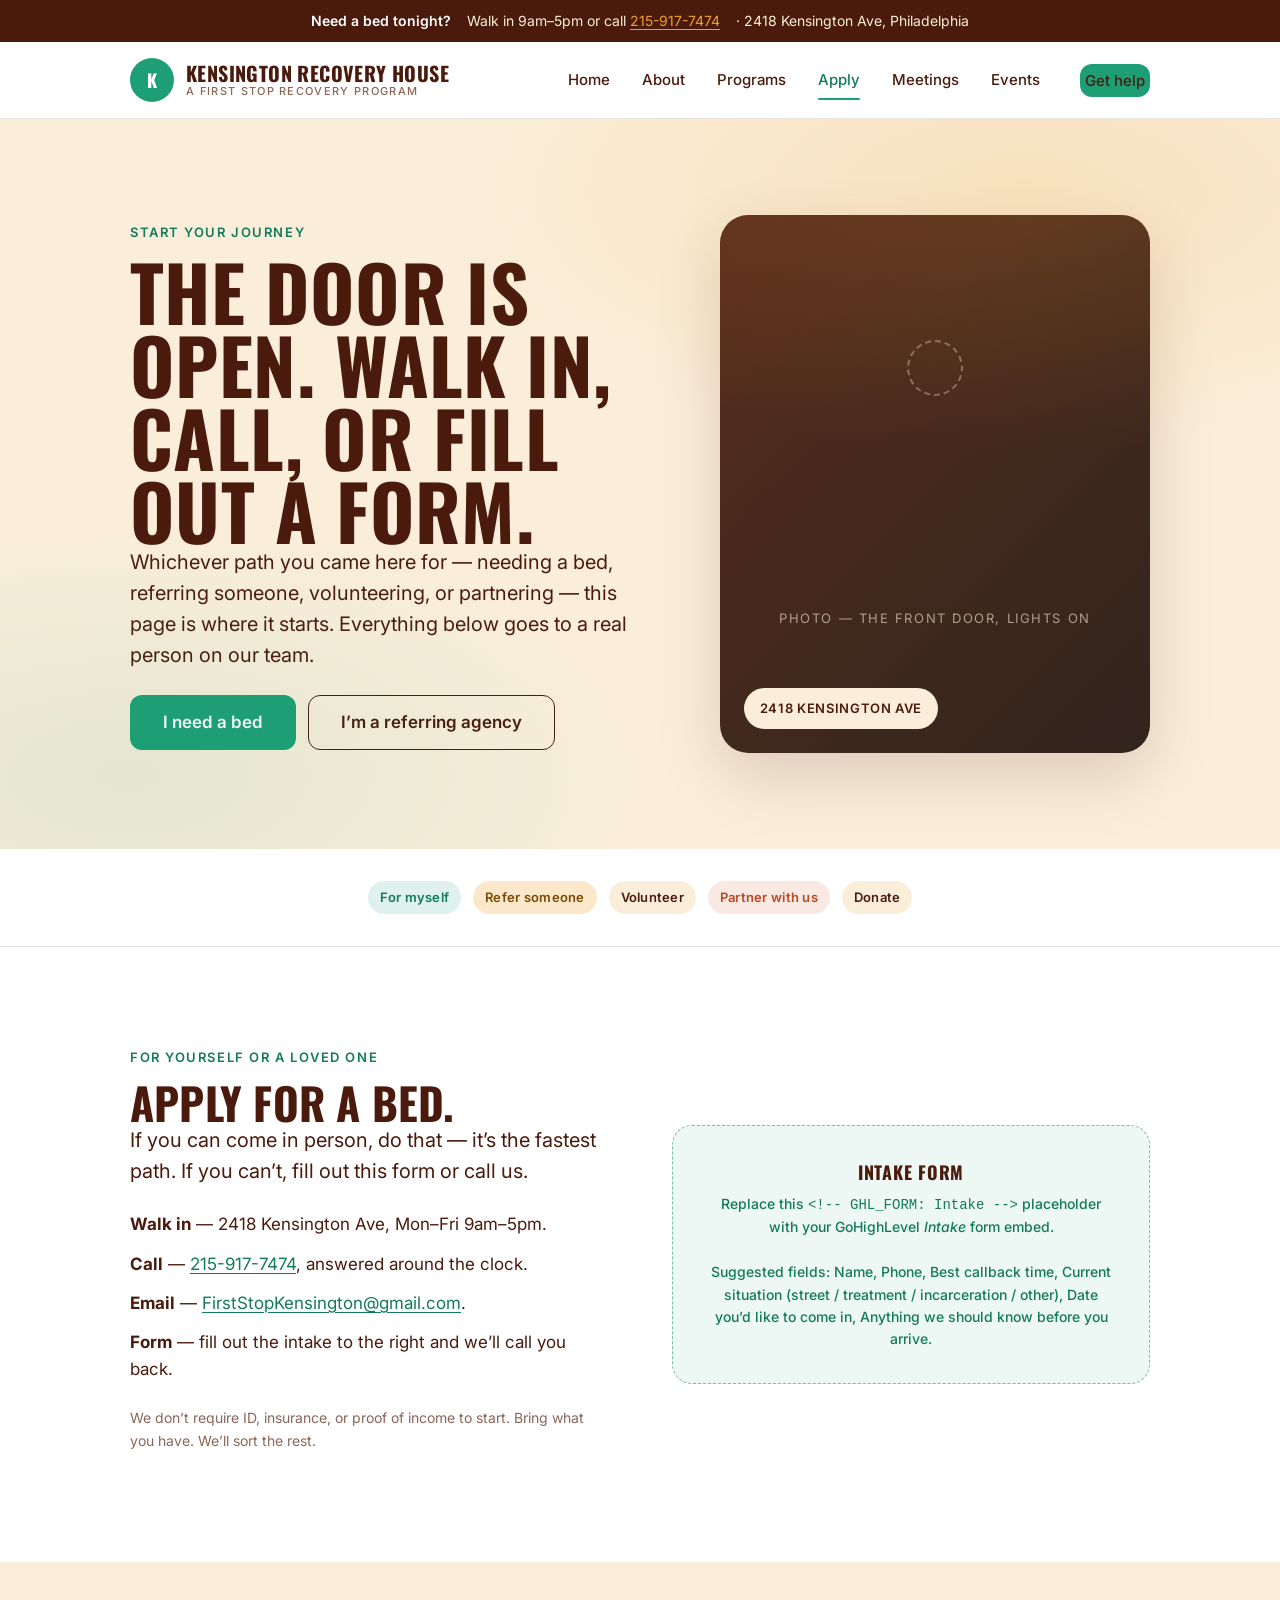
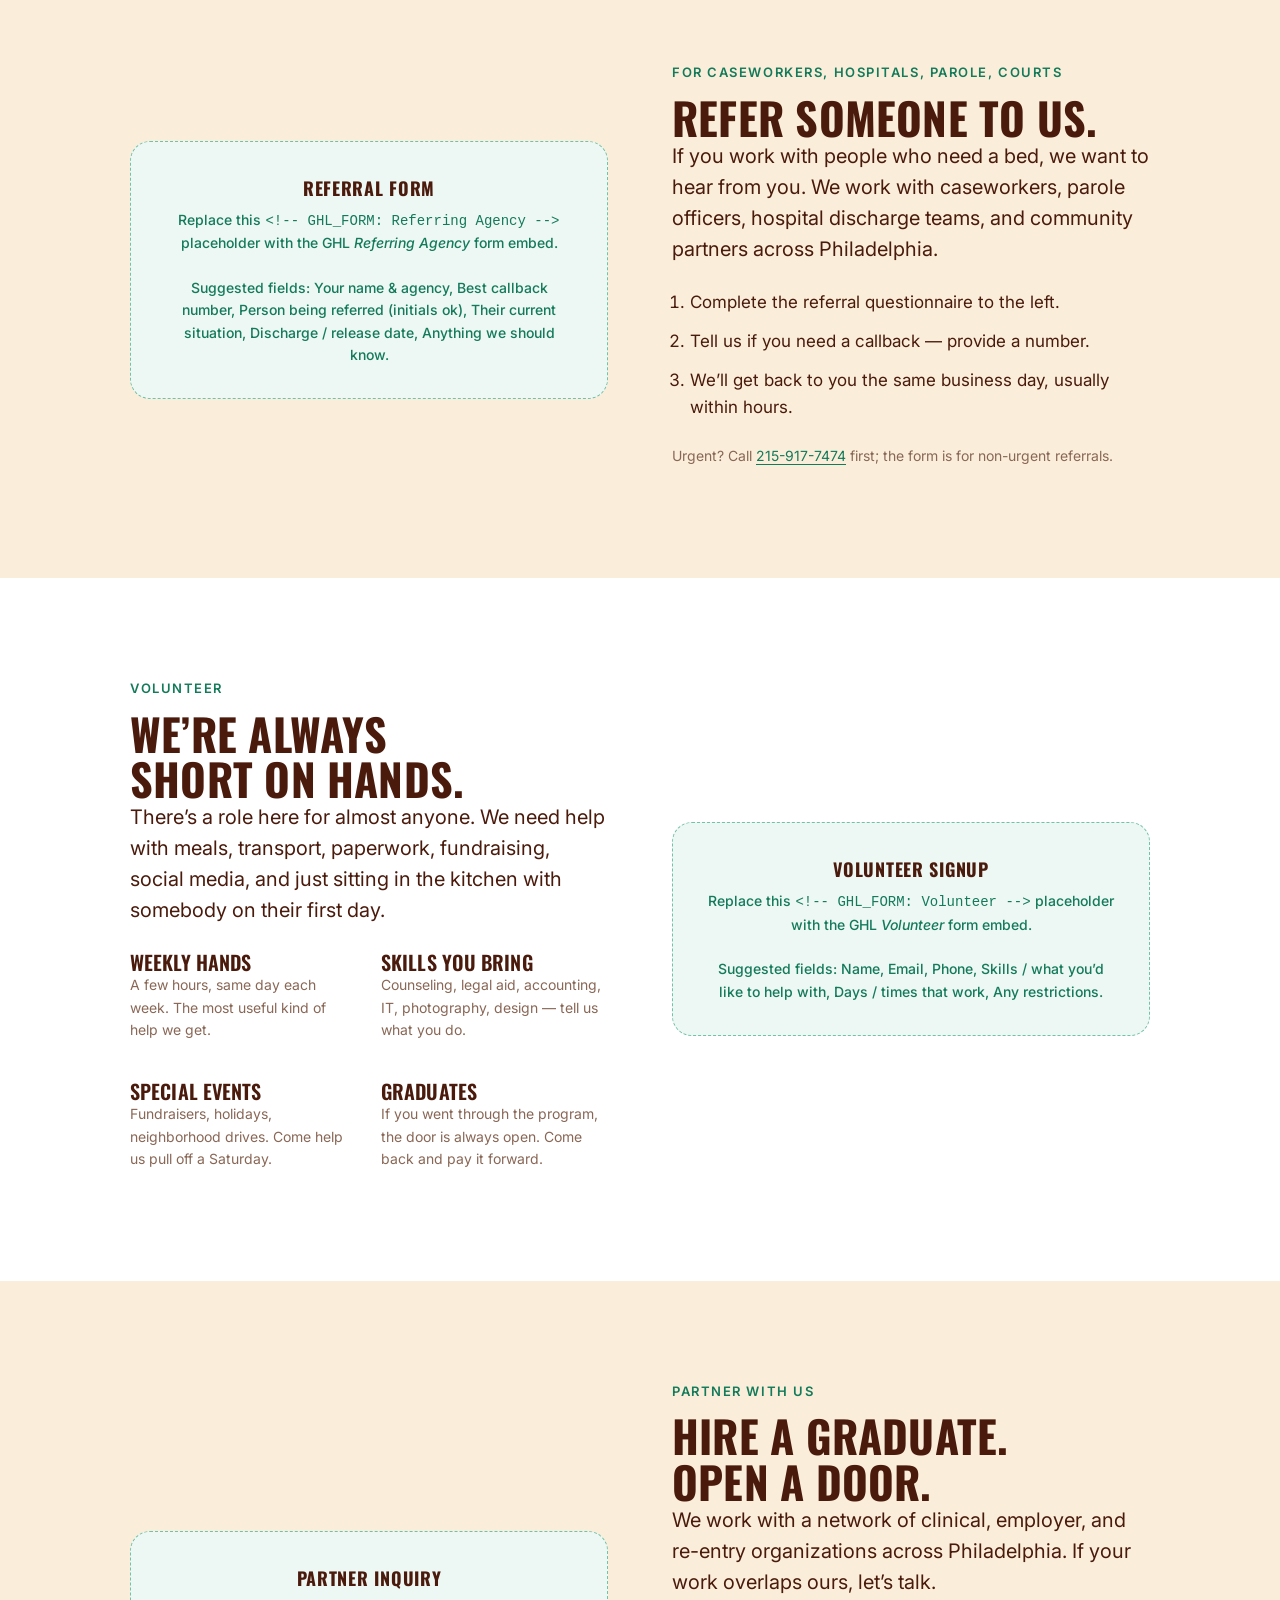
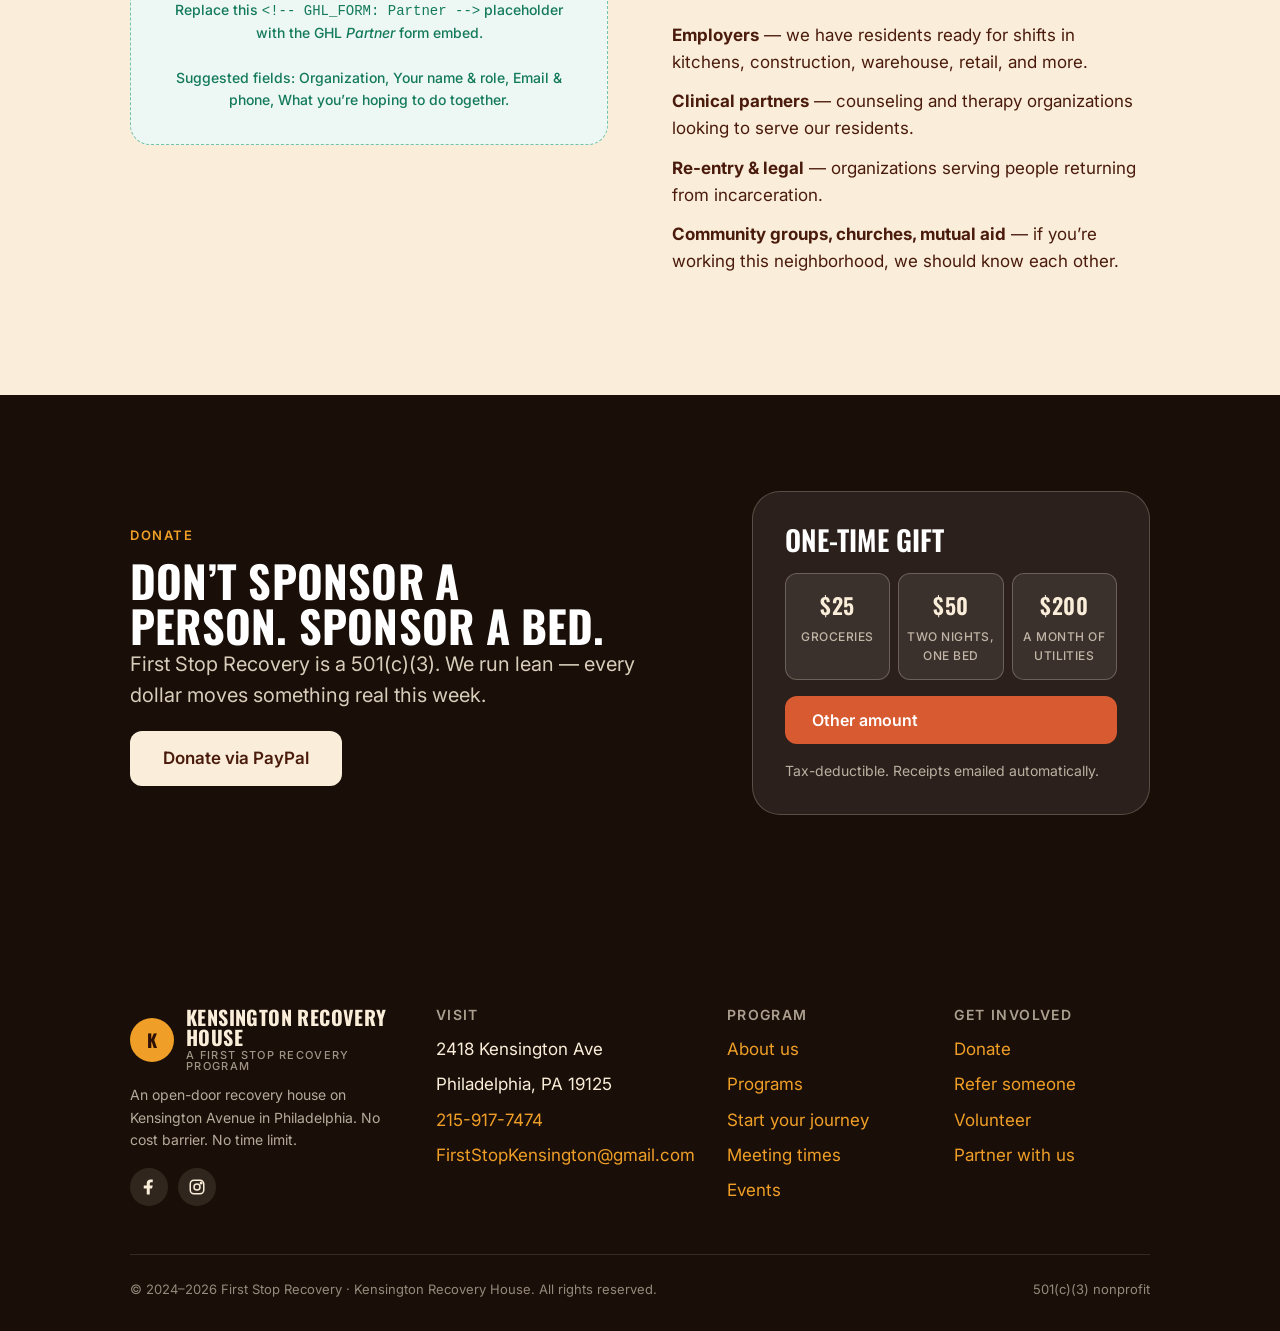
<file: project/start-your-journey.html>
<!doctype html>
<html lang="en">
<head>
  <meta charset="utf-8" />
  <meta name="viewport" content="width=device-width, initial-scale=1" />
  <title>Start your journey — Kensington Recovery House</title>
  <meta name="description" content="Apply for a bed, refer someone, volunteer, or partner with us. The phone is answered around the clock; the door is open 9am–5pm." />
  <meta name="theme-color" content="#1A0E08" />
  <link rel="stylesheet" href="styles.css" />
  <link rel="icon" type="image/svg+xml" href="favicon.svg" />
</head>
<body data-screen-label="Start Your Journey">
  <a class="skip" href="#main">Skip to content</a>

  <div class="urgent-strip">
    <strong>Need a bed tonight?</strong>
    <span>Walk in 9am&ndash;5pm or call <a href="tel:2159177474">215-917-7474</a></span>
    <span>&middot; 2418 Kensington Ave, Philadelphia</span>
  </div>

  <header class="site-header">
    <div class="site-header-inner">
      <a class="brand" href="index.html" aria-label="Kensington Recovery House home">
        <span class="brand-mark" aria-hidden="true">K</span>
        <span class="brand-words">Kensington Recovery House<span class="sub">A First Stop Recovery program</span></span>
      </a>
      <button class="nav-toggle" aria-label="Open menu" aria-expanded="false" id="navToggle"><span></span></button>
      <nav class="nav" id="nav">
        <a href="index.html">Home</a>
        <a href="about.html">About</a>
        <a href="programs.html">Programs</a>
        <a href="start-your-journey.html" class="is-active">Apply</a>
        <a href="meeting-times.html">Meetings</a>
        <a href="events.html">Events</a>
        <a class="btn btn-primary nav-cta" href="#intake">Get help</a>
      </nav>
    </div>
  </header>

  <main id="main">

    <!-- ============ PAGE HERO ============ -->
    <section class="hero" style="padding: var(--space-9) 0;">
      <div class="container hero-inner">
        <div>
          <span class="eyebrow">Start your journey</span>
          <h1>The door is open. Walk in, call, or fill out a form.</h1>
          <p class="lead">Whichever path you came here for &mdash; needing a bed, referring someone, volunteering, or partnering &mdash; this page is where it starts. Everything below goes to a real person on our team.</p>
          <div class="hero-ctas">
            <a class="btn btn-primary btn-lg" href="#intake">I need a bed</a>
            <a class="btn btn-secondary btn-lg" href="#refer">I&rsquo;m a referring agency</a>
          </div>
        </div>
        <div class="hero-photo photo-placeholder" aria-hidden="true">
          Photo &mdash; The front door, lights on
          <span class="photo-tag">2418 Kensington Ave</span>
        </div>
      </div>
    </section>

    <!-- ============ PATHWAYS ============ -->
    <section style="padding: var(--space-6) 0; border-bottom: 1px solid var(--border); background: var(--paper);">
      <div class="container" style="display: flex; gap: var(--space-3); flex-wrap: wrap; align-items: center; justify-content: center;">
        <a class="pill pill-teal" href="#intake">For myself</a>
        <a class="pill pill-gold" href="#refer">Refer someone</a>
        <a class="pill" href="#volunteer">Volunteer</a>
        <a class="pill pill-red" href="#partner">Partner with us</a>
        <a class="pill" href="#donate">Donate</a>
      </div>
    </section>

    <!-- ============ INTAKE (FOR INDIVIDUAL) ============ -->
    <section id="intake" class="bg-paper">
      <div class="container">
        <div class="split">
          <div>
            <span class="eyebrow">For yourself or a loved one</span>
            <h2>Apply for a bed.</h2>
            <p class="lead">If you can come in person, do that &mdash; it&rsquo;s the fastest path. If you can&rsquo;t, fill out this form or call us.</p>
            <ul style="list-style: none; padding: 0; margin: var(--space-5) 0; display: flex; flex-direction: column; gap: var(--space-3);">
              <li><strong>Walk in</strong> &mdash; 2418 Kensington Ave, Mon&ndash;Fri 9am&ndash;5pm.</li>
              <li><strong>Call</strong> &mdash; <a href="tel:2159177474">215-917-7474</a>, answered around the clock.</li>
              <li><strong>Email</strong> &mdash; <a href="mailto:FirstStopKensington@gmail.com">FirstStopKensington@gmail.com</a>.</li>
              <li><strong>Form</strong> &mdash; fill out the intake to the right and we&rsquo;ll call you back.</li>
            </ul>
            <p class="small" style="color: var(--fg-muted);">We don&rsquo;t require ID, insurance, or proof of income to start. Bring what you have. We&rsquo;ll sort the rest.</p>
          </div>
          <div>
            <!-- GHL_FORM: Intake (individual applying for housing) -->
            <div class="ghl-slot">
              <strong>Intake form</strong>
              Replace this <code>&lt;!-- GHL_FORM: Intake --&gt;</code> placeholder with your GoHighLevel <em>Intake</em> form embed.<br /><br />
              <small>Suggested fields: Name, Phone, Best callback time, Current situation (street / treatment / incarceration / other), Date you&rsquo;d like to come in, Anything we should know before you arrive.</small>
            </div>
            <!-- /GHL_FORM -->
          </div>
        </div>
      </div>
    </section>

    <!-- ============ REFERRING AGENCY ============ -->
    <section id="refer" class="bg-cream">
      <div class="container">
        <div class="split reverse">
          <div>
            <span class="eyebrow">For caseworkers, hospitals, parole, courts</span>
            <h2>Refer someone to us.</h2>
            <p class="lead">If you work with people who need a bed, we want to hear from you. We work with caseworkers, parole officers, hospital discharge teams, and community partners across Philadelphia.</p>
            <ol style="padding-left: 18px; margin: var(--space-5) 0; display: flex; flex-direction: column; gap: var(--space-3);">
              <li>Complete the referral questionnaire to the left.</li>
              <li>Tell us if you need a callback &mdash; provide a number.</li>
              <li>We&rsquo;ll get back to you the same business day, usually within hours.</li>
            </ol>
            <p class="small" style="color: var(--fg-muted);">Urgent? Call <a href="tel:2159177474">215-917-7474</a> first; the form is for non-urgent referrals.</p>
          </div>
          <div>
            <!-- GHL_FORM: Referring Agency questionnaire -->
            <div class="ghl-slot">
              <strong>Referral form</strong>
              Replace this <code>&lt;!-- GHL_FORM: Referring Agency --&gt;</code> placeholder with the GHL <em>Referring Agency</em> form embed.<br /><br />
              <small>Suggested fields: Your name & agency, Best callback number, Person being referred (initials ok), Their current situation, Discharge / release date, Anything we should know.</small>
            </div>
            <!-- /GHL_FORM -->
          </div>
        </div>
      </div>
    </section>

    <!-- ============ VOLUNTEER ============ -->
    <section id="volunteer" class="bg-paper">
      <div class="container">
        <div class="split">
          <div>
            <span class="eyebrow">Volunteer</span>
            <h2>We&rsquo;re always short on hands.</h2>
            <p class="lead">There&rsquo;s a role here for almost anyone. We need help with meals, transport, paperwork, fundraising, social media, and just sitting in the kitchen with somebody on their first day.</p>
            <div class="grid-2" style="margin-top: var(--space-5);">
              <div><h4>Weekly hands</h4><p class="small" style="color: var(--fg-muted);">A few hours, same day each week. The most useful kind of help we get.</p></div>
              <div><h4>Skills you bring</h4><p class="small" style="color: var(--fg-muted);">Counseling, legal aid, accounting, IT, photography, design &mdash; tell us what you do.</p></div>
              <div><h4>Special events</h4><p class="small" style="color: var(--fg-muted);">Fundraisers, holidays, neighborhood drives. Come help us pull off a Saturday.</p></div>
              <div><h4>Graduates</h4><p class="small" style="color: var(--fg-muted);">If you went through the program, the door is always open. Come back and pay it forward.</p></div>
            </div>
          </div>
          <div>
            <!-- GHL_FORM: Volunteer -->
            <div class="ghl-slot">
              <strong>Volunteer signup</strong>
              Replace this <code>&lt;!-- GHL_FORM: Volunteer --&gt;</code> placeholder with the GHL <em>Volunteer</em> form embed.<br /><br />
              <small>Suggested fields: Name, Email, Phone, Skills / what you&rsquo;d like to help with, Days / times that work, Any restrictions.</small>
            </div>
            <!-- /GHL_FORM -->
          </div>
        </div>
      </div>
    </section>

    <!-- ============ PARTNER ============ -->
    <section id="partner" class="bg-cream">
      <div class="container">
        <div class="split reverse">
          <div>
            <span class="eyebrow">Partner with us</span>
            <h2>Hire a graduate. Open a door.</h2>
            <p class="lead">We work with a network of clinical, employer, and re-entry organizations across Philadelphia. If your work overlaps ours, let&rsquo;s talk.</p>
            <ul style="list-style: none; padding: 0; margin: var(--space-5) 0; display: flex; flex-direction: column; gap: var(--space-3);">
              <li><strong>Employers</strong> &mdash; we have residents ready for shifts in kitchens, construction, warehouse, retail, and more.</li>
              <li><strong>Clinical partners</strong> &mdash; counseling and therapy organizations looking to serve our residents.</li>
              <li><strong>Re-entry & legal</strong> &mdash; organizations serving people returning from incarceration.</li>
              <li><strong>Community groups, churches, mutual aid</strong> &mdash; if you&rsquo;re working this neighborhood, we should know each other.</li>
            </ul>
          </div>
          <div>
            <!-- GHL_FORM: Partner -->
            <div class="ghl-slot">
              <strong>Partner inquiry</strong>
              Replace this <code>&lt;!-- GHL_FORM: Partner --&gt;</code> placeholder with the GHL <em>Partner</em> form embed.<br /><br />
              <small>Suggested fields: Organization, Your name & role, Email & phone, What you&rsquo;re hoping to do together.</small>
            </div>
            <!-- /GHL_FORM -->
          </div>
        </div>
      </div>
    </section>

    <!-- ============ DONATE ============ -->
    <section id="donate" class="cta-band">
      <div class="container">
        <div>
          <span class="eyebrow" style="color: var(--gold);">Donate</span>
          <h2>Don&rsquo;t sponsor a person. Sponsor a bed.</h2>
          <p class="lead" style="color: color-mix(in srgb, var(--cream) 85%, transparent); max-width: 50ch;">First Stop Recovery is a 501(c)(3). We run lean &mdash; every dollar moves something real this week.</p>
          <a class="btn btn-on-dark btn-lg" href="https://www.paypal.com/donate" target="_blank" rel="noopener">Donate via PayPal</a>
        </div>
        <div class="donate-card">
          <h3 style="color: #fff;">One-time gift</h3>
          <div class="donate-row">
            <a class="donate-amount" href="https://www.paypal.com/donate" target="_blank" rel="noopener">$25<span class="note">Groceries</span></a>
            <a class="donate-amount" href="https://www.paypal.com/donate" target="_blank" rel="noopener">$50<span class="note">Two nights, one bed</span></a>
            <a class="donate-amount" href="https://www.paypal.com/donate" target="_blank" rel="noopener">$200<span class="note">A month of utilities</span></a>
          </div>
          <a class="btn btn-red" href="https://www.paypal.com/donate" target="_blank" rel="noopener">Other amount</a>
          <small style="color: color-mix(in srgb, var(--cream) 70%, transparent);">Tax-deductible. Receipts emailed automatically.</small>
        </div>
      </div>
    </section>

  </main>

  <footer class="site-footer">
    <div class="container">
      <div class="footer-grid">
        <div class="footer-brand">
          <a class="brand" href="index.html" style="color: var(--cream);">
            <span class="brand-mark" aria-hidden="true">K</span>
            <span class="brand-words">Kensington Recovery House<span class="sub" style="color: color-mix(in srgb, var(--cream) 60%, transparent);">A First Stop Recovery program</span></span>
          </a>
          <p>An open-door recovery house on Kensington Avenue in Philadelphia. No cost barrier. No time limit.</p>
          <div class="social-row" style="margin-top: var(--space-4);">
            <a href="https://www.facebook.com/firststoprecovery/" target="_blank" rel="noopener" aria-label="Facebook"><svg width="18" height="18" viewBox="0 0 24 24" fill="currentColor"><path d="M13 22v-8h3l1-4h-4V7.5c0-1.1.5-2 2-2h2V2.1C16.6 2 15.4 1.9 14.3 1.9c-3.2 0-5.3 2-5.3 5.5V10H5v4h4v8h4z"/></svg></a>
            <a href="https://www.instagram.com/" target="_blank" rel="noopener" aria-label="Instagram"><svg width="18" height="18" viewBox="0 0 24 24" fill="none" stroke="currentColor" stroke-width="2"><rect x="3" y="3" width="18" height="18" rx="5"/><circle cx="12" cy="12" r="4"/><circle cx="17.5" cy="6.5" r="1" fill="currentColor"/></svg></a>
          </div>
        </div>
        <div><h4>Visit</h4><ul><li>2418 Kensington Ave</li><li>Philadelphia, PA 19125</li><li><a href="tel:2159177474">215-917-7474</a></li><li><a href="mailto:FirstStopKensington@gmail.com">FirstStopKensington@gmail.com</a></li></ul></div>
        <div><h4>Program</h4><ul><li><a href="about.html">About us</a></li><li><a href="programs.html">Programs</a></li><li><a href="start-your-journey.html">Start your journey</a></li><li><a href="meeting-times.html">Meeting times</a></li><li><a href="events.html">Events</a></li></ul></div>
        <div><h4>Get involved</h4><ul><li><a href="https://www.paypal.com/donate" target="_blank" rel="noopener">Donate</a></li><li><a href="#refer">Refer someone</a></li><li><a href="#volunteer">Volunteer</a></li><li><a href="#partner">Partner with us</a></li></ul></div>
      </div>
      <div class="footer-bottom">
        <span>&copy; 2024&ndash;2026 First Stop Recovery &middot; Kensington Recovery House. All rights reserved.</span>
        <span>501(c)(3) nonprofit</span>
      </div>
    </div>
  </footer>

  <script>
    (function(){var t=document.getElementById('navToggle'),n=document.getElementById('nav');if(!t||!n)return;t.addEventListener('click',function(){var o=n.classList.toggle('is-open');t.setAttribute('aria-expanded',String(o));});})();
    (function(){if(!('IntersectionObserver' in window))return;var els=document.querySelectorAll('.card, .stat, .section-head, .hero-photo');els.forEach(function(el){el.classList.add('reveal');});var io=new IntersectionObserver(function(es){es.forEach(function(e){if(e.isIntersecting){e.target.classList.add('in');io.unobserve(e.target);}});},{threshold:0.12});els.forEach(function(el){io.observe(el);});})();
  </script>
</body>
</html>
</file>
<file: styles.css>
/* =========================================================
   Kensington Recovery House — site styles
   Built on First Stop Recovery / Second Chance Slice tokens.
   Brand colors only — restrained for a serious, donor-facing site.
   ========================================================= */

@import url('https://fonts.googleapis.com/css2?family=Oswald:wght@500;600;700&family=Inter:wght@400;500;600;700&family=Newsreader:ital,opsz,wght@0,6..72,400;0,6..72,500;1,6..72,400&display=swap');

:root {
  /* Brand colors (from First Stop Recovery design tokens) */
  --espresso:       #4A1B0C;
  --espresso-ink:   #2E0F06;
  --cream:          #FAEEDA;
  --cream-deep:     #F1DFBF;
  --paper:          #FFFFFF;
  --char:           #1A0E08;
  --teal:           #1D9E75;   /* PRIMARY for this site — parent brand accent */
  --teal-press:     #137A5A;
  --gold:           #EF9F27;   /* warm accent */
  --gold-press:     #D58711;
  --red:            #D85A30;   /* used sparingly for emphasis */
  --red-press:      #B94823;

  /* Ink / surfaces */
  --fg:             var(--espresso);
  --fg-muted:       color-mix(in srgb, var(--espresso) 64%, var(--cream));
  --fg-faint:       color-mix(in srgb, var(--espresso) 38%, var(--cream));
  --fg-on-dark:     var(--cream);
  --bg:             var(--paper);
  --bg-alt:         var(--cream);
  --bg-deep:        var(--char);

  --border:         color-mix(in srgb, var(--espresso) 12%, transparent);
  --border-strong:  color-mix(in srgb, var(--espresso) 28%, transparent);

  /* Type */
  --font-display: 'Oswald', 'Barlow Condensed', 'Arial Narrow', sans-serif;
  --font-body:    'Inter', ui-sans-serif, system-ui, sans-serif;
  --font-serif:   'Newsreader', Georgia, serif;

  /* Spacing */
  --space-1: 4px;  --space-2: 8px;  --space-3: 12px;
  --space-4: 16px; --space-5: 24px; --space-6: 32px;
  --space-7: 48px; --space-8: 64px; --space-9: 96px; --space-10: 128px;

  /* Radii */
  --radius-sm: 6px;
  --radius-md: 12px;
  --radius-lg: 20px;
  --radius-xl: 28px;
  --radius-full: 999px;

  /* Shadows — warm tinted, never gray */
  --shadow-sm:    0 1px 2px rgba(74,27,12,0.06);
  --shadow-md:    0 4px 14px rgba(74,27,12,0.08);
  --shadow-lg:    0 12px 40px rgba(74,27,12,0.12);
  --shadow-xl:    0 24px 64px rgba(74,27,12,0.16);
  --shadow-focus: 0 0 0 3px color-mix(in srgb, var(--teal) 30%, transparent);

  /* Motion */
  --ease-out: cubic-bezier(0.2, 0.7, 0.2, 1);
  --dur-base: 180ms;

  /* Layout */
  --max-content: 1180px;
  --gutter-d: 80px;
  --gutter-m: 24px;
  --header-h: 76px;
}

/* ---------- reset ---------- */
*, *::before, *::after { box-sizing: border-box; }
html { -webkit-font-smoothing: antialiased; -moz-osx-font-smoothing: grayscale; scroll-behavior: smooth; }
body {
  margin: 0;
  background: var(--bg);
  color: var(--fg);
  font-family: var(--font-body);
  font-size: 17px;
  line-height: 1.6;
}
img, svg { display: block; max-width: 100%; }

/* ---------- typography ---------- */
h1, h2, h3, h4 {
  font-family: var(--font-display);
  text-transform: uppercase;
  letter-spacing: 0.005em;
  margin: 0;
  text-wrap: balance;
  color: var(--fg);
}
h1 { font-weight: 700; font-size: clamp(40px, 6vw, 64px); line-height: 0.98; }
h2 { font-weight: 700; font-size: clamp(30px, 4vw, 44px); line-height: 1.04; }
h3 { font-weight: 600; font-size: clamp(22px, 2.2vw, 28px); line-height: 1.15; }
h4 { font-weight: 600; font-size: 20px; line-height: 1.2; }
p  { margin: 0 0 1em; text-wrap: pretty; }
.lead { font-size: 20px; line-height: 1.55; color: var(--fg); }
small, .small { font-size: 14px; }
.eyebrow {
  display: inline-block;
  font-family: var(--font-body);
  font-size: 13px;
  font-weight: 600;
  text-transform: uppercase;
  letter-spacing: 0.12em;
  color: var(--teal-press);
  margin-bottom: var(--space-3);
}
.quote {
  font-family: var(--font-serif);
  font-size: 24px;
  line-height: 1.45;
  font-style: italic;
  color: var(--fg);
}
a { color: var(--teal-press); text-decoration: underline; text-underline-offset: 3px; text-decoration-thickness: 1px;
    transition: color var(--dur-base) var(--ease-out), text-decoration-thickness var(--dur-base) var(--ease-out); }
a:hover { color: var(--teal); text-decoration-thickness: 2px; }
::selection { background: var(--gold); color: var(--espresso-ink); }

/* ---------- layout ---------- */
.container {
  max-width: var(--max-content);
  margin: 0 auto;
  padding: 0 var(--gutter-d);
}
@media (max-width: 800px) {
  .container { padding: 0 var(--gutter-m); }
}
section { padding: var(--space-9) 0; }
@media (max-width: 800px) { section { padding: var(--space-8) 0; } }

.bg-paper { background: var(--paper); }
.bg-cream { background: var(--bg-alt); }
.bg-char  { background: var(--bg-deep); color: var(--fg-on-dark); }
.bg-char h1, .bg-char h2, .bg-char h3, .bg-char h4 { color: var(--fg-on-dark); }
.bg-char a { color: var(--gold); }
.bg-char a:hover { color: var(--cream); }

/* ---------- buttons ---------- */
.btn {
  display: inline-flex;
  align-items: center;
  gap: var(--space-2);
  font-family: var(--font-body);
  font-weight: 600;
  font-size: 16px;
  line-height: 1;
  padding: 15px 26px;
  border-radius: var(--radius-md);
  border: 1.5px solid transparent;
  text-decoration: none;
  cursor: pointer;
  transition: background var(--dur-base) var(--ease-out),
              color var(--dur-base) var(--ease-out),
              transform 100ms var(--ease-out),
              box-shadow var(--dur-base) var(--ease-out);
}
.btn:active { transform: scale(0.97); }
.btn:focus-visible { outline: none; box-shadow: var(--shadow-focus); }

.btn-primary { background: var(--teal); color: #fff; }
.btn-primary:hover { background: var(--teal-press); color: #fff; text-decoration: none; }

.btn-red { background: var(--red); color: #fff; }
.btn-red:hover { background: var(--gold); color: var(--espresso-ink); text-decoration: none; }

.btn-secondary { background: transparent; color: var(--fg); border-color: var(--espresso); }
.btn-secondary:hover { background: var(--cream); color: var(--fg); text-decoration: none; }

.btn-on-dark { background: var(--cream); color: var(--espresso); }
.btn-on-dark:hover { background: var(--paper); color: var(--espresso); text-decoration: none; }

.btn-lg { padding: 18px 32px; font-size: 17px; }

/* ---------- pills / tags ---------- */
.pill {
  display: inline-flex;
  align-items: center;
  gap: 6px;
  padding: 6px 12px;
  border-radius: var(--radius-full);
  background: var(--cream);
  color: var(--fg);
  font-size: 13px;
  font-weight: 600;
  text-decoration: none;
  letter-spacing: 0.02em;
}
.pill-teal { background: color-mix(in srgb, var(--teal) 14%, var(--paper)); color: var(--teal-press); }
.pill-gold { background: color-mix(in srgb, var(--gold) 24%, var(--paper)); color: #7A4A05; }
.pill-red  { background: color-mix(in srgb, var(--red)  14%, var(--paper)); color: var(--red-press); }

/* ---------- header ---------- */
.site-header {
  position: sticky;
  top: 0;
  z-index: 50;
  background: color-mix(in srgb, var(--paper) 86%, transparent);
  backdrop-filter: saturate(140%) blur(12px);
  -webkit-backdrop-filter: saturate(140%) blur(12px);
  border-bottom: 1px solid var(--border);
}
.site-header-inner {
  height: var(--header-h);
  max-width: var(--max-content);
  margin: 0 auto;
  padding: 0 var(--gutter-d);
  display: flex;
  align-items: center;
  justify-content: space-between;
  gap: var(--space-5);
}
@media (max-width: 800px) {
  .site-header-inner { padding: 0 var(--gutter-m); }
}
.brand {
  display: inline-flex;
  align-items: center;
  gap: 12px;
  text-decoration: none;
  color: var(--fg);
  font-family: var(--font-display);
  font-weight: 700;
  font-size: 20px;
  letter-spacing: 0.02em;
  text-transform: uppercase;
  line-height: 1;
}
.brand:hover { color: var(--fg); text-decoration: none; }
.brand-mark {
  width: 44px; height: 44px;
  border-radius: var(--radius-full);
  background: var(--teal);
  display: grid; place-items: center;
  color: #fff;
  font-family: var(--font-display);
  font-weight: 700;
  font-size: 18px;
  letter-spacing: 0;
  flex-shrink: 0;
}
.brand-words { display: flex; flex-direction: column; line-height: 1; }
.brand-words .sub {
  font-family: var(--font-body);
  font-size: 11px;
  font-weight: 500;
  letter-spacing: 0.12em;
  color: var(--fg-muted);
  margin-top: 3px;
  text-transform: uppercase;
}

.nav { display: flex; align-items: center; gap: var(--space-5); }
.nav a {
  color: var(--fg);
  text-decoration: none;
  font-size: 15px;
  font-weight: 500;
  padding: 8px 4px;
  position: relative;
}
.nav a:hover { color: var(--teal-press); text-decoration: none; }
.nav a.is-active { color: var(--teal-press); }
.nav a.is-active::after {
  content: '';
  position: absolute;
  left: 4px; right: 4px; bottom: 0;
  height: 2px;
  background: var(--teal);
  border-radius: 2px;
}
.nav-cta { margin-left: var(--space-3); }

.nav-toggle {
  display: none;
  width: 44px; height: 44px;
  background: transparent;
  border: 1.5px solid var(--border-strong);
  border-radius: var(--radius-md);
  cursor: pointer;
  align-items: center;
  justify-content: center;
}
.nav-toggle span,
.nav-toggle span::before,
.nav-toggle span::after {
  display: block;
  width: 20px; height: 2px;
  background: var(--fg);
  border-radius: 2px;
  position: relative;
}
.nav-toggle span::before { content: ''; position: absolute; top: -6px; left: 0; }
.nav-toggle span::after  { content: ''; position: absolute; top:  6px; left: 0; }

@media (max-width: 1024px) {
  .nav-toggle { display: inline-flex; }
  .nav {
    position: absolute;
    top: var(--header-h);
    right: 0; left: 0;
    background: var(--paper);
    border-bottom: 1px solid var(--border);
    flex-direction: column;
    align-items: stretch;
    padding: var(--space-4) var(--gutter-m);
    gap: var(--space-3);
    box-shadow: var(--shadow-md);
    display: none;
  }
  .nav.is-open { display: flex; }
  .nav a { padding: 10px 4px; font-size: 17px; }
  .nav-cta { margin-left: 0; }
}

/* ---------- helper: top urgent strip ---------- */
.urgent-strip {
  background: var(--espresso);
  color: var(--cream);
  font-size: 14px;
  padding: 10px var(--gutter-d);
  display: flex;
  align-items: center;
  justify-content: center;
  gap: var(--space-4);
  flex-wrap: wrap;
}
.urgent-strip strong { color: #fff; font-weight: 600; }
.urgent-strip a { color: var(--gold); text-decoration: underline; }
@media (max-width: 800px) {
  .urgent-strip { padding: 10px var(--gutter-m); font-size: 13px; }
}

/* ---------- hero ---------- */
.hero {
  position: relative;
  padding: var(--space-10) 0 var(--space-9);
  background: var(--cream);
  overflow: hidden;
}
.hero::after {
  /* warm radial vignette */
  content: '';
  position: absolute;
  inset: 0;
  background: radial-gradient(80% 60% at 80% 10%, rgba(239,159,39,0.16), transparent 60%),
              radial-gradient(60% 50% at 10% 90%, rgba(29,158,117,0.10), transparent 70%);
  pointer-events: none;
}
.hero-inner {
  position: relative;
  display: grid;
  grid-template-columns: 1.1fr 0.9fr;
  gap: var(--space-8);
  align-items: center;
}
@media (max-width: 900px) {
  .hero { padding: var(--space-8) 0; }
  .hero-inner { grid-template-columns: 1fr; gap: var(--space-6); }
}
.hero h1 { font-size: clamp(44px, 6.5vw, 76px); line-height: 0.96; }
.hero h1 .accent { color: var(--teal-press); }
.hero p.lead { color: var(--fg); max-width: 52ch; }
.hero-ctas { display: flex; gap: var(--space-3); flex-wrap: wrap; margin-top: var(--space-5); }
.hero-meta {
  margin-top: var(--space-6);
  display: flex;
  gap: var(--space-5) var(--space-6);
  flex-wrap: wrap;
  font-size: 14px;
  color: var(--fg-muted);
}
.hero-meta strong { display: block; color: var(--fg); font-weight: 600; font-size: 16px; }

.hero-photo {
  aspect-ratio: 4 / 5;
  border-radius: var(--radius-xl);
  background: linear-gradient(135deg, #6b3922 0%, #2a1107 100%);
  position: relative;
  overflow: hidden;
  box-shadow: var(--shadow-xl);
}
.hero-photo .photo-tag {
  position: absolute;
  bottom: var(--space-5);
  left: var(--space-5);
  background: var(--cream);
  color: var(--espresso);
  padding: 10px 16px;
  border-radius: var(--radius-full);
  font-size: 13px;
  font-weight: 600;
  letter-spacing: 0.05em;
  text-transform: uppercase;
}

/* photo placeholder pattern */
.photo-placeholder {
  background:
    linear-gradient(135deg, color-mix(in srgb, var(--espresso) 92%, transparent), color-mix(in srgb, var(--char) 90%, transparent));
  display: grid;
  place-items: center;
  color: color-mix(in srgb, var(--cream) 60%, transparent);
  font-family: var(--font-body);
  font-size: 13px;
  letter-spacing: 0.12em;
  text-transform: uppercase;
  text-align: center;
  padding: var(--space-5);
}
.photo-placeholder::before {
  content: '';
  width: 56px; height: 56px;
  margin-bottom: 12px;
  border-radius: var(--radius-full);
  border: 2px dashed color-mix(in srgb, var(--cream) 35%, transparent);
}

/* ---------- generic two-column section ---------- */
.split {
  display: grid;
  grid-template-columns: 1fr 1fr;
  gap: var(--space-8);
  align-items: center;
}
@media (max-width: 900px) {
  .split { grid-template-columns: 1fr; gap: var(--space-6); }
}
.split.reverse > :first-child { order: 2; }
@media (max-width: 900px) {
  .split.reverse > :first-child { order: 0; }
}

/* ---------- stats / outcomes strip ---------- */
.stats {
  display: grid;
  grid-template-columns: repeat(4, 1fr);
  gap: var(--space-6);
  padding: var(--space-7) 0;
  border-top: 1px solid var(--border);
  border-bottom: 1px solid var(--border);
}
@media (max-width: 800px) {
  .stats { grid-template-columns: repeat(2, 1fr); gap: var(--space-5); }
}
.stat .num {
  font-family: var(--font-display);
  font-weight: 700;
  font-size: clamp(40px, 5vw, 56px);
  line-height: 1;
  color: var(--teal-press);
}
.stat .label {
  font-size: 14px;
  color: var(--fg-muted);
  margin-top: 6px;
  text-transform: uppercase;
  letter-spacing: 0.06em;
  font-weight: 600;
}

/* ---------- cards ---------- */
.card {
  background: var(--paper);
  border: 1px solid var(--border);
  border-radius: var(--radius-lg);
  padding: var(--space-6);
  transition: transform var(--dur-base) var(--ease-out), box-shadow var(--dur-base) var(--ease-out);
  display: flex;
  flex-direction: column;
  gap: var(--space-3);
}
.card:hover { transform: translateY(-2px); box-shadow: var(--shadow-md); }
.card-accent { border-top: 4px solid var(--teal); }
.card-accent.red { border-top-color: var(--red); }
.card-accent.gold { border-top-color: var(--gold); }
.card h3 { font-size: 22px; }
.card .small { color: var(--fg-muted); }
.card-icon {
  width: 48px; height: 48px;
  border-radius: var(--radius-md);
  background: color-mix(in srgb, var(--teal) 14%, var(--paper));
  color: var(--teal-press);
  display: grid; place-items: center;
  font-family: var(--font-display);
  font-weight: 700;
  font-size: 22px;
  margin-bottom: var(--space-2);
}
.card-icon.gold { background: color-mix(in srgb, var(--gold) 24%, var(--paper)); color: #7A4A05; }
.card-icon.red  { background: color-mix(in srgb, var(--red) 14%, var(--paper));  color: var(--red-press); }

.grid-3 {
  display: grid;
  grid-template-columns: repeat(3, 1fr);
  gap: var(--space-5);
}
.grid-2 {
  display: grid;
  grid-template-columns: repeat(2, 1fr);
  gap: var(--space-5);
}
@media (max-width: 900px) { .grid-3, .grid-2 { grid-template-columns: 1fr; } }

/* responsive photo strip on home page */
.photo-strip { display: grid; grid-template-columns: 2fr 1fr 1fr; gap: var(--space-4); }
@media (max-width: 900px) { .photo-strip { grid-template-columns: 1fr 1fr; } .photo-strip > :first-child { grid-column: span 2; } }
@media (max-width: 500px) { .photo-strip { grid-template-columns: 1fr; } .photo-strip > :first-child { grid-column: auto; } }
.past-grid { display: grid; grid-template-columns: repeat(3, 1fr); gap: var(--space-4); }
@media (max-width: 800px) { .past-grid { grid-template-columns: 1fr; } }

/* ---------- section heading block ---------- */
.section-head {
  max-width: 720px;
  margin-bottom: var(--space-7);
}
.section-head.center { margin-left: auto; margin-right: auto; text-align: center; }
.section-head p { color: var(--fg-muted); font-size: 18px; margin-top: var(--space-3); }

/* ---------- callout / quote band ---------- */
.callout {
  padding: var(--space-9) 0;
  text-align: center;
  background: var(--cream);
  border-top: 1px solid var(--border);
  border-bottom: 1px solid var(--border);
}
.callout .quote { max-width: 720px; margin: 0 auto var(--space-5); }
.callout cite {
  font-style: normal;
  font-size: 14px;
  letter-spacing: 0.08em;
  text-transform: uppercase;
  color: var(--fg-muted);
  font-weight: 600;
}

/* ---------- big CTA / donate band ---------- */
.cta-band {
  background: var(--bg-deep);
  color: var(--fg-on-dark);
  padding: var(--space-9) 0;
}
.cta-band h2 { color: #fff; }
.cta-band p { color: color-mix(in srgb, var(--cream) 80%, transparent); }
.cta-band .container {
  display: grid;
  grid-template-columns: 1.4fr 1fr;
  gap: var(--space-8);
  align-items: center;
}
@media (max-width: 900px) {
  .cta-band .container { grid-template-columns: 1fr; }
}
.donate-card {
  background: color-mix(in srgb, var(--paper) 8%, transparent);
  border: 1px solid color-mix(in srgb, var(--cream) 22%, transparent);
  border-radius: var(--radius-xl);
  padding: var(--space-6);
  display: flex;
  flex-direction: column;
  gap: var(--space-4);
}
.donate-row { display: flex; gap: var(--space-2); flex-wrap: wrap; }
.donate-amount {
  flex: 1 1 calc(33% - var(--space-2));
  text-align: center;
  padding: 14px 8px;
  border-radius: var(--radius-md);
  background: color-mix(in srgb, var(--paper) 8%, transparent);
  border: 1.5px solid color-mix(in srgb, var(--cream) 25%, transparent);
  color: var(--cream);
  text-decoration: none;
  font-family: var(--font-display);
  font-weight: 600;
  font-size: 22px;
  letter-spacing: 0.02em;
  transition: background var(--dur-base) var(--ease-out), border-color var(--dur-base) var(--ease-out);
}
.donate-amount:hover { background: color-mix(in srgb, var(--gold) 30%, transparent); border-color: var(--gold); color: #fff; }
.donate-amount .note {
  display: block;
  font-family: var(--font-body);
  font-size: 12px;
  font-weight: 500;
  letter-spacing: 0.04em;
  text-transform: uppercase;
  margin-top: 4px;
  color: color-mix(in srgb, var(--cream) 70%, transparent);
}

/* ---------- footer ---------- */
.site-footer {
  background: var(--char);
  color: var(--cream);
  padding: var(--space-9) 0 var(--space-6);
}
.site-footer a { color: var(--gold); text-decoration: none; }
.site-footer a:hover { color: var(--cream); text-decoration: underline; }
.footer-grid {
  display: grid;
  grid-template-columns: 1.4fr 1fr 1fr 1fr;
  gap: var(--space-6);
}
@media (max-width: 900px) { .footer-grid { grid-template-columns: 1fr 1fr; } }
@media (max-width: 600px) { .footer-grid { grid-template-columns: 1fr; } }
.footer-grid h4 {
  font-size: 14px;
  letter-spacing: 0.1em;
  text-transform: uppercase;
  color: color-mix(in srgb, var(--cream) 65%, transparent);
  font-family: var(--font-body);
  font-weight: 600;
  margin-bottom: var(--space-3);
}
.footer-grid ul { list-style: none; padding: 0; margin: 0; display: flex; flex-direction: column; gap: 8px; }
.footer-brand .brand-mark { background: var(--gold); color: var(--espresso-ink); }
.footer-brand p { color: color-mix(in srgb, var(--cream) 70%, transparent); font-size: 14px; margin-top: var(--space-3); }
.footer-bottom {
  display: flex;
  justify-content: space-between;
  align-items: center;
  flex-wrap: wrap;
  gap: var(--space-3);
  border-top: 1px solid color-mix(in srgb, var(--cream) 12%, transparent);
  margin-top: var(--space-7);
  padding-top: var(--space-5);
  font-size: 13px;
  color: color-mix(in srgb, var(--cream) 55%, transparent);
}
.social-row { display: flex; gap: 10px; }
.social-row a {
  width: 38px; height: 38px;
  display: grid; place-items: center;
  border-radius: var(--radius-full);
  background: color-mix(in srgb, var(--cream) 10%, transparent);
  color: var(--cream);
}
.social-row a:hover { background: var(--gold); color: var(--espresso-ink); text-decoration: none; }

/* ---------- forms ---------- */
.input, .textarea, .select {
  display: block;
  width: 100%;
  font-family: var(--font-body);
  font-size: 17px;
  color: var(--fg);
  background: var(--paper);
  border: 1.5px solid var(--border-strong);
  border-radius: var(--radius-md);
  padding: 12px 14px;
  transition: border-color var(--dur-base) var(--ease-out), box-shadow var(--dur-base) var(--ease-out);
}
.input:focus, .textarea:focus, .select:focus {
  outline: none;
  border-color: var(--teal);
  box-shadow: var(--shadow-focus);
}
label { font-weight: 600; font-size: 14px; display: block; margin-bottom: 6px; }
.field { margin-bottom: var(--space-4); }
.ghl-slot {
  background: color-mix(in srgb, var(--teal) 8%, var(--paper));
  border: 1.5px dashed color-mix(in srgb, var(--teal) 60%, transparent);
  border-radius: var(--radius-lg);
  padding: var(--space-6);
  text-align: center;
  color: var(--teal-press);
  font-size: 14px;
  font-weight: 500;
  line-height: 1.6;
}
.ghl-slot strong {
  display: block;
  font-family: var(--font-display);
  font-size: 18px;
  letter-spacing: 0.04em;
  color: var(--fg);
  text-transform: uppercase;
  margin-bottom: 6px;
}

/* ---------- utility ---------- */
.text-center { text-align: center; }
.mt-0 { margin-top: 0; } .mt-3 { margin-top: var(--space-3); } .mt-5 { margin-top: var(--space-5); } .mt-6 { margin-top: var(--space-6); }
.mb-0 { margin-bottom: 0; } .mb-3 { margin-bottom: var(--space-3); } .mb-5 { margin-bottom: var(--space-5); } .mb-6 { margin-bottom: var(--space-6); }
.divider { height: 1px; background: var(--border); margin: var(--space-8) 0; }

/* skip link */
.skip {
  position: absolute;
  left: -9999px;
  top: 0;
  background: var(--espresso);
  color: var(--cream);
  padding: 8px 14px;
  text-decoration: none;
  border-radius: 0 0 var(--radius-md) 0;
}
.skip:focus { left: 0; outline: none; }

/* fade-in on scroll */
@media (prefers-reduced-motion: no-preference) {
  .reveal { opacity: 0; transform: translateY(12px); transition: opacity 600ms var(--ease-out), transform 600ms var(--ease-out); }
  .reveal.in { opacity: 1; transform: none; }
}
</file>
<file: project/styles.css>
/* =========================================================
   Kensington Recovery House — site styles
   Built on First Stop Recovery / Second Chance Slice tokens.
   Brand colors only — restrained for a serious, donor-facing site.
   ========================================================= */

@import url('https://fonts.googleapis.com/css2?family=Oswald:wght@500;600;700&family=Inter:wght@400;500;600;700&family=Newsreader:ital,opsz,wght@0,6..72,400;0,6..72,500;1,6..72,400&display=swap');

:root {
  /* Brand colors (from First Stop Recovery design tokens) */
  --espresso:       #4A1B0C;
  --espresso-ink:   #2E0F06;
  --cream:          #FAEEDA;
  --cream-deep:     #F1DFBF;
  --paper:          #FFFFFF;
  --char:           #1A0E08;
  --teal:           #1D9E75;   /* PRIMARY for this site — parent brand accent */
  --teal-press:     #137A5A;
  --gold:           #EF9F27;   /* warm accent */
  --gold-press:     #D58711;
  --red:            #D85A30;   /* used sparingly for emphasis */
  --red-press:      #B94823;

  /* Ink / surfaces */
  --fg:             var(--espresso);
  --fg-muted:       color-mix(in srgb, var(--espresso) 64%, var(--cream));
  --fg-faint:       color-mix(in srgb, var(--espresso) 38%, var(--cream));
  --fg-on-dark:     var(--cream);
  --bg:             var(--paper);
  --bg-alt:         var(--cream);
  --bg-deep:        var(--char);

  --border:         color-mix(in srgb, var(--espresso) 12%, transparent);
  --border-strong:  color-mix(in srgb, var(--espresso) 28%, transparent);

  /* Type */
  --font-display: 'Oswald', 'Barlow Condensed', 'Arial Narrow', sans-serif;
  --font-body:    'Inter', ui-sans-serif, system-ui, sans-serif;
  --font-serif:   'Newsreader', Georgia, serif;

  /* Spacing */
  --space-1: 4px;  --space-2: 8px;  --space-3: 12px;
  --space-4: 16px; --space-5: 24px; --space-6: 32px;
  --space-7: 48px; --space-8: 64px; --space-9: 96px; --space-10: 128px;

  /* Radii */
  --radius-sm: 6px;
  --radius-md: 12px;
  --radius-lg: 20px;
  --radius-xl: 28px;
  --radius-full: 999px;

  /* Shadows — warm tinted, never gray */
  --shadow-sm:    0 1px 2px rgba(74,27,12,0.06);
  --shadow-md:    0 4px 14px rgba(74,27,12,0.08);
  --shadow-lg:    0 12px 40px rgba(74,27,12,0.12);
  --shadow-xl:    0 24px 64px rgba(74,27,12,0.16);
  --shadow-focus: 0 0 0 3px color-mix(in srgb, var(--teal) 30%, transparent);

  /* Motion */
  --ease-out: cubic-bezier(0.2, 0.7, 0.2, 1);
  --dur-base: 180ms;

  /* Layout */
  --max-content: 1180px;
  --gutter-d: 80px;
  --gutter-m: 24px;
  --header-h: 76px;
}

/* ---------- reset ---------- */
*, *::before, *::after { box-sizing: border-box; }
html { -webkit-font-smoothing: antialiased; -moz-osx-font-smoothing: grayscale; scroll-behavior: smooth; }
body {
  margin: 0;
  background: var(--bg);
  color: var(--fg);
  font-family: var(--font-body);
  font-size: 17px;
  line-height: 1.6;
}
img, svg { display: block; max-width: 100%; }

/* ---------- typography ---------- */
h1, h2, h3, h4 {
  font-family: var(--font-display);
  text-transform: uppercase;
  letter-spacing: 0.005em;
  margin: 0;
  text-wrap: balance;
  color: var(--fg);
}
h1 { font-weight: 700; font-size: clamp(40px, 6vw, 64px); line-height: 0.98; }
h2 { font-weight: 700; font-size: clamp(30px, 4vw, 44px); line-height: 1.04; }
h3 { font-weight: 600; font-size: clamp(22px, 2.2vw, 28px); line-height: 1.15; }
h4 { font-weight: 600; font-size: 20px; line-height: 1.2; }
p  { margin: 0 0 1em; text-wrap: pretty; }
.lead { font-size: 20px; line-height: 1.55; color: var(--fg); }
small, .small { font-size: 14px; }
.eyebrow {
  display: inline-block;
  font-family: var(--font-body);
  font-size: 13px;
  font-weight: 600;
  text-transform: uppercase;
  letter-spacing: 0.12em;
  color: var(--teal-press);
  margin-bottom: var(--space-3);
}
.quote {
  font-family: var(--font-serif);
  font-size: 24px;
  line-height: 1.45;
  font-style: italic;
  color: var(--fg);
}
a { color: var(--teal-press); text-decoration: underline; text-underline-offset: 3px; text-decoration-thickness: 1px;
    transition: color var(--dur-base) var(--ease-out), text-decoration-thickness var(--dur-base) var(--ease-out); }
a:hover { color: var(--teal); text-decoration-thickness: 2px; }
::selection { background: var(--gold); color: var(--espresso-ink); }

/* ---------- layout ---------- */
.container {
  max-width: var(--max-content);
  margin: 0 auto;
  padding: 0 var(--gutter-d);
}
@media (max-width: 800px) {
  .container { padding: 0 var(--gutter-m); }
}
section { padding: var(--space-9) 0; }
@media (max-width: 800px) { section { padding: var(--space-8) 0; } }

.bg-paper { background: var(--paper); }
.bg-cream { background: var(--bg-alt); }
.bg-char  { background: var(--bg-deep); color: var(--fg-on-dark); }
.bg-char h1, .bg-char h2, .bg-char h3, .bg-char h4 { color: var(--fg-on-dark); }
.bg-char a { color: var(--gold); }
.bg-char a:hover { color: var(--cream); }

/* ---------- buttons ---------- */
.btn {
  display: inline-flex;
  align-items: center;
  gap: var(--space-2);
  font-family: var(--font-body);
  font-weight: 600;
  font-size: 16px;
  line-height: 1;
  padding: 15px 26px;
  border-radius: var(--radius-md);
  border: 1.5px solid transparent;
  text-decoration: none;
  cursor: pointer;
  transition: background var(--dur-base) var(--ease-out),
              color var(--dur-base) var(--ease-out),
              transform 100ms var(--ease-out),
              box-shadow var(--dur-base) var(--ease-out);
}
.btn:active { transform: scale(0.97); }
.btn:focus-visible { outline: none; box-shadow: var(--shadow-focus); }

.btn-primary { background: var(--teal); color: #fff; }
.btn-primary:hover { background: var(--teal-press); color: #fff; text-decoration: none; }

.btn-red { background: var(--red); color: #fff; }
.btn-red:hover { background: var(--gold); color: var(--espresso-ink); text-decoration: none; }

.btn-secondary { background: transparent; color: var(--fg); border-color: var(--espresso); }
.btn-secondary:hover { background: var(--cream); color: var(--fg); text-decoration: none; }

.btn-on-dark { background: var(--cream); color: var(--espresso); }
.btn-on-dark:hover { background: var(--paper); color: var(--espresso); text-decoration: none; }

.btn-lg { padding: 18px 32px; font-size: 17px; }

/* ---------- pills / tags ---------- */
.pill {
  display: inline-flex;
  align-items: center;
  gap: 6px;
  padding: 6px 12px;
  border-radius: var(--radius-full);
  background: var(--cream);
  color: var(--fg);
  font-size: 13px;
  font-weight: 600;
  text-decoration: none;
  letter-spacing: 0.02em;
}
.pill-teal { background: color-mix(in srgb, var(--teal) 14%, var(--paper)); color: var(--teal-press); }
.pill-gold { background: color-mix(in srgb, var(--gold) 24%, var(--paper)); color: #7A4A05; }
.pill-red  { background: color-mix(in srgb, var(--red)  14%, var(--paper)); color: var(--red-press); }

/* ---------- header ---------- */
.site-header {
  position: sticky;
  top: 0;
  z-index: 50;
  background: color-mix(in srgb, var(--paper) 86%, transparent);
  backdrop-filter: saturate(140%) blur(12px);
  -webkit-backdrop-filter: saturate(140%) blur(12px);
  border-bottom: 1px solid var(--border);
}
.site-header-inner {
  height: var(--header-h);
  max-width: var(--max-content);
  margin: 0 auto;
  padding: 0 var(--gutter-d);
  display: flex;
  align-items: center;
  justify-content: space-between;
  gap: var(--space-5);
}
@media (max-width: 800px) {
  .site-header-inner { padding: 0 var(--gutter-m); }
}
.brand {
  display: inline-flex;
  align-items: center;
  gap: 12px;
  text-decoration: none;
  color: var(--fg);
  font-family: var(--font-display);
  font-weight: 700;
  font-size: 20px;
  letter-spacing: 0.02em;
  text-transform: uppercase;
  line-height: 1;
}
.brand:hover { color: var(--fg); text-decoration: none; }
.brand-mark {
  width: 44px; height: 44px;
  border-radius: var(--radius-full);
  background: var(--teal);
  display: grid; place-items: center;
  color: #fff;
  font-family: var(--font-display);
  font-weight: 700;
  font-size: 18px;
  letter-spacing: 0;
  flex-shrink: 0;
}
.brand-words { display: flex; flex-direction: column; line-height: 1; }
.brand-words .sub {
  font-family: var(--font-body);
  font-size: 11px;
  font-weight: 500;
  letter-spacing: 0.12em;
  color: var(--fg-muted);
  margin-top: 3px;
  text-transform: uppercase;
}

.nav { display: flex; align-items: center; gap: var(--space-5); }
.nav a {
  color: var(--fg);
  text-decoration: none;
  font-size: 15px;
  font-weight: 500;
  padding: 8px 4px;
  position: relative;
}
.nav a:hover { color: var(--teal-press); text-decoration: none; }
.nav a.is-active { color: var(--teal-press); }
.nav a.is-active::after {
  content: '';
  position: absolute;
  left: 4px; right: 4px; bottom: 0;
  height: 2px;
  background: var(--teal);
  border-radius: 2px;
}
.nav-cta { margin-left: var(--space-3); }

.nav-toggle {
  display: none;
  width: 44px; height: 44px;
  background: transparent;
  border: 1.5px solid var(--border-strong);
  border-radius: var(--radius-md);
  cursor: pointer;
  align-items: center;
  justify-content: center;
}
.nav-toggle span,
.nav-toggle span::before,
.nav-toggle span::after {
  display: block;
  width: 20px; height: 2px;
  background: var(--fg);
  border-radius: 2px;
  position: relative;
}
.nav-toggle span::before { content: ''; position: absolute; top: -6px; left: 0; }
.nav-toggle span::after  { content: ''; position: absolute; top:  6px; left: 0; }

@media (max-width: 1024px) {
  .nav-toggle { display: inline-flex; }
  .nav {
    position: absolute;
    top: var(--header-h);
    right: 0; left: 0;
    background: var(--paper);
    border-bottom: 1px solid var(--border);
    flex-direction: column;
    align-items: stretch;
    padding: var(--space-4) var(--gutter-m);
    gap: var(--space-3);
    box-shadow: var(--shadow-md);
    display: none;
  }
  .nav.is-open { display: flex; }
  .nav a { padding: 10px 4px; font-size: 17px; }
  .nav-cta { margin-left: 0; }
}

/* ---------- helper: top urgent strip ---------- */
.urgent-strip {
  background: var(--espresso);
  color: var(--cream);
  font-size: 14px;
  padding: 10px var(--gutter-d);
  display: flex;
  align-items: center;
  justify-content: center;
  gap: var(--space-4);
  flex-wrap: wrap;
}
.urgent-strip strong { color: #fff; font-weight: 600; }
.urgent-strip a { color: var(--gold); text-decoration: underline; }
@media (max-width: 800px) {
  .urgent-strip { padding: 10px var(--gutter-m); font-size: 13px; }
}

/* ---------- hero ---------- */
.hero {
  position: relative;
  padding: var(--space-10) 0 var(--space-9);
  background: var(--cream);
  overflow: hidden;
}
.hero::after {
  /* warm radial vignette */
  content: '';
  position: absolute;
  inset: 0;
  background: radial-gradient(80% 60% at 80% 10%, rgba(239,159,39,0.16), transparent 60%),
              radial-gradient(60% 50% at 10% 90%, rgba(29,158,117,0.10), transparent 70%);
  pointer-events: none;
}
.hero-inner {
  position: relative;
  display: grid;
  grid-template-columns: 1.1fr 0.9fr;
  gap: var(--space-8);
  align-items: center;
}
@media (max-width: 900px) {
  .hero { padding: var(--space-8) 0; }
  .hero-inner { grid-template-columns: 1fr; gap: var(--space-6); }
}
.hero h1 { font-size: clamp(44px, 6.5vw, 76px); line-height: 0.96; }
.hero h1 .accent { color: var(--teal-press); }
.hero p.lead { color: var(--fg); max-width: 52ch; }
.hero-ctas { display: flex; gap: var(--space-3); flex-wrap: wrap; margin-top: var(--space-5); }
.hero-meta {
  margin-top: var(--space-6);
  display: flex;
  gap: var(--space-5) var(--space-6);
  flex-wrap: wrap;
  font-size: 14px;
  color: var(--fg-muted);
}
.hero-meta strong { display: block; color: var(--fg); font-weight: 600; font-size: 16px; }

.hero-photo {
  aspect-ratio: 4 / 5;
  border-radius: var(--radius-xl);
  background: linear-gradient(135deg, #6b3922 0%, #2a1107 100%);
  position: relative;
  overflow: hidden;
  box-shadow: var(--shadow-xl);
}
.hero-photo .photo-tag {
  position: absolute;
  bottom: var(--space-5);
  left: var(--space-5);
  background: var(--cream);
  color: var(--espresso);
  padding: 10px 16px;
  border-radius: var(--radius-full);
  font-size: 13px;
  font-weight: 600;
  letter-spacing: 0.05em;
  text-transform: uppercase;
}

/* photo placeholder pattern */
.photo-placeholder {
  background:
    linear-gradient(135deg, color-mix(in srgb, var(--espresso) 92%, transparent), color-mix(in srgb, var(--char) 90%, transparent));
  display: grid;
  place-items: center;
  color: color-mix(in srgb, var(--cream) 60%, transparent);
  font-family: var(--font-body);
  font-size: 13px;
  letter-spacing: 0.12em;
  text-transform: uppercase;
  text-align: center;
  padding: var(--space-5);
}
.photo-placeholder::before {
  content: '';
  width: 56px; height: 56px;
  margin-bottom: 12px;
  border-radius: var(--radius-full);
  border: 2px dashed color-mix(in srgb, var(--cream) 35%, transparent);
}

/* ---------- generic two-column section ---------- */
.split {
  display: grid;
  grid-template-columns: 1fr 1fr;
  gap: var(--space-8);
  align-items: center;
}
@media (max-width: 900px) {
  .split { grid-template-columns: 1fr; gap: var(--space-6); }
}
.split.reverse > :first-child { order: 2; }
@media (max-width: 900px) {
  .split.reverse > :first-child { order: 0; }
}

/* ---------- stats / outcomes strip ---------- */
.stats {
  display: grid;
  grid-template-columns: repeat(4, 1fr);
  gap: var(--space-6);
  padding: var(--space-7) 0;
  border-top: 1px solid var(--border);
  border-bottom: 1px solid var(--border);
}
@media (max-width: 800px) {
  .stats { grid-template-columns: repeat(2, 1fr); gap: var(--space-5); }
}
.stat .num {
  font-family: var(--font-display);
  font-weight: 700;
  font-size: clamp(40px, 5vw, 56px);
  line-height: 1;
  color: var(--teal-press);
}
.stat .label {
  font-size: 14px;
  color: var(--fg-muted);
  margin-top: 6px;
  text-transform: uppercase;
  letter-spacing: 0.06em;
  font-weight: 600;
}

/* ---------- cards ---------- */
.card {
  background: var(--paper);
  border: 1px solid var(--border);
  border-radius: var(--radius-lg);
  padding: var(--space-6);
  transition: transform var(--dur-base) var(--ease-out), box-shadow var(--dur-base) var(--ease-out);
  display: flex;
  flex-direction: column;
  gap: var(--space-3);
}
.card:hover { transform: translateY(-2px); box-shadow: var(--shadow-md); }
.card-accent { border-top: 4px solid var(--teal); }
.card-accent.red { border-top-color: var(--red); }
.card-accent.gold { border-top-color: var(--gold); }
.card h3 { font-size: 22px; }
.card .small { color: var(--fg-muted); }
.card-icon {
  width: 48px; height: 48px;
  border-radius: var(--radius-md);
  background: color-mix(in srgb, var(--teal) 14%, var(--paper));
  color: var(--teal-press);
  display: grid; place-items: center;
  font-family: var(--font-display);
  font-weight: 700;
  font-size: 22px;
  margin-bottom: var(--space-2);
}
.card-icon.gold { background: color-mix(in srgb, var(--gold) 24%, var(--paper)); color: #7A4A05; }
.card-icon.red  { background: color-mix(in srgb, var(--red) 14%, var(--paper));  color: var(--red-press); }

.grid-3 {
  display: grid;
  grid-template-columns: repeat(3, 1fr);
  gap: var(--space-5);
}
.grid-2 {
  display: grid;
  grid-template-columns: repeat(2, 1fr);
  gap: var(--space-5);
}
@media (max-width: 900px) { .grid-3, .grid-2 { grid-template-columns: 1fr; } }

/* responsive photo strip on home page */
.photo-strip { display: grid; grid-template-columns: 2fr 1fr 1fr; gap: var(--space-4); }
@media (max-width: 900px) { .photo-strip { grid-template-columns: 1fr 1fr; } .photo-strip > :first-child { grid-column: span 2; } }
@media (max-width: 500px) { .photo-strip { grid-template-columns: 1fr; } .photo-strip > :first-child { grid-column: auto; } }
.past-grid { display: grid; grid-template-columns: repeat(3, 1fr); gap: var(--space-4); }
@media (max-width: 800px) { .past-grid { grid-template-columns: 1fr; } }

/* ---------- section heading block ---------- */
.section-head {
  max-width: 720px;
  margin-bottom: var(--space-7);
}
.section-head.center { margin-left: auto; margin-right: auto; text-align: center; }
.section-head p { color: var(--fg-muted); font-size: 18px; margin-top: var(--space-3); }

/* ---------- callout / quote band ---------- */
.callout {
  padding: var(--space-9) 0;
  text-align: center;
  background: var(--cream);
  border-top: 1px solid var(--border);
  border-bottom: 1px solid var(--border);
}
.callout .quote { max-width: 720px; margin: 0 auto var(--space-5); }
.callout cite {
  font-style: normal;
  font-size: 14px;
  letter-spacing: 0.08em;
  text-transform: uppercase;
  color: var(--fg-muted);
  font-weight: 600;
}

/* ---------- big CTA / donate band ---------- */
.cta-band {
  background: var(--bg-deep);
  color: var(--fg-on-dark);
  padding: var(--space-9) 0;
}
.cta-band h2 { color: #fff; }
.cta-band p { color: color-mix(in srgb, var(--cream) 80%, transparent); }
.cta-band .container {
  display: grid;
  grid-template-columns: 1.4fr 1fr;
  gap: var(--space-8);
  align-items: center;
}
@media (max-width: 900px) {
  .cta-band .container { grid-template-columns: 1fr; }
}
.donate-card {
  background: color-mix(in srgb, var(--paper) 8%, transparent);
  border: 1px solid color-mix(in srgb, var(--cream) 22%, transparent);
  border-radius: var(--radius-xl);
  padding: var(--space-6);
  display: flex;
  flex-direction: column;
  gap: var(--space-4);
}
.donate-row { display: flex; gap: var(--space-2); flex-wrap: wrap; }
.donate-amount {
  flex: 1 1 calc(33% - var(--space-2));
  text-align: center;
  padding: 14px 8px;
  border-radius: var(--radius-md);
  background: color-mix(in srgb, var(--paper) 8%, transparent);
  border: 1.5px solid color-mix(in srgb, var(--cream) 25%, transparent);
  color: var(--cream);
  text-decoration: none;
  font-family: var(--font-display);
  font-weight: 600;
  font-size: 22px;
  letter-spacing: 0.02em;
  transition: background var(--dur-base) var(--ease-out), border-color var(--dur-base) var(--ease-out);
}
.donate-amount:hover { background: color-mix(in srgb, var(--gold) 30%, transparent); border-color: var(--gold); color: #fff; }
.donate-amount .note {
  display: block;
  font-family: var(--font-body);
  font-size: 12px;
  font-weight: 500;
  letter-spacing: 0.04em;
  text-transform: uppercase;
  margin-top: 4px;
  color: color-mix(in srgb, var(--cream) 70%, transparent);
}

/* ---------- footer ---------- */
.site-footer {
  background: var(--char);
  color: var(--cream);
  padding: var(--space-9) 0 var(--space-6);
}
.site-footer a { color: var(--gold); text-decoration: none; }
.site-footer a:hover { color: var(--cream); text-decoration: underline; }
.footer-grid {
  display: grid;
  grid-template-columns: 1.4fr 1fr 1fr 1fr;
  gap: var(--space-6);
}
@media (max-width: 900px) { .footer-grid { grid-template-columns: 1fr 1fr; } }
@media (max-width: 600px) { .footer-grid { grid-template-columns: 1fr; } }
.footer-grid h4 {
  font-size: 14px;
  letter-spacing: 0.1em;
  text-transform: uppercase;
  color: color-mix(in srgb, var(--cream) 65%, transparent);
  font-family: var(--font-body);
  font-weight: 600;
  margin-bottom: var(--space-3);
}
.footer-grid ul { list-style: none; padding: 0; margin: 0; display: flex; flex-direction: column; gap: 8px; }
.footer-brand .brand-mark { background: var(--gold); color: var(--espresso-ink); }
.footer-brand p { color: color-mix(in srgb, var(--cream) 70%, transparent); font-size: 14px; margin-top: var(--space-3); }
.footer-bottom {
  display: flex;
  justify-content: space-between;
  align-items: center;
  flex-wrap: wrap;
  gap: var(--space-3);
  border-top: 1px solid color-mix(in srgb, var(--cream) 12%, transparent);
  margin-top: var(--space-7);
  padding-top: var(--space-5);
  font-size: 13px;
  color: color-mix(in srgb, var(--cream) 55%, transparent);
}
.social-row { display: flex; gap: 10px; }
.social-row a {
  width: 38px; height: 38px;
  display: grid; place-items: center;
  border-radius: var(--radius-full);
  background: color-mix(in srgb, var(--cream) 10%, transparent);
  color: var(--cream);
}
.social-row a:hover { background: var(--gold); color: var(--espresso-ink); text-decoration: none; }

/* ---------- forms ---------- */
.input, .textarea, .select {
  display: block;
  width: 100%;
  font-family: var(--font-body);
  font-size: 17px;
  color: var(--fg);
  background: var(--paper);
  border: 1.5px solid var(--border-strong);
  border-radius: var(--radius-md);
  padding: 12px 14px;
  transition: border-color var(--dur-base) var(--ease-out), box-shadow var(--dur-base) var(--ease-out);
}
.input:focus, .textarea:focus, .select:focus {
  outline: none;
  border-color: var(--teal);
  box-shadow: var(--shadow-focus);
}
label { font-weight: 600; font-size: 14px; display: block; margin-bottom: 6px; }
.field { margin-bottom: var(--space-4); }
.ghl-slot {
  background: color-mix(in srgb, var(--teal) 8%, var(--paper));
  border: 1.5px dashed color-mix(in srgb, var(--teal) 60%, transparent);
  border-radius: var(--radius-lg);
  padding: var(--space-6);
  text-align: center;
  color: var(--teal-press);
  font-size: 14px;
  font-weight: 500;
  line-height: 1.6;
}
.ghl-slot strong {
  display: block;
  font-family: var(--font-display);
  font-size: 18px;
  letter-spacing: 0.04em;
  color: var(--fg);
  text-transform: uppercase;
  margin-bottom: 6px;
}

/* ---------- utility ---------- */
.text-center { text-align: center; }
.mt-0 { margin-top: 0; } .mt-3 { margin-top: var(--space-3); } .mt-5 { margin-top: var(--space-5); } .mt-6 { margin-top: var(--space-6); }
.mb-0 { margin-bottom: 0; } .mb-3 { margin-bottom: var(--space-3); } .mb-5 { margin-bottom: var(--space-5); } .mb-6 { margin-bottom: var(--space-6); }
.divider { height: 1px; background: var(--border); margin: var(--space-8) 0; }

/* skip link */
.skip {
  position: absolute;
  left: -9999px;
  top: 0;
  background: var(--espresso);
  color: var(--cream);
  padding: 8px 14px;
  text-decoration: none;
  border-radius: 0 0 var(--radius-md) 0;
}
.skip:focus { left: 0; outline: none; }

/* fade-in on scroll */
@media (prefers-reduced-motion: no-preference) {
  .reveal { opacity: 0; transform: translateY(12px); transition: opacity 600ms var(--ease-out), transform 600ms var(--ease-out); }
  .reveal.in { opacity: 1; transform: none; }
}
</file>
